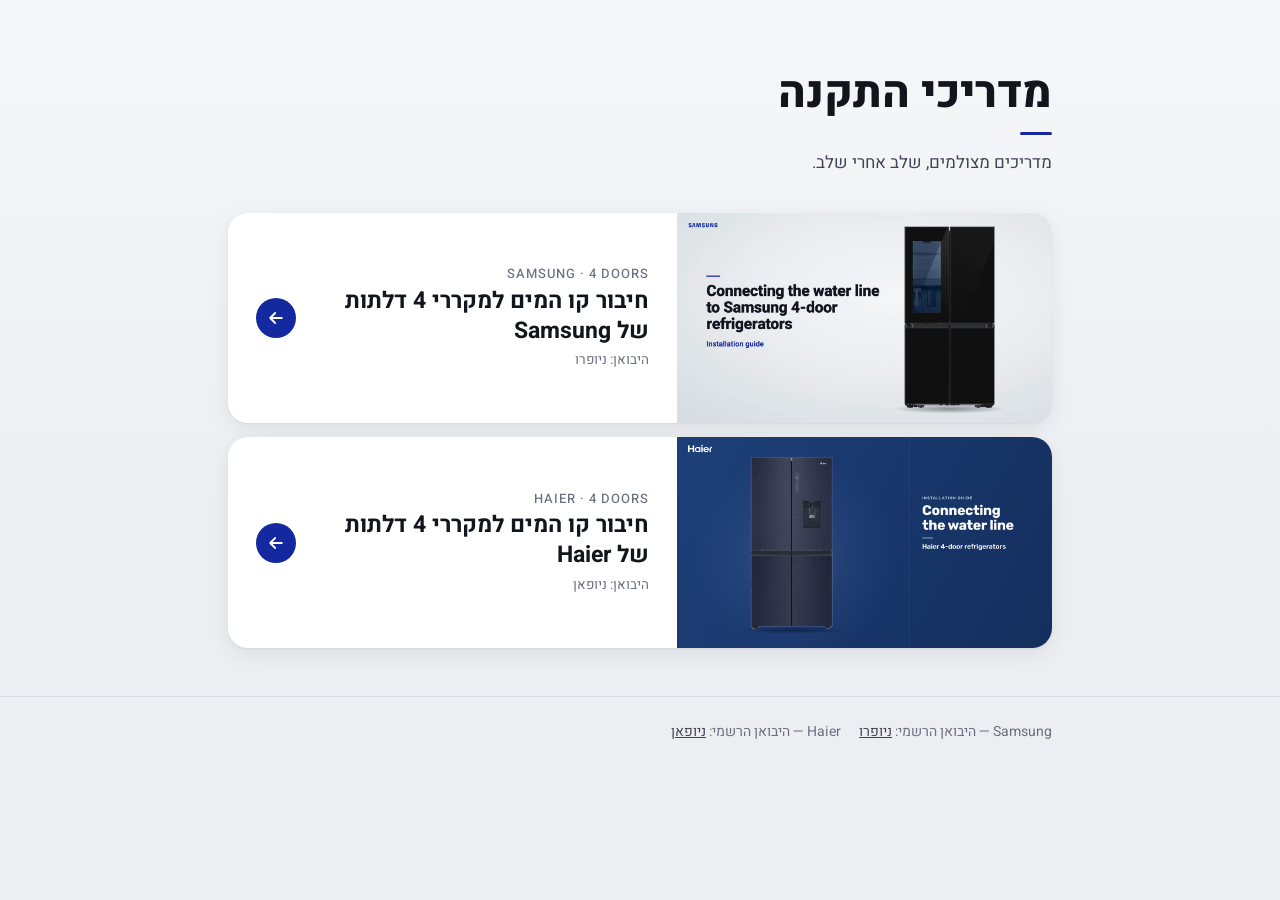
<file: index.html>
<!doctype html>
<html lang="he" dir="rtl">
<head>
<meta charset="utf-8">
<meta name="viewport" content="width=device-width, initial-scale=1, viewport-fit=cover">
<meta name="robots" content="noindex, nofollow">
<title>מדריכי התקנה</title>
<meta name="description" content="מדריכי התקנה מצולמים.">
<meta name="theme-color" content="#F5F6F9">
<link rel="icon" href="data:image/svg+xml,%3Csvg xmlns='http://www.w3.org/2000/svg' viewBox='0 0 32 32'%3E%3Crect width='32' height='32' rx='8' fill='%231428A0'/%3E%3Cpath d='M16 6s-7 7.6-7 12.6a7 7 0 0 0 14 0C23 13.6 16 6 16 6z' fill='%23fff'/%3E%3C/svg%3E">
<link rel="preconnect" href="https://fonts.googleapis.com">
<link rel="preconnect" href="https://fonts.gstatic.com" crossorigin>
<link href="https://fonts.googleapis.com/css2?family=Heebo:wght@400;500;700;800&display=swap" rel="stylesheet">
<style>
  :root {
    color-scheme: light;
    --bg: #ECEEF2; --bg-top: #F6F7F9; --surface: #FFFFFF; --ink: #12151C; --ink-2: #3F4554;
    --muted: #6A7080; --line: #DADEE6; --blue: #1428A0; --blue-50: #EEF1FB;
    --shadow: 0 1px 2px rgba(18, 21, 28, .05), 0 6px 22px rgba(18, 21, 28, .07);
  }
  *, *::before, *::after { box-sizing: border-box; }
  html { -webkit-text-size-adjust: 100%; text-size-adjust: 100%; }
  body {
    margin: 0; min-height: 100vh; background: linear-gradient(180deg, var(--bg-top) 0, var(--bg) 520px) var(--bg);
    color: var(--ink); font-family: "Heebo", system-ui, -apple-system, "Segoe UI", Arial, sans-serif; font-size: 17px; line-height: 1.6;
  }
  .wrap { width: 100%; max-width: 880px; margin-inline: auto; padding-inline: 16px; }
  header { padding: 40px 0 8px; }
  .eyebrow { margin: 0; color: var(--blue); font-weight: 700; font-size: 14px; }
  h1 { margin: 6px 0 0; font-size: clamp(30px, 8vw, 44px); line-height: 1.1; font-weight: 800; }
  .rule { width: 32px; height: 3px; border-radius: 2px; background: var(--blue); margin: 14px 0 14px; }
  header p.lead { margin: 0; color: var(--ink-2); }
  .list { list-style: none; margin: 28px 0 0; padding: 0; display: grid; gap: 14px; }
  .guide {
    display: grid; grid-template-columns: 1fr; text-decoration: none; color: inherit;
    background: var(--surface); border-radius: 20px; box-shadow: var(--shadow); overflow: hidden;
    transition: box-shadow .2s, transform .2s;
  }
  .guide:hover { box-shadow: 0 2px 4px rgba(18,21,28,.06), 0 14px 36px rgba(18,21,28,.12); transform: translateY(-1px); }
  .guide:focus-visible { outline: 3px solid #6F87FF; outline-offset: 3px; }
  .guide img { width: 100%; height: auto; display: block; aspect-ratio: 16 / 9; object-fit: cover; }
  .guide .txt { padding: 16px 18px 18px; display: flex; align-items: center; gap: 12px; }
  .guide .txt > div { flex: 1 1 auto; min-width: 0; }
  .guide .brand { display: block; font-size: 13px; color: var(--muted); font-weight: 500; direction: ltr; text-align: right; letter-spacing: .08em; }
  .guide h2 { margin: 2px 0 0; font-size: 20px; line-height: 1.3; font-weight: 700; }
  .guide .imp { display: block; margin-top: 4px; font-size: 13.5px; color: var(--muted); }
  footer .imps { display: flex; flex-wrap: wrap; gap: 6px 18px; margin: 0; padding: 0; list-style: none; }
  footer a { color: var(--ink-2); }
  .guide .go { flex: 0 0 40px; height: 40px; border-radius: 50%; background: var(--blue); color: #fff; display: grid; place-items: center; }
  .guide .go svg { width: 20px; height: 20px; }
  footer { margin: 48px 0 0; padding: 24px 0 36px; color: var(--muted); font-size: 14px; border-top: 1px solid var(--line); }
  @media (min-width: 720px) {
    .wrap { padding-inline: 28px; }
    header { padding-top: 64px; }
    .guide { grid-template-columns: minmax(0, 5fr) minmax(0, 6fr); align-items: center; }
    .guide .txt { padding: 24px 28px; }
    .guide h2 { font-size: 23px; }
  }
</style>
</head>
<body>
  <main class="wrap">
    <header>
      <h1>מדריכי התקנה</h1>
      <div class="rule"></div>
      <p class="lead">מדריכים מצולמים, שלב אחרי שלב.</p>
    </header>
    <ul class="list">
      <li>
        <a class="guide" href="samsung-rf65db970e22eu/">
          <img src="samsung-rf65db970e22eu/img/poster.jpg" width="1280" height="720" alt="">
          <div class="txt">
            <div>
              <span class="brand">SAMSUNG · 4 DOORS</span>
              <h2>חיבור קו המים למקררי 4 דלתות של Samsung</h2>
              <span class="imp">היבואן: ניופרו</span>
            </div>
            <span class="go" aria-hidden="true">
              <svg viewBox="0 0 24 24" fill="none" stroke="currentColor" stroke-width="2.2" stroke-linecap="round" stroke-linejoin="round"><path d="M19 12H5M11 6l-6 6 6 6"/></svg>
            </span>
          </div>
        </a>
      </li>
      <li>
        <a class="guide" href="haier-hrf-5800bs/">
          <img src="haier-hrf-5800bs/img/poster.jpg" width="1280" height="720" alt="">
          <div class="txt">
            <div>
              <span class="brand">HAIER · 4 DOORS</span>
              <h2>חיבור קו המים למקררי 4 דלתות של Haier</h2>
              <span class="imp">היבואן: ניופאן</span>
            </div>
            <span class="go" aria-hidden="true">
              <svg viewBox="0 0 24 24" fill="none" stroke="currentColor" stroke-width="2.2" stroke-linecap="round" stroke-linejoin="round"><path d="M19 12H5M11 6l-6 6 6 6"/></svg>
            </span>
          </div>
        </a>
      </li>
    </ul>
  </main>
  <footer>
    <div class="wrap"><ul class="imps"><li>Samsung — היבואן הרשמי: <a href="https://www.newpro.co.il/" target="_blank" rel="noopener">ניופרו</a></li><li>Haier — היבואן הרשמי: <a href="https://www.newpan.co.il/" target="_blank" rel="noopener">ניופאן</a></li></ul></div>
  </footer>
</body>
</html>
</file>
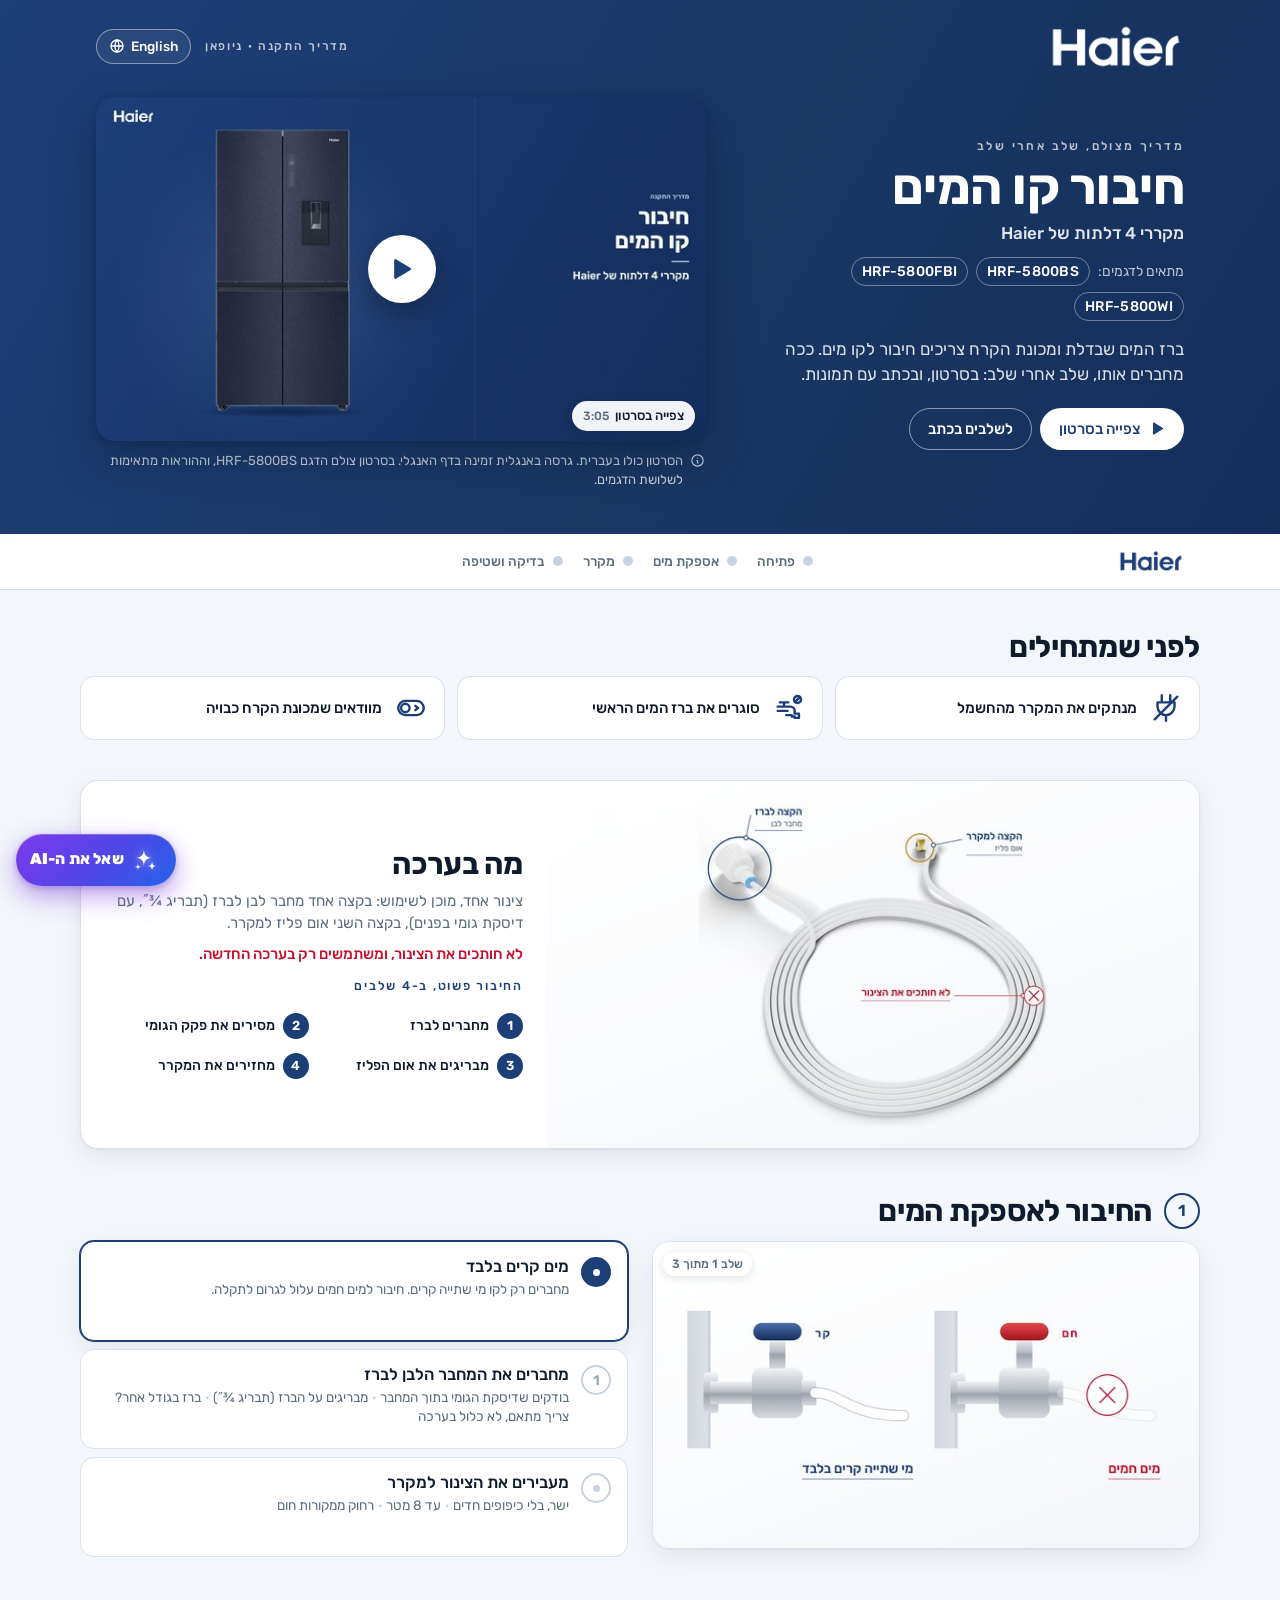
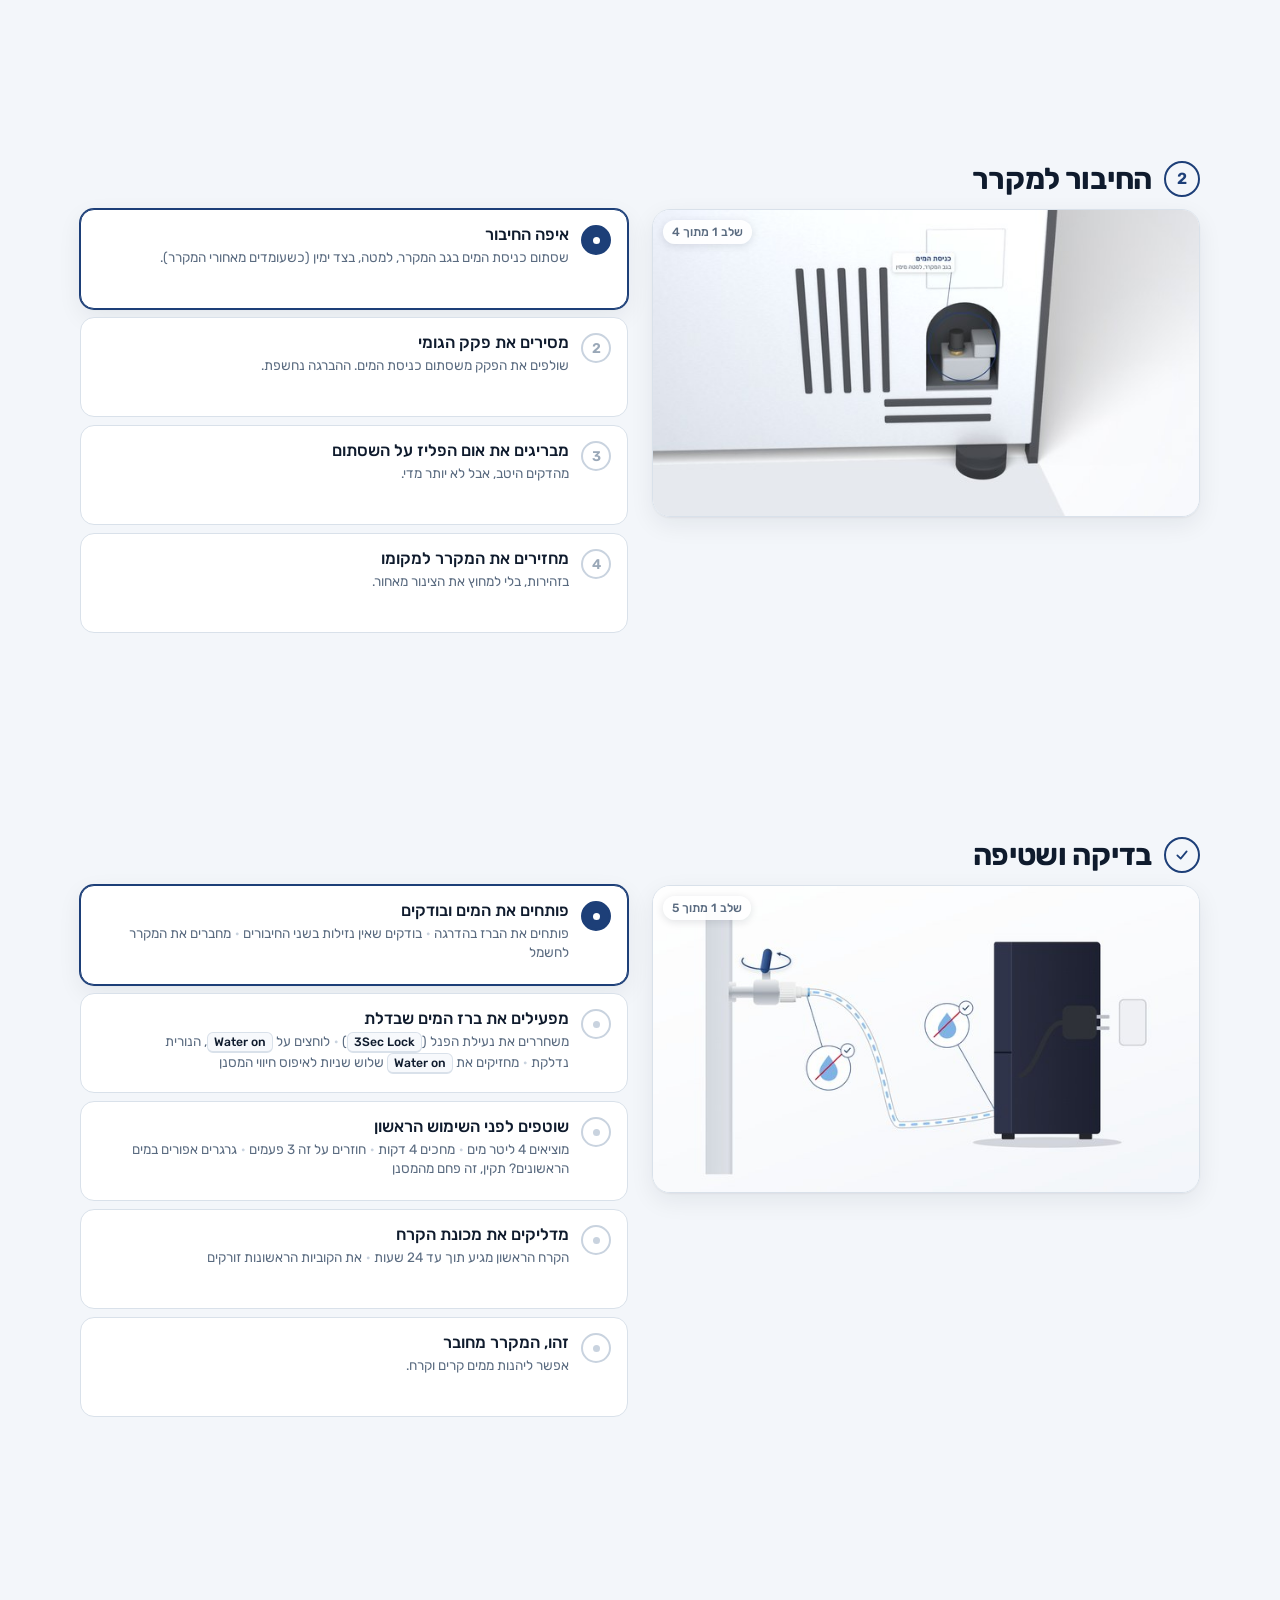
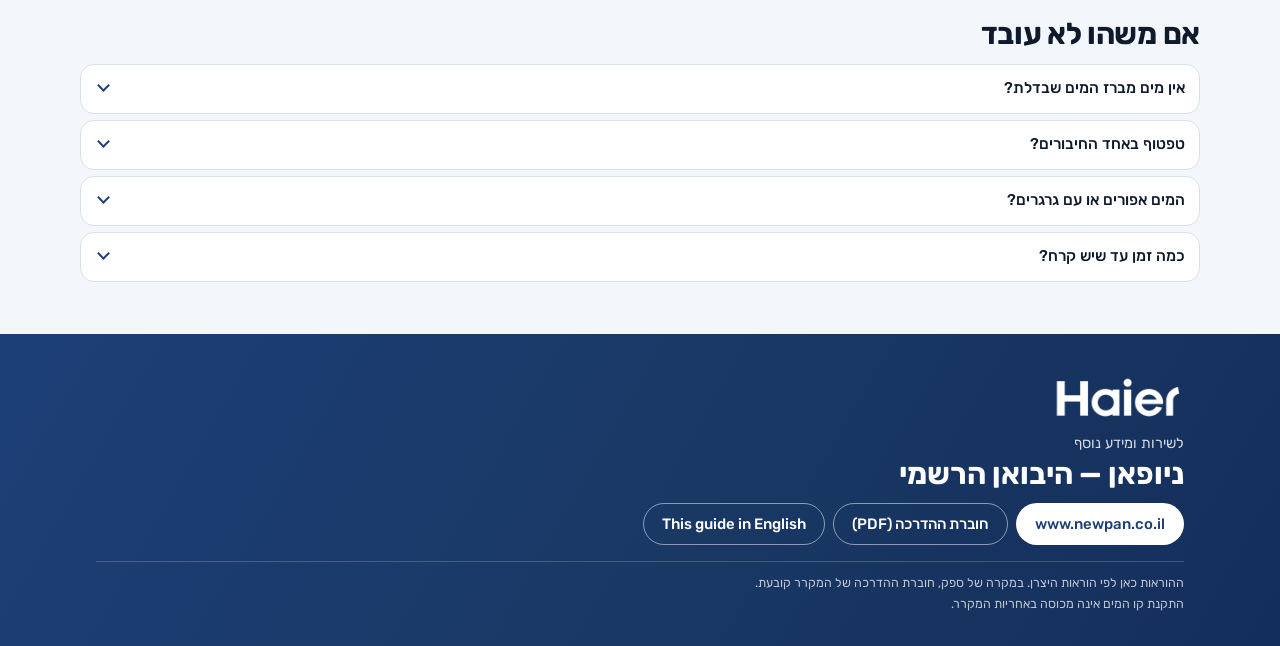
<file: haier-hrf-5800bs/index.html>
<!doctype html>
<html lang="he" dir="rtl">
<head>
<script>
/* Always open at the top (mobile + desktop): no browser scroll restoration,
   no jump to a #section left in the URL by an in-page link. */
(function () {
  try { if ("scrollRestoration" in history) history.scrollRestoration = "manual"; } catch (e) {}
  var moved = false;
  ["touchstart", "pointerdown", "wheel", "keydown"].forEach(function (t) {
    try { window.addEventListener(t, function () { moved = true; }, { capture: true, passive: true, once: true }); } catch (e) {}
  });
  function busy() { return !!(document.fullscreenElement || document.webkitFullscreenElement || window.__nlHold); }
  function top(force) {
    if (busy() || (moved && force !== true)) return;
    var h = document.documentElement, prev = h.style.scrollBehavior;
    h.style.scrollBehavior = "auto";
    window.scrollTo(0, 0);
    h.style.scrollBehavior = prev;
  }
  if (location.hash) { try { history.replaceState(null, "", location.pathname + location.search); } catch (e) {} }
  top();
  document.addEventListener("DOMContentLoaded", top);
  window.addEventListener("load", function () { top(); setTimeout(top, 0); });
  window.addEventListener("pageshow", function (e) { if (e.persisted) top(true); });
})();
</script>
<meta charset="utf-8">
<script>
  /* ================================================================
     הגדרות הדף — זה המקום היחיד שצריך לשנות
     VIDEO_URL: ריק = פוסטר בלבד. קישור YouTube = נגן YouTube מוטמע. כל קישור אחר (‎.mp4) = נגן <video>.
     VIDEO_URL_VERTICAL: אותו סרטון לאורך (9:16). כשהוא קיים, "הפעלה" שואלת "איך לצפות?". ריק או חסר = מנגנים לרוחב ישר.
     הסרטון כרגע (v2.2) בקריינות אנגלית עם כתוביות בעברית; כשתהיה גרסה עברית מחליפים כאן את שני הקישורים.
     MANUAL_URL: קישור ל-PDF של חוברת ההדרכה (ריק = הכפתור לא מוצג).
     SERVICE_PHONE: טלפון שירות (ריק = השורה לא מוצגת; בפוטר יש קישור לאתר ניופאן).
     ASSET_BASE: הנתיב לתיקיית הדף (img/, video/). כאן ריק; בדף האנגלי "../".
     ================================================================ */
  var VIDEO_URL = "video/water-line-he.mp4?v=2.6";
  var VIDEO_URL_VERTICAL = "video/water-line-he-vertical.mp4?v=2.6";
  var MANUAL_URL = "";
  var SERVICE_PHONE = "";
  var ASSET_BASE = "";
  var VIDEO_POSTER = "img/he/poster.jpg";
  var GUIDE_TEXT = {
    videoSoon: "הסרטון יעלה בקרוב",
    videoSoonShort: "הסרטון בקרוב",
    videoTitle: "סרטון: חיבור קו המים למקררי 4 דלתות של Haier",
    videoVertical: " (לאורך)",
    stepOf: "שלב {i} מתוך {n}"
  };
  document.documentElement.className += " js";
</script>
<meta name="viewport" content="width=device-width, initial-scale=1, viewport-fit=cover">
<meta name="robots" content="noindex, nofollow">
<title>חיבור קו המים · מקררי 4 דלתות של Haier</title>
<meta name="description" content="מדריך מצולם, שלב אחרי שלב: חיבור קו המים למקררי 4 דלתות של Haier (HRF-5800BS, HRF-5800FBI, HRF-5800WI) — מה בערכה, חיבור לברז ולמקרר, בדיקה ושטיפה. ניופאן, היבואן הרשמי.">
<link rel="canonical" href="https://mlb-code.github.io/newpan-guides/haier-hrf-5800bs/">
<link rel="alternate" hreflang="he" href="https://mlb-code.github.io/newpan-guides/haier-hrf-5800bs/">
<link rel="alternate" hreflang="en" href="https://mlb-code.github.io/newpan-guides/haier-hrf-5800bs/en/">
<link rel="alternate" hreflang="x-default" href="https://mlb-code.github.io/newpan-guides/haier-hrf-5800bs/">
<meta name="theme-color" content="#1D3F78">
<meta property="og:type" content="website">
<meta property="og:locale" content="he_IL">
<meta property="og:locale:alternate" content="en_US">
<meta property="og:title" content="חיבור קו המים · מקררי 4 דלתות של Haier">
<meta property="og:description" content="מדריך מצולם, שלב אחרי שלב. ניופאן — היבואן הרשמי.">
<meta property="og:image" content="https://mlb-code.github.io/newpan-guides/haier-hrf-5800bs/img/he/poster.jpg?v=2.6">
<meta property="og:image:width" content="1280">
<meta property="og:image:height" content="720">
<link rel="icon" href="data:image/svg+xml,%3Csvg xmlns='http://www.w3.org/2000/svg' viewBox='0 0 32 32'%3E%3Crect width='32' height='32' rx='8' fill='%231D3F78'/%3E%3Cpath d='M16 6s-7 7.6-7 12.6a7 7 0 0 0 14 0C23 13.6 16 6 16 6z' fill='%23fff'/%3E%3C/svg%3E">
<link rel="preconnect" href="https://fonts.googleapis.com">
<link rel="preconnect" href="https://fonts.gstatic.com" crossorigin>
<link href="https://fonts.googleapis.com/css2?family=Rubik:wght@400;500;600;700&display=swap" rel="stylesheet">
<link rel="stylesheet" href="haier.css">
</head>
<body>
<div class="page" id="page">

  <!-- ===== hero: the opening card ===== -->
  <header class="hero" id="top">
    <div class="wrap">
      <div class="hero-top">
        <img class="logo" src="img/logo-haier-white.png" srcset="img/logo-haier-white-300.png 300w, img/logo-haier-white.png 600w" sizes="140px" width="600" height="216" alt="Haier">
        <div class="side">
          <span class="tag">מדריך התקנה · ניופאן</span>
          <a class="lang-switch" id="langSwitch" href="en/" hreflang="en" lang="en" dir="ltr" title="This guide in English"><svg viewBox="0 0 24 24" fill="none" stroke="currentColor" stroke-width="1.9" stroke-linecap="round" stroke-linejoin="round" aria-hidden="true"><circle cx="12" cy="12" r="9"/><path d="M3 12h18M12 3a14 14 0 0 1 0 18M12 3a14 14 0 0 0 0 18"/></svg>English</a>
        </div>
      </div>
      <div class="hero-grid">
        <div class="hero-copy">
          <p class="eyebrow">מדריך מצולם, שלב אחרי שלב</p>
          <h1>חיבור קו המים</h1>
          <p class="model">מקררי 4 דלתות של <span class="ltr">Haier</span></p>
          <p class="models" aria-label="דגמים מתאימים"><span class="ml">מתאים לדגמים:</span> <span class="chip ltr">HRF-5800BS</span> <span class="chip ltr">HRF-5800FBI</span> <span class="chip ltr">HRF-5800WI</span></p>
          <p class="lead">ברז המים שבדלת ומכונת הקרח צריכים חיבור לקו מים. ככה מחברים אותו, שלב אחרי שלב: בסרטון, ובכתב עם תמונות.</p>
          <div class="hero-cta">
            <a class="btn btn-white" id="watch" href="#player"><svg viewBox="0 0 24 24" fill="currentColor" aria-hidden="true"><path d="M7 4.5v15a1 1 0 0 0 1.5.86l12.5-7.5a1 1 0 0 0 0-1.72L8.5 3.64A1 1 0 0 0 7 4.5z"/></svg>צפייה בסרטון</a>
            <a class="btn btn-ghost" href="#intro">לשלבים בכתב</a>
          </div>
        </div>
        <div class="hero-stage">
          <figure class="player" id="player" aria-label="סרטון ההדרכה">
            <img class="poster" src="img/he/poster.jpg" srcset="img/he/poster-640.jpg 640w, img/he/poster.jpg 1280w" sizes="(min-width: 900px) 640px, 100vw" width="1280" height="720" alt="כרטיס הפתיחה של הסרטון: מקרר 4 דלתות של Haier על רקע כחול" fetchpriority="high">
            <button class="play" id="play" type="button" aria-label="הפעלת סרטון ההדרכה">
              <svg viewBox="0 0 24 24" fill="currentColor" aria-hidden="true"><path d="M7 4.5v15a1 1 0 0 0 1.5.86l12.5-7.5a1 1 0 0 0 0-1.72L8.5 3.64A1 1 0 0 0 7 4.5z"/></svg>
            </button>
            <span class="play-meta" id="play-meta">צפייה בסרטון <small class="ltr" id="play-len">3:05</small></span>
            <button class="close" id="close" type="button" hidden>
              <svg viewBox="0 0 24 24" fill="none" stroke="currentColor" stroke-width="2.4" stroke-linecap="round" aria-hidden="true"><path d="M6 6l12 12M18 6L6 18"/></svg><span class="close-t">סגירה</span>
            </button>
            <div class="chooser" id="chooser" role="dialog" aria-labelledby="chT" hidden>
              <button class="ch-x" id="chX" type="button" aria-label="ביטול"><svg viewBox="0 0 24 24" fill="none" stroke="currentColor" stroke-width="2.4" stroke-linecap="round" aria-hidden="true"><path d="M6 6l12 12M18 6L6 18"/></svg></button>
              <p class="ch-t" id="chT">איך לצפות?</p>
              <div class="ch-opts">
                <button class="ch-o" id="chV" type="button">
                  <svg viewBox="0 0 30 48" aria-hidden="true"><rect x="2.5" y="2.5" width="25" height="43" rx="5.5" fill="#fff" stroke="currentColor" stroke-width="2.6"/><path d="M11.5 18.5v11a.9.9 0 0 0 1.35.78l9.3-5.5a.9.9 0 0 0 0-1.56l-9.3-5.5a.9.9 0 0 0-1.35.78z" fill="currentColor"/></svg>
                  <b>לאורך</b><small>מותאם לטלפון</small>
                </button>
                <button class="ch-o" id="chH" type="button">
                  <svg viewBox="0 0 64 48" aria-hidden="true"><rect x="2.5" y="8.5" width="59" height="31" rx="5.5" fill="#fff" stroke="currentColor" stroke-width="2.6"/><path d="M27.5 18.5v11a.9.9 0 0 0 1.35.78l9.3-5.5a.9.9 0 0 0 0-1.56l-9.3-5.5a.9.9 0 0 0-1.35.78z" fill="currentColor"/></svg>
                  <b>לרוחב</b><small>מסך רחב</small>
                </button>
              </div>
            </div>
          </figure>
          <p class="player-note" id="player-note"><svg viewBox="0 0 24 24" fill="none" stroke="currentColor" stroke-width="1.8" stroke-linecap="round" stroke-linejoin="round" aria-hidden="true"><circle cx="12" cy="12" r="9"/><path d="M12 8h.01M11 12h1v4h1"/></svg><span>הסרטון כולו בעברית. גרסה באנגלית זמינה בדף האנגלי. בסרטון צולם הדגם <span class="ltr">HRF-5800BS</span>, וההוראות מתאימות לשלושת הדגמים.</span></p>
        </div>
      </div>
    </div>
  </header>

  <!-- ===== progress dots ===== -->
  <nav class="dots" id="dotsNav" aria-label="פרקי המדריך">
    <div class="wrap">
      <img class="mini" src="img/logo-haier-blue.png" srcset="img/logo-haier-blue-300.png 300w, img/logo-haier-blue.png 600w" sizes="70px" width="600" height="216" alt="">
      <ol>
        <li data-secs="intro,kit"><a href="#intro"><i class="d"></i><span>פתיחה</span></a></li>
        <li data-secs="supply"><a href="#supply"><i class="d"></i><span>אספקת מים</span></a></li>
        <li data-secs="fridge"><a href="#fridge"><i class="d"></i><span>מקרר</span></a></li>
        <li data-secs="check,faq"><a href="#check"><i class="d"></i><span>בדיקה ושטיפה</span></a></li>
      </ol>
      <span class="spacer" aria-hidden="true"></span>
    </div>
  </nav>

  <main>
    <!-- ===== before you start ===== -->
    <section class="sec wrap" id="intro">
      <div class="sec-head rv"><h2 class="t2">לפני שמתחילים</h2></div>
      <ul class="prep rv">
        <li><svg viewBox="0 0 24 24" fill="none" stroke="currentColor" stroke-width="1.7" stroke-linecap="round" stroke-linejoin="round" aria-hidden="true"><path d="M9 3v5M15 3v5M6 8h12v3a6 6 0 0 1-12 0V8zM12 17v4M4 20l16-16"/></svg><span>מנתקים את המקרר מהחשמל</span></li>
        <li><svg viewBox="0 0 24 24" fill="none" stroke="currentColor" stroke-width="1.7" stroke-linecap="round" stroke-linejoin="round" aria-hidden="true"><path d="M4 11h9a3 3 0 0 1 3 3v2h3v3h-3v-1h-2v-1h-4M8.5 11V8M5.5 8h6M11 14H4"/><circle cx="18" cy="6" r="2.5"/><path d="M16.2 7.8l3.6-3.6"/></svg><span>סוגרים את ברז המים הראשי</span></li>
        <li><svg viewBox="0 0 24 24" fill="none" stroke="currentColor" stroke-width="1.7" stroke-linecap="round" stroke-linejoin="round" aria-hidden="true"><rect x="3" y="7" width="18" height="10" rx="5"/><circle cx="8" cy="12" r="3"/><path d="M15 10.5l2 1.5-2 1.5"/></svg><span>מוודאים שמכונת הקרח כבויה</span></li>
      </ul>
    </section>

    <!-- ===== in the kit + the 4 steps ===== -->
    <section class="sec wrap" id="kit">
      <div class="card kit rv">
        <img src="img/he/kit.jpg" srcset="img/he/kit-640.jpg 640w, img/he/kit.jpg 1280w" sizes="(min-width: 900px) 640px, 100vw" width="1280" height="720" alt="ערכת קו המים: צינור לבן מגולגל; תווית על הקצה לברז (מחבר לבן) ועל הקצה למקרר (אום פליז); 'לא חותכים את הצינור'" loading="lazy">
        <div class="kit-txt">
          <h2 class="t2">מה בערכה</h2>
          <p>צינור אחד, מוכן לשימוש: בקצה אחד מחבר לבן לברז (תבריג ¾″, עם דיסקת גומי בפנים), בקצה השני אום פליז למקרר.</p>
          <p class="warn">לא חותכים את הצינור, ומשתמשים רק בערכה החדשה.</p>
          <div class="four-t">החיבור פשוט, ב-4 שלבים</div>
          <ol class="four">
            <li><a href="#s1"><span class="mk" aria-hidden="true">1</span>מחברים לברז</a></li>
            <li><a href="#s2"><span class="mk" aria-hidden="true">2</span>מסירים את פקק הגומי</a></li>
            <li><a href="#s3"><span class="mk" aria-hidden="true">3</span>מבריגים את אום הפליז</a></li>
            <li><a href="#s4"><span class="mk" aria-hidden="true">4</span>מחזירים את המקרר</a></li>
          </ol>
        </div>
      </div>
    </section>

    <!-- ===== part 1: water supply ===== -->
    <section class="chap wrap" id="supply" data-chap>
      <div class="sec-head rv"><span class="n" aria-hidden="true">1</span><h2 class="t2">החיבור לאספקת המים</h2></div>
      <div class="split">
        <div class="stage-wrap">
          <figure class="stage" aria-live="polite">
            <img class="shot is-on" data-shot="cold" src="img/he/cold-only.jpg" srcset="img/he/cold-only-640.jpg 640w, img/he/cold-only.jpg 1280w" sizes="(min-width: 900px) 640px, 100vw" width="1280" height="720" alt="ברז מים קרים עם סימן וי, ברז מים חמים עם סימן איקס">
            <img class="shot" data-shot="tap" src="img/he/tap.jpg" srcset="img/he/tap-640.jpg 640w, img/he/tap.jpg 1280w" sizes="(min-width: 900px) 640px, 100vw" width="1280" height="720" alt="המחבר הלבן מתברג על ברז המים; תווית: תבריג שלושה רבעי אינץ'" loading="lazy">
            <img class="shot" data-shot="route" src="img/he/route.jpg" srcset="img/he/route-640.jpg 640w, img/he/route.jpg 1280w" sizes="(min-width: 900px) 640px, 100vw" width="1280" height="720" alt="צינור ישר עם וי, צינור מכופף עם איקס, רדיאטור עם איקס, וקו מידה: עד 8 מטר" loading="lazy">
            <span class="cnt" aria-hidden="true"></span>
          </figure>
        </div>
        <ol class="steps">
          <li class="step is-on"><button class="step-btn" type="button" data-shot="cold" aria-current="true"><span class="mk dot" aria-hidden="true"></span><span class="st"><b>מים קרים בלבד</b><small>מחברים רק לקו מי שתייה קרים. חיבור למים חמים עלול לגרום לתקלה.</small></span></button></li>
          <li class="step" id="s1"><button class="step-btn" type="button" data-shot="tap"><span class="mk" aria-hidden="true">1</span><span class="st"><b>מחברים את המחבר הלבן לברז</b><small>בודקים שדיסקת הגומי בתוך המחבר<span class="sep">·</span>מבריגים על הברז (תבריג ¾″)<span class="sep">·</span>ברז בגודל אחר? צריך מתאם, לא כלול בערכה</small></span></button></li>
          <li class="step"><button class="step-btn" type="button" data-shot="route"><span class="mk dot" aria-hidden="true"></span><span class="st"><b>מעבירים את הצינור למקרר</b><small>ישר, בלי כיפופים חדים<span class="sep">·</span>עד 8 מטר<span class="sep">·</span>רחוק ממקורות חום</small></span></button></li>
        </ol>
      </div>
    </section>

    <!-- ===== part 2: refrigerator ===== -->
    <section class="chap wrap" id="fridge" data-chap>
      <div class="sec-head rv"><span class="n" aria-hidden="true">2</span><h2 class="t2">החיבור למקרר</h2></div>
      <div class="split">
        <div class="stage-wrap">
          <figure class="stage" aria-live="polite">
            <img class="shot is-on" data-shot="inlet" src="img/he/inlet.jpg" srcset="img/he/inlet-640.jpg 640w, img/he/inlet.jpg 1280w" sizes="(min-width: 900px) 640px, 100vw" width="1280" height="720" alt="גב המקרר, עיגול סביב שסתום כניסת המים בפינה התחתונה" loading="lazy">
            <img class="shot" data-shot="cap" src="img/he/cap.jpg" srcset="img/he/cap-640.jpg 640w, img/he/cap.jpg 1280w" sizes="(min-width: 900px) 640px, 100vw" width="1280" height="720" alt="תקריב על השסתום אחרי הסרת פקק הגומי: הברגת פליז חשופה" loading="lazy">
            <img class="shot" data-shot="nut" src="img/he/nut.jpg" srcset="img/he/nut-640.jpg 640w, img/he/nut.jpg 1280w" sizes="(min-width: 900px) 640px, 100vw" width="1280" height="720" alt="אום הפליז של הצינור מוברג על השסתום" loading="lazy">
            <img class="shot" data-shot="push" src="img/he/push.jpg" srcset="img/he/push-640.jpg 640w, img/he/push.jpg 1280w" sizes="(min-width: 900px) 640px, 100vw" width="1280" height="720" alt="המקרר חוזר למקומו ליד הקיר, הצינור מאחוריו לא נמחץ" loading="lazy">
            <span class="cnt" aria-hidden="true"></span>
          </figure>
        </div>
        <ol class="steps">
          <li class="step is-on"><button class="step-btn" type="button" data-shot="inlet" aria-current="true"><span class="mk dot" aria-hidden="true"></span><span class="st"><b>איפה החיבור</b><small>שסתום כניסת המים בגב המקרר, למטה, בצד ימין (כשעומדים מאחורי המקרר).</small></span></button></li>
          <li class="step" id="s2"><button class="step-btn" type="button" data-shot="cap"><span class="mk" aria-hidden="true">2</span><span class="st"><b>מסירים את פקק הגומי</b><small>שולפים את הפקק משסתום כניסת המים. ההברגה נחשפת.</small></span></button></li>
          <li class="step" id="s3"><button class="step-btn" type="button" data-shot="nut"><span class="mk" aria-hidden="true">3</span><span class="st"><b>מבריגים את אום הפליז על השסתום</b><small>מהדקים היטב, אבל לא יותר מדי.</small></span></button></li>
          <li class="step" id="s4"><button class="step-btn" type="button" data-shot="push"><span class="mk" aria-hidden="true">4</span><span class="st"><b>מחזירים את המקרר למקומו</b><small>בזהירות, בלי למחוץ את הצינור מאחור.</small></span></button></li>
        </ol>
      </div>
    </section>

    <!-- ===== check & flush ===== -->
    <section class="chap wrap" id="check" data-chap>
      <div class="sec-head rv"><span class="n" aria-hidden="true"><svg viewBox="0 0 30 30"><path d="M8,15.5 l5,5 l9,-11" fill="none" stroke="currentColor" stroke-width="2.6" stroke-linecap="round" stroke-linejoin="round"/></svg></span><h2 class="t2">בדיקה ושטיפה</h2></div>
      <div class="split">
        <div class="stage-wrap">
          <figure class="stage" aria-live="polite">
            <img class="shot is-on" data-shot="check" src="img/he/check.jpg" srcset="img/he/check-640.jpg 640w, img/he/check.jpg 1280w" sizes="(min-width: 900px) 640px, 100vw" width="1280" height="720" alt="הברז נפתח, סימני בדיקה בשני החיבורים, והמקרר מחובר לחשמל" loading="lazy">
            <img class="shot" data-shot="panel" src="img/he/panel.jpg" srcset="img/he/panel-640.jpg 640w, img/he/panel.jpg 1280w" sizes="(min-width: 900px) 640px, 100vw" width="1280" height="720" alt="פנל התצוגה של המקרר, עם תוויות על הלחצנים Water on ו-3Sec Lock" loading="lazy">
            <img class="shot" data-shot="flush" src="img/he/flush.jpg" srcset="img/he/flush-640.jpg 640w, img/he/flush.jpg 1280w" sizes="(min-width: 900px) 640px, 100vw" width="1280" height="720" alt="שטיפה: כוס מתמלאת, 4 ליטר, המתנה 4 דקות, שלוש פעמים" loading="lazy">
            <img class="shot" data-shot="ice" src="img/he/ice.jpg" srcset="img/he/ice-640.jpg 640w, img/he/ice.jpg 1280w" sizes="(min-width: 900px) 640px, 100vw" width="1280" height="720" alt="פנל התצוגה עם לחצן מכונת הקרח דולק, שעון 24 שעות וקוביות ראשונות לפח" loading="lazy">
            <img class="shot" data-shot="done" src="img/he/done.jpg" srcset="img/he/done-640.jpg 640w, img/he/done.jpg 1280w" sizes="(min-width: 900px) 640px, 100vw" width="1280" height="720" alt="חזית המקרר, ולידו כוס עם מים וקרח" loading="lazy">
            <span class="cnt" aria-hidden="true"></span>
          </figure>
        </div>
        <ol class="steps">
          <li class="step is-on"><button class="step-btn" type="button" data-shot="check" aria-current="true"><span class="mk dot" aria-hidden="true"></span><span class="st"><b>פותחים את המים ובודקים</b><small>פותחים את הברז בהדרגה<span class="sep">·</span>בודקים שאין נזילות בשני החיבורים<span class="sep">·</span>מחברים את המקרר לחשמל</small></span></button></li>
          <li class="step"><button class="step-btn" type="button" data-shot="panel"><span class="mk dot" aria-hidden="true"></span><span class="st"><b>מפעילים את ברז המים שבדלת</b><small>משחררים את נעילת הפנל (<span class="kbd">3Sec Lock</span>)<span class="sep">·</span>לוחצים על <span class="kbd">Water on</span>, הנורית נדלקת<span class="sep">·</span>מחזיקים את <span class="kbd">Water on</span> שלוש שניות לאיפוס חיווי המסנן</small></span></button></li>
          <li class="step"><button class="step-btn" type="button" data-shot="flush"><span class="mk dot" aria-hidden="true"></span><span class="st"><b>שוטפים לפני השימוש הראשון</b><small>מוציאים 4 ליטר מים<span class="sep">·</span>מחכים 4 דקות<span class="sep">·</span>חוזרים על זה 3 פעמים<span class="sep">·</span>גרגרים אפורים במים הראשונים? תקין, זה פחם מהמסנן</small></span></button></li>
          <li class="step"><button class="step-btn" type="button" data-shot="ice"><span class="mk dot" aria-hidden="true"></span><span class="st"><b>מדליקים את מכונת הקרח</b><small>הקרח הראשון מגיע תוך עד 24 שעות<span class="sep">·</span>את הקוביות הראשונות זורקים</small></span></button></li>
          <li class="step" id="done"><button class="step-btn" type="button" data-shot="done"><span class="mk dot" aria-hidden="true"></span><span class="st"><b>זהו, המקרר מחובר</b><small>אפשר ליהנות ממים קרים וקרח.</small></span></button></li>
        </ol>
      </div>
    </section>

    <!-- ===== FAQ ===== -->
    <section class="sec wrap" id="faq">
      <div class="sec-head rv"><h2 class="t2">אם משהו לא עובד</h2></div>
      <div class="faq rv">
        <details>
          <summary>אין מים מברז המים שבדלת?</summary>
          <div class="a">
            <p>בודקים לפי הסדר:</p>
            <ol>
              <li>הפנל לא נעול (לחיצה ארוכה על <span class="kbd">3Sec Lock</span> משחררת).</li>
              <li>הזרמת המים פעילה: לוחצים על <span class="kbd">Water on</span>, והנורית דולקת.</li>
              <li>ברז המים הראשי פתוח.</li>
              <li>המקרר מחובר לחשמל.</li>
              <li>הדלת הימנית של תא הקירור סגורה. כשהיא פתוחה לא יוצאים מים, גם כשההזרמה פעילה.</li>
            </ol>
          </div>
        </details>
        <details>
          <summary>טפטוף באחד החיבורים?</summary>
          <div class="a"><p>סוגרים את ברז המים הראשי. בחיבור לברז בודקים שדיסקת הגומי יושבת בתוך המחבר הלבן; בגב המקרר מהדקים שוב את אום הפליז, חזק אבל לא יותר מדי. פותחים את הברז בהדרגה ובודקים שוב.</p></div>
        </details>
        <details>
          <summary>המים אפורים או עם גרגרים?</summary>
          <div class="a"><p>במים הראשונים זה תקין: פחם מהמסנן החדש. ממשיכים בשטיפה (4 ליטר, המתנה של 4 דקות, שלוש פעמים) עד שהמים צלולים.</p></div>
        </details>
        <details>
          <summary>כמה זמן עד שיש קרח?</summary>
          <div class="a"><p>עד 24 שעות מהרגע שמדליקים את מכונת הקרח. את הקוביות הראשונות זורקים.</p></div>
        </details>
      </div>
    </section>
  </main>
</div>

<!-- ===== footer: the end card ===== -->
<footer class="site-footer" id="siteFooter">
  <div class="wrap">
    <img class="logo" src="img/logo-haier-white.png" srcset="img/logo-haier-white-300.png 300w, img/logo-haier-white.png 600w" sizes="140px" width="600" height="216" alt="Haier">
    <p class="f-lead">לשירות ומידע נוסף</p>
    <p class="f-name">ניופאן — היבואן הרשמי</p>
    <div class="f-actions">
      <a class="btn btn-white ltr" href="https://www.newpan.co.il/" target="_blank" rel="noopener">www.newpan.co.il</a>
      <a class="btn btn-ghost" id="manual-btn" href="#" target="_blank" rel="noopener" hidden>חוברת ההדרכה (PDF)</a>
      <a class="btn btn-ghost" href="en/" hreflang="en" lang="en" dir="ltr">This guide in English</a>
    </div>
    <p class="phone" id="phoneRow" hidden>שירות לקוחות: <span id="phone"></span></p>
    <div class="f-small">
      <p>ההוראות כאן לפי הוראות היצרן. במקרה של ספק, חוברת ההדרכה של המקרר קובעת.</p>
      <p>התקנת קו המים אינה מכוסה באחריות המקרר.</p>
    </div>
  </div>
</footer>

<div class="vo" id="vo" role="dialog" aria-modal="true" aria-label="סרטון ההדרכה, לאורך" hidden>
  <button class="vo-x" id="voClose" type="button"><svg viewBox="0 0 24 24" fill="none" stroke="currentColor" stroke-width="2.4" stroke-linecap="round" aria-hidden="true"><path d="M6 6l12 12M18 6L6 18"/></svg>סגירה</button>
</div>

<script src="haier.js" defer></script>
<script src="../assistant/assistant.js?v=6" data-product="haier" data-lang="he" defer></script>
</body>
</html>
</file>
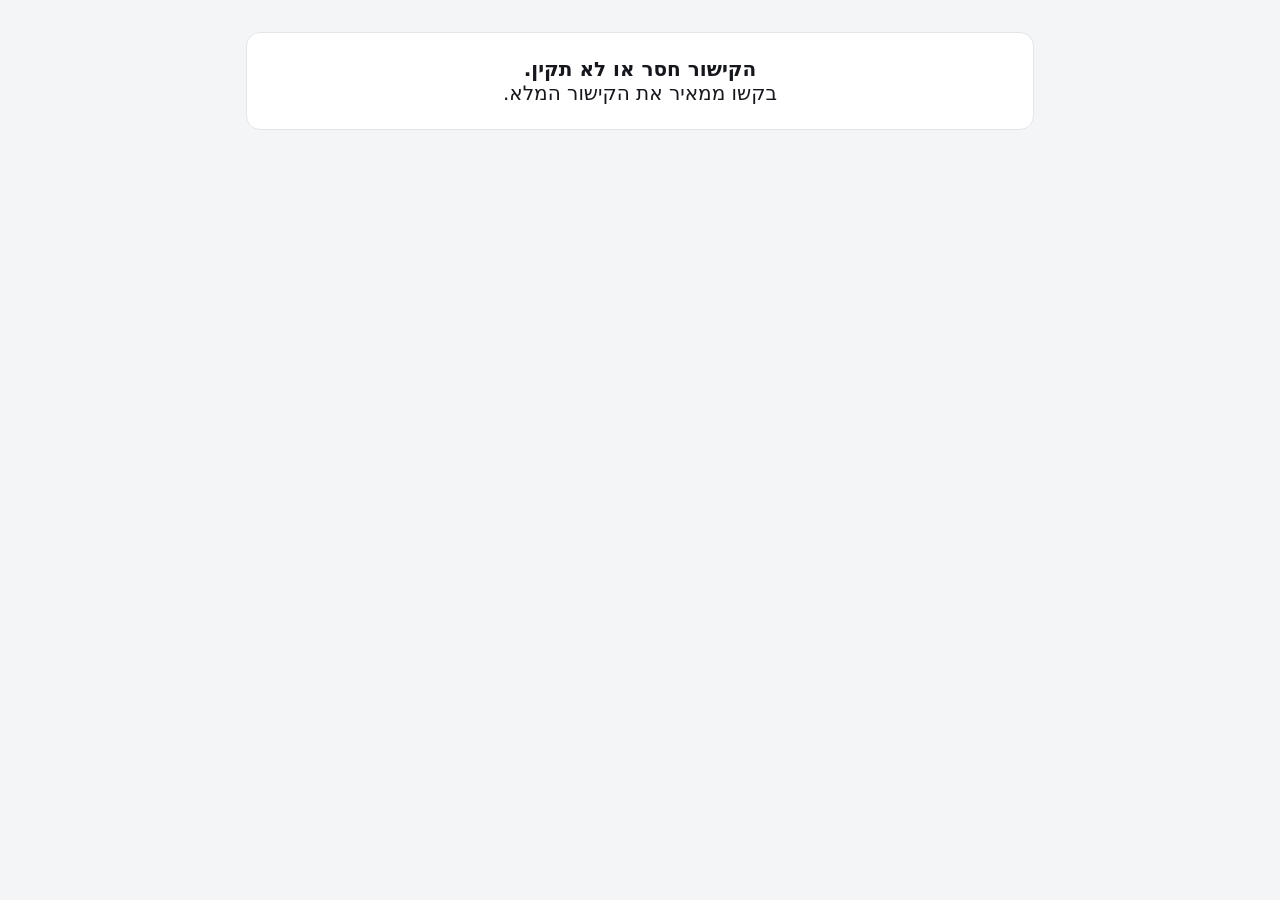
<file: rec-h7k2q9/index.html>
<!doctype html>
<html lang="he" dir="rtl">
<head>
<meta charset="utf-8">
<meta name="viewport" content="width=device-width, initial-scale=1">
<meta name="robots" content="noindex, nofollow">
<meta name="referrer" content="no-referrer">
<link rel="icon" href="data:image/svg+xml,%3Csvg xmlns=%22http://www.w3.org/2000/svg%22 viewBox=%220 0 100 100%22%3E%3Ctext y=%22.9em%22 font-size=%2290%22%3E🎙%3C/text%3E%3C/svg%3E">
<title>הקלטת קריינות · Haier</title>
<style>
:root{--bg:#f4f5f7;--card:#fff;--ink:#15171c;--muted:#5d6470;--line:#e2e5ea;--acc:#0b5cad;--rec:#d22a2a;--ok:#18804a;--soft:#eef3fa;--warn:#c98a00}
*{box-sizing:border-box}
html,body{margin:0;background:var(--bg);color:var(--ink);font-family:system-ui,-apple-system,"Segoe UI","Heebo",Arial,sans-serif;-webkit-text-size-adjust:100%}
.wrap{max-width:820px;margin:0 auto;padding:16px 16px 40px}
.ltr{direction:ltr;unicode-bidi:isolate}
.top{display:flex;align-items:baseline;justify-content:space-between;gap:12px}
.top h1{font-size:20px;margin:0}
.count{font-weight:700;color:var(--muted);white-space:nowrap}
.tip{margin:4px 0 8px;color:var(--muted);font-size:15px}
.tools{display:flex;gap:14px;margin:0 0 10px;flex-wrap:wrap;align-items:center}
.bar{height:6px;border-radius:99px;background:var(--line);overflow:hidden;margin-bottom:14px}
.bar i{display:block;height:100%;width:0;background:var(--ok);transition:width .3s}
.stage{position:relative;border-radius:12px;overflow:hidden;background:#000;aspect-ratio:16/9}
.stage video{width:100%;height:100%;display:block;object-fit:contain}
.ov{position:absolute;inset:0;display:none;place-items:center;text-align:center;color:#fff;font-weight:700;padding:16px}
.ov.show{display:grid}
#cnt{font-size:84px;background:rgba(0,0,0,.45)}
#endOv{font-size:20px;background:rgba(0,0,0,.55)}
.badge{position:absolute;top:10px;inset-inline-start:10px;display:none;align-items:center;gap:8px;background:rgba(0,0,0,.6);color:#fff;border-radius:99px;padding:6px 12px;font-weight:600;font-size:14px}
.badge.show{display:flex}
.badge b{width:10px;height:10px;border-radius:50%;background:var(--rec);animation:blink 1s infinite}
@keyframes blink{50%{opacity:.25}}
.line{font-size:26px;line-height:1.55;margin:14px 0;font-weight:500;min-height:2.4em}
.btn{appearance:none;border:0;border-radius:14px;font-family:inherit;font-weight:700;cursor:pointer;min-height:64px;font-size:22px;width:100%}
.btn.rec{background:var(--rec);color:#fff}
.btn.stop{background:#15171c;color:#fff}
.btn.ok{background:var(--ok);color:#fff}
.btn.again{background:var(--soft);color:var(--acc);font-size:18px;min-height:56px}
.btn.sm{min-height:44px;font-size:16px;width:auto;padding:0 18px;background:var(--acc);color:#fff}
.btn:disabled{opacity:.5;cursor:default}
.two{display:grid;grid-template-columns:2fr 1fr;gap:10px}
.takes{display:flex;flex-wrap:wrap;gap:8px;align-items:center;margin:0 0 12px}
.takes .lbl{color:var(--muted);font-size:15px;margin-inline-end:4px}
.take{appearance:none;border:2px solid var(--line);background:var(--card);border-radius:12px;padding:10px 14px;font-family:inherit;font-size:17px;font-weight:600;cursor:pointer;color:var(--ink);min-height:48px}
.take.pick{border-color:var(--ok);background:#e8f5ee;color:var(--ok)}
.take.playing{box-shadow:0 0 0 3px rgba(11,92,173,.35)}
.msg{margin-top:12px;font-size:16px;min-height:1.3em;text-align:center}
.msg.err{color:var(--rec);font-weight:600}
.upl{text-align:center;margin-top:10px}
.nav{display:flex;flex-wrap:wrap;gap:6px;justify-content:center;margin-top:22px}
.dot{width:30px;height:30px;border-radius:50%;border:1px solid var(--line);background:var(--card);color:var(--muted);font-weight:600;font-size:13px;font-family:inherit;cursor:pointer;padding:0}
.dot.done{background:var(--ok);border-color:var(--ok);color:#fff}
.dot.cur{outline:3px solid var(--acc);outline-offset:1px}
.hidden{display:none!important}
.box{background:var(--card);border:1px solid var(--line);border-radius:14px;padding:24px;text-align:center;font-size:20px;margin-top:16px}
.lnk{appearance:none;border:0;background:none;color:var(--acc);font-weight:600;font-size:15px;font-family:inherit;cursor:pointer;text-decoration:underline;padding:0}
/* meter */
.meter{position:relative;height:14px;border-radius:99px;background:var(--line);overflow:hidden;direction:ltr}
.meter i{position:absolute;inset-block:0;left:0;width:0;background:linear-gradient(90deg,#2fa36b 0%,#2fa36b 90%,#f2c94c 90%,#f2c94c 95%,#e05050 95%);background-size:var(--mw,100%) 100%}
.meter s{position:absolute;inset-block:0;width:2px;background:#15171c;left:0;text-decoration:none}
.meter .zone{position:absolute;inset-block:0;border-inline-start:1px dashed rgba(0,0,0,.35)}
.mini{height:6px;margin-top:8px}
.meterRow{display:flex;align-items:center;gap:10px;margin-top:8px}
.meterRow .meter{flex:1}
.db{min-width:92px;font-variant-numeric:tabular-nums;font-weight:700;font-size:15px;direction:ltr;text-align:left}
.db.clip{color:var(--rec)}
/* setup */
.setup{background:var(--card);border:1px solid var(--line);border-radius:14px;padding:16px;margin:0 0 14px}
.setup h2{font-size:18px;margin:0 0 10px}
.setup label{display:block;font-weight:600;margin-bottom:6px}
.setup select{width:100%;font:inherit;font-size:16px;padding:10px;border-radius:10px;border:1px solid var(--line);background:#fff}
.setup .hint{color:var(--muted);font-size:14px;margin:8px 0 0;line-height:1.6}
.setup .q{font-size:14px;color:var(--ok);font-weight:600;margin-top:8px}
.setup .row{display:flex;gap:10px;align-items:center;flex-wrap:wrap;margin-top:12px}
/* intro */
.intro{background:var(--card);border:1px solid var(--line);border-radius:16px;padding:22px 20px;margin-top:4px}
.intro h1{font-size:26px;margin:0 0 6px}
.intro .lead{color:var(--muted);font-size:17px;margin:0 0 18px;line-height:1.6}
.intro h2{font-size:18px;margin:20px 0 8px}
.steps{display:grid;grid-template-columns:repeat(5,1fr);gap:8px;margin:0;padding:0;list-style:none}
.steps li{background:var(--soft);border-radius:12px;padding:12px 8px;text-align:center;font-size:15px;line-height:1.35}
.steps b{display:block;font-size:22px;margin-bottom:4px}
.intro ul{margin:0;padding-inline-start:20px;line-height:1.75;font-size:16px}
.studio{background:#f6f8fb;border:1px solid var(--line);border-radius:12px;padding:6px 16px 14px;margin-top:18px}
.intro .go{margin-top:22px}
.links{display:flex;gap:16px;justify-content:center;margin-top:12px;flex-wrap:wrap}
dialog{position:fixed;inset:0;margin:auto;height:fit-content;border:0;border-radius:14px;padding:0;width:min(960px,calc(100vw - 24px));background:#000}
dialog::backdrop{background:rgba(0,0,0,.7)}
dialog video{display:block;width:100%;max-height:80vh}
dialog .x{position:absolute;top:8px;inset-inline-end:8px;z-index:2;background:rgba(255,255,255,.9);border:0;border-radius:99px;width:40px;height:40px;font-size:20px;cursor:pointer}
@media (max-width:560px){.line{font-size:22px}.top h1{font-size:18px}.btn{font-size:20px}.intro h1{font-size:22px}
  .steps{grid-template-columns:1fr}.steps li{display:flex;align-items:center;gap:12px;text-align:start;padding:10px 14px}.steps b{margin:0;min-width:44px;text-align:center}}
</style>
</head>
<body>
<div class="wrap">
  <div class="box hidden" id="badlink"><strong>הקישור חסר או לא תקין.</strong><br>בקשו ממאיר את הקישור המלא.</div>

  <!-- ===== עמוד הסבר ===== -->
  <div id="intro" class="hidden">
    <div class="intro">
      <h1>תודה שאתה מקליט את הקריינות 🎙</h1>
      <p class="lead">זה סרטון הדרכה של <span class="ltr">Haier</span>: איך מחברים קו מים למקרר. הסרטון מחולק ל-20 משפטים קצרים. כל משפט מקליטים מול הקטע שלו בסרטון. זה לוקח בערך 20–30 דקות, ואפשר לעצור ולהמשיך מתי שנוח.</p>

      <h2>איך זה עובד</h2>
      <ol class="steps">
        <li><b>●</b><span>לוחצים <strong>הקלט</strong></span></li>
        <li><b>3·2·1</b><span>הקטע מתנגן, ואתה קורא את המשפט</span></li>
        <li><b>■</b><span>לוחצים <strong>עצור</strong></span></li>
        <li><b>▶</b><span>ההקלטה מתנגנת עם התמונה</span></li>
        <li><b>★</b><span>אפשר עוד טייקים ולבחור את הטוב, ואז <strong>הבא</strong></span></li>
      </ol>

      <div class="studio">
        <h2>🎚 הקלטה עם הציוד של האולפן</h2>
        <ul>
          <li>במסך הבא בוחרים מהרשימה את <b>כרטיס הקול / המיקרופון</b> שלך.</li>
          <li>ההקלטה נשמרת כ-<b><span class="ltr">WAV 24-bit</span></b>, בלי דחיסה ובלי עיבוד של הדפדפן: בדיוק מה שיוצא מהכרטיס.</li>
          <li><b>בלי אפקטים:</b> בלי קומפרסור, <span class="ltr">EQ</span>, דה-נויז או ריוורב. את העיבוד אנחנו עושים בסוף, אחיד לכל הסרטון.</li>
          <li><b>Gain:</b> מכוונים כך שהשיא יהיה בערך <span class="ltr">-12 dB</span> עד <span class="ltr">-6 dB</span>, באזור הירוק של המד, ולא נוגע באדום.</li>
          <li>כרטיס הקול על <span class="ltr">48 kHz</span>. לשמיעה עצמית: אוזניות עם <span class="ltr">Direct Monitor</span>. הסרטון בדף מושתק, אז אין דליפה למיקרופון.</li>
          <li><b>מעדיף להקליט בתוכנה שלך (<span class="ltr">DAW</span>)?</b> אפשר. מקליטים כל משפט, מייצאים <span class="ltr">WAV 48kHz 24-bit</span>, ובכל קטע לוחצים "העלאת קובץ מהמחשב".</li>
        </ul>
      </div>

      <h2>טיפים לקריינות</h2>
      <ul>
        <li>טון רגוע וידידותי, כמו שמסבירים לחבר. לא למהר.</li>
        <li>לא חייבים להתאים בדיוק לאורך הקטע. אם המשפט קצת ארוך, ממשיכים לדבר ועוצרים בסוף. אנחנו נתאים את הסרטון.</li>
        <li>"<span class="ltr">Water on</span>" קוראים "ווטר און". "ניופאן" הוא היבואן.</li>
        <li>כל טייק נשמר אצלנו מיד. הטייק המסומן ב-★ הוא זה שייכנס לסרטון.</li>
      </ul>

      <button class="btn rec go" id="startBtn">בוא נתחיל</button>
      <div class="links"><button class="lnk fullBtn">▶ לצפייה בסרטון המלא</button></div>
    </div>
  </div>

  <dialog id="fullDlg"><button class="x" id="fullX" aria-label="סגירה">✕</button><video id="fullV" controls playsinline preload="none" src="../haier-hrf-5800bs/video/water-line-he.mp4?v=2.6"></video></dialog>

  <!-- ===== אזור העבודה ===== -->
  <div id="app" class="hidden">
    <div class="top"><h1>הקלטת קריינות</h1><span class="count" id="count"></span></div>
    <div class="tools">
      <button class="lnk" id="helpBtn">? הסבר</button>
      <button class="lnk fullBtn">▶ הסרטון המלא</button>
      <button class="lnk" id="setupBtn">🎚 הגדרות מיקרופון</button>
    </div>

    <div class="setup hidden" id="setup">
      <h2>🎚 בדיקת ציוד</h2>
      <div id="needMic">
        <p class="hint" style="margin:0 0 10px">כדי לראות את רשימת כרטיסי הקול צריך לאשר לדפדפן גישה למיקרופון.</p>
        <button class="btn sm" id="micAllow">חיבור מיקרופון</button>
      </div>
      <div id="haveMic" class="hidden">
        <label for="dev">כרטיס קול / מיקרופון</label>
        <select id="dev"></select>
        <div class="meterRow"><div class="meter" id="bigMeter"><i></i><s></s><span class="zone" style="left:80%"></span><span class="zone" style="left:90%"></span></div><span class="db" id="dbTxt">— dB</span></div>
        <p class="hint">דבר בעוצמה של הקריינות. השיא צריך להיות באזור הירוק, בערך <span class="ltr">-12</span> עד <span class="ltr">-6 dB</span>. אם הוא מגיע לאדום, מנמיכים את ה-<span class="ltr">Gain</span> בכרטיס הקול.</p>
        <div class="q" id="qTxt"></div>
        <div class="row"><button class="btn sm" id="setupDone">הציוד מוכן, ממשיכים</button></div>
      </div>
    </div>

    <div class="bar"><i id="bar"></i></div>

    <div id="work">
      <div class="stage">
        <video id="v" playsinline muted preload="auto"></video>
        <div class="ov" id="cnt"></div>
        <div class="ov" id="endOv">סיימו את המשפט ולחצו עצור</div>
        <div class="badge" id="badge"><b></b><span>מקליט</span></div>
      </div>
      <div class="meter mini" id="miniMeter"><i></i><s></s></div>
      <p class="line" id="line"></p>

      <button class="btn rec" id="recBtn">● הקלט</button>
      <button class="btn stop hidden" id="stopBtn">■ עצור</button>
      <div class="hidden" id="after">
        <div class="takes" id="takes"></div>
        <div class="two">
          <button class="btn ok" id="okBtn">✓ הבא</button>
          <button class="btn again" id="againBtn">● טייק נוסף</button>
        </div>
      </div>
      <div class="upl"><button class="lnk" id="fileBtn">⬆ העלאת קובץ מהמחשב (מהתוכנה שלך)</button><input type="file" id="fileIn" accept=".wav,.wave,.aif,.aiff,.flac,.mp3,.m4a,audio/*" hidden></div>
      <div class="msg" id="msg"></div>
    </div>

    <div class="box hidden" id="finish">✓ כל הקטעים הוקלטו ונשמרו.<br><b>תודה רבה!</b></div>

    <div class="nav" id="nav" aria-label="מעבר בין קטעים"></div>
  </div>
</div>

<script>
(() => {
  const HASH = new URLSearchParams(location.hash.slice(1));
  const LOCAL = /^(localhost|127\.0\.0\.1)$/.test(location.hostname);
  const API = (LOCAL && HASH.get("api")) || "https://newpan-guide-assistant-production.up.railway.app";
  const PROJECT = "haier-he";
  const key = HASH.get("k") || "";
  const $ = s => document.querySelector(s);
  const show = (el, on) => el.classList.toggle("hidden", !on);
  const store = { get(k) { try { return localStorage.getItem(k); } catch (e) { return null; } }, set(k, v) { try { localStorage.setItem(k, v); } catch (e) {} } };
  if (!key) { show($("#badlink"), true); return; }

  const v = $("#v"), msg = $("#msg");
  let SEG = [], done = {}, cur = 0, state = "idle", playingTake = 0, audio = null, safety = null, t0 = 0;
  const blobs = {};
  const api = (p, o = {}) => fetch(API + p, { ...o, headers: { "X-Rec-Key": key, ...(o.headers || {}) } });
  const say = (t, c = "") => { msg.textContent = t; msg.className = "msg " + c; };

  /* ---------- מנוע הקלטה: WAV 24-bit דרך AudioWorklet ---------- */
  const WORKLET = `class Cap extends AudioWorkletProcessor{constructor(){super();this.on=false;this.buf=[];this.n=0;this.pk=[];this.port.onmessage=e=>{this.on=e.data==="start";if(!this.on)this.flush();}}
    flush(){if(this.n){this.port.postMessage({chunk:this.buf});}this.buf=[];this.n=0;}
    process(ins){const inp=ins[0];if(!inp||!inp.length)return true;
      for(let c=0;c<inp.length;c++){let p=this.pk[c]||0;const d=inp[c];for(let i=0;i<d.length;i++){const a=d[i]<0?-d[i]:d[i];if(a>p)p=a;}this.pk[c]=p;}
      if(this.on){this.buf.push(inp.map(d=>d.slice(0)));this.n+=inp[0].length;if(this.n>=8192)this.flush();}
      if(!this.t||currentTime-this.t>0.05){this.port.postMessage({peak:this.pk});this.pk=[];this.t=currentTime;}
      return true;}}
    registerProcessor("cap",Cap);`;
  const workletURL = URL.createObjectURL(new Blob([WORKLET], { type: "application/javascript" }));
  let stream = null, ctx = null, node = null, chunks = [], recPeak = [], live = { peak: 0, hold: 0, holdAt: 0, clip: false }, inputInfo = "";

  async function openInput(deviceId) {
    if (stream) stream.getTracks().forEach(t => t.stop());
    if (ctx) { try { await ctx.close(); } catch (e) {} }
    stream = await navigator.mediaDevices.getUserMedia({ audio: {
      deviceId: deviceId ? { exact: deviceId } : undefined,
      echoCancellation: false, noiseSuppression: false, autoGainControl: false,
      channelCount: { ideal: 2 }, sampleRate: { ideal: 48000 }, sampleSize: { ideal: 24 } } });
    const tr = stream.getAudioTracks()[0], st = tr.getSettings ? tr.getSettings() : {};
    try { ctx = new AudioContext({ sampleRate: st.sampleRate || 48000 }); } catch (e) { ctx = new AudioContext(); }
    await ctx.audioWorklet.addModule(workletURL);
    const src = ctx.createMediaStreamSource(stream);
    const ch = Math.max(1, Math.min(2, st.channelCount || 1));
    node = new AudioWorkletNode(ctx, "cap", { numberOfInputs: 1, numberOfOutputs: 1, channelCount: ch, channelCountMode: "explicit", channelInterpretation: "discrete" });
    const mute = ctx.createGain(); mute.gain.value = 0;
    src.connect(node); node.connect(mute); mute.connect(ctx.destination);
    node.port.onmessage = e => {
      if (e.data.chunk) { chunks.push(...e.data.chunk); return; }
      const pk = e.data.peak || [];
      const p = Math.max(0, ...pk);
      if (state === "rec") pk.forEach((x, c) => recPeak[c] = Math.max(recPeak[c] || 0, x));
      live.peak = p;
      const now = performance.now();
      if (p >= live.hold || now - live.holdAt > 1500) { live.hold = p; live.holdAt = now; }
      if (p >= 0.995) { live.clip = true; live.clipAt = now; }
      if (live.clip && now - live.clipAt > 2500) live.clip = false;
    };
    if (ctx.state === "suspended") await ctx.resume();
    if (deviceId) store.set("rec-dev", deviceId);
    inputInfo = `${tr.label || "מיקרופון"} · ${ctx.sampleRate / 1000} kHz · ${ch === 2 ? "2 ערוצים" : "ערוץ 1"}`;
    $("#qTxt").textContent = "✓ איכות: WAV 24-bit · " + ctx.sampleRate / 1000 + " kHz · בלי דחיסה ובלי עיבוד";
    if (ctx.sampleRate !== 48000 && ctx.sampleRate !== 44100) $("#qTxt").textContent += ` (שים לב: ${ctx.sampleRate / 1000} kHz)`;
    await listDevices(tr.getSettings ? tr.getSettings().deviceId : "");
    show($("#needMic"), false); show($("#haveMic"), true);
  }

  async function listDevices(curId) {
    const devs = (await navigator.mediaDevices.enumerateDevices()).filter(d => d.kind === "audioinput");
    const sel = $("#dev"); sel.innerHTML = "";
    devs.forEach(d => { const o = document.createElement("option"); o.value = d.deviceId; o.textContent = d.label || "מיקרופון"; if (d.deviceId === curId) o.selected = true; sel.appendChild(o); });
  }
  $("#dev").onchange = async e => { try { await openInput(e.target.value); } catch (err) { say("לא הצלחתי לפתוח את המכשיר הזה. נסה אחר.", "err"); } };
  navigator.mediaDevices && navigator.mediaDevices.addEventListener && navigator.mediaDevices.addEventListener("devicechange", () => stream && listDevices(stream.getAudioTracks()[0].getSettings().deviceId));

  async function micOn() {
    if (stream && ctx && ctx.state !== "closed") { if (ctx.state === "suspended") await ctx.resume(); return true; }
    try { await openInput(store.get("rec-dev") || undefined); return true; }
    catch (e) {
      try { await openInput(undefined); return true; } catch (e2) {}
      say("אין גישה למיקרופון. צריך לאשר את המיקרופון בדפדפן (בסמל המנעול ליד הכתובת) ולנסות שוב.", "err");
      return false;
    }
  }

  const dbOf = x => x > 0 ? 20 * Math.log10(x) : -Infinity;
  const pct = x => { const d = dbOf(x); return d === -Infinity ? 0 : Math.max(0, Math.min(100, (d + 60) / 60 * 100)); };
  (function drawMeters() {
    for (const m of [$("#bigMeter"), $("#miniMeter")]) {
      const w = pct(live.peak);
      m.querySelector("i").style.width = w + "%";
      m.querySelector("i").style.setProperty("--mw", (w ? 100 / w * 100 : 100) + "%");
      m.querySelector("s").style.left = pct(live.hold) + "%";
    }
    const d = dbOf(live.hold);
    $("#dbTxt").textContent = live.clip ? "⚠ CLIP" : (d === -Infinity ? "— dB" : d.toFixed(1) + " dB");
    $("#dbTxt").classList.toggle("clip", live.clip);
    requestAnimationFrame(drawMeters);
  })();

  function wav24(chs, sr) {
    const n = chs[0].length, c = chs.length, ba = c * 3, buf = new ArrayBuffer(44 + n * ba), dv = new DataView(buf);
    const w = (o, s) => { for (let i = 0; i < s.length; i++) dv.setUint8(o + i, s.charCodeAt(i)); };
    w(0, "RIFF"); dv.setUint32(4, 36 + n * ba, true); w(8, "WAVE"); w(12, "fmt "); dv.setUint32(16, 16, true);
    dv.setUint16(20, 1, true); dv.setUint16(22, c, true); dv.setUint32(24, sr, true); dv.setUint32(28, sr * ba, true);
    dv.setUint16(32, ba, true); dv.setUint16(34, 24, true); w(36, "data"); dv.setUint32(40, n * ba, true);
    let o = 44;
    for (let i = 0; i < n; i++) for (let k = 0; k < c; k++) {
      let x = chs[k][i]; x = x > 1 ? 1 : x < -1 ? -1 : x;
      const s = Math.round(x < 0 ? x * 8388608 : x * 8388607);
      dv.setUint8(o, s & 255); dv.setUint8(o + 1, (s >> 8) & 255); dv.setUint8(o + 2, (s >> 16) & 255); o += 3;
    }
    return new Blob([buf], { type: "audio/wav" });
  }

  function buildTake() {
    // chunks = [[ch0Float32, ch1Float32?], ...]
    const nch = chunks.length ? chunks[0].length : 0;
    if (!nch) return null;
    const total = chunks.reduce((a, b) => a + b[0].length, 0);
    const chs = Array.from({ length: nch }, () => new Float32Array(total));
    let off = 0;
    for (const b of chunks) { for (let c = 0; c < nch; c++) chs[c].set(b[c], off); off += b[0].length; }
    // ערוץ שקט (כרטיס קול עם מיקרופון בכניסה 1 בלבד) → מונו מהערוץ הפעיל
    const active = chs.map((_, c) => (recPeak[c] || 0) > 0.003);
    let use = chs;
    if (nch === 2 && active[0] !== active[1]) use = [chs[active[0] ? 0 : 1]];
    else if (nch === 2) {
      let diff = 0; for (let i = 0; i < total; i += 64) diff = Math.max(diff, Math.abs(chs[0][i] - chs[1][i]));
      if (diff < 1e-4) use = [chs[0]];
    }
    return wav24(use, ctx.sampleRate);
  }

  /* ---------- ממשק ---------- */
  function setState(s) {
    state = s;
    show($("#recBtn"), s === "idle" || s === "count");
    show($("#stopBtn"), s === "rec");
    show($("#after"), s === "review");
    $("#recBtn").disabled = s === "count" || s === "saving";
    $("#okBtn").disabled = s !== "review";
    $("#againBtn").disabled = s !== "review";
    $("#fileBtn").disabled = !(s === "idle" || s === "review");
  }

  function render() {
    const n = Object.keys(done).length;
    $("#bar").style.width = (100 * n / SEG.length) + "%";
    $("#nav").innerHTML = "";
    SEG.forEach((s, i) => {
      const b = document.createElement("button");
      b.className = "dot" + (done[s.n] ? " done" : "") + (i === cur ? " cur" : "");
      b.textContent = s.n; b.title = done[s.n] ? "הוקלט" : "עוד לא הוקלט";
      b.onclick = () => { if (["idle", "review", "finished"].includes(state)) go(i); };
      $("#nav").appendChild(b);
    });
  }

  function renderTakes() {
    const s = SEG[cur], d = done[s.n], box = $("#takes");
    box.innerHTML = "";
    if (!d) return;
    const l = document.createElement("span"); l.className = "lbl"; l.textContent = "הטייקים שלך:"; box.appendChild(l);
    for (let k = 1; k <= d.takes; k++) {
      const b = document.createElement("button");
      b.className = "take" + (k === d.pick ? " pick" : "") + (k === playingTake ? " playing" : "");
      b.textContent = (k === d.pick ? "★ " : "▶ ") + "טייק " + k;
      b.title = "לשמוע עם התמונה ולבחור";
      b.onclick = () => choose(k);
      box.appendChild(b);
    }
  }

  function go(i) {
    stopPlayback();
    cur = i; playingTake = 0;
    const s = SEG[i];
    show($("#work"), true); show($("#finish"), false);
    $("#count").textContent = `קטע ${s.n} מתוך ${SEG.length}`;
    $("#line").textContent = s.text;
    v.src = s.clip + "#t=0.1";
    if (done[s.n]) { setState("review"); say("★ = הטייק שנבחר. לחיצה על טייק משמיעה אותו ובוחרת בו."); }
    else { setState("idle"); say(""); }
    renderTakes(); render();
  }

  function stopPlayback() {
    if (audio) { audio.pause(); URL.revokeObjectURL(audio.src); audio = null; }
    v.pause();
  }

  async function getTake(n, k) {
    const id = n + "-" + k;
    if (!blobs[id]) {
      const r = await api(`/rec/${PROJECT}/${n}/take/${k}`);
      if (!r.ok) throw new Error("load");
      blobs[id] = await r.blob();
    }
    return blobs[id];
  }

  async function play(n, k) {
    stopPlayback();
    playingTake = k; renderTakes();
    let b;
    try { b = await getTake(n, k); } catch (e) { say("לא הצלחתי לטעון את הטייק. נסו שוב.", "err"); return; }
    if (SEG[cur].n !== n) return;
    audio = new Audio(URL.createObjectURL(b));
    audio.onended = () => { playingTake = 0; renderTakes(); };
    v.currentTime = 0; v.play().catch(() => {}); audio.play().catch(() => {});
  }

  async function choose(k) {
    const n = SEG[cur].n;
    play(n, k);
    if (done[n].pick === k) return;
    done[n].pick = k; renderTakes();
    say(`טייק ${k} נבחר.`);
    try { const r = await api(`/rec/${PROJECT}/${n}/pick/${k}`, { method: "POST" }); if (!r.ok) throw 0; }
    catch (e) { say("הבחירה לא נשמרה. לחצו שוב על הטייק.", "err"); }
  }

  async function upload(n, blob, sec, src) {
    const h = { "Content-Type": blob.type, "X-Rec-Src": src };
    if (sec) h["X-Rec-Sec"] = sec.toFixed(2);
    let lastErr;
    for (let tries = 0; tries < 3; tries++) {
      try {
        const r = await api(`/rec/${PROJECT}/${n}`, { method: "POST", headers: h, body: blob });
        const j = await r.json().catch(() => ({}));
        if (r.ok) return j.take;
        lastErr = new Error(j.message || "השמירה נכשלה");
        if (r.status < 500) break;
      } catch (e) { lastErr = e; }
      await new Promise(r => setTimeout(r, 1500));
    }
    throw lastErr || new Error("השמירה נכשלה");
  }

  async function saved(n, k, blob, note) {
    blobs[n + "-" + k] = blob;
    done[n] = { takes: k, pick: k };
    setState("review"); render();
    say(note || `טייק ${k} נשמר ומתנגן עכשיו. ★ = הטייק שנבחר. אפשר להקליט עוד ולבחור את הטוב.`);
    play(n, k);
  }

  async function record() {
    setState("count");
    if (!(await micOn())) { setState(done[SEG[cur].n] ? "review" : "idle"); return; }
    stopPlayback(); say(""); v.currentTime = 0;
    for (const c of [3, 2, 1]) { $("#cnt").textContent = c; $("#cnt").classList.add("show"); await new Promise(r => setTimeout(r, 800)); }
    $("#cnt").classList.remove("show");
    const n = SEG[cur].n;
    chunks = []; recPeak = [];
    node.port.postMessage("start"); t0 = performance.now(); setState("rec");
    v.play().catch(() => {});
    $("#badge").classList.add("show");
    safety = setTimeout(() => state === "rec" && stopRec(), (SEG[cur].dur + 15) * 1000);
  }

  async function stopRec() {
    if (state !== "rec") return;
    clearTimeout(safety);
    node.port.postMessage("stop");
    const n = SEG[cur].n, sec = (performance.now() - t0) / 1000;
    $("#badge").classList.remove("show"); $("#endOv").classList.remove("show");
    setState("saving"); say("שומר את הטייק…");
    await new Promise(r => setTimeout(r, 250));   // האחרון מה-worklet
    const pk = Math.max(0, ...recPeak);
    const blob = buildTake();
    if (!blob || pk < 0.01) {
      setState(done[n] ? "review" : "idle"); renderTakes();
      say("לא נקלט קול, הטייק לא נשמר. בדוק ב'הגדרות מיקרופון' שנבחר הכרטיס הנכון ושה-Gain פתוח.", "err");
      return;
    }
    let k;
    try { k = await upload(n, blob, sec, "browser-wav24"); }
    catch (e) { setState(done[n] ? "review" : "idle"); renderTakes(); say("השמירה נכשלה (בעיית אינטרנט?). הקלט את הטייק שוב.", "err"); return; }
    const clip = pk >= 0.995, low = pk < 0.1;
    saved(n, k, blob, clip ? `טייק ${k} נשמר, אבל הקול הגיע לאדום (CLIP). כדאי להנמיך Gain ולהקליט טייק נוסף.`
                     : low ? `טייק ${k} נשמר, אבל העוצמה נמוכה (שיא ${dbOf(pk).toFixed(0)} dB). כדאי להגביר Gain לאזור ‎-12 עד ‎-6 ולהקליט שוב.`
                     : undefined);
  }

  $("#recBtn").onclick = record;
  $("#againBtn").onclick = record;
  $("#stopBtn").onclick = stopRec;
  v.addEventListener("ended", () => { if (state === "rec") $("#endOv").classList.add("show"); });

  // העלאת קובץ מוכן (DAW)
  const TYPES = { wav: "audio/wav", wave: "audio/wav", aif: "audio/aiff", aiff: "audio/aiff", flac: "audio/flac", mp3: "audio/mpeg", m4a: "audio/mp4" };
  $("#fileBtn").onclick = () => $("#fileIn").click();
  $("#fileIn").onchange = async e => {
    const f = e.target.files[0]; e.target.value = "";
    if (!f) return;
    const ext = (f.name.split(".").pop() || "").toLowerCase();
    const type = TYPES[ext];
    if (!type) { say("סוג קובץ לא נתמך. עדיף WAV.", "err"); return; }
    if (f.size > 80 * 1024 * 1024) { say("הקובץ גדול מדי (מעל 80MB).", "err"); return; }
    const n = SEG[cur].n;
    stopPlayback(); setState("saving"); say(`מעלה את ${f.name}…`);
    const blob = new Blob([f], { type });
    try { const k = await upload(n, blob, 0, "file:" + f.name.slice(0, 30)); saved(n, k, blob, `הקובץ נשמר כטייק ${k} ומתנגן עכשיו עם התמונה.`); }
    catch (err) { setState(done[n] ? "review" : "idle"); renderTakes(); say("ההעלאה נכשלה. נסה שוב.", "err"); }
  };

  $("#okBtn").onclick = () => {
    stopPlayback();
    const next = SEG.findIndex((x, i) => i > cur && !done[x.n]);
    const any = SEG.findIndex(x => !done[x.n]);
    if (next >= 0) go(next);
    else if (any >= 0) go(any);
    else if (cur < SEG.length - 1) go(cur + 1);
    else finish();
  };

  function finish() {
    state = "finished"; render();
    show($("#work"), false); show($("#finish"), true);
    $("#count").textContent = "סיימנו";
  }

  /* ---------- הגדרות, הסבר, סרטון מלא ---------- */
  const toggleSetup = on => { show($("#setup"), on); if (on) window.scrollTo(0, 0); };
  $("#setupBtn").onclick = () => toggleSetup($("#setup").classList.contains("hidden"));
  $("#micAllow").onclick = async () => { if (!(await micOn())) $("#setup .hint").textContent = "אין גישה למיקרופון. אשר גישה בדפדפן (סמל המנעול ליד הכתובת) ונסה שוב."; };
  $("#setupDone").onclick = () => { store.set("rec-setup-done", "1"); toggleSetup(false); };

  const openApp = () => {
    show($("#intro"), false); show($("#app"), true); window.scrollTo(0, 0);
    if (store.get("rec-setup-done") !== "1") toggleSetup(true);
  };
  $("#startBtn").onclick = () => { store.set("rec-intro-seen", "1"); openApp(); };
  $("#helpBtn").onclick = () => { if (["idle", "review", "finished"].includes(state)) { stopPlayback(); show($("#app"), false); show($("#intro"), true); window.scrollTo(0, 0); } };

  const dlg = $("#fullDlg"), fv = $("#fullV");
  document.querySelectorAll(".fullBtn").forEach(b => b.onclick = () => {
    if (["rec", "count", "saving"].includes(state)) return;
    stopPlayback();
    if (dlg.showModal) dlg.showModal(); else window.open(fv.src, "_blank");
    fv.play().catch(() => {});
  });
  const closeFull = () => { fv.pause(); dlg.close(); };
  $("#fullX").onclick = closeFull;
  dlg.addEventListener("close", () => fv.pause());
  dlg.addEventListener("click", e => { if (e.target === dlg) closeFull(); });

  document.addEventListener("keydown", e => {
    if ($("#app").classList.contains("hidden") || dlg.open || e.target.tagName === "SELECT") return;
    if (e.key === " " || e.key === "Enter") e.preventDefault();
    if (e.key === " ") { if (state === "idle" || state === "review") record(); else if (state === "rec") stopRec(); }
    if (e.key === "Enter" && state === "review") $("#okBtn").click();
  });

  if (store.get("rec-intro-seen") === "1") openApp(); else show($("#intro"), true);

  (async () => {
    SEG = (await (await fetch("segments.json", { cache: "no-store" })).json()).segments;
    try {
      const r = await api(`/rec/${PROJECT}/status`);
      if (r.status === 403) { show($("#app"), false); show($("#intro"), false); show($("#badlink"), true); return; }
      const j = await r.json();
      for (const [k, d] of Object.entries(j.done || {})) done[+k] = { takes: d.takes, pick: d.pick };
    } catch (e) {}
    const first = SEG.findIndex(x => !done[x.n]);
    if (first < 0) { cur = 0; finish(); } else go(first);
  })();
})();
</script>
</body>
</html>
</file>
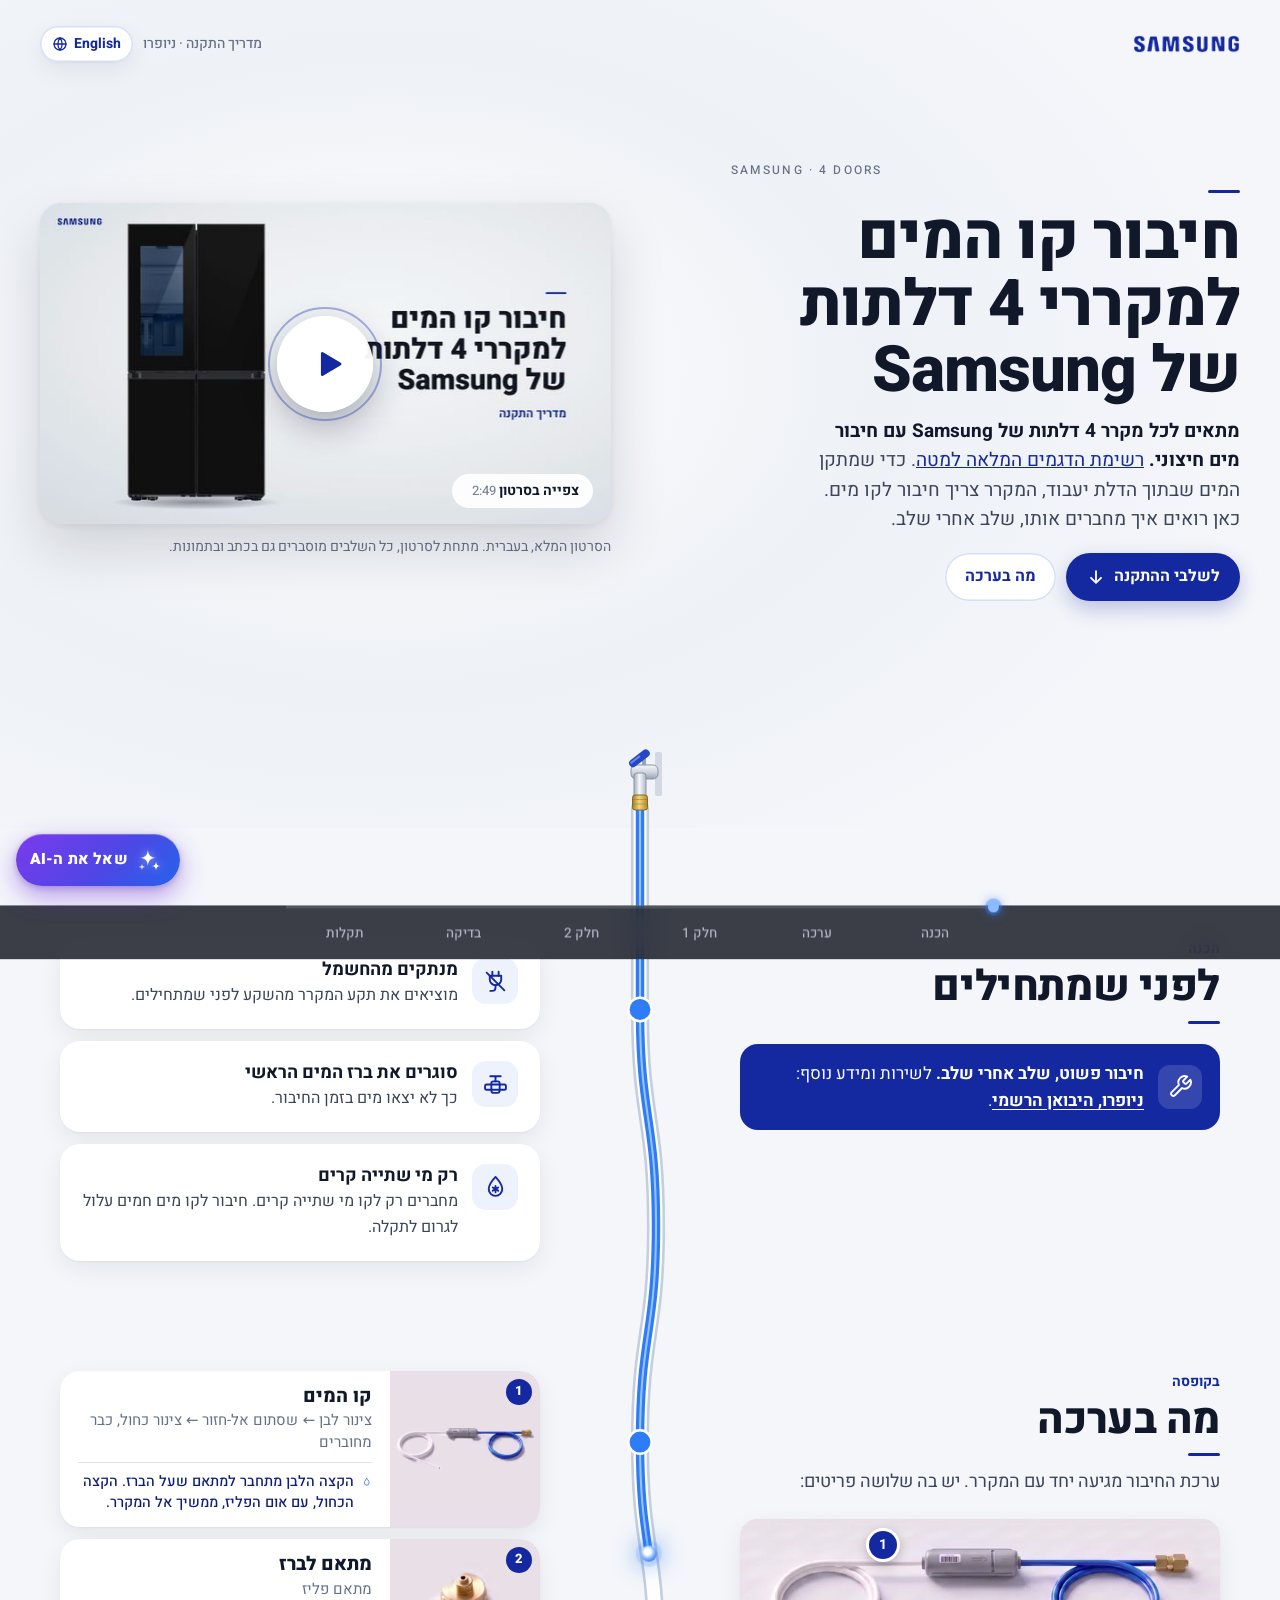
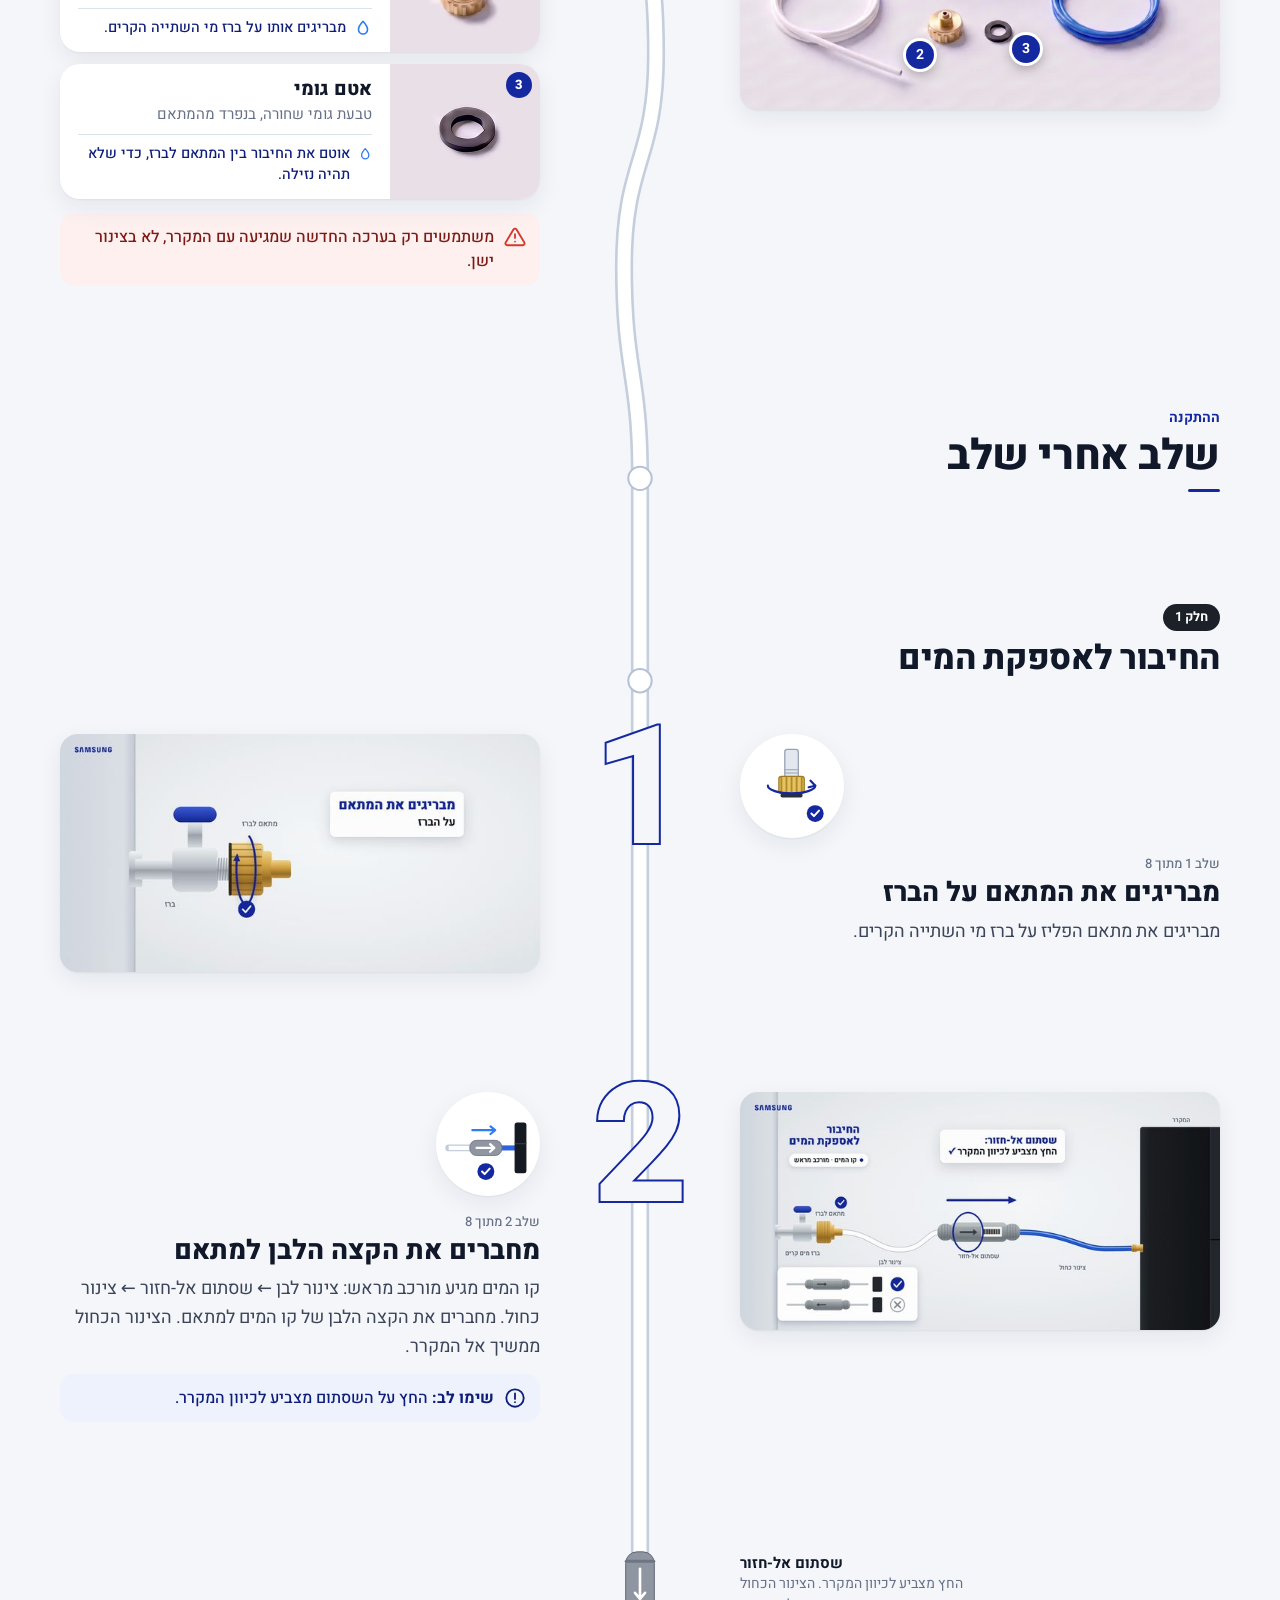
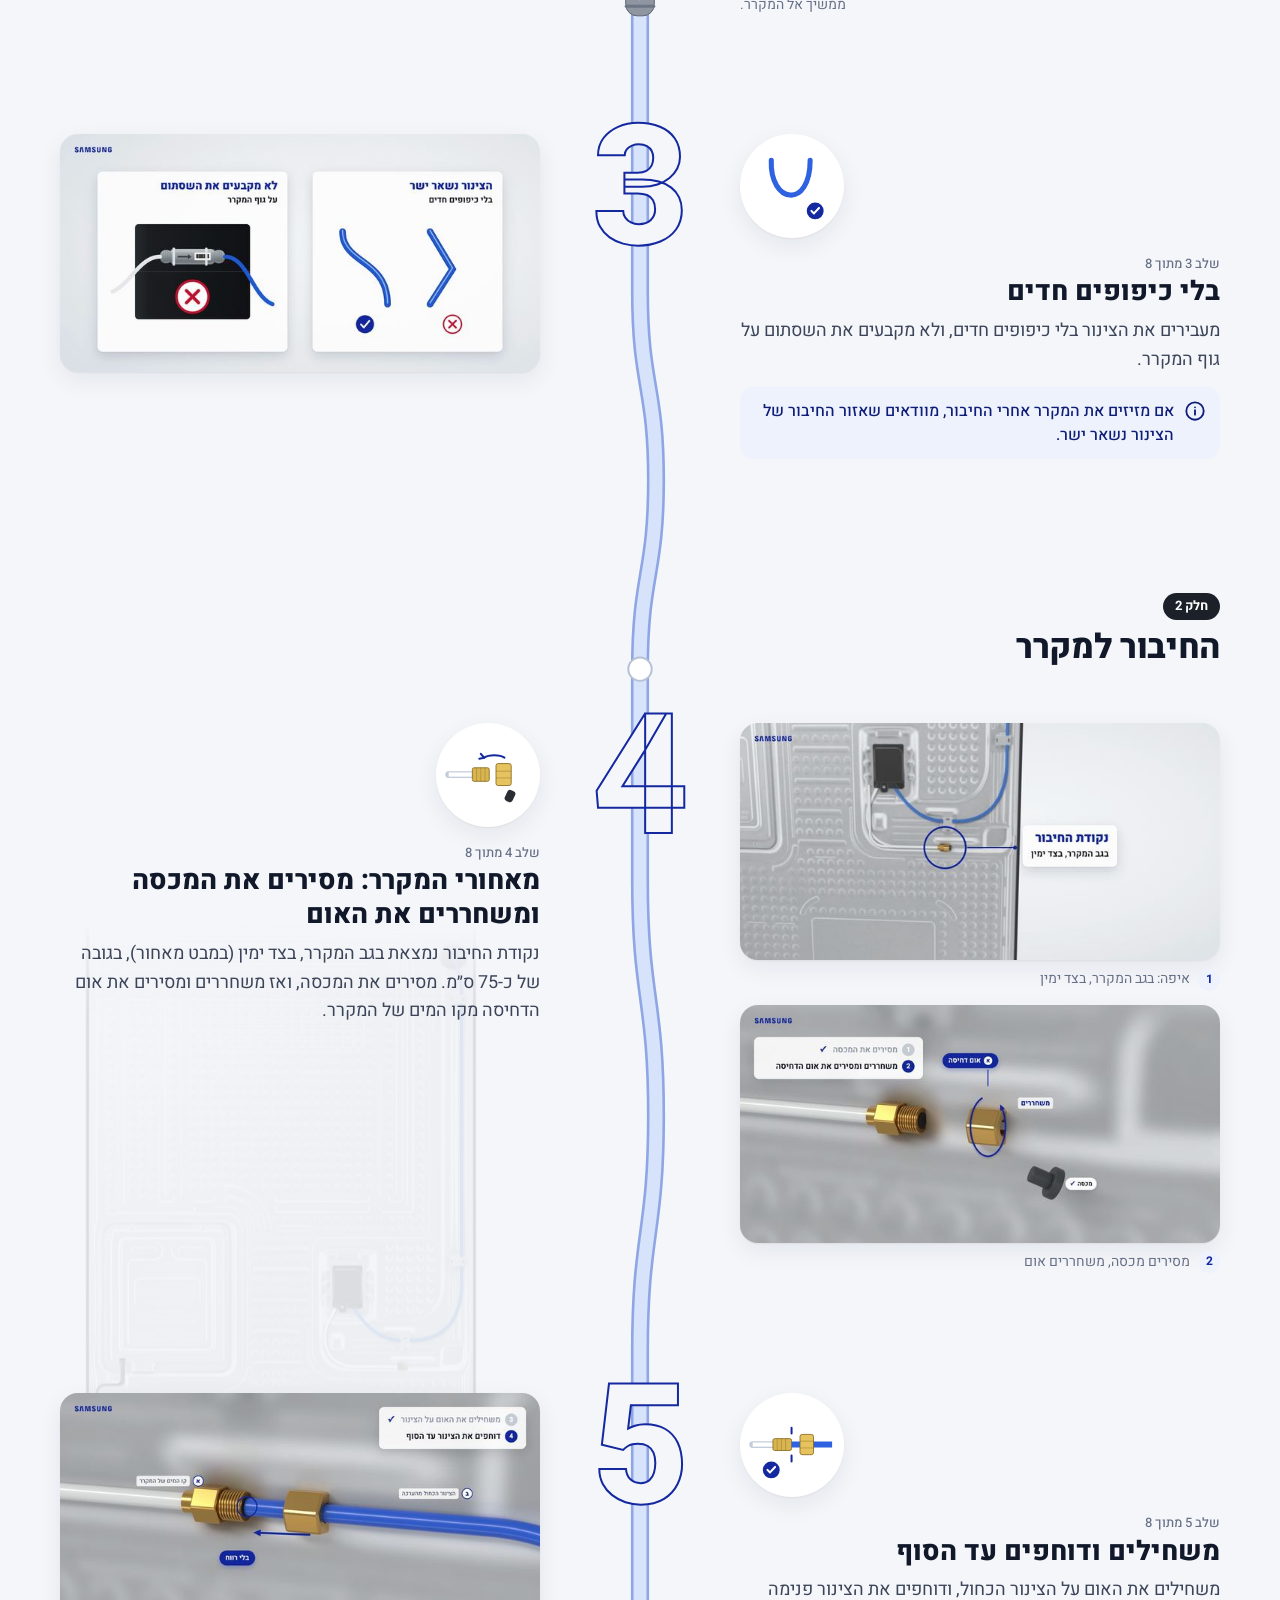
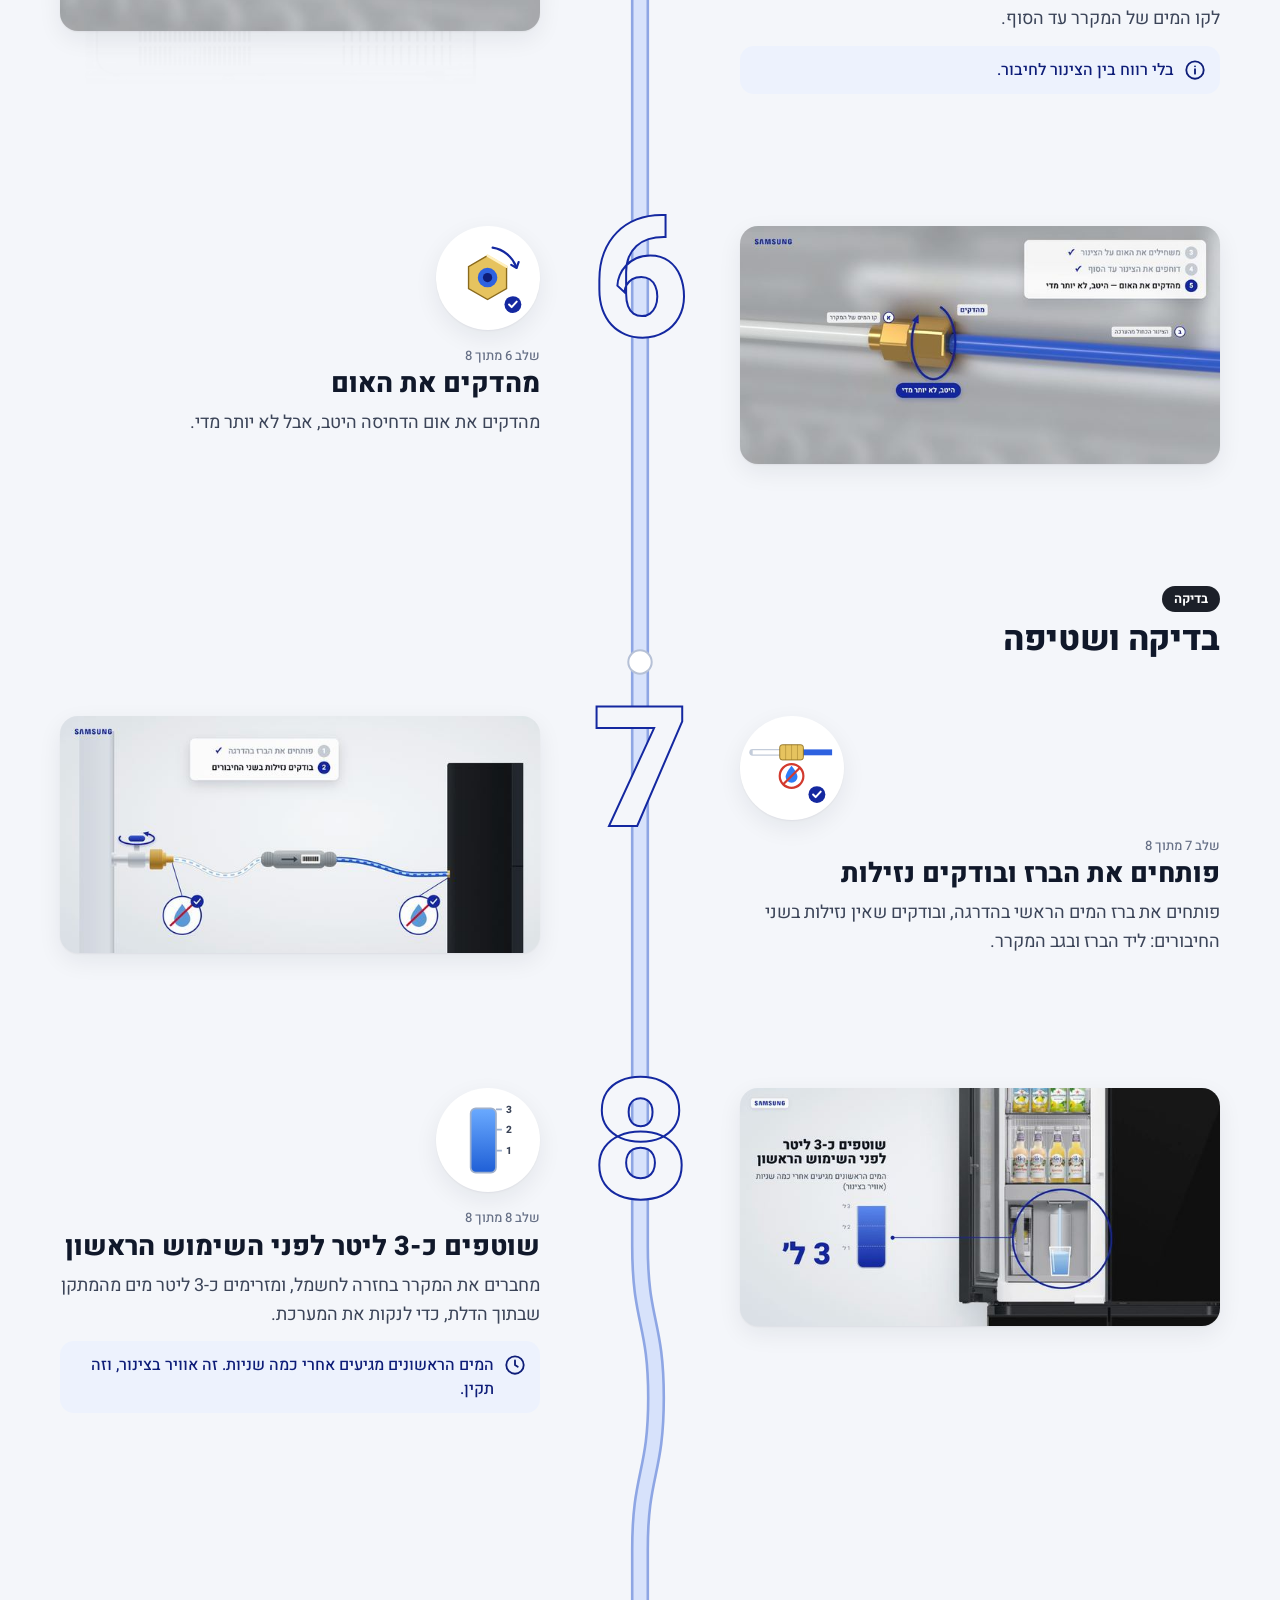
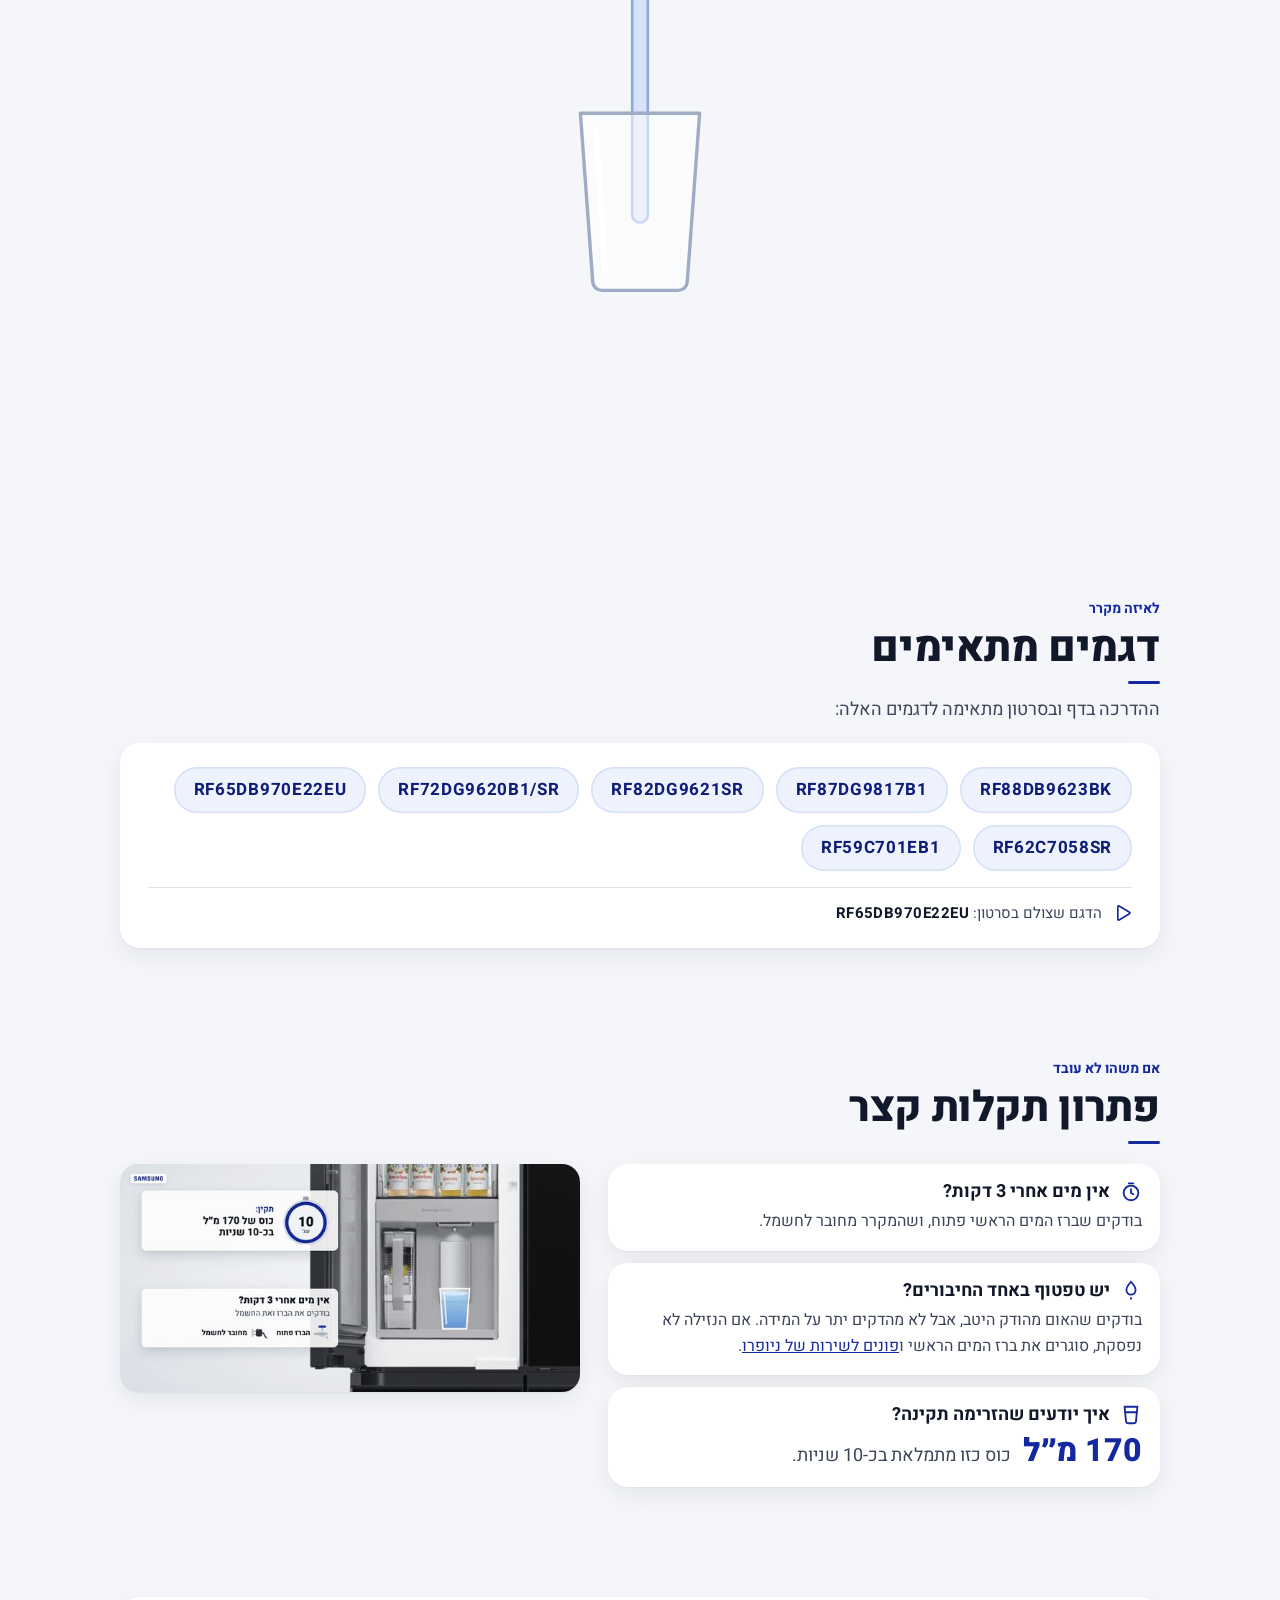
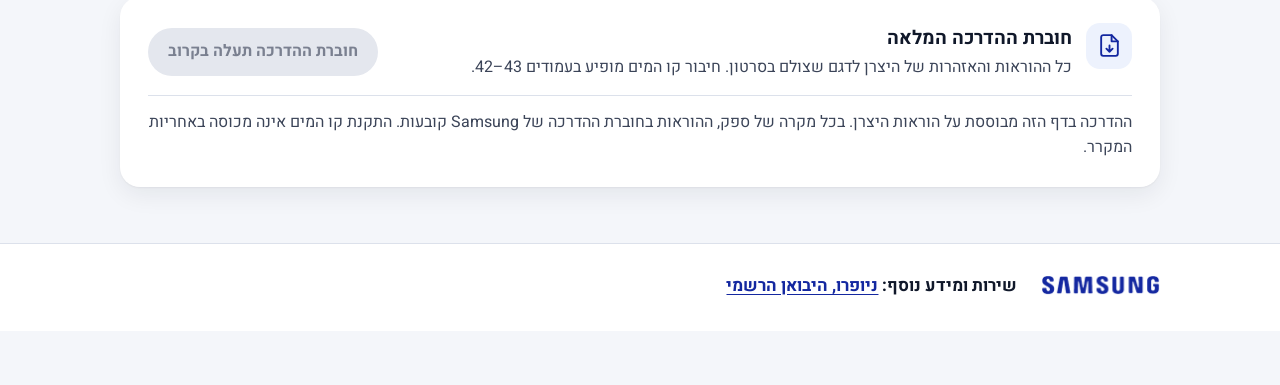
<file: samsung-rf65db970e22eu/index.html>
<!doctype html>
<html lang="he" dir="rtl">
<head>
<script>
/* Always open at the top (mobile + desktop): no browser scroll restoration,
   no jump to a #section left in the URL by an in-page link. */
(function () {
  try { if ("scrollRestoration" in history) history.scrollRestoration = "manual"; } catch (e) {}
  /* never yank the page back once the visitor has started using it (slow 'load' on mobile),
     while a video is fullscreen, or while the vertical-video overlay holds the scroll */
  var moved = false;
  ["touchstart", "pointerdown", "wheel", "keydown"].forEach(function (t) {
    try { window.addEventListener(t, function () { moved = true; }, { capture: true, passive: true, once: true }); } catch (e) {}
  });
  function busy() { return !!(document.fullscreenElement || document.webkitFullscreenElement || window.__nlHold); }
  function top(force) {
    if (busy() || (moved && force !== true)) return;
    var h = document.documentElement, prev = h.style.scrollBehavior;
    h.style.scrollBehavior = "auto";
    window.scrollTo(0, 0);
    h.style.scrollBehavior = prev;
  }
  if (location.hash) { try { history.replaceState(null, "", location.pathname + location.search); } catch (e) {} }
  top();
  document.addEventListener("DOMContentLoaded", top);
  window.addEventListener("load", function () { top(); setTimeout(top, 0); });
  window.addEventListener("pageshow", function (e) { if (e.persisted) top(true); });
})();
</script>
<meta charset="utf-8">
<script>
  /* ================================================================
     הגדרות הדף — זה המקום היחיד שצריך לשנות
     VIDEO_URL: ריק = פוסטר + "הסרטון בקרוב".
                קישור YouTube (watch / youtu.be / shorts / embed) = נגן YouTube מוטמע.
                כל קישור אחר (למשל ‎.mp4) = נגן <video>.
     VIDEO_URL_VERTICAL: אותו סרטון בגרסה לאורך (9:16). כשהוא קיים, לחיצה על "הפעלה" שואלת
                "איך לצפות?" (לאורך / לרוחב). ריק, או שהקובץ לא נמצא = מנגנים לרוחב ישר, בלי לשאול.
     הדף הזה כולו בעברית, והסרטון בעברית (v1.5). הגרסה האנגלית, עם הסרטון באנגלית, בתיקייה en/.
     MANUAL_URL: קישור ל-PDF של חוברת ההדרכה (ריק = "בקרוב").
     SERVICE_PHONE: טלפון שירות להצגה, למשל "*1234" או "03-0000000" (ריק = שורת הטלפון לא מוצגת; בפוטר יש קישור לאתר ניופרו).
     ASSET_BASE: הנתיב לתיקיית הדף (img/, video/). כאן ריק; בדף האנגלי "../".
     VIDEO_POSTER: תמונת הפתיחה של הנגן. כאן הפוסטר העברי (img/he/); בדף האנגלי אין, והסקריפט לוקח img/poster.jpg.
     תמונות השלבים עם טקסט על המסך נמצאות ב-img/he/ (מהסרטון העברי); תמונות בלי טקסט (ערכה, מקרר) משותפות ב-img/.
     GUIDE_TEXT: הטקסטים שהסקריפט המשותף (guide.js) מציג.
     ================================================================ */
  var VIDEO_URL = "video/water-line-he.mp4?v=1.6";
  var VIDEO_URL_VERTICAL = "video/water-line-he-vertical.mp4?v=1.6";
  var MANUAL_URL = "";
  var SERVICE_PHONE = "";
  var ASSET_BASE = "";
  var VIDEO_POSTER = "img/he/poster.jpg";
  var GUIDE_TEXT = {
    videoSoon: "הסרטון יעלה בקרוב",
    videoSoonShort: "הסרטון בקרוב",
    videoSoonNote: "הסרטון המלא יעלה כאן בקרוב. בינתיים, כל השלבים מצולמים ומוסברים למטה.",
    videoTitle: "סרטון: איך מחברים את קו המים למקרר",
    videoVertical: " (לאורך)",
    manualDownload: "הורדת חוברת ההדרכה (PDF)",
    kitItem: "פריט"
  };
  document.documentElement.className += " js";
</script>
<meta name="viewport" content="width=device-width, initial-scale=1, viewport-fit=cover">
<meta name="robots" content="noindex, nofollow">
<title>חיבור קו המים למקררי 4 דלתות של Samsung</title>
<meta name="description" content="מדריך מצולם, שלב אחרי שלב: חיבור קו המים למקררי 4 דלתות של Samsung — מה בערכה, איך מחברים לברז ולמקרר, בדיקת נזילות ושטיפה. ניופרו, היבואן הרשמי.">
<link rel="canonical" href="https://mlb-code.github.io/newpan-guides/samsung-rf65db970e22eu/">
<link rel="alternate" hreflang="he" href="https://mlb-code.github.io/newpan-guides/samsung-rf65db970e22eu/">
<link rel="alternate" hreflang="en" href="https://mlb-code.github.io/newpan-guides/samsung-rf65db970e22eu/en/">
<link rel="alternate" hreflang="x-default" href="https://mlb-code.github.io/newpan-guides/samsung-rf65db970e22eu/">
<meta name="theme-color" content="#F4F6FA">
<meta property="og:type" content="website">
<meta property="og:locale" content="he_IL">
<meta property="og:locale:alternate" content="en_US">
<meta property="og:title" content="חיבור קו המים למקררי 4 דלתות של Samsung">
<meta property="og:description" content="מדריך מצולם, שלב אחרי שלב. ניופרו — היבואן הרשמי.">
<meta property="og:image" content="https://mlb-code.github.io/newpan-guides/samsung-rf65db970e22eu/img/he/poster.jpg">
<meta property="og:image:width" content="1280">
<meta property="og:image:height" content="720">
<link rel="icon" href="data:image/svg+xml,%3Csvg xmlns='http://www.w3.org/2000/svg' viewBox='0 0 32 32'%3E%3Crect width='32' height='32' rx='8' fill='%231428A0'/%3E%3Cpath d='M16 6s-7 7.6-7 12.6a7 7 0 0 0 14 0C23 13.6 16 6 16 6z' fill='%23fff'/%3E%3C/svg%3E">
<link rel="preconnect" href="https://fonts.googleapis.com">
<link rel="preconnect" href="https://fonts.gstatic.com" crossorigin>
<link href="https://fonts.googleapis.com/css2?family=Heebo:wght@400;500;700;800&display=swap" rel="stylesheet">
<link rel="stylesheet" href="guide.css?v=3">
</head>
<body>
<div class="page" id="page">

  <!-- the water line: drawn by the script from the stations below -->
  <div class="line" id="line" aria-hidden="true">
    <svg id="tube" width="0" height="0"></svg>
    <div class="wclip" id="wclip"><div class="winner" id="winner"><svg id="water" width="0" height="0"></svg></div></div>
    <div class="head" id="head"></div>
  </div>

  <!-- ===== 1. hero ===== -->
  <header class="hero" id="top">
    <div class="hero-top">
      <img class="logo" src="img/logo-samsung-blue.png" width="480" height="81" alt="Samsung">
      <div class="side">
        <span class="tag">מדריך התקנה · ניופרו</span>
        <a class="lang-switch" id="langSwitch" href="en/" hreflang="en" lang="en" dir="ltr" title="This guide in English"><svg viewBox="0 0 24 24" fill="none" stroke="currentColor" stroke-width="1.9" stroke-linecap="round" stroke-linejoin="round" aria-hidden="true"><circle cx="12" cy="12" r="9"/><path d="M3 12h18M12 3a14 14 0 0 1 0 18M12 3a14 14 0 0 0 0 18"/></svg>English</a>
      </div>
    </div>

    <div class="hero-stage">
      <figure class="player" id="player" aria-label="סרטון ההדרכה">
        <picture class="poster">
          <source media="(max-width: 959.98px)" type="image/webp" srcset="img/hero-fridge-400.webp 400w, img/hero-fridge.webp 622w" sizes="62vw">
          <img src="img/he/poster.jpg" srcset="img/he/poster-640.jpg 640w, img/he/poster.jpg 1280w" sizes="(min-width: 960px) 620px, 100vw" width="1280" height="720" alt="מקרר Samsung ארבע דלתות, בחזית שחורה" fetchpriority="high">
        </picture>
        <span class="floor" aria-hidden="true"></span>
        <button class="play" id="play" type="button" aria-label="הפעלת סרטון ההדרכה">
          <svg viewBox="0 0 24 24" fill="currentColor" aria-hidden="true"><path d="M7 4.5v15a1 1 0 0 0 1.5.86l12.5-7.5a1 1 0 0 0 0-1.72L8.5 3.64A1 1 0 0 0 7 4.5z"/></svg>
        </button>
        <span class="play-meta" id="play-meta">צפייה בסרטון <small class="ltr" id="play-len">2:49</small></span>
        <button class="close" id="close" type="button" hidden>
          <svg viewBox="0 0 24 24" fill="none" stroke="currentColor" stroke-width="2.4" stroke-linecap="round" aria-hidden="true"><path d="M6 6l12 12M18 6L6 18"/></svg><span class="close-t">סגירה</span>
        </button>
        <div class="chooser" id="chooser" role="dialog" aria-labelledby="chT" hidden>
          <button class="ch-x" id="chX" type="button" aria-label="ביטול"><svg viewBox="0 0 24 24" fill="none" stroke="currentColor" stroke-width="2.4" stroke-linecap="round" aria-hidden="true"><path d="M6 6l12 12M18 6L6 18"/></svg></button>
          <p class="ch-t" id="chT">איך לצפות?</p>
          <div class="ch-opts">
            <button class="ch-o" id="chV" type="button">
              <svg viewBox="0 0 30 48" aria-hidden="true"><rect x="2.5" y="2.5" width="25" height="43" rx="5.5" fill="#fff" stroke="currentColor" stroke-width="2.6"/><path d="M11.5 18.5v11a.9.9 0 0 0 1.35.78l9.3-5.5a.9.9 0 0 0 0-1.56l-9.3-5.5a.9.9 0 0 0-1.35.78z" fill="currentColor"/></svg>
              <b>לאורך</b><small>מותאם לטלפון</small>
            </button>
            <button class="ch-o" id="chH" type="button">
              <svg viewBox="0 0 64 48" aria-hidden="true"><rect x="2.5" y="8.5" width="59" height="31" rx="5.5" fill="#fff" stroke="currentColor" stroke-width="2.6"/><path d="M27.5 18.5v11a.9.9 0 0 0 1.35.78l9.3-5.5a.9.9 0 0 0 0-1.56l-9.3-5.5a.9.9 0 0 0-1.35.78z" fill="currentColor"/></svg>
              <b>לרוחב</b><small>מסך רחב</small>
            </button>
          </div>
        </div>
      </figure>
      <p class="player-note" id="player-note">הסרטון המלא, בעברית. מתחת לסרטון, כל השלבים מוסברים גם בכתב ובתמונות.</p>
    </div>

    <div class="hero-copy">
      <div class="model ltr">SAMSUNG · 4 DOORS</div>
      <div class="rule"></div>
      <h1 id="title">חיבור קו&nbsp;המים למקררי 4&nbsp;דלתות של&nbsp;Samsung</h1>
      <p class="lead"><strong>מתאים לכל מקרר 4 דלתות של Samsung עם חיבור מים חיצוני.</strong> <a href="#models">רשימת הדגמים המלאה למטה</a>. כדי שמתקן המים שבתוך הדלת יעבוד, המקרר צריך חיבור לקו מים. כאן רואים איך מחברים אותו, שלב אחרי שלב.</p>
      <div class="cta">
        <a class="btn btn-primary" href="#steps">לשלבי ההתקנה
          <svg viewBox="0 0 24 24" fill="none" stroke="currentColor" stroke-width="2.2" stroke-linecap="round" stroke-linejoin="round" aria-hidden="true"><path d="M12 5v14M6 13l6 6 6-6"/></svg>
        </a>
        <a class="btn btn-ghost" href="#kit">מה בערכה</a>
      </div>
    </div>

    <!-- the tap: start of the line (white tube on the brass adapter) -->
    <div class="tap" id="tap" aria-hidden="true">
      <svg viewBox="0 0 64 84">
        <defs>
          <linearGradient id="tc" x1="0" y1="0" x2="0" y2="1"><stop offset="0" stop-color="#F6F8FB"/><stop offset=".55" stop-color="#CBD2DD"/><stop offset="1" stop-color="#97A1B2"/></linearGradient>
          <linearGradient id="tcv" x1="0" y1="0" x2="1" y2="0"><stop offset="0" stop-color="#A3ADBC"/><stop offset=".45" stop-color="#F6F8FB"/><stop offset="1" stop-color="#AFB8C6"/></linearGradient>
          <linearGradient id="tb" x1="0" y1="0" x2="1" y2="0"><stop offset="0" stop-color="#A47F24"/><stop offset=".45" stop-color="#F2D57E"/><stop offset="1" stop-color="#B08A2E"/></linearGradient>
        </defs>
        <rect x="57" y="8" width="7" height="44" rx="2" fill="#D3D9E3"/>
        <rect x="44" y="13" width="4" height="10" fill="#9AA4B4"/>
        <rect x="33" y="21" width="27" height="14" rx="5" fill="url(#tc)" stroke="#8C96A6"/>
        <rect x="36" y="29" width="12" height="25" rx="3" fill="url(#tcv)" stroke="#8C96A6"/>
        <rect x="34.5" y="51" width="15" height="15" rx="2.5" fill="url(#tb)" stroke="#8A6A1C"/>
        <path d="M34.5 55.5h15M34.5 60h15" stroke="#8A6A1C" stroke-width=".8" opacity=".55"/>
        <g class="tap-h"><rect x="29" y="7" width="24" height="8" rx="4" fill="#2448C8"/><rect x="31" y="8.5" width="12" height="2" rx="1" fill="#fff" opacity=".35"/></g>
      </svg>
      <i class="tap-out" id="tapOut"></i>
    </div>
  </header>

  <main>
    <!-- ===== 2. before you start ===== -->
    <section class="sec" id="prep" aria-labelledby="prep-title">
      <div class="col split prep-split">
        <div class="a">
          <div class="sec-head rv">
            <p class="eyebrow">הכנה</p>
            <h2 id="prep-title" data-wp="ring">לפני שמתחילים</h2>
            <div class="rule"></div>
          </div>
          <div class="band rv">
            <span class="badge-ic" aria-hidden="true">
              <svg viewBox="0 0 24 24" fill="none" stroke="currentColor" stroke-width="1.8" stroke-linecap="round" stroke-linejoin="round"><path d="M14.7 6.3a1 1 0 0 0 0 1.4l1.6 1.6a1 1 0 0 0 1.4 0l3.77-3.77a6 6 0 0 1-7.94 7.94l-6.91 6.91a2.12 2.12 0 0 1-3-3l6.91-6.91a6 6 0 0 1 7.94-7.94l-3.76 3.76z"/></svg>
            </span>
            <p><strong>חיבור פשוט, שלב אחרי שלב.</strong> לשירות ומידע נוסף: <a href="https://newpro.co.il/" target="_blank" rel="noopener">ניופרו, היבואן הרשמי</a>.</p>
          </div>
        </div>
        <div class="b prep">
          <div class="card rv">
            <span class="badge-ic" aria-hidden="true">
              <svg viewBox="0 0 24 24" fill="none" stroke="currentColor" stroke-width="1.8" stroke-linecap="round" stroke-linejoin="round"><path d="M9 2.5v4M15 2.5v4"/><path d="M6.5 6.5h11v3.5a5.5 5.5 0 0 1-11 0z"/><path d="M12 15.5V18a3 3 0 0 1-3 3H7"/><path d="M3.5 3.5l17 17"/></svg>
            </span>
            <div><h3>מנתקים מהחשמל</h3><p>מוציאים את תקע המקרר מהשקע לפני שמתחילים.</p></div>
          </div>
          <div class="card rv">
            <span class="badge-ic" aria-hidden="true">
              <svg viewBox="0 0 24 24" fill="none" stroke="currentColor" stroke-width="1.8" stroke-linecap="round" stroke-linejoin="round"><rect x="2" y="13" width="20" height="5" rx="1.5"/><rect x="8" y="10" width="8" height="11" rx="2"/><path d="M12 10V6"/><path d="M7 5h10"/></svg>
            </span>
            <div><h3>סוגרים את ברז המים הראשי</h3><p>כך לא יצאו מים בזמן החיבור.</p></div>
          </div>
          <div class="card rv">
            <span class="badge-ic" aria-hidden="true">
              <svg viewBox="0 0 24 24" fill="none" stroke="currentColor" stroke-width="1.8" stroke-linecap="round" stroke-linejoin="round"><path d="M12 2.8s-6.5 7-6.5 11.7a6.5 6.5 0 0 0 13 0C18.5 9.8 12 2.8 12 2.8z"/><path d="M12 11.5v6M9.4 13l5.2 3M14.6 13l-5.2 3"/></svg>
            </span>
            <div><h3>רק מי שתייה קרים</h3><p>מחברים רק לקו מי שתייה קרים. חיבור לקו מים חמים עלול לגרום לתקלה.</p></div>
          </div>
        </div>
      </div>
    </section>

    <!-- ===== 3. kit ===== -->
    <section class="sec kit" id="kit" aria-labelledby="kit-title">
      <div class="col split">
        <div class="a">
          <div class="sec-head rv">
            <p class="eyebrow">בקופסה</p>
            <h2 id="kit-title" data-wp="ring">מה בערכה</h2>
            <div class="rule"></div>
            <p class="intro">ערכת החיבור מגיעה יחד עם המקרר. יש בה שלושה פריטים:</p>
          </div>
          <figure class="kit-figure rv">
            <img src="img/kit-assembled-1280.webp" srcset="img/kit-assembled-640.webp 640w, img/kit-assembled-1280.webp 1280w" sizes="(min-width: 960px) 520px, calc(100vw - 60px)" width="1280" height="510" loading="lazy" decoding="async" alt="ערכת החיבור: קו המים מורכב מראש (צינור לבן, שסתום אל-חזור אפור וצינור כחול עם אום פליז בקצה), ובנפרד מתאם פליז לברז ואטם גומי שחור">
            <span class="pin" style="--x:29.7%;--y:13.8%" aria-hidden="true">1</span>
            <span class="pin" style="--x:37.5%;--y:71%" aria-hidden="true">2</span>
            <span class="pin" style="--x:59.5%;--y:68%" aria-hidden="true">3</span>
          </figure>
        </div>
        <div class="b">
          <ol class="kit-cards" id="kitTrack" aria-label="פריטי הערכה">
            <li class="part-card">
              <div class="pc-img" style="background:#E9DFE8"><img style="object-fit:contain" src="img/kit-card-line-360.webp" srcset="img/kit-card-line-360.webp 360w, img/kit-card-line-720.webp 720w" sizes="(min-width: 960px) 150px, 72vw" width="360" height="270" loading="lazy" decoding="async" alt="קו המים מהערכה: צינור לבן, שסתום אל-חזור אפור וצינור כחול עם אום פליז, מחוברים זה לזה"><span class="pc-n" aria-hidden="true">1</span></div>
              <div class="pc-txt"><h3>קו המים</h3><p class="pc-d">צינור לבן ← שסתום אל-חזור ← צינור כחול, כבר מחוברים</p>
                <p class="pc-tip"><svg viewBox="0 0 24 24" fill="none" stroke="currentColor" stroke-width="2.2" stroke-linecap="round" stroke-linejoin="round" aria-hidden="true"><path d="M12 3s-6 6.5-6 11a6 6 0 0 0 12 0c0-4.5-6-11-6-11z"/></svg>הקצה הלבן מתחבר למתאם שעל הברז. הקצה הכחול, עם אום הפליז, ממשיך אל המקרר.</p></div>
            </li>
            <li class="part-card">
              <div class="pc-img"><img src="img/kit-card-adapter-360.webp" srcset="img/kit-card-adapter-360.webp 360w, img/kit-card-adapter-720.webp 720w" sizes="(min-width: 960px) 150px, 72vw" width="360" height="270" loading="lazy" decoding="async" alt="מתאם הפליז לברז"><span class="pc-n" aria-hidden="true">2</span></div>
              <div class="pc-txt"><h3>מתאם לברז</h3><p class="pc-d">מתאם פליז</p>
                <p class="pc-tip"><svg viewBox="0 0 24 24" fill="none" stroke="currentColor" stroke-width="2.2" stroke-linecap="round" stroke-linejoin="round" aria-hidden="true"><path d="M12 3s-6 6.5-6 11a6 6 0 0 0 12 0c0-4.5-6-11-6-11z"/></svg>מבריגים אותו על ברז מי השתייה הקרים.</p></div>
            </li>
            <li class="part-card">
              <div class="pc-img"><img src="img/kit-card-washer-360.webp" srcset="img/kit-card-washer-360.webp 360w, img/kit-card-washer-720.webp 720w" sizes="(min-width: 960px) 150px, 72vw" width="360" height="270" loading="lazy" decoding="async" alt="אטם הגומי השחור מהערכה"><span class="pc-n" aria-hidden="true">3</span></div>
              <div class="pc-txt"><h3>אטם גומי</h3><p class="pc-d">טבעת גומי שחורה, בנפרד מהמתאם</p>
                <p class="pc-tip"><svg viewBox="0 0 24 24" fill="none" stroke="currentColor" stroke-width="2.2" stroke-linecap="round" stroke-linejoin="round" aria-hidden="true"><path d="M12 3s-6 6.5-6 11a6 6 0 0 0 12 0c0-4.5-6-11-6-11z"/></svg>אוטם את החיבור בין המתאם לברז, כדי שלא תהיה נזילה.</p></div>
            </li>
          </ol>
          <div class="kit-dots" id="kitDots" role="group" aria-label="מעבר בין פריטי הערכה"></div>
          <p class="callout warn kit-warn">
            <svg viewBox="0 0 24 24" fill="none" stroke="currentColor" stroke-width="2" stroke-linecap="round" stroke-linejoin="round" aria-hidden="true"><path d="M10.29 3.86 1.82 18a2 2 0 0 0 1.71 3h16.94a2 2 0 0 0 1.71-3L13.71 3.86a2 2 0 0 0-3.42 0z"/><path d="M12 9v4M12 17h.01"/></svg>
            <span>משתמשים רק בערכה החדשה שמגיעה עם המקרר, לא בצינור ישן.</span>
          </p>
        </div>
      </div>
    </section>

    <!-- ===== 4. step by step ===== -->
    <section class="sec" id="steps" aria-labelledby="steps-title">
      <div class="col">
        <div class="split">
          <div class="a sec-head rv">
            <p class="eyebrow">ההתקנה</p>
            <h2 id="steps-title" data-wp="ring">שלב אחרי שלב</h2>
            <div class="rule"></div>
          </div>
        </div>

        <!-- part 1 -->
        <div class="part">
          <div class="part-head" id="part1"><div class="rv"><span class="chip">חלק 1</span><h3 data-wp="ring">החיבור לאספקת המים</h3></div></div>
          <ol class="steps" start="1">
            <li class="step">
              <div class="num" data-wp="num" aria-hidden="true"><span class="num-o">1</span><span class="num-w"><span class="num-f">1</span></span></div>
              <div class="micro m1" aria-hidden="true">
                <svg viewBox="0 0 96 96"><defs><clipPath id="m1c"><rect x="33" y="36" width="30" height="20" rx="3"/></clipPath></defs>
                  <rect x="40" y="4" width="16" height="36" rx="3" fill="#E3E7EE" stroke="#97A1B1" stroke-width="1.5"/>
                  <path d="M40 28h16M40 32h16M40 36h16" stroke="#97A1B1" stroke-width="1.2"/>
                  <g class="m1-a"><rect x="33" y="36" width="30" height="20" rx="3" fill="#E6C35F" stroke="#9C7A22" stroke-width="1.5"/>
                    <g clip-path="url(#m1c)"><g class="m1-k" stroke="#B08A2C" stroke-width="2.2"><path d="M30 36v20M36 36v20M42 36v20M48 36v20M54 36v20M60 36v20M66 36v20M72 36v20M78 36v20M84 36v20M90 36v20"/></g></g>
                    <rect x="35" y="56" width="26" height="5" rx="2" fill="#2B2E35"/></g>
                  <path class="m1-r" d="M20 47a28 9 0 0 0 56 0" fill="none" stroke="#1428A0" stroke-width="2.6" stroke-linecap="round"/>
                  <path class="m1-r" d="M70.5 41l5.6 6-7.8 1.8" fill="none" stroke="#1428A0" stroke-width="2.6" stroke-linecap="round" stroke-linejoin="round"/>
                  <g class="m-ok"><circle cx="76" cy="80" r="10" fill="#1428A0"/><path d="M71.5 80l3 3 6-6.5" fill="none" stroke="#fff" stroke-width="2.4" stroke-linecap="round" stroke-linejoin="round"/></g>
                </svg>
              </div>
              <div class="step-body rv">
                <span class="kicker">שלב 1 מתוך 8</span>
                <h4>מבריגים את המתאם על הברז</h4>
                <p>מבריגים את מתאם הפליז על ברז מי השתייה הקרים.</p>
              </div>
              <figure class="shot rv"><img src="img/he/step-1-adapter.jpg" srcset="img/he/step-1-adapter-640.jpg 640w, img/he/step-1-adapter.jpg 1280w" sizes="(min-width: 960px) 520px, calc(100vw - 60px)" width="1280" height="634" loading="lazy" decoding="async" alt="איור: מתאם הפליז מתברג על ברז המים"></figure>
            </li>

            <li class="step alt">
              <div class="num" data-wp="num" aria-hidden="true"><span class="num-o">2</span><span class="num-w"><span class="num-f">2</span></span></div>
              <div class="micro m2" aria-hidden="true">
                <svg viewBox="0 0 96 96">
                  <path d="M2 52h28" stroke="#C3CCDA" stroke-width="8" stroke-linecap="round"/><path d="M2 52h28" stroke="#fff" stroke-width="5"/>
                  <path d="M62 52h20" stroke="#2E62E0" stroke-width="6"/>
                  <rect x="80" y="22" width="14" height="60" rx="3" fill="#151922"/><path d="M80 47h14" stroke="#3A404C" stroke-width="1.2"/>
                  <rect x="27" y="43" width="38" height="18" rx="8" fill="#8F96A2" stroke="#6D7480"/>
                  <g class="m2-a"><path d="M35 52h20" stroke="#fff" stroke-width="2.6" stroke-linecap="round"/><path d="M51 47.5l5 4.5-5 4.5" fill="none" stroke="#fff" stroke-width="2.6" stroke-linecap="round" stroke-linejoin="round"/></g>
                  <g class="m2-f"><path d="M30 31h26" stroke="#2E7CF6" stroke-width="2.6" stroke-linecap="round"/><path d="M51.5 26.5l5.5 4.5-5.5 4.5" fill="none" stroke="#2E7CF6" stroke-width="2.6" stroke-linecap="round" stroke-linejoin="round"/></g>
                  <g class="m-ok"><circle cx="46" cy="80" r="10" fill="#1428A0"/><path d="M41.5 80l3 3 6-6.5" fill="none" stroke="#fff" stroke-width="2.4" stroke-linecap="round" stroke-linejoin="round"/></g>
                </svg>
              </div>
              <div class="step-body rv">
                <span class="kicker">שלב 2 מתוך 8</span>
                <h4>מחברים את הקצה הלבן למתאם</h4>
                <p>קו המים מגיע מורכב מראש: צינור לבן ← שסתום אל-חזור ← צינור כחול. מחברים את הקצה הלבן של קו המים למתאם. הצינור הכחול ממשיך אל המקרר.</p>
                <p class="callout tip">
                  <svg viewBox="0 0 24 24" fill="none" stroke="currentColor" stroke-width="2" stroke-linecap="round" stroke-linejoin="round" aria-hidden="true"><circle cx="12" cy="12" r="9.5"/><path d="M12 7v6M12 16.5h.01"/></svg>
                  <span><strong>שימו לב:</strong> החץ על השסתום מצביע לכיוון המקרר.</span>
                </p>
              </div>
              <figure class="shot rv"><img src="img/he/step-2-valve.jpg" srcset="img/he/step-2-valve-640.jpg 640w, img/he/step-2-valve.jpg 1280w" sizes="(min-width: 960px) 520px, calc(100vw - 60px)" width="1280" height="634" loading="lazy" decoding="async" alt="איור: קו המים המורכב מראש. הקצה הלבן מחובר למתאם שעל הברז, השסתום עם חץ לכיוון המקרר, והצינור הכחול ממשיך עד המקרר"></figure>
            </li>

            <li class="valve-slot" data-wp="valve" aria-hidden="true">
              <p><b>שסתום אל-חזור</b>החץ מצביע לכיוון המקרר. הצינור הכחול ממשיך אל המקרר.</p>
            </li>

            <li class="step">
              <div class="num" data-wp="num" aria-hidden="true"><span class="num-o">3</span><span class="num-w"><span class="num-f">3</span></span></div>
              <div class="micro m3" aria-hidden="true">
                <svg viewBox="0 0 96 96">
                  <g class="m3-bad"><path d="M24 18L46 64 70 18" fill="none" stroke="#2E62E0" stroke-width="6" stroke-linecap="round" stroke-linejoin="miter"/>
                    <g class="m-x"><circle cx="76" cy="78" r="10" fill="#D23A2E"/><path d="M72 74l8 8M80 74l-8 8" stroke="#fff" stroke-width="2.4" stroke-linecap="round"/></g></g>
                  <g class="m3-ok"><path d="M24 18C22 70 70 76 70 18" fill="none" stroke="#2E62E0" stroke-width="6" stroke-linecap="round"/>
                    <circle cx="76" cy="78" r="10" fill="#1428A0"/><path d="M71.5 78l3 3 6-6.5" fill="none" stroke="#fff" stroke-width="2.4" stroke-linecap="round" stroke-linejoin="round"/></g>
                </svg>
              </div>
              <div class="step-body rv">
                <span class="kicker">שלב 3 מתוך 8</span>
                <h4>בלי כיפופים חדים</h4>
                <p>מעבירים את הצינור בלי כיפופים חדים, ולא מקבעים את השסתום על גוף המקרר.</p>
                <p class="callout tip">
                  <svg viewBox="0 0 24 24" fill="none" stroke="currentColor" stroke-width="2" stroke-linecap="round" stroke-linejoin="round" aria-hidden="true"><circle cx="12" cy="12" r="9.5"/><path d="M12 11v5M12 8h.01"/></svg>
                  <span>אם מזיזים את המקרר אחרי החיבור, מוודאים שאזור החיבור של הצינור נשאר ישר.</span>
                </p>
              </div>
              <figure class="shot rv"><img src="img/he/step-3-no-bends.jpg" srcset="img/he/step-3-no-bends-640.jpg 640w, img/he/step-3-no-bends.jpg 1280w" sizes="(min-width: 960px) 520px, calc(100vw - 60px)" width="1280" height="634" loading="lazy" decoding="async" alt="איור: צינור בקשת רכה מסומן כנכון, צינור בכיפוף חד מסומן כשגוי, ושסתום שמקובע על המקרר מסומן כשגוי"></figure>
            </li>
          </ol>
        </div>

        <!-- part 2: the line reaches the back of the fridge -->
        <div class="part p2">
          <div class="p2-bg" aria-hidden="true"><img id="p2img" src="img/fridge-back.webp" width="560" height="1093" loading="lazy" decoding="async" alt=""></div>
          <div class="part-head" id="part2"><div class="rv"><span class="chip">חלק 2</span><h3 data-wp="ring">החיבור למקרר</h3></div></div>
          <ol class="steps" start="4">
            <li class="step alt">
              <div class="num" data-wp="num" aria-hidden="true"><span class="num-o">4</span><span class="num-w"><span class="num-f">4</span></span></div>
              <div class="micro m4" aria-hidden="true">
                <svg viewBox="0 0 96 96">
                  <path d="M2 48h30" stroke="#C3CCDA" stroke-width="8" stroke-linecap="round"/><path d="M2 48h30" stroke="#fff" stroke-width="5"/>
                  <rect x="30" y="40" width="20" height="16" rx="2" fill="#D9B552" stroke="#8A6A1C"/><path d="M35 40v16M40 40v16M45 40v16" stroke="#8A6A1C" opacity=".5"/>
                  <g class="m4-n"><rect x="46" y="35" width="18" height="26" rx="2.5" fill="#E6C35F" stroke="#8A6A1C"/><path d="M46 44h18M46 52h18" stroke="#8A6A1C" opacity=".5"/></g>
                  <g class="m4-c"><rect x="63" y="41" width="10" height="14" rx="3.5" fill="#2A2D33"/></g>
                  <g class="m4-r"><path d="M44 28a14 6 0 0 1 24 0" fill="none" stroke="#1428A0" stroke-width="2.4" stroke-linecap="round"/><path d="M40 23.5l4 4.6-5.8 1.1" fill="none" stroke="#1428A0" stroke-width="2.4" stroke-linecap="round" stroke-linejoin="round"/></g>
                </svg>
              </div>
              <div class="step-body rv">
                <span class="kicker">שלב 4 מתוך 8</span>
                <h4>מאחורי המקרר: מסירים את המכסה ומשחררים את האום</h4>
                <p>נקודת החיבור נמצאת בגב המקרר, בצד ימין (במבט מאחור), בגובה של כ-75 ס״מ. מסירים את המכסה, ואז משחררים ומסירים את אום הדחיסה מקו המים של המקרר.</p>
              </div>
              <div class="shot two rv">
                <figure><img src="img/he/step-4-location.jpg" srcset="img/he/step-4-location-640.jpg 640w, img/he/step-4-location.jpg 1280w" sizes="(min-width: 960px) 520px, (min-width: 640px) 45vw, calc(100vw - 60px)" width="1280" height="634" loading="lazy" decoding="async" alt="איור: גב המקרר, עיגול מסמן את נקודת חיבור קו המים בצד ימין"><figcaption><b>1</b>איפה: בגב המקרר, בצד ימין</figcaption></figure>
                <figure><img src="img/he/step-4-cap-nut.jpg" srcset="img/he/step-4-cap-nut-640.jpg 640w, img/he/step-4-cap-nut.jpg 1280w" sizes="(min-width: 960px) 520px, (min-width: 640px) 45vw, calc(100vw - 60px)" width="1280" height="634" loading="lazy" decoding="async" alt="איור: המכסה הוסר, ואום הדחיסה משתחרר מקו המים של המקרר"><figcaption><b>2</b>מסירים מכסה, משחררים אום</figcaption></figure>
              </div>
            </li>

            <li class="step">
              <div class="num" data-wp="num" aria-hidden="true"><span class="num-o">5</span><span class="num-w"><span class="num-f">5</span></span></div>
              <div class="micro m5" aria-hidden="true">
                <svg viewBox="0 0 96 96">
                  <path d="M2 48h26" stroke="#C3CCDA" stroke-width="8" stroke-linecap="round"/><path d="M2 48h26" stroke="#fff" stroke-width="5"/>
                  <rect x="26" y="41" width="22" height="14" rx="2" fill="#D9B552" stroke="#8A6A1C"/><path d="M31 41v14M36 41v14M41 41v14" stroke="#8A6A1C" opacity=".5"/>
                  <g class="m5-t"><path d="M48 48h48" stroke="#2E62E0" stroke-width="7"/><rect x="58" y="36" width="16" height="24" rx="2.5" fill="#E6C35F" stroke="#8A6A1C"/><path d="M58 44h16M58 52h16" stroke="#8A6A1C" opacity=".5"/></g>
                  <path d="M48 28v7M48 61v7" stroke="#1428A0" stroke-width="2.4" stroke-linecap="round"/>
                  <g class="m-ok"><circle cx="24" cy="78" r="10" fill="#1428A0"/><path d="M19.5 78l3 3 6-6.5" fill="none" stroke="#fff" stroke-width="2.4" stroke-linecap="round" stroke-linejoin="round"/></g>
                </svg>
              </div>
              <div class="step-body rv">
                <span class="kicker">שלב 5 מתוך 8</span>
                <h4>משחילים ודוחפים עד הסוף</h4>
                <p>משחילים את האום על הצינור הכחול, ודוחפים את הצינור פנימה לקו המים של המקרר עד הסוף.</p>
                <p class="callout tip">
                  <svg viewBox="0 0 24 24" fill="none" stroke="currentColor" stroke-width="2" stroke-linecap="round" stroke-linejoin="round" aria-hidden="true"><circle cx="12" cy="12" r="9.5"/><path d="M12 11v5M12 8h.01"/></svg>
                  <span>בלי רווח בין הצינור לחיבור.</span>
                </p>
              </div>
              <figure class="shot rv"><img src="img/he/step-5-push.jpg" srcset="img/he/step-5-push-640.jpg 640w, img/he/step-5-push.jpg 1280w" sizes="(min-width: 960px) 520px, calc(100vw - 60px)" width="1280" height="634" loading="lazy" decoding="async" alt="איור: האום מושחל על הצינור הכחול, והצינור נדחף עד הסוף לקו המים של המקרר, בלי רווח"></figure>
            </li>

            <li class="step alt">
              <div class="num" data-wp="num" aria-hidden="true"><span class="num-o">6</span><span class="num-w"><span class="num-f">6</span></span></div>
              <div class="micro m6" aria-hidden="true">
                <svg viewBox="0 0 96 96">
                  <path d="M54 12.5a36 36 0 0 1 28 23" fill="none" stroke="#1428A0" stroke-width="2.6" stroke-linecap="round"/><path d="M76 33l6.4 3.6 2.4-7" fill="none" stroke="#1428A0" stroke-width="2.6" stroke-linecap="round" stroke-linejoin="round"/>
                  <g class="m6-n"><polygon points="48,22 70.5,35 70.5,61 48,74 25.5,61 25.5,35" fill="#E6C35F" stroke="#8A6A1C" stroke-width="1.6"/><path d="M48 22l22.5 13" stroke="#FFF1C2" stroke-width="3" stroke-linecap="round"/><circle cx="48" cy="48" r="11.5" fill="#2E62E0"/><circle cx="48" cy="48" r="5.5" fill="#0E1D78"/></g>
                  <g class="m-ok"><circle cx="78" cy="80" r="10" fill="#1428A0"/><path d="M73.5 80l3 3 6-6.5" fill="none" stroke="#fff" stroke-width="2.4" stroke-linecap="round" stroke-linejoin="round"/></g>
                </svg>
              </div>
              <div class="step-body rv">
                <span class="kicker">שלב 6 מתוך 8</span>
                <h4>מהדקים את האום</h4>
                <p>מהדקים את אום הדחיסה היטב, אבל לא יותר מדי.</p>
              </div>
              <figure class="shot rv"><img src="img/he/step-6-tighten.jpg" srcset="img/he/step-6-tighten-640.jpg 640w, img/he/step-6-tighten.jpg 1280w" sizes="(min-width: 960px) 520px, calc(100vw - 60px)" width="1280" height="634" loading="lazy" decoding="async" alt="איור: אום הדחיסה מתהדק על החיבור, עם חץ סיבוב"></figure>
            </li>
          </ol>
        </div>

        <!-- part 3 -->
        <div class="part">
          <div class="part-head" id="part3"><div class="rv"><span class="chip">בדיקה</span><h3 data-wp="ring">בדיקה ושטיפה</h3></div></div>
          <ol class="steps" start="7">
            <li class="step">
              <div class="num" data-wp="num" aria-hidden="true"><span class="num-o">7</span><span class="num-w"><span class="num-f">7</span></span></div>
              <div class="micro m7" aria-hidden="true">
                <svg viewBox="0 0 96 96">
                  <path d="M2 30h34" stroke="#C3CCDA" stroke-width="8" stroke-linecap="round"/><path d="M2 30h34" stroke="#fff" stroke-width="5"/>
                  <path d="M60 30h36" stroke="#2E62E0" stroke-width="7"/>
                  <rect x="34" y="21" width="28" height="18" rx="3" fill="#E6C35F" stroke="#8A6A1C"/><path d="M41 21v18M48 21v18M55 21v18" stroke="#8A6A1C" opacity=".45"/>
                  <g class="m7-d"><path d="M48 46s-7 8.5-7 13a7 7 0 0 0 14 0c0-4.5-7-13-7-13z" fill="#2E7CF6"/></g>
                  <g class="m7-x"><circle cx="48" cy="58" r="14" fill="none" stroke="#D23A2E" stroke-width="2.6"/><path d="M38.5 67.5l19-19" stroke="#D23A2E" stroke-width="2.6" stroke-linecap="round"/></g>
                  <g class="m-ok"><circle cx="78" cy="80" r="10" fill="#1428A0"/><path d="M73.5 80l3 3 6-6.5" fill="none" stroke="#fff" stroke-width="2.4" stroke-linecap="round" stroke-linejoin="round"/></g>
                </svg>
              </div>
              <div class="step-body rv">
                <span class="kicker">שלב 7 מתוך 8</span>
                <h4>פותחים את הברז ובודקים נזילות</h4>
                <p>פותחים את ברז המים הראשי בהדרגה, ובודקים שאין נזילות בשני החיבורים: ליד הברז ובגב המקרר.</p>
              </div>
              <figure class="shot rv"><img src="img/he/step-7-leaks.jpg" srcset="img/he/step-7-leaks-640.jpg 640w, img/he/step-7-leaks.jpg 1280w" sizes="(min-width: 960px) 520px, calc(100vw - 60px)" width="1280" height="634" loading="lazy" decoding="async" alt="איור: הברז נפתח לאט, ושני סימני בדיקה ליד שני החיבורים מראים שאין נזילה"></figure>
            </li>

            <li class="step alt">
              <div class="num" data-wp="num" aria-hidden="true"><span class="num-o">8</span><span class="num-w"><span class="num-f">8</span></span></div>
              <div class="micro m8" aria-hidden="true">
                <svg viewBox="0 0 96 96"><defs><clipPath id="m8c"><rect x="28" y="10" width="30" height="76" rx="6"/></clipPath><linearGradient id="m8g" x1="0" y1="0" x2="0" y2="1"><stop offset="0" stop-color="#6AAAFF"/><stop offset="1" stop-color="#1F5FD6"/></linearGradient></defs>
                  <rect x="28" y="10" width="30" height="76" rx="6" fill="#fff"/>
                  <g clip-path="url(#m8c)"><rect class="m8-f" x="28" y="10" width="30" height="76" fill="url(#m8g)"/></g>
                  <rect x="28" y="10" width="30" height="76" rx="6" fill="none" stroke="#9FB0CC" stroke-width="2"/>
                  <path d="M58 11h7M58 35h7M58 60h7" stroke="#9FB0CC" stroke-width="2"/>
                  <g fill="#3B4458" font-family="Heebo, Arial, sans-serif" font-size="12" font-weight="800" text-anchor="middle"><text x="73" y="15.5">3</text><text x="73" y="39.5">2</text><text x="73" y="64.5">1</text></g>
                </svg>
              </div>
              <div class="step-body rv">
                <span class="kicker">שלב 8 מתוך 8</span>
                <h4>שוטפים כ-3 ליטר לפני השימוש הראשון</h4>
                <p>מחברים את המקרר בחזרה לחשמל, ומזרימים כ-3 ליטר מים מהמתקן שבתוך הדלת, כדי לנקות את המערכת.</p>
                <p class="callout tip">
                  <svg viewBox="0 0 24 24" fill="none" stroke="currentColor" stroke-width="2" stroke-linecap="round" stroke-linejoin="round" aria-hidden="true"><circle cx="12" cy="12" r="9.5"/><path d="M12 7v5l3 2"/></svg>
                  <span>המים הראשונים מגיעים אחרי כמה שניות. זה אוויר בצינור, וזה תקין.</span>
                </p>
              </div>
              <figure class="shot rv"><img src="img/he/step-8-flush.jpg" srcset="img/he/step-8-flush-640.jpg 640w, img/he/step-8-flush.jpg 1280w" sizes="(min-width: 960px) 520px, calc(100vw - 60px)" width="1280" height="634" loading="lazy" decoding="async" alt="איור: מתקן המים שבתוך הדלת ממלא כוס, ומד מראה 3 ליטר"></figure>
            </li>
          </ol>
        </div>
      </div>

      <!-- the end of the line -->
      <div class="done" id="done">
        <div class="glass-wrap" data-wp="glass" aria-hidden="true">
          <svg viewBox="0 0 160 200">
            <defs>
              <clipPath id="gc"><path d="M27 34h106l-11 150a8 8 0 0 1-8 7.4H46a8 8 0 0 1-8-7.4z"/></clipPath>
              <linearGradient id="gw" x1="0" y1="0" x2="0" y2="1"><stop offset="0" stop-color="#7DB4FF"/><stop offset=".5" stop-color="#3D87F7"/><stop offset="1" stop-color="#1F58D0"/></linearGradient>
            </defs>
            <path d="M27 34h106l-11 150a8 8 0 0 1-8 7.4H46a8 8 0 0 1-8-7.4z" fill="#fff" fill-opacity=".55"/>
            <g clip-path="url(#gc)"><g class="g-w">
              <g class="g-wave"><path d="M-40 76q10-7 20 0t20 0 20 0 20 0 20 0 20 0 20 0 20 0 20 0 20 0 20 0 20 0 20 0 20 0V200H-40z" fill="url(#gw)" fill-opacity=".93"/></g>
              <circle class="g-b" cx="64" cy="176" r="3" fill="#fff"/><circle class="g-b b2" cx="94" cy="180" r="2.4" fill="#fff"/><circle class="g-b b3" cx="78" cy="172" r="2" fill="#fff"/>
            </g></g>
            <path d="M27 34h106l-11 150a8 8 0 0 1-8 7.4H46a8 8 0 0 1-8-7.4z" fill="none" stroke="#9EACC4" stroke-width="3" stroke-linejoin="round"/>
            <path d="M41 50l8 124" stroke="#fff" stroke-width="5" stroke-linecap="round" opacity=".85"/>
          </svg>
          <i class="glass-in" id="glassIn"></i>
        </div>
        <p class="done-t">זהו.</p>
        <p class="done-p">המקרר מחובר, ואפשר ליהנות ממים וקרח.</p>
      </div>
    </section>

    <!-- ===== 5. compatible models ===== -->
    <section class="sec models" id="models" aria-labelledby="models-title">
      <div class="wrap">
        <div class="sec-head rv">
          <p class="eyebrow">לאיזה מקרר</p>
          <h2 id="models-title">דגמים מתאימים</h2>
          <div class="rule"></div>
          <p class="intro">ההדרכה בדף ובסרטון מתאימה לדגמים האלה:</p>
        </div>
        <div class="models-card card rv">
          <ul class="models-list" aria-label="רשימת הדגמים">
            <li>RF88DB9623BK</li>
            <li>RF87DG9817B1</li>
            <li>RF82DG9621SR</li>
            <li>RF72DG9620B1/SR</li>
            <li>RF65DB970E22EU</li>
            <li>RF62C7058SR</li>
            <li>RF59C701EB1</li>
          </ul>
          <p class="models-note">
            <svg viewBox="0 0 24 24" fill="none" stroke="currentColor" stroke-width="2" stroke-linecap="round" stroke-linejoin="round" aria-hidden="true"><path d="M7 4.5v15a1 1 0 0 0 1.5.86l12.5-7.5a1 1 0 0 0 0-1.72L8.5 3.64A1 1 0 0 0 7 4.5z"/></svg>
            <span>הדגם שצולם בסרטון: <b class="ltr">RF65DB970E22EU</b></span>
          </p>
        </div>
      </div>
    </section>

    <!-- ===== 6. troubleshooting ===== -->
    <section class="sec" id="help" aria-labelledby="help-title">
      <div class="wrap">
        <div class="sec-head rv">
          <p class="eyebrow">אם משהו לא עובד</p>
          <h2 id="help-title">פתרון תקלות קצר</h2>
          <div class="rule"></div>
        </div>
        <div class="trouble">
          <div class="qa-list">
            <div class="qa card rv">
              <h3><svg class="i" viewBox="0 0 24 24" fill="none" stroke="currentColor" stroke-width="2" stroke-linecap="round" stroke-linejoin="round" aria-hidden="true"><circle cx="12" cy="13" r="8"/><path d="M12 9v4l2.5 1.5M9.5 2.5h5"/></svg>אין מים אחרי 3 דקות?</h3>
              <p>בודקים שברז המים הראשי פתוח, ושהמקרר מחובר לחשמל.</p>
            </div>
            <div class="qa card rv">
              <h3><svg class="i" viewBox="0 0 24 24" fill="none" stroke="currentColor" stroke-width="2" stroke-linecap="round" stroke-linejoin="round" aria-hidden="true"><path d="M12 3s-5 5.4-5 9a5 5 0 0 0 10 0c0-3.6-5-9-5-9z"/><path d="M12 20.5v1"/></svg>יש טפטוף באחד החיבורים?</h3>
              <p>בודקים שהאום מהודק היטב, אבל לא מהדקים יתר על המידה. אם הנזילה לא נפסקת, סוגרים את ברז המים הראשי ו<a href="https://newpro.co.il/" target="_blank" rel="noopener">פונים לשירות של ניופרו</a>.</p>
            </div>
            <div class="qa card rv">
              <h3><svg class="i" viewBox="0 0 24 24" fill="none" stroke="currentColor" stroke-width="2" stroke-linecap="round" stroke-linejoin="round" aria-hidden="true"><path d="M5 3h14l-1.6 16.2a2 2 0 0 1-2 1.8H8.6a2 2 0 0 1-2-1.8z"/><path d="M5.8 9h12.4"/></svg>איך יודעים שהזרימה תקינה?</h3>
              <div class="stat"><b>170 מ״ל</b><span>כוס כזו מתמלאת בכ-10 שניות.</span></div>
            </div>
          </div>
          <figure class="trouble-media rv"><img src="img/he/check-cup.jpg" srcset="img/he/check-cup-640.jpg 640w, img/he/check-cup.jpg 1280w" sizes="(min-width: 960px) 480px, calc(100vw - 32px)" width="1280" height="634" loading="lazy" decoding="async" alt="איור: כוס מתמלאת במתקן שבתוך הדלת, ושעון עצר מראה 10 שניות"></figure>
        </div>
      </div>
    </section>

    <!-- ===== 7. manual + disclaimer ===== -->
    <section class="sec" id="manual" aria-labelledby="manual-title">
      <div class="wrap">
        <div class="manual card">
          <div class="row">
            <span class="badge-ic" aria-hidden="true">
              <svg viewBox="0 0 24 24" fill="none" stroke="currentColor" stroke-width="1.8" stroke-linecap="round" stroke-linejoin="round"><path d="M14 2H6a2 2 0 0 0-2 2v16a2 2 0 0 0 2 2h12a2 2 0 0 0 2-2V8z"/><path d="M14 2v6h6M12 18v-6M9 15l3 3 3-3"/></svg>
            </span>
            <div>
              <h3 id="manual-title">חוברת ההדרכה המלאה</h3>
              <p>כל ההוראות והאזהרות של היצרן לדגם שצולם בסרטון. חיבור קו המים מופיע בעמודים <span class="ltr">42–43</span>.</p>
            </div>
          </div>
          <a class="btn btn-primary" id="manual-btn" href="#manual" aria-disabled="true">חוברת ההדרכה תעלה בקרוב</a>
          <p class="disclaimer">ההדרכה בדף הזה מבוססת על הוראות היצרן. בכל מקרה של ספק, ההוראות בחוברת ההדרכה של Samsung קובעות. התקנת קו המים אינה מכוסה באחריות המקרר.</p>
        </div>
      </div>
    </section>
  </main>
</div>

<!-- ===== 8. footer ===== -->
<footer class="site-footer">
  <div class="wrap">
    <img class="logo" src="img/logo-samsung-blue.png" width="480" height="81" loading="lazy" alt="Samsung">
    <p class="who svc">שירות ומידע נוסף: <a href="https://newpro.co.il/" target="_blank" rel="noopener">ניופרו, היבואן הרשמי</a></p>
    <p class="phone" id="phoneRow" hidden>
      <svg viewBox="0 0 24 24" fill="none" stroke="currentColor" stroke-width="2" stroke-linecap="round" stroke-linejoin="round" aria-hidden="true"><path d="M22 16.92v3a2 2 0 0 1-2.18 2 19.79 19.79 0 0 1-8.63-3.07 19.5 19.5 0 0 1-6-6 19.79 19.79 0 0 1-3.07-8.67A2 2 0 0 1 4.11 2h3a2 2 0 0 1 2 1.72c.13.96.36 1.9.7 2.81a2 2 0 0 1-.45 2.11L8.09 9.91a16 16 0 0 0 6 6l1.27-1.27a2 2 0 0 1 2.11-.45c.91.34 1.85.57 2.81.7A2 2 0 0 1 22 16.92z"/></svg>
      <span>שירות לקוחות: <span id="phone" class="ph"></span></span>
    </p>
  </div>
</footer>

<!-- chapter bar, like the strip at the bottom of the video -->
<nav class="chapbar" id="chapbar" aria-label="פרקי המדריך">
  <div class="cb-in">
    <div class="cb-track" id="cbTrack" aria-hidden="true"><span class="cb-dot" id="cbDot"></span></div>
    <div class="cb-links"><span class="cb-pill" id="cbPill" aria-hidden="true"></span>
      <a href="#prep">הכנה</a><a href="#kit">ערכה</a><a href="#part1">חלק 1</a><a href="#part2">חלק 2</a><a href="#part3">בדיקה</a><a href="#help">תקלות</a>
    </div>
  </div>
</nav>
<a class="to-video" id="toVideo" href="#top">
  <svg viewBox="0 0 24 24" fill="currentColor" aria-hidden="true"><path d="M7 4.5v15a1 1 0 0 0 1.5.86l12.5-7.5a1 1 0 0 0 0-1.72L8.5 3.64A1 1 0 0 0 7 4.5z"/></svg>לסרטון
</a>
<div class="vo" id="vo" role="dialog" aria-modal="true" aria-label="סרטון ההדרכה, לאורך" hidden>
  <button class="vo-x" id="voClose" type="button"><svg viewBox="0 0 24 24" fill="none" stroke="currentColor" stroke-width="2.4" stroke-linecap="round" aria-hidden="true"><path d="M6 6l12 12M18 6L6 18"/></svg>סגירה</button>
  <p class="vo-t">חיבור קו המים למקררי 4 דלתות של Samsung</p>
</div>

<script src="guide.js?v=3"></script>
<script src="assistant/assistant.js?v=4" defer></script>
</body>
</html>
</file>
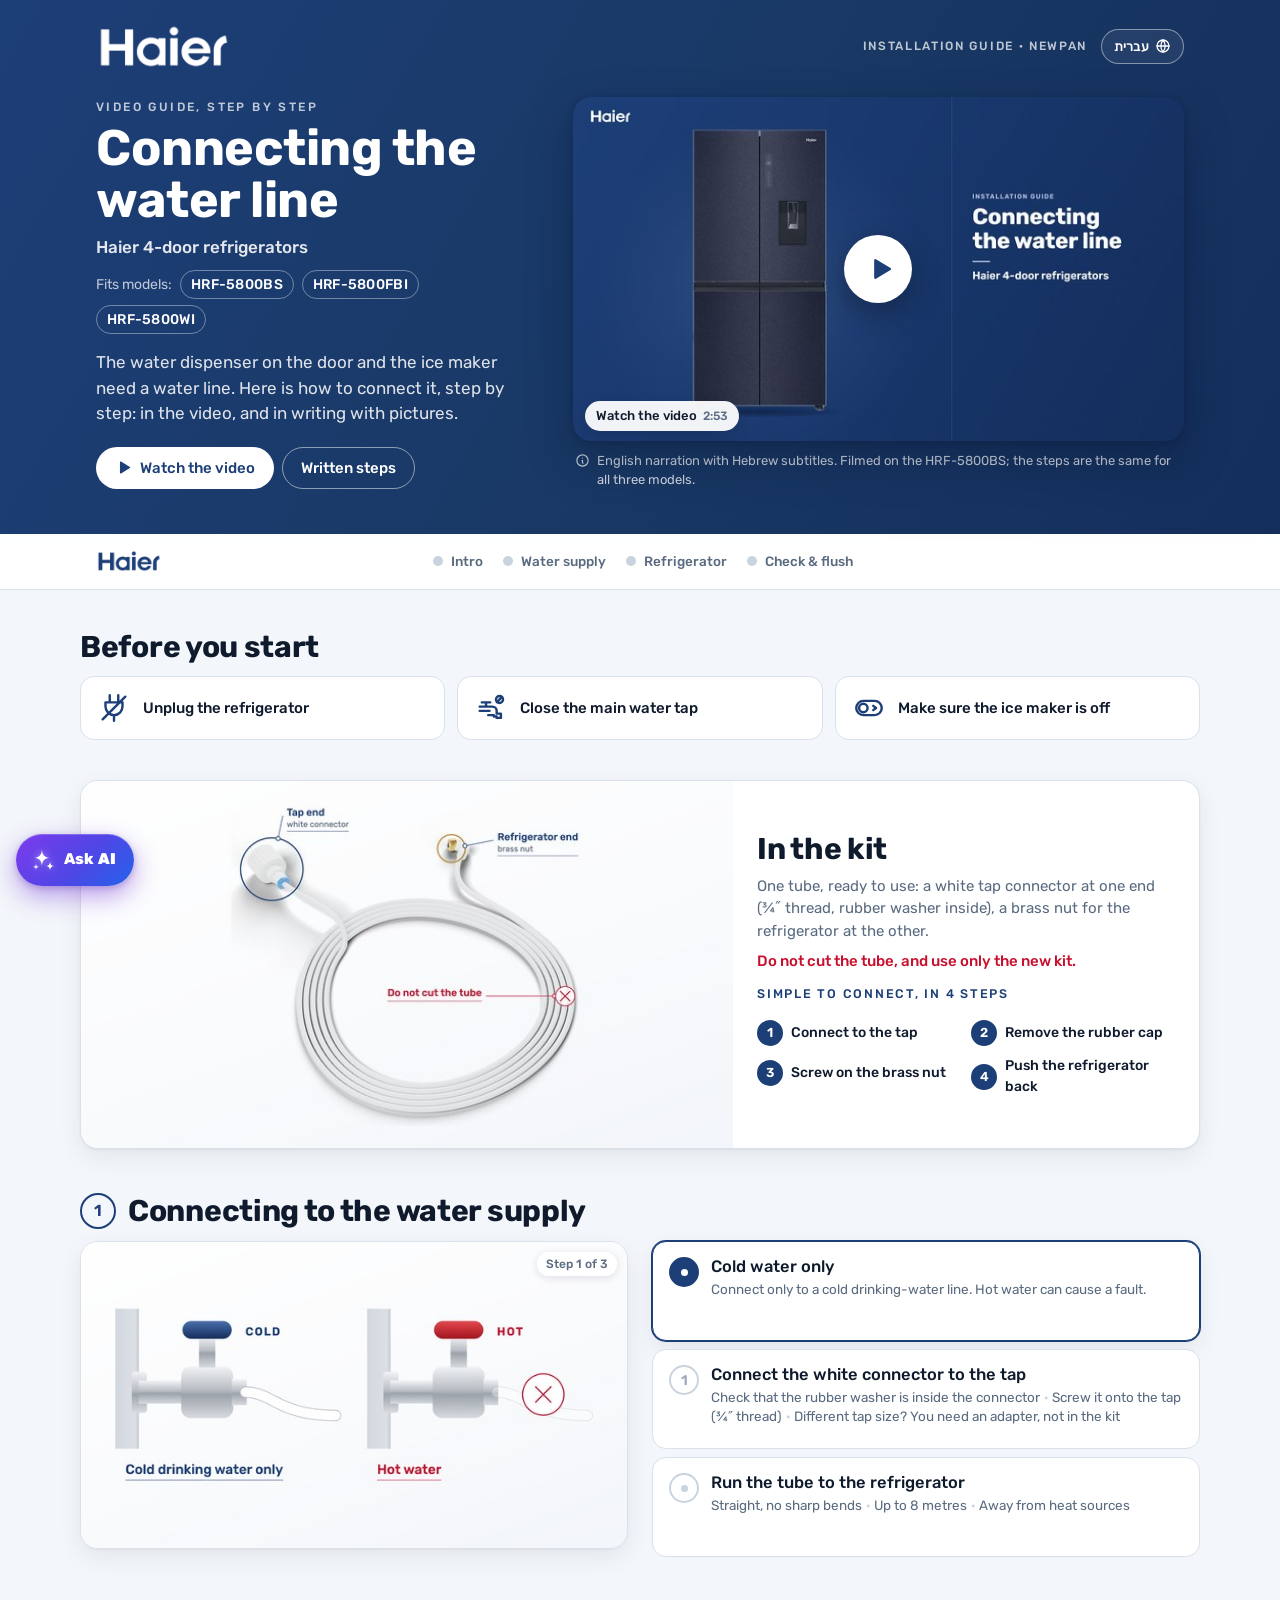
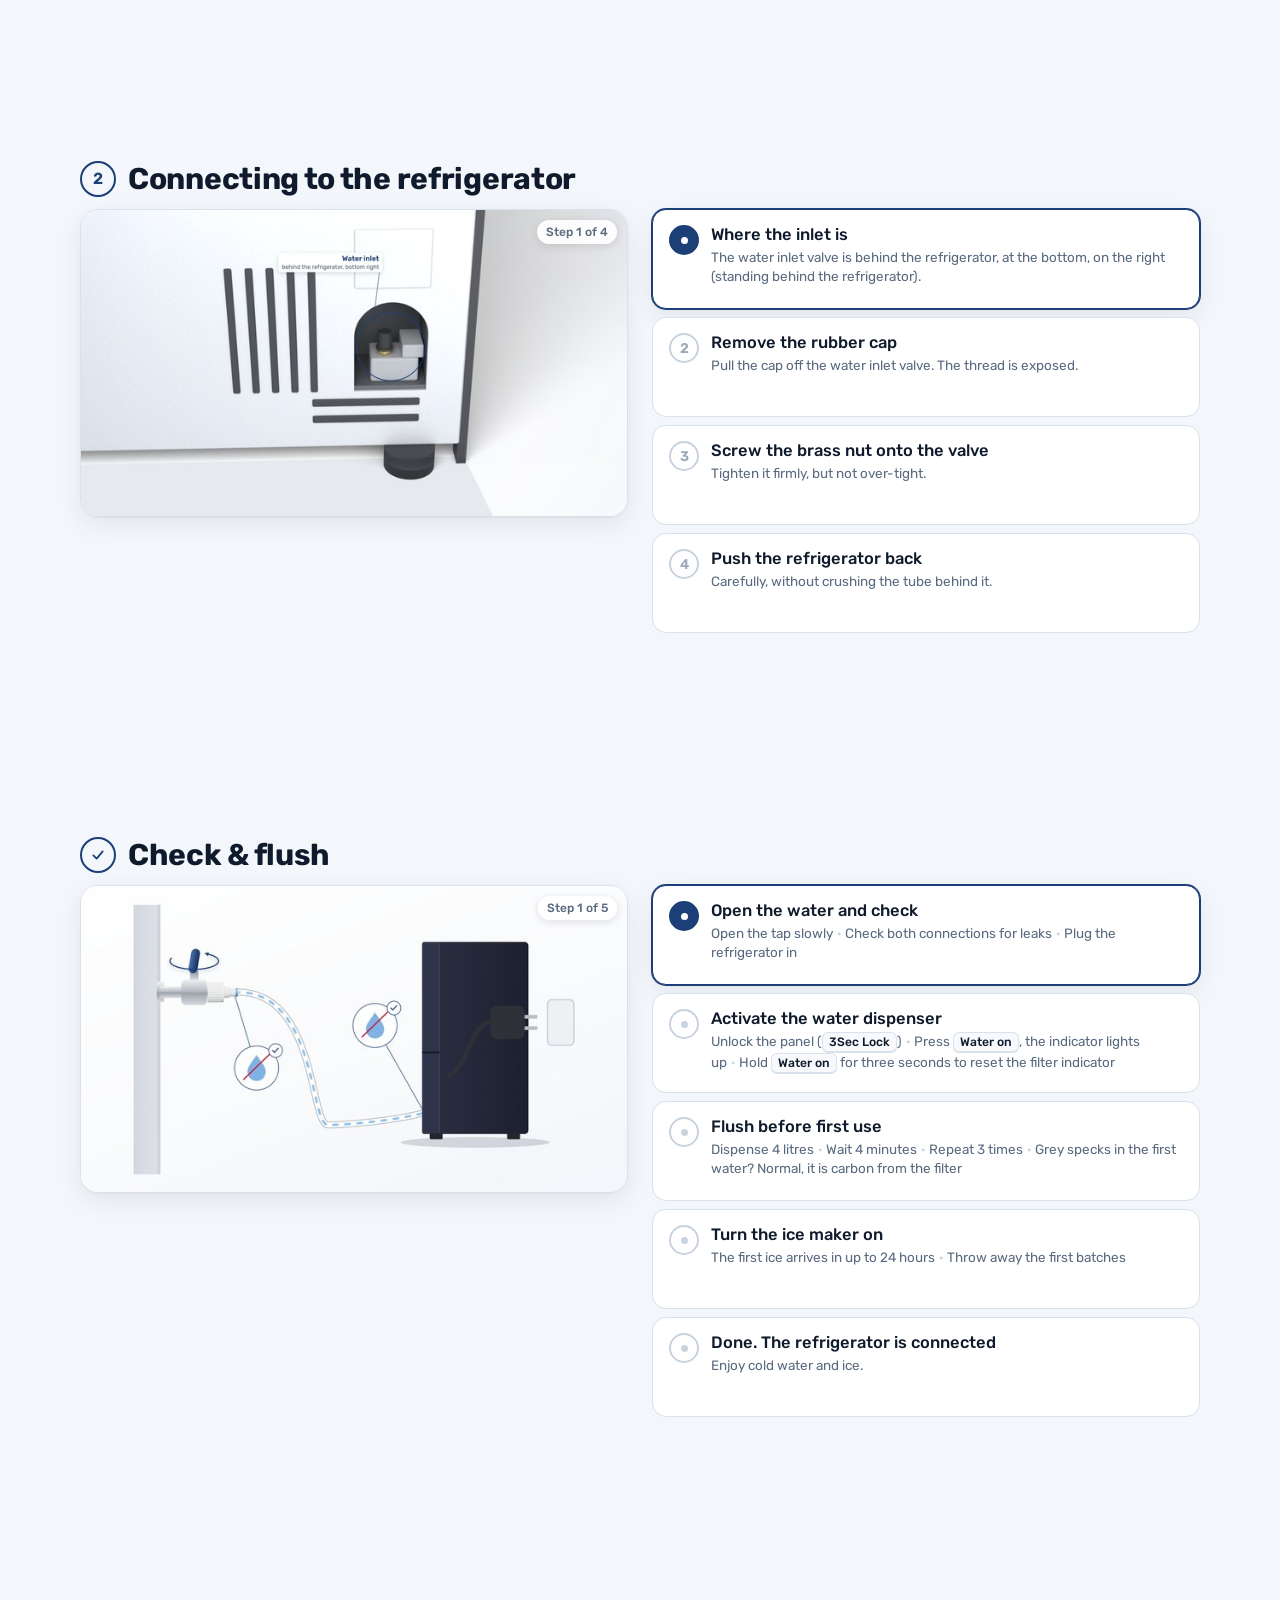
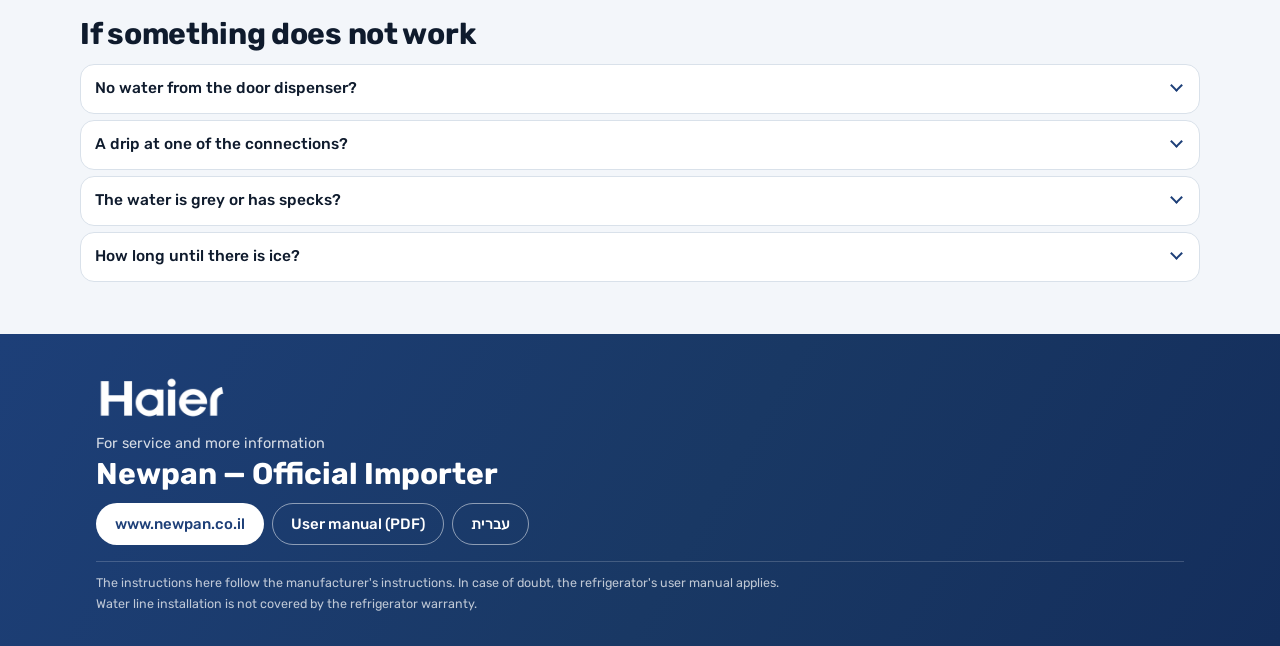
<file: haier-hrf-5800bs/en/index.html>
<!doctype html>
<html lang="en" dir="ltr">
<head>
<script>
/* Always open at the top (mobile + desktop): no browser scroll restoration,
   no jump to a #section left in the URL by an in-page link. */
(function () {
  try { if ("scrollRestoration" in history) history.scrollRestoration = "manual"; } catch (e) {}
  var moved = false;
  ["touchstart", "pointerdown", "wheel", "keydown"].forEach(function (t) {
    try { window.addEventListener(t, function () { moved = true; }, { capture: true, passive: true, once: true }); } catch (e) {}
  });
  function busy() { return !!(document.fullscreenElement || document.webkitFullscreenElement || window.__nlHold); }
  function top(force) {
    if (busy() || (moved && force !== true)) return;
    var h = document.documentElement, prev = h.style.scrollBehavior;
    h.style.scrollBehavior = "auto";
    window.scrollTo(0, 0);
    h.style.scrollBehavior = prev;
  }
  if (location.hash) { try { history.replaceState(null, "", location.pathname + location.search); } catch (e) {} }
  top();
  document.addEventListener("DOMContentLoaded", top);
  window.addEventListener("load", function () { top(); setTimeout(top, 0); });
  window.addEventListener("pageshow", function (e) { if (e.persisted) top(true); });
})();
</script>
<meta charset="utf-8">
<script>
  /* ================================================================
     Page settings: the only place to change
     VIDEO_URL: empty = poster only. A YouTube link = embedded YouTube player. Any other link (.mp4) = <video> player.
     VIDEO_URL_VERTICAL: the same video in portrait (9:16). When present, "Play" asks "How do you want to watch?". Empty or missing = play landscape directly.
     English page: English narration with Hebrew subtitles (v2.5). The Hebrew page plays the full Hebrew version.
     MANUAL_URL: link to the user manual PDF (empty = button not shown).
     SERVICE_PHONE: service phone (empty = line not shown; the footer links to Newpan).
     ASSET_BASE: path to the guide folder (img/, video/). "../" here, "" on the Hebrew page.
     ================================================================ */
  var VIDEO_URL = "../video/water-line-en.mp4?v=2.6";
  var VIDEO_URL_VERTICAL = "../video/water-line-en-vertical.mp4?v=2.6";
  var MANUAL_URL = "";
  var SERVICE_PHONE = "";
  var ASSET_BASE = "../";
  var VIDEO_POSTER = "../img/poster.jpg";
  var GUIDE_TEXT = {
    videoSoon: "The video is coming soon",
    videoSoonShort: "Video coming soon",
    videoTitle: "Video: connecting the water line to Haier 4-door refrigerators",
    videoVertical: " (portrait)",
    stepOf: "Step {i} of {n}"
  };
  document.documentElement.className += " js";
</script>
<meta name="viewport" content="width=device-width, initial-scale=1, viewport-fit=cover">
<meta name="robots" content="noindex, nofollow">
<title>Connecting the water line · Haier 4-door refrigerators</title>
<meta name="description" content="Step-by-step video guide: connecting the water line to Haier 4-door refrigerators (HRF-5800BS, HRF-5800FBI, HRF-5800WI) — what is in the kit, connecting to the tap and to the refrigerator, check and flush. Newpan, official importer.">
<link rel="canonical" href="https://mlb-code.github.io/newpan-guides/haier-hrf-5800bs/en/">
<link rel="alternate" hreflang="he" href="https://mlb-code.github.io/newpan-guides/haier-hrf-5800bs/">
<link rel="alternate" hreflang="en" href="https://mlb-code.github.io/newpan-guides/haier-hrf-5800bs/en/">
<link rel="alternate" hreflang="x-default" href="https://mlb-code.github.io/newpan-guides/haier-hrf-5800bs/">
<meta name="theme-color" content="#1D3F78">
<meta property="og:type" content="website">
<meta property="og:locale" content="en_US">
<meta property="og:locale:alternate" content="he_IL">
<meta property="og:title" content="Connecting the water line · Haier 4-door refrigerators">
<meta property="og:description" content="Step-by-step video guide. Newpan — official importer.">
<meta property="og:image" content="https://mlb-code.github.io/newpan-guides/haier-hrf-5800bs/img/poster.jpg?v=2.6">
<meta property="og:image:width" content="1280">
<meta property="og:image:height" content="720">
<link rel="icon" href="data:image/svg+xml,%3Csvg xmlns='http://www.w3.org/2000/svg' viewBox='0 0 32 32'%3E%3Crect width='32' height='32' rx='8' fill='%231D3F78'/%3E%3Cpath d='M16 6s-7 7.6-7 12.6a7 7 0 0 0 14 0C23 13.6 16 6 16 6z' fill='%23fff'/%3E%3C/svg%3E">
<link rel="preconnect" href="https://fonts.googleapis.com">
<link rel="preconnect" href="https://fonts.gstatic.com" crossorigin>
<link href="https://fonts.googleapis.com/css2?family=Rubik:wght@400;500;600;700&display=swap" rel="stylesheet">
<link rel="stylesheet" href="../haier.css">
</head>
<body>
<div class="page" id="page">

  <!-- ===== hero: the opening card ===== -->
  <header class="hero" id="top">
    <div class="wrap">
      <div class="hero-top">
        <img class="logo" src="../img/logo-haier-white.png" srcset="../img/logo-haier-white-300.png 300w, ../img/logo-haier-white.png 600w" sizes="140px" width="600" height="216" alt="Haier">
        <div class="side">
          <span class="tag">Installation guide · Newpan</span>
          <a class="lang-switch" id="langSwitch" href="../" hreflang="he" lang="he" dir="rtl" title="המדריך הזה בעברית"><svg viewBox="0 0 24 24" fill="none" stroke="currentColor" stroke-width="1.9" stroke-linecap="round" stroke-linejoin="round" aria-hidden="true"><circle cx="12" cy="12" r="9"/><path d="M3 12h18M12 3a14 14 0 0 1 0 18M12 3a14 14 0 0 0 0 18"/></svg>עברית</a>
        </div>
      </div>
      <div class="hero-grid">
        <div class="hero-copy">
          <p class="eyebrow">Video guide, step by step</p>
          <h1>Connecting the water line</h1>
          <p class="model">Haier 4-door refrigerators</p>
          <p class="models" aria-label="Compatible models"><span class="ml">Fits models:</span> <span class="chip ltr">HRF-5800BS</span> <span class="chip ltr">HRF-5800FBI</span> <span class="chip ltr">HRF-5800WI</span></p>
          <p class="lead">The water dispenser on the door and the ice maker need a water line. Here is how to connect it, step by step: in the video, and in writing with pictures.</p>
          <div class="hero-cta">
            <a class="btn btn-white" id="watch" href="#player"><svg viewBox="0 0 24 24" fill="currentColor" aria-hidden="true"><path d="M7 4.5v15a1 1 0 0 0 1.5.86l12.5-7.5a1 1 0 0 0 0-1.72L8.5 3.64A1 1 0 0 0 7 4.5z"/></svg>Watch the video</a>
            <a class="btn btn-ghost" href="#intro">Written steps</a>
          </div>
        </div>
        <div class="hero-stage">
          <figure class="player" id="player" aria-label="The guide video">
            <img class="poster" src="../img/poster.jpg" srcset="../img/poster-640.jpg 640w, ../img/poster.jpg 1280w" sizes="(min-width: 900px) 640px, 100vw" width="1280" height="720" alt="Opening card of the video: a Haier 4-door refrigerator on a blue background" fetchpriority="high">
            <button class="play" id="play" type="button" aria-label="Play the guide video">
              <svg viewBox="0 0 24 24" fill="currentColor" aria-hidden="true"><path d="M7 4.5v15a1 1 0 0 0 1.5.86l12.5-7.5a1 1 0 0 0 0-1.72L8.5 3.64A1 1 0 0 0 7 4.5z"/></svg>
            </button>
            <span class="play-meta" id="play-meta">Watch the video <small id="play-len">2:53</small></span>
            <button class="close" id="close" type="button" hidden>
              <svg viewBox="0 0 24 24" fill="none" stroke="currentColor" stroke-width="2.4" stroke-linecap="round" aria-hidden="true"><path d="M6 6l12 12M18 6L6 18"/></svg><span class="close-t">Close</span>
            </button>
            <div class="chooser" id="chooser" role="dialog" aria-labelledby="chT" hidden>
              <button class="ch-x" id="chX" type="button" aria-label="Cancel"><svg viewBox="0 0 24 24" fill="none" stroke="currentColor" stroke-width="2.4" stroke-linecap="round" aria-hidden="true"><path d="M6 6l12 12M18 6L6 18"/></svg></button>
              <p class="ch-t" id="chT">How do you want to watch?</p>
              <div class="ch-opts">
                <button class="ch-o" id="chV" type="button">
                  <svg viewBox="0 0 30 48" aria-hidden="true"><rect x="2.5" y="2.5" width="25" height="43" rx="5.5" fill="#fff" stroke="currentColor" stroke-width="2.6"/><path d="M11.5 18.5v11a.9.9 0 0 0 1.35.78l9.3-5.5a.9.9 0 0 0 0-1.56l-9.3-5.5a.9.9 0 0 0-1.35.78z" fill="currentColor"/></svg>
                  <b>Portrait</b><small>made for phones</small>
                </button>
                <button class="ch-o" id="chH" type="button">
                  <svg viewBox="0 0 64 48" aria-hidden="true"><rect x="2.5" y="8.5" width="59" height="31" rx="5.5" fill="#fff" stroke="currentColor" stroke-width="2.6"/><path d="M27.5 18.5v11a.9.9 0 0 0 1.35.78l9.3-5.5a.9.9 0 0 0 0-1.56l-9.3-5.5a.9.9 0 0 0-1.35.78z" fill="currentColor"/></svg>
                  <b>Landscape</b><small>wide screen</small>
                </button>
              </div>
            </div>
          </figure>
          <p class="player-note" id="player-note"><svg viewBox="0 0 24 24" fill="none" stroke="currentColor" stroke-width="1.8" stroke-linecap="round" stroke-linejoin="round" aria-hidden="true"><circle cx="12" cy="12" r="9"/><path d="M12 8h.01M11 12h1v4h1"/></svg><span>English narration with Hebrew subtitles. Filmed on the <span class="ltr">HRF-5800BS</span>; the steps are the same for all three models.</span></p>
        </div>
      </div>
    </div>
  </header>

  <!-- ===== progress dots ===== -->
  <nav class="dots" id="dotsNav" aria-label="Guide chapters">
    <div class="wrap">
      <img class="mini" src="../img/logo-haier-blue.png" srcset="../img/logo-haier-blue-300.png 300w, ../img/logo-haier-blue.png 600w" sizes="70px" width="600" height="216" alt="">
      <ol>
        <li data-secs="intro,kit"><a href="#intro"><i class="d"></i><span>Intro</span></a></li>
        <li data-secs="supply"><a href="#supply"><i class="d"></i><span>Water supply</span></a></li>
        <li data-secs="fridge"><a href="#fridge"><i class="d"></i><span>Refrigerator</span></a></li>
        <li data-secs="check,faq"><a href="#check"><i class="d"></i><span>Check &amp; flush</span></a></li>
      </ol>
      <span class="spacer" aria-hidden="true"></span>
    </div>
  </nav>

  <main>
    <!-- ===== before you start ===== -->
    <section class="sec wrap" id="intro">
      <div class="sec-head rv"><h2 class="t2">Before you start</h2></div>
      <ul class="prep rv">
        <li><svg viewBox="0 0 24 24" fill="none" stroke="currentColor" stroke-width="1.7" stroke-linecap="round" stroke-linejoin="round" aria-hidden="true"><path d="M9 3v5M15 3v5M6 8h12v3a6 6 0 0 1-12 0V8zM12 17v4M4 20l16-16"/></svg><span>Unplug the refrigerator</span></li>
        <li><svg viewBox="0 0 24 24" fill="none" stroke="currentColor" stroke-width="1.7" stroke-linecap="round" stroke-linejoin="round" aria-hidden="true"><path d="M4 11h9a3 3 0 0 1 3 3v2h3v3h-3v-1h-2v-1h-4M8.5 11V8M5.5 8h6M11 14H4"/><circle cx="18" cy="6" r="2.5"/><path d="M16.2 7.8l3.6-3.6"/></svg><span>Close the main water tap</span></li>
        <li><svg viewBox="0 0 24 24" fill="none" stroke="currentColor" stroke-width="1.7" stroke-linecap="round" stroke-linejoin="round" aria-hidden="true"><rect x="3" y="7" width="18" height="10" rx="5"/><circle cx="8" cy="12" r="3"/><path d="M15 10.5l2 1.5-2 1.5"/></svg><span>Make sure the ice maker is off</span></li>
      </ul>
    </section>

    <!-- ===== in the kit + the 4 steps ===== -->
    <section class="sec wrap" id="kit">
      <div class="card kit rv">
        <img src="../img/kit.jpg" srcset="../img/kit-640.jpg 640w, ../img/kit.jpg 1280w" sizes="(min-width: 900px) 640px, 100vw" width="1280" height="720" alt="The water-line kit: a coiled white tube; labels on the tap end (white connector) and the refrigerator end (brass nut); 'Do not cut the tube'" loading="lazy">
        <div class="kit-txt">
          <h2 class="t2">In the kit</h2>
          <p>One tube, ready to use: a white tap connector at one end (¾″ thread, rubber washer inside), a brass nut for the refrigerator at the other.</p>
          <p class="warn">Do not cut the tube, and use only the new kit.</p>
          <div class="four-t">Simple to connect, in 4 steps</div>
          <ol class="four">
            <li><a href="#s1"><span class="mk" aria-hidden="true">1</span>Connect to the tap</a></li>
            <li><a href="#s2"><span class="mk" aria-hidden="true">2</span>Remove the rubber cap</a></li>
            <li><a href="#s3"><span class="mk" aria-hidden="true">3</span>Screw on the brass nut</a></li>
            <li><a href="#s4"><span class="mk" aria-hidden="true">4</span>Push the refrigerator back</a></li>
          </ol>
        </div>
      </div>
    </section>

    <!-- ===== part 1: water supply ===== -->
    <section class="chap wrap" id="supply" data-chap>
      <div class="sec-head rv"><span class="n" aria-hidden="true">1</span><h2 class="t2">Connecting to the water supply</h2></div>
      <div class="split">
        <div class="stage-wrap">
          <figure class="stage" aria-live="polite">
            <img class="shot is-on" data-shot="cold" src="../img/cold-only.jpg" srcset="../img/cold-only-640.jpg 640w, ../img/cold-only.jpg 1280w" sizes="(min-width: 900px) 640px, 100vw" width="1280" height="720" alt="A cold-water tap with a check mark, a hot-water tap with a cross">
            <img class="shot" data-shot="tap" src="../img/tap.jpg" srcset="../img/tap-640.jpg 640w, ../img/tap.jpg 1280w" sizes="(min-width: 900px) 640px, 100vw" width="1280" height="720" alt="The white connector screwed onto the water tap; label: tap thread three-quarter inch" loading="lazy">
            <img class="shot" data-shot="route" src="../img/route.jpg" srcset="../img/route-640.jpg 640w, ../img/route.jpg 1280w" sizes="(min-width: 900px) 640px, 100vw" width="1280" height="720" alt="A straight tube with a check mark, a kinked tube with a cross, a radiator with a cross, and a measure: max 8 m" loading="lazy">
            <span class="cnt" aria-hidden="true"></span>
          </figure>
        </div>
        <ol class="steps">
          <li class="step is-on"><button class="step-btn" type="button" data-shot="cold" aria-current="true"><span class="mk dot" aria-hidden="true"></span><span class="st"><b>Cold water only</b><small>Connect only to a cold drinking-water line. Hot water can cause a fault.</small></span></button></li>
          <li class="step" id="s1"><button class="step-btn" type="button" data-shot="tap"><span class="mk" aria-hidden="true">1</span><span class="st"><b>Connect the white connector to the tap</b><small>Check that the rubber washer is inside the connector<span class="sep">·</span>Screw it onto the tap (¾″ thread)<span class="sep">·</span>Different tap size? You need an adapter, not in the kit</small></span></button></li>
          <li class="step"><button class="step-btn" type="button" data-shot="route"><span class="mk dot" aria-hidden="true"></span><span class="st"><b>Run the tube to the refrigerator</b><small>Straight, no sharp bends<span class="sep">·</span>Up to 8 metres<span class="sep">·</span>Away from heat sources</small></span></button></li>
        </ol>
      </div>
    </section>

    <!-- ===== part 2: refrigerator ===== -->
    <section class="chap wrap" id="fridge" data-chap>
      <div class="sec-head rv"><span class="n" aria-hidden="true">2</span><h2 class="t2">Connecting to the refrigerator</h2></div>
      <div class="split">
        <div class="stage-wrap">
          <figure class="stage" aria-live="polite">
            <img class="shot is-on" data-shot="inlet" src="../img/inlet.jpg" srcset="../img/inlet-640.jpg 640w, ../img/inlet.jpg 1280w" sizes="(min-width: 900px) 640px, 100vw" width="1280" height="720" alt="The back of the refrigerator, a ring around the water inlet valve in the bottom corner" loading="lazy">
            <img class="shot" data-shot="cap" src="../img/cap.jpg" srcset="../img/cap-640.jpg 640w, ../img/cap.jpg 1280w" sizes="(min-width: 900px) 640px, 100vw" width="1280" height="720" alt="Close-up of the valve after the rubber cap is removed: the brass thread is exposed" loading="lazy">
            <img class="shot" data-shot="nut" src="../img/nut.jpg" srcset="../img/nut-640.jpg 640w, ../img/nut.jpg 1280w" sizes="(min-width: 900px) 640px, 100vw" width="1280" height="720" alt="The tube's brass nut screwed onto the valve" loading="lazy">
            <img class="shot" data-shot="push" src="../img/push.jpg" srcset="../img/push-640.jpg 640w, ../img/push.jpg 1280w" sizes="(min-width: 900px) 640px, 100vw" width="1280" height="720" alt="The refrigerator goes back to its place by the wall; the tube behind it is not crushed" loading="lazy">
            <span class="cnt" aria-hidden="true"></span>
          </figure>
        </div>
        <ol class="steps">
          <li class="step is-on"><button class="step-btn" type="button" data-shot="inlet" aria-current="true"><span class="mk dot" aria-hidden="true"></span><span class="st"><b>Where the inlet is</b><small>The water inlet valve is behind the refrigerator, at the bottom, on the right (standing behind the refrigerator).</small></span></button></li>
          <li class="step" id="s2"><button class="step-btn" type="button" data-shot="cap"><span class="mk" aria-hidden="true">2</span><span class="st"><b>Remove the rubber cap</b><small>Pull the cap off the water inlet valve. The thread is exposed.</small></span></button></li>
          <li class="step" id="s3"><button class="step-btn" type="button" data-shot="nut"><span class="mk" aria-hidden="true">3</span><span class="st"><b>Screw the brass nut onto the valve</b><small>Tighten it firmly, but not over-tight.</small></span></button></li>
          <li class="step" id="s4"><button class="step-btn" type="button" data-shot="push"><span class="mk" aria-hidden="true">4</span><span class="st"><b>Push the refrigerator back</b><small>Carefully, without crushing the tube behind it.</small></span></button></li>
        </ol>
      </div>
    </section>

    <!-- ===== check & flush ===== -->
    <section class="chap wrap" id="check" data-chap>
      <div class="sec-head rv"><span class="n" aria-hidden="true"><svg viewBox="0 0 30 30"><path d="M8,15.5 l5,5 l9,-11" fill="none" stroke="currentColor" stroke-width="2.6" stroke-linecap="round" stroke-linejoin="round"/></svg></span><h2 class="t2">Check &amp; flush</h2></div>
      <div class="split">
        <div class="stage-wrap">
          <figure class="stage" aria-live="polite">
            <img class="shot is-on" data-shot="check" src="../img/check.jpg" srcset="../img/check-640.jpg 640w, ../img/check.jpg 1280w" sizes="(min-width: 900px) 640px, 100vw" width="1280" height="720" alt="The tap opens, check marks at both connections, and the refrigerator is plugged in" loading="lazy">
            <img class="shot" data-shot="panel" src="../img/panel.jpg" srcset="../img/panel-640.jpg 640w, ../img/panel.jpg 1280w" sizes="(min-width: 900px) 640px, 100vw" width="1280" height="720" alt="The refrigerator's display panel, with labels on the Water on and 3Sec Lock buttons" loading="lazy">
            <img class="shot" data-shot="flush" src="../img/flush.jpg" srcset="../img/flush-640.jpg 640w, ../img/flush.jpg 1280w" sizes="(min-width: 900px) 640px, 100vw" width="1280" height="720" alt="Flushing: a glass filling, 4 litres, wait 4 minutes, three times" loading="lazy">
            <img class="shot" data-shot="ice" src="../img/ice.jpg" srcset="../img/ice-640.jpg 640w, ../img/ice.jpg 1280w" sizes="(min-width: 900px) 640px, 100vw" width="1280" height="720" alt="The display panel with the ice maker button lit, a 24-hour clock and the first cubes going to the bin" loading="lazy">
            <img class="shot" data-shot="done" src="../img/done.jpg" srcset="../img/done-640.jpg 640w, ../img/done.jpg 1280w" sizes="(min-width: 900px) 640px, 100vw" width="1280" height="720" alt="The front of the refrigerator, with a glass of water and ice beside it" loading="lazy">
            <span class="cnt" aria-hidden="true"></span>
          </figure>
        </div>
        <ol class="steps">
          <li class="step is-on"><button class="step-btn" type="button" data-shot="check" aria-current="true"><span class="mk dot" aria-hidden="true"></span><span class="st"><b>Open the water and check</b><small>Open the tap slowly<span class="sep">·</span>Check both connections for leaks<span class="sep">·</span>Plug the refrigerator in</small></span></button></li>
          <li class="step"><button class="step-btn" type="button" data-shot="panel"><span class="mk dot" aria-hidden="true"></span><span class="st"><b>Activate the water dispenser</b><small>Unlock the panel (<span class="kbd">3Sec Lock</span>)<span class="sep">·</span>Press <span class="kbd">Water on</span>, the indicator lights up<span class="sep">·</span>Hold <span class="kbd">Water on</span> for three seconds to reset the filter indicator</small></span></button></li>
          <li class="step"><button class="step-btn" type="button" data-shot="flush"><span class="mk dot" aria-hidden="true"></span><span class="st"><b>Flush before first use</b><small>Dispense 4 litres<span class="sep">·</span>Wait 4 minutes<span class="sep">·</span>Repeat 3 times<span class="sep">·</span>Grey specks in the first water? Normal, it is carbon from the filter</small></span></button></li>
          <li class="step"><button class="step-btn" type="button" data-shot="ice"><span class="mk dot" aria-hidden="true"></span><span class="st"><b>Turn the ice maker on</b><small>The first ice arrives in up to 24 hours<span class="sep">·</span>Throw away the first batches</small></span></button></li>
          <li class="step" id="done"><button class="step-btn" type="button" data-shot="done"><span class="mk dot" aria-hidden="true"></span><span class="st"><b>Done. The refrigerator is connected</b><small>Enjoy cold water and ice.</small></span></button></li>
        </ol>
      </div>
    </section>

    <!-- ===== FAQ ===== -->
    <section class="sec wrap" id="faq">
      <div class="sec-head rv"><h2 class="t2">If something does not work</h2></div>
      <div class="faq rv">
        <details>
          <summary>No water from the door dispenser?</summary>
          <div class="a">
            <p>Check in this order:</p>
            <ol>
              <li>The panel is unlocked (holding <span class="kbd">3Sec Lock</span> unlocks it).</li>
              <li>Water dispensing is on: press <span class="kbd">Water on</span>, and the indicator is lit.</li>
              <li>The main water tap is open.</li>
              <li>The refrigerator is plugged in.</li>
              <li>The right fridge door is closed. While it is open, no water comes out, even when dispensing is on.</li>
            </ol>
          </div>
        </details>
        <details>
          <summary>A drip at one of the connections?</summary>
          <div class="a"><p>Close the main water tap. At the tap, check that the rubber washer sits inside the white connector; at the back of the refrigerator, tighten the brass nut again, firmly but not over-tight. Open the tap slowly and check again.</p></div>
        </details>
        <details>
          <summary>The water is grey or has specks?</summary>
          <div class="a"><p>In the first water this is normal: carbon from the new filter. Keep flushing (4 litres, a 4-minute wait, three times) until the water is clear.</p></div>
        </details>
        <details>
          <summary>How long until there is ice?</summary>
          <div class="a"><p>Up to 24 hours from the moment you turn the ice maker on. Throw away the first batches.</p></div>
        </details>
      </div>
    </section>
  </main>
</div>

<!-- ===== footer: the end card ===== -->
<footer class="site-footer" id="siteFooter">
  <div class="wrap">
    <img class="logo" src="../img/logo-haier-white.png" srcset="../img/logo-haier-white-300.png 300w, ../img/logo-haier-white.png 600w" sizes="140px" width="600" height="216" alt="Haier">
    <p class="f-lead">For service and more information</p>
    <p class="f-name">Newpan — Official Importer</p>
    <div class="f-actions">
      <a class="btn btn-white" href="https://www.newpan.co.il/" target="_blank" rel="noopener">www.newpan.co.il</a>
      <a class="btn btn-ghost" id="manual-btn" href="#" target="_blank" rel="noopener" hidden>User manual (PDF)</a>
      <a class="btn btn-ghost" href="../" hreflang="he" lang="he" dir="rtl" title="This guide in Hebrew">עברית</a>
    </div>
    <p class="phone" id="phoneRow" hidden>Customer service: <span id="phone"></span></p>
    <div class="f-small">
      <p>The instructions here follow the manufacturer's instructions. In case of doubt, the refrigerator's user manual applies.</p>
      <p>Water line installation is not covered by the refrigerator warranty.</p>
    </div>
  </div>
</footer>

<div class="vo" id="vo" role="dialog" aria-modal="true" aria-label="The guide video, portrait" hidden>
  <button class="vo-x" id="voClose" type="button"><svg viewBox="0 0 24 24" fill="none" stroke="currentColor" stroke-width="2.4" stroke-linecap="round" aria-hidden="true"><path d="M6 6l12 12M18 6L6 18"/></svg>Close</button>
</div>

<script src="../haier.js" defer></script>
<script src="../../assistant/assistant.js?v=6" data-product="haier" data-lang="en" defer></script>
</body>
</html>
</file>
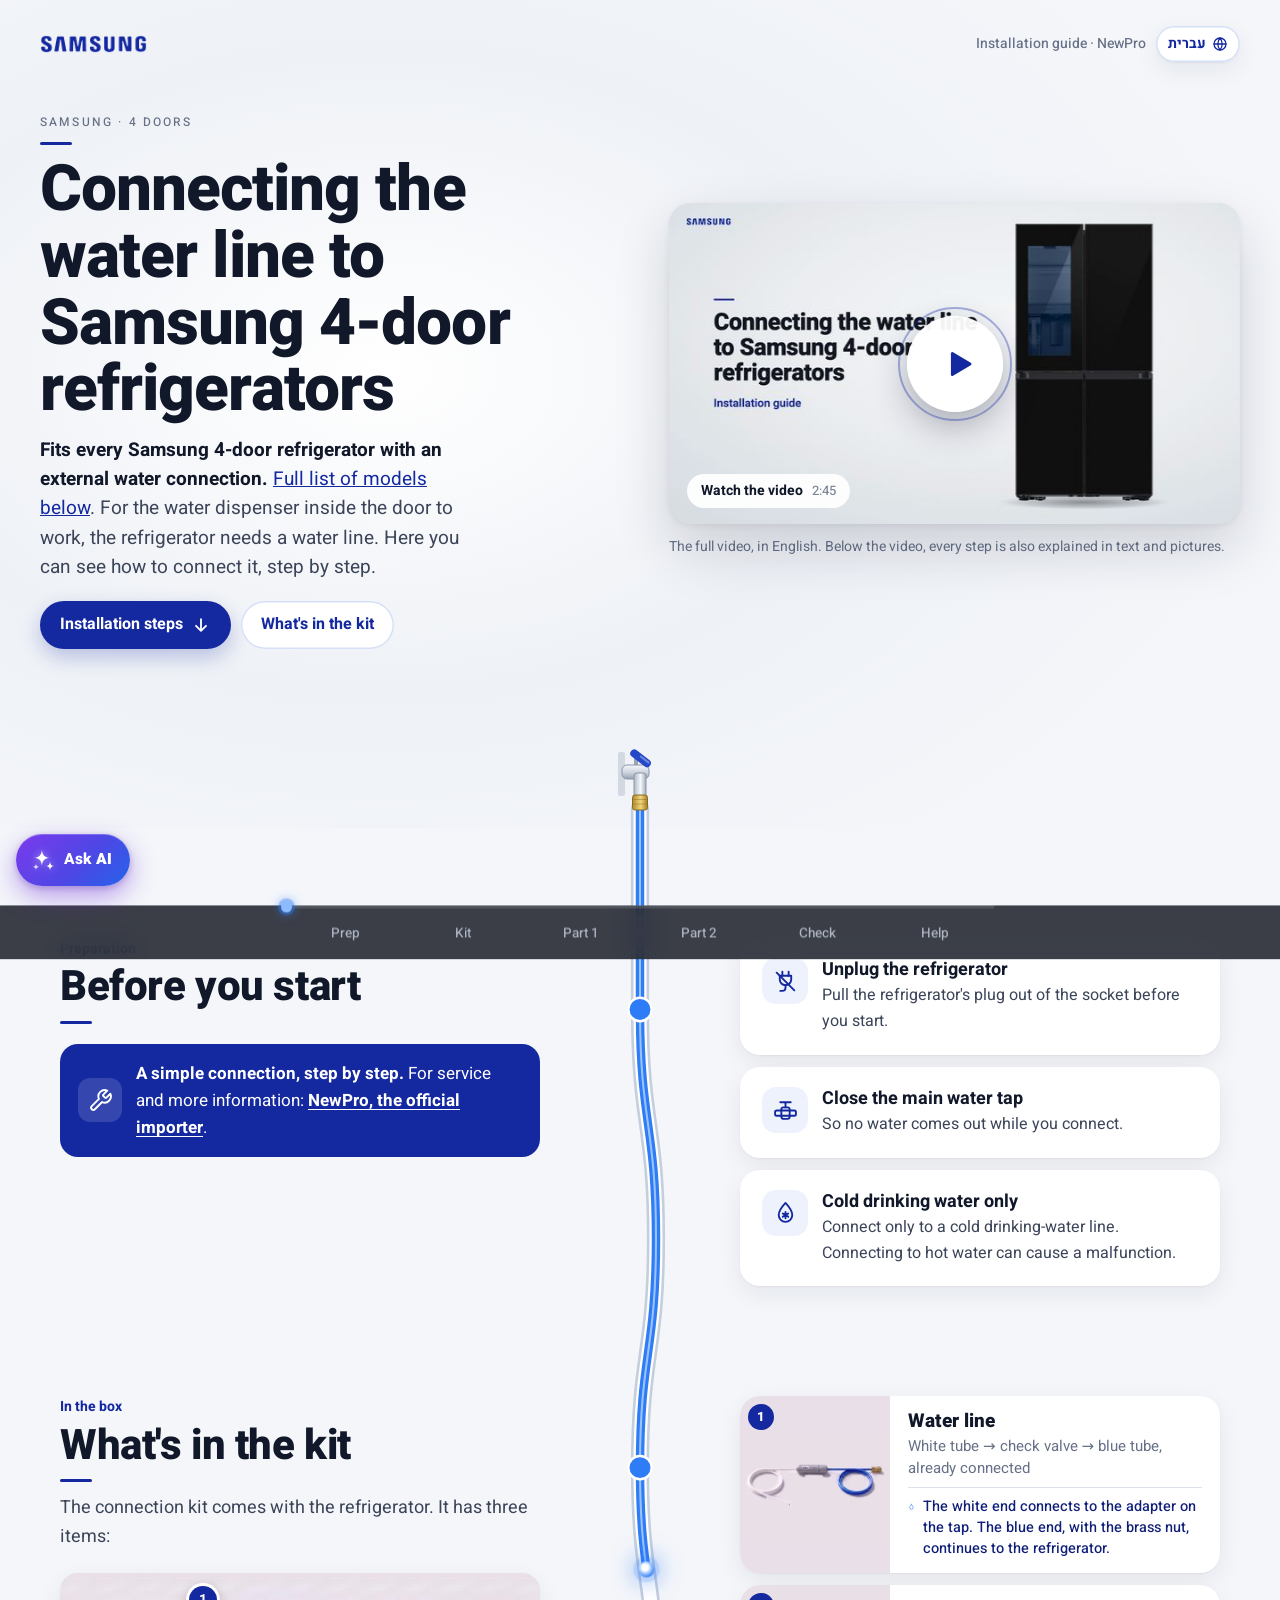
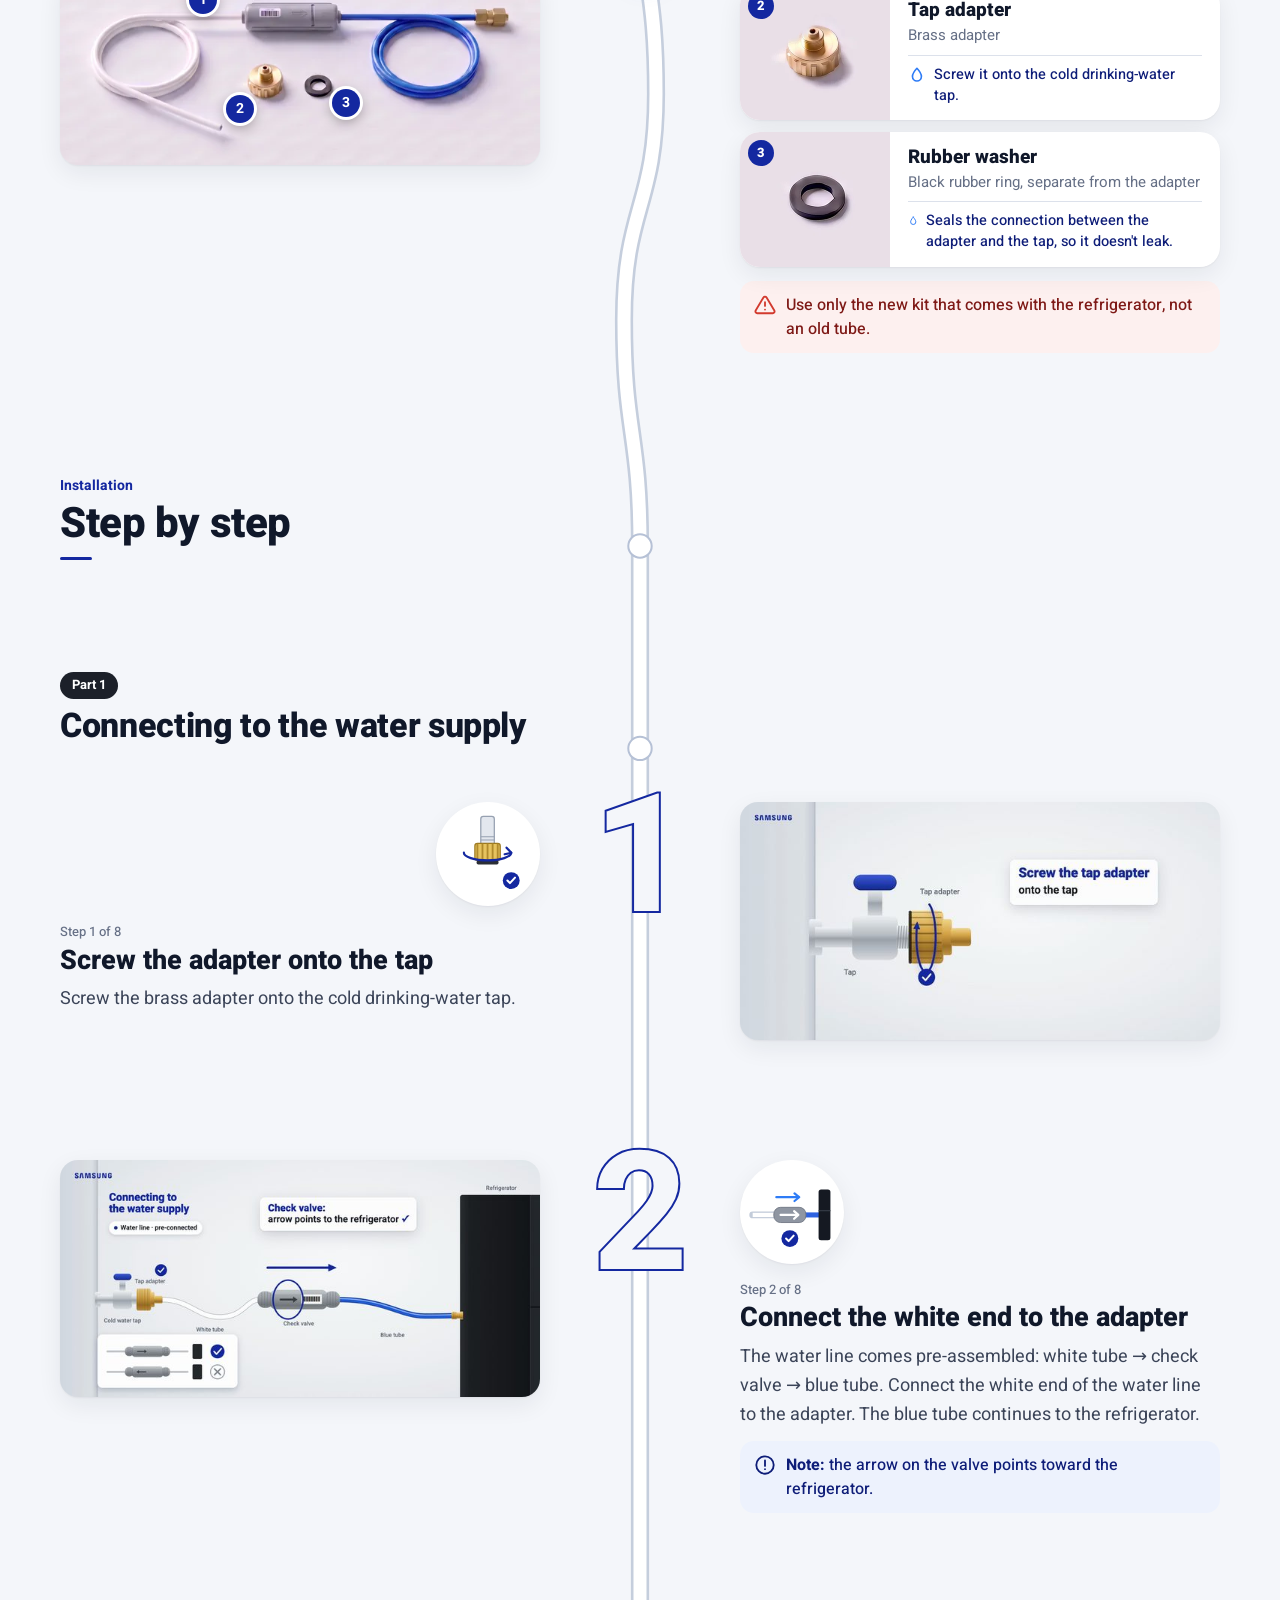
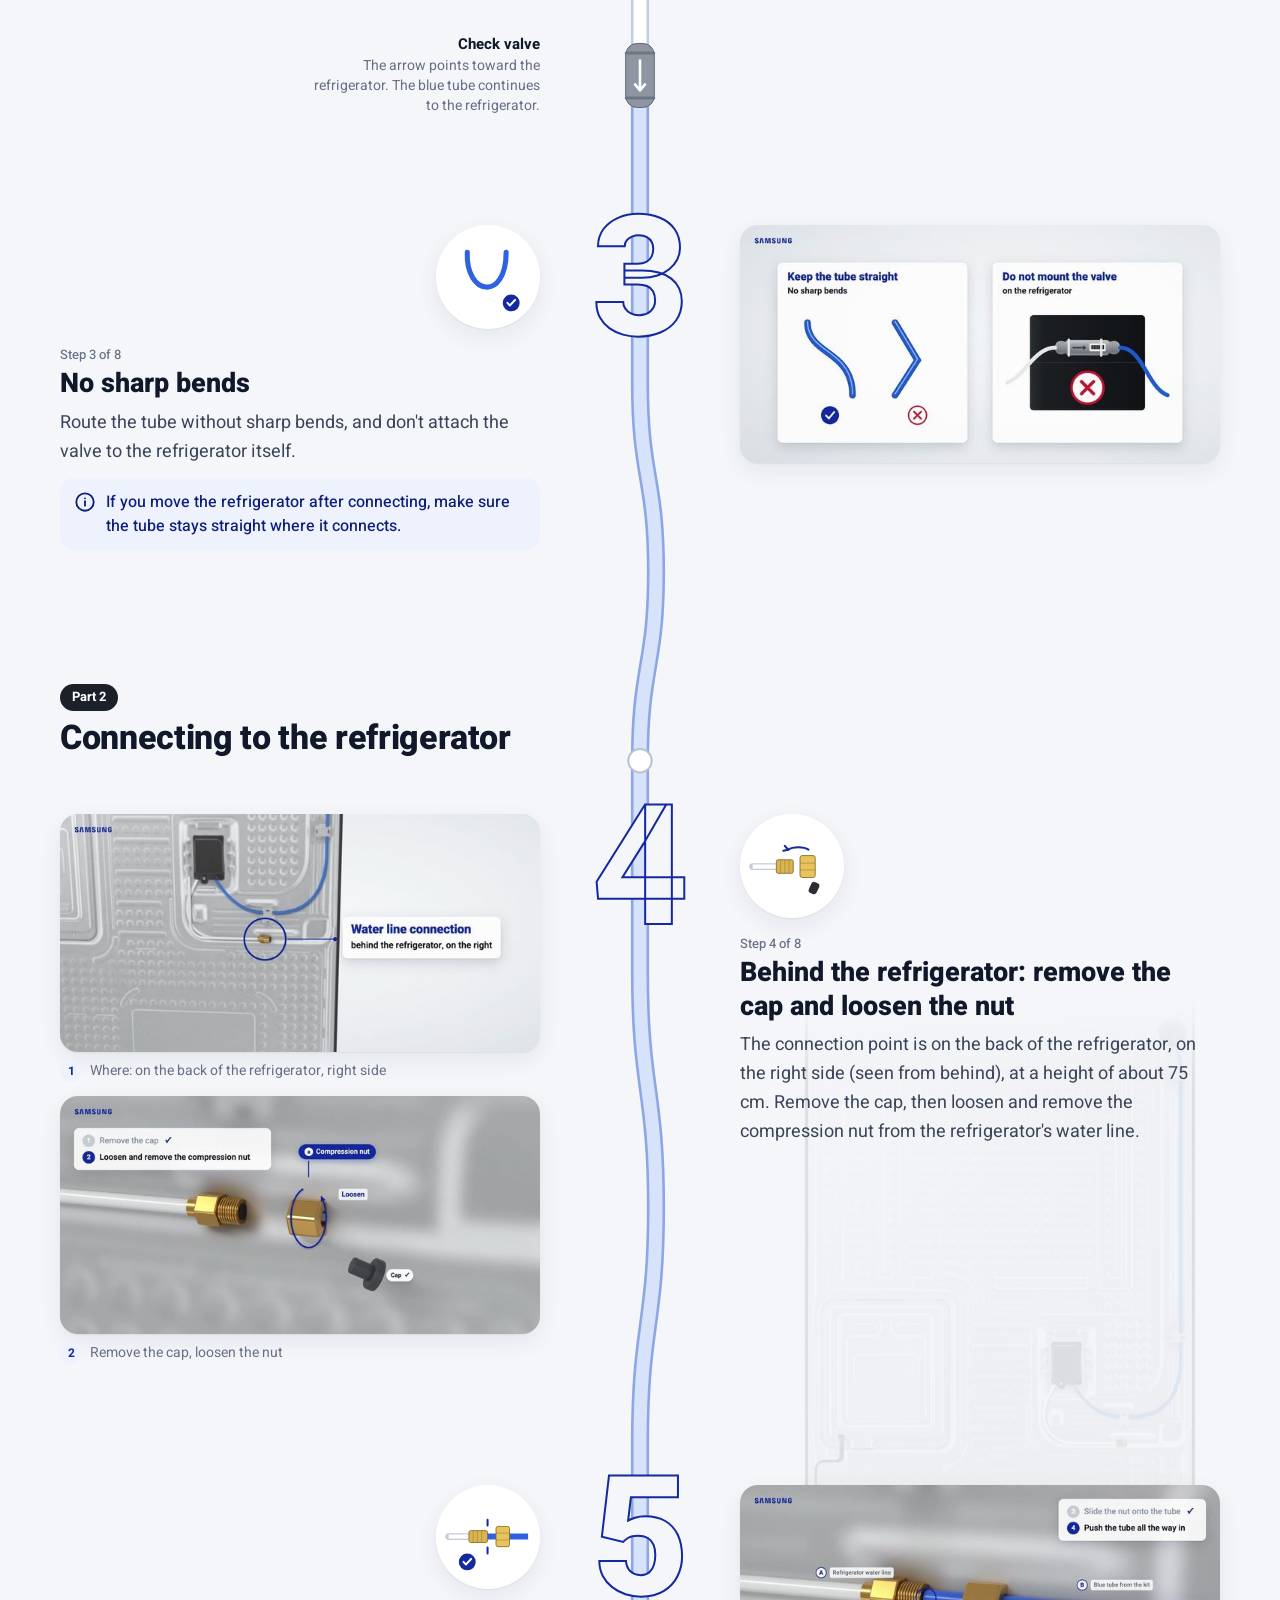
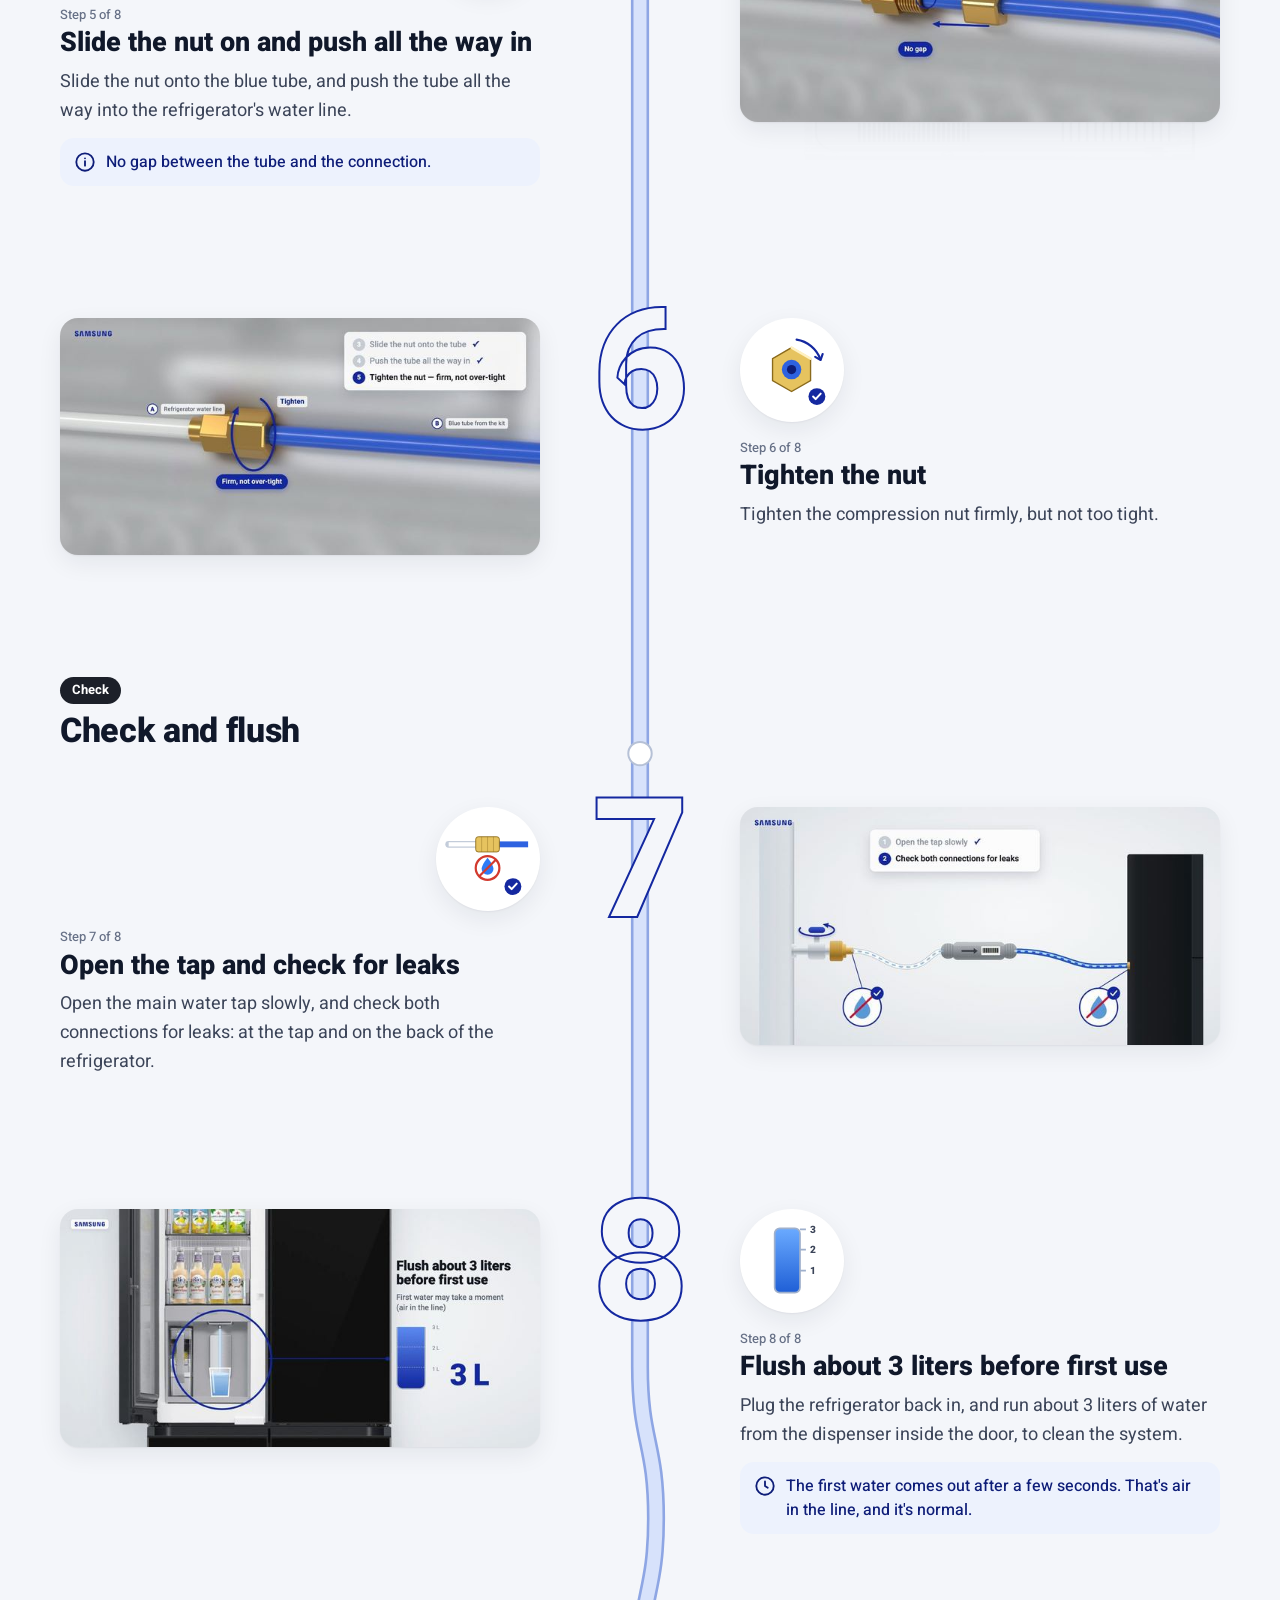
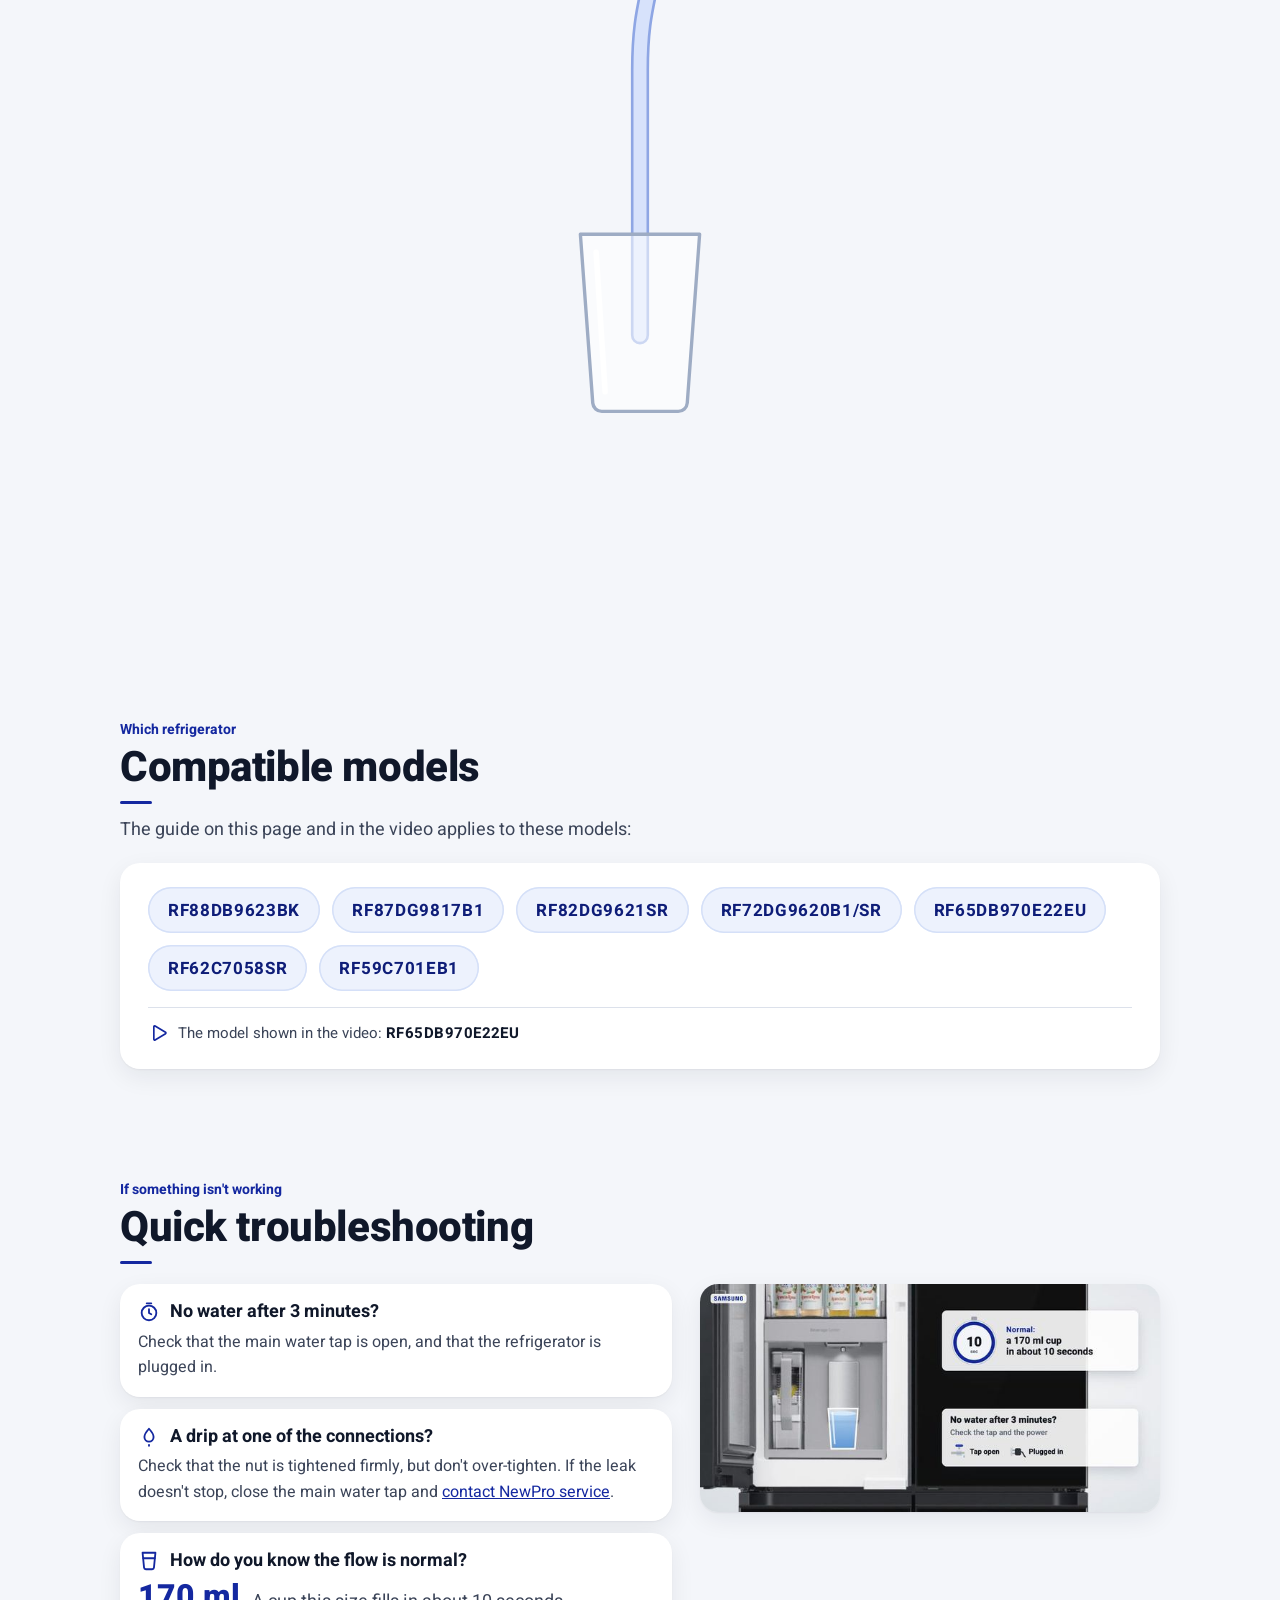
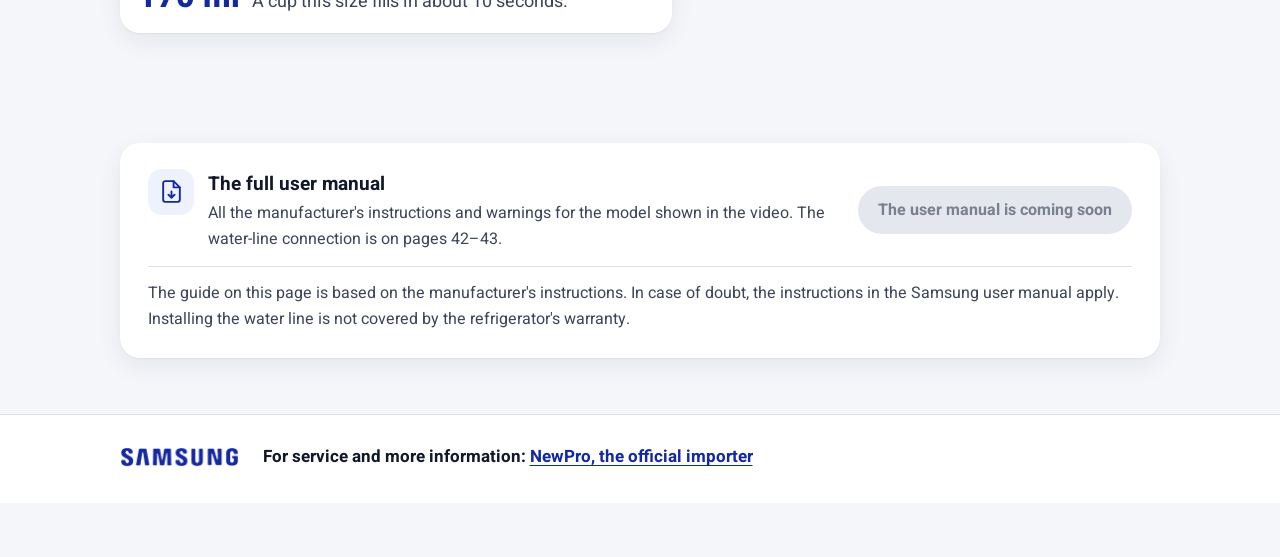
<file: samsung-rf65db970e22eu/en/index.html>
<!doctype html>
<html lang="en" dir="ltr">
<head>
<script>
/* Always open at the top (mobile + desktop): no browser scroll restoration,
   no jump to a #section left in the URL by an in-page link. */
(function () {
  try { if ("scrollRestoration" in history) history.scrollRestoration = "manual"; } catch (e) {}
  /* never yank the page back once the visitor has started using it (slow 'load' on mobile),
     while a video is fullscreen, or while the vertical-video overlay holds the scroll */
  var moved = false;
  ["touchstart", "pointerdown", "wheel", "keydown"].forEach(function (t) {
    try { window.addEventListener(t, function () { moved = true; }, { capture: true, passive: true, once: true }); } catch (e) {}
  });
  function busy() { return !!(document.fullscreenElement || document.webkitFullscreenElement || window.__nlHold); }
  function top(force) {
    if (busy() || (moved && force !== true)) return;
    var h = document.documentElement, prev = h.style.scrollBehavior;
    h.style.scrollBehavior = "auto";
    window.scrollTo(0, 0);
    h.style.scrollBehavior = prev;
  }
  if (location.hash) { try { history.replaceState(null, "", location.pathname + location.search); } catch (e) {} }
  top();
  document.addEventListener("DOMContentLoaded", top);
  window.addEventListener("load", function () { top(); setTimeout(top, 0); });
  window.addEventListener("pageshow", function (e) { if (e.persisted) top(true); });
})();
</script>
<meta charset="utf-8">
<script>
  /* ================================================================
     Page settings: the only place to change
     VIDEO_URL: empty = poster + "video coming soon".
                A YouTube link (watch / youtu.be / shorts / embed) = embedded YouTube player.
                Any other link (e.g. .mp4) = <video> player.
     VIDEO_URL_VERTICAL: the same video in portrait (9:16). When present, "Play" asks
                "How do you want to watch?" (portrait / landscape). Empty, or file missing = play landscape directly.
     This page is all English, with the English video (v1.4). The Hebrew version, with the Hebrew video, is one folder up (../).
     MANUAL_URL: link to the user manual PDF (empty = "coming soon").
     SERVICE_PHONE: service phone to show, e.g. "*1234" or "03-0000000" (empty = the phone row is hidden; the footer links to NewPro's site).
     ASSET_BASE: path to the guide folder (img/, video/). "../" here; empty on the Hebrew page.
     GUIDE_TEXT: the strings shown by the shared script (guide.js).
     ================================================================ */
  var VIDEO_URL = "../video/water-line-en.mp4?v=1.6";
  var VIDEO_URL_VERTICAL = "../video/water-line-en-vertical.mp4?v=1.6";
  var MANUAL_URL = "";
  var SERVICE_PHONE = "";
  var ASSET_BASE = "../";
  var GUIDE_TEXT = {
    videoSoon: "The video is coming soon",
    videoSoonShort: "Video coming soon",
    videoSoonNote: "The full video will be here soon. Meanwhile, every step is illustrated and explained below.",
    videoTitle: "Video: how to connect the water line to the refrigerator",
    videoVertical: " (portrait)",
    manualDownload: "Download the user manual (PDF)",
    kitItem: "Item"
  };
  document.documentElement.className += " js";
</script>
<meta name="viewport" content="width=device-width, initial-scale=1, viewport-fit=cover">
<meta name="robots" content="noindex, nofollow">
<title>Connecting the water line to Samsung 4-door refrigerators</title>
<meta name="description" content="Illustrated step-by-step guide: connecting the water line to Samsung 4-door refrigerators. What is in the kit, how to connect it to the tap and to the refrigerator, checking for leaks and flushing. NewPro, the official importer.">
<link rel="canonical" href="https://mlb-code.github.io/newpan-guides/samsung-rf65db970e22eu/en/">
<link rel="alternate" hreflang="he" href="https://mlb-code.github.io/newpan-guides/samsung-rf65db970e22eu/">
<link rel="alternate" hreflang="en" href="https://mlb-code.github.io/newpan-guides/samsung-rf65db970e22eu/en/">
<link rel="alternate" hreflang="x-default" href="https://mlb-code.github.io/newpan-guides/samsung-rf65db970e22eu/">
<meta name="theme-color" content="#F4F6FA">
<meta property="og:type" content="website">
<meta property="og:locale" content="en_US">
<meta property="og:locale:alternate" content="he_IL">
<meta property="og:title" content="Connecting the water line to Samsung 4-door refrigerators">
<meta property="og:description" content="An illustrated guide, step by step. NewPro, the official importer.">
<meta property="og:image" content="https://mlb-code.github.io/newpan-guides/samsung-rf65db970e22eu/img/poster.jpg">
<meta property="og:image:width" content="1280">
<meta property="og:image:height" content="720">
<link rel="icon" href="data:image/svg+xml,%3Csvg xmlns='http://www.w3.org/2000/svg' viewBox='0 0 32 32'%3E%3Crect width='32' height='32' rx='8' fill='%231428A0'/%3E%3Cpath d='M16 6s-7 7.6-7 12.6a7 7 0 0 0 14 0C23 13.6 16 6 16 6z' fill='%23fff'/%3E%3C/svg%3E">
<link rel="preconnect" href="https://fonts.googleapis.com">
<link rel="preconnect" href="https://fonts.gstatic.com" crossorigin>
<link href="https://fonts.googleapis.com/css2?family=Heebo:wght@400;500;700;800&display=swap" rel="stylesheet">
<link rel="stylesheet" href="../guide.css?v=3">
</head>
<body>
<div class="page" id="page">

  <!-- the water line: drawn by the script from the stations below -->
  <div class="line" id="line" aria-hidden="true">
    <svg id="tube" width="0" height="0"></svg>
    <div class="wclip" id="wclip"><div class="winner" id="winner"><svg id="water" width="0" height="0"></svg></div></div>
    <div class="head" id="head"></div>
  </div>

  <!-- ===== 1. hero ===== -->
  <header class="hero" id="top">
    <div class="hero-top">
      <img class="logo" src="../img/logo-samsung-blue.png" width="480" height="81" alt="Samsung">
      <div class="side">
        <span class="tag">Installation guide · NewPro</span>
        <a class="lang-switch" id="langSwitch" href="../" hreflang="he" lang="he" dir="rtl" title="המדריך בעברית"><svg viewBox="0 0 24 24" fill="none" stroke="currentColor" stroke-width="1.9" stroke-linecap="round" stroke-linejoin="round" aria-hidden="true"><circle cx="12" cy="12" r="9"/><path d="M3 12h18M12 3a14 14 0 0 1 0 18M12 3a14 14 0 0 0 0 18"/></svg>עברית</a>
      </div>
    </div>

    <div class="hero-stage">
      <figure class="player" id="player" aria-label="Guide video">
        <picture class="poster">
          <source media="(max-width: 959.98px)" type="image/webp" srcset="../img/hero-fridge-400.webp 400w, ../img/hero-fridge.webp 622w" sizes="62vw">
          <img src="../img/poster.jpg" srcset="../img/poster-640.jpg 640w, ../img/poster.jpg 1280w" sizes="(min-width: 960px) 620px, 100vw" width="1280" height="720" alt="Samsung four-door refrigerator, black front" fetchpriority="high">
        </picture>
        <span class="floor" aria-hidden="true"></span>
        <button class="play" id="play" type="button" aria-label="Play the guide video">
          <svg viewBox="0 0 24 24" fill="currentColor" aria-hidden="true"><path d="M7 4.5v15a1 1 0 0 0 1.5.86l12.5-7.5a1 1 0 0 0 0-1.72L8.5 3.64A1 1 0 0 0 7 4.5z"/></svg>
        </button>
        <span class="play-meta" id="play-meta">Watch the video <small class="ltr" id="play-len">2:45</small></span>
        <button class="close" id="close" type="button" hidden>
          <svg viewBox="0 0 24 24" fill="none" stroke="currentColor" stroke-width="2.4" stroke-linecap="round" aria-hidden="true"><path d="M6 6l12 12M18 6L6 18"/></svg><span class="close-t">Close</span>
        </button>
        <div class="chooser" id="chooser" role="dialog" aria-labelledby="chT" hidden>
          <button class="ch-x" id="chX" type="button" aria-label="Cancel"><svg viewBox="0 0 24 24" fill="none" stroke="currentColor" stroke-width="2.4" stroke-linecap="round" aria-hidden="true"><path d="M6 6l12 12M18 6L6 18"/></svg></button>
          <p class="ch-t" id="chT">How do you want to watch?</p>
          <div class="ch-opts">
            <button class="ch-o" id="chV" type="button">
              <svg viewBox="0 0 30 48" aria-hidden="true"><rect x="2.5" y="2.5" width="25" height="43" rx="5.5" fill="#fff" stroke="currentColor" stroke-width="2.6"/><path d="M11.5 18.5v11a.9.9 0 0 0 1.35.78l9.3-5.5a.9.9 0 0 0 0-1.56l-9.3-5.5a.9.9 0 0 0-1.35.78z" fill="currentColor"/></svg>
              <b>Portrait</b><small>Fits your phone</small>
            </button>
            <button class="ch-o" id="chH" type="button">
              <svg viewBox="0 0 64 48" aria-hidden="true"><rect x="2.5" y="8.5" width="59" height="31" rx="5.5" fill="#fff" stroke="currentColor" stroke-width="2.6"/><path d="M27.5 18.5v11a.9.9 0 0 0 1.35.78l9.3-5.5a.9.9 0 0 0 0-1.56l-9.3-5.5a.9.9 0 0 0-1.35.78z" fill="currentColor"/></svg>
              <b>Landscape</b><small>Wide screen</small>
            </button>
          </div>
        </div>
      </figure>
      <p class="player-note" id="player-note">The full video, in English. Below the video, every step is also explained in text and pictures.</p>
    </div>

    <div class="hero-copy">
      <div class="model ltr">SAMSUNG · 4 DOORS</div>
      <div class="rule"></div>
      <h1 id="title">Connecting the water&nbsp;line to Samsung 4-door refrigerators</h1>
      <p class="lead"><strong>Fits every Samsung 4-door refrigerator with an external water connection.</strong> <a href="#models">Full list of models below</a>. For the water dispenser inside the door to work, the refrigerator needs a water line. Here you can see how to connect it, step by step.</p>
      <div class="cta">
        <a class="btn btn-primary" href="#steps">Installation steps
          <svg viewBox="0 0 24 24" fill="none" stroke="currentColor" stroke-width="2.2" stroke-linecap="round" stroke-linejoin="round" aria-hidden="true"><path d="M12 5v14M6 13l6 6 6-6"/></svg>
        </a>
        <a class="btn btn-ghost" href="#kit">What&#39;s in the kit</a>
      </div>
    </div>

    <!-- the tap: start of the line (white tube on the brass adapter) -->
    <div class="tap" id="tap" aria-hidden="true">
      <svg viewBox="0 0 64 84">
        <defs>
          <linearGradient id="tc" x1="0" y1="0" x2="0" y2="1"><stop offset="0" stop-color="#F6F8FB"/><stop offset=".55" stop-color="#CBD2DD"/><stop offset="1" stop-color="#97A1B2"/></linearGradient>
          <linearGradient id="tcv" x1="0" y1="0" x2="1" y2="0"><stop offset="0" stop-color="#A3ADBC"/><stop offset=".45" stop-color="#F6F8FB"/><stop offset="1" stop-color="#AFB8C6"/></linearGradient>
          <linearGradient id="tb" x1="0" y1="0" x2="1" y2="0"><stop offset="0" stop-color="#A47F24"/><stop offset=".45" stop-color="#F2D57E"/><stop offset="1" stop-color="#B08A2E"/></linearGradient>
        </defs>
        <rect x="57" y="8" width="7" height="44" rx="2" fill="#D3D9E3"/>
        <rect x="44" y="13" width="4" height="10" fill="#9AA4B4"/>
        <rect x="33" y="21" width="27" height="14" rx="5" fill="url(#tc)" stroke="#8C96A6"/>
        <rect x="36" y="29" width="12" height="25" rx="3" fill="url(#tcv)" stroke="#8C96A6"/>
        <rect x="34.5" y="51" width="15" height="15" rx="2.5" fill="url(#tb)" stroke="#8A6A1C"/>
        <path d="M34.5 55.5h15M34.5 60h15" stroke="#8A6A1C" stroke-width=".8" opacity=".55"/>
        <g class="tap-h"><rect x="29" y="7" width="24" height="8" rx="4" fill="#2448C8"/><rect x="31" y="8.5" width="12" height="2" rx="1" fill="#fff" opacity=".35"/></g>
      </svg>
      <i class="tap-out" id="tapOut"></i>
    </div>
  </header>

  <main>
    <!-- ===== 2. before you start ===== -->
    <section class="sec" id="prep" aria-labelledby="prep-title">
      <div class="col split prep-split">
        <div class="a">
          <div class="sec-head rv">
            <p class="eyebrow">Preparation</p>
            <h2 id="prep-title" data-wp="ring">Before you start</h2>
            <div class="rule"></div>
          </div>
          <div class="band rv">
            <span class="badge-ic" aria-hidden="true">
              <svg viewBox="0 0 24 24" fill="none" stroke="currentColor" stroke-width="1.8" stroke-linecap="round" stroke-linejoin="round"><path d="M14.7 6.3a1 1 0 0 0 0 1.4l1.6 1.6a1 1 0 0 0 1.4 0l3.77-3.77a6 6 0 0 1-7.94 7.94l-6.91 6.91a2.12 2.12 0 0 1-3-3l6.91-6.91a6 6 0 0 1 7.94-7.94l-3.76 3.76z"/></svg>
            </span>
            <p><strong>A simple connection, step by step.</strong> For service and more information: <a href="https://newpro.co.il/" target="_blank" rel="noopener">NewPro, the official importer</a>.</p>
          </div>
        </div>
        <div class="b prep">
          <div class="card rv">
            <span class="badge-ic" aria-hidden="true">
              <svg viewBox="0 0 24 24" fill="none" stroke="currentColor" stroke-width="1.8" stroke-linecap="round" stroke-linejoin="round"><path d="M9 2.5v4M15 2.5v4"/><path d="M6.5 6.5h11v3.5a5.5 5.5 0 0 1-11 0z"/><path d="M12 15.5V18a3 3 0 0 1-3 3H7"/><path d="M3.5 3.5l17 17"/></svg>
            </span>
            <div><h3>Unplug the refrigerator</h3><p>Pull the refrigerator&#39;s plug out of the socket before you start.</p></div>
          </div>
          <div class="card rv">
            <span class="badge-ic" aria-hidden="true">
              <svg viewBox="0 0 24 24" fill="none" stroke="currentColor" stroke-width="1.8" stroke-linecap="round" stroke-linejoin="round"><rect x="2" y="13" width="20" height="5" rx="1.5"/><rect x="8" y="10" width="8" height="11" rx="2"/><path d="M12 10V6"/><path d="M7 5h10"/></svg>
            </span>
            <div><h3>Close the main water tap</h3><p>So no water comes out while you connect.</p></div>
          </div>
          <div class="card rv">
            <span class="badge-ic" aria-hidden="true">
              <svg viewBox="0 0 24 24" fill="none" stroke="currentColor" stroke-width="1.8" stroke-linecap="round" stroke-linejoin="round"><path d="M12 2.8s-6.5 7-6.5 11.7a6.5 6.5 0 0 0 13 0C18.5 9.8 12 2.8 12 2.8z"/><path d="M12 11.5v6M9.4 13l5.2 3M14.6 13l-5.2 3"/></svg>
            </span>
            <div><h3>Cold drinking water only</h3><p>Connect only to a cold drinking-water line. Connecting to hot water can cause a malfunction.</p></div>
          </div>
        </div>
      </div>
    </section>

    <!-- ===== 3. kit ===== -->
    <section class="sec kit" id="kit" aria-labelledby="kit-title">
      <div class="col split">
        <div class="a">
          <div class="sec-head rv">
            <p class="eyebrow">In the box</p>
            <h2 id="kit-title" data-wp="ring">What&#39;s in the kit</h2>
            <div class="rule"></div>
            <p class="intro">The connection kit comes with the refrigerator. It has three items:</p>
          </div>
          <figure class="kit-figure rv">
            <img src="../img/kit-assembled-1280.webp" srcset="../img/kit-assembled-640.webp 640w, ../img/kit-assembled-1280.webp 1280w" sizes="(min-width: 960px) 520px, calc(100vw - 60px)" width="1280" height="510" loading="lazy" decoding="async" alt="The connection kit: the pre-assembled water line (white tube, grey check valve and blue tube with a brass nut at the end), and separately a brass tap adapter and a black rubber washer">
            <span class="pin" style="--x:29.7%;--y:13.8%" aria-hidden="true">1</span>
            <span class="pin" style="--x:37.5%;--y:71%" aria-hidden="true">2</span>
            <span class="pin" style="--x:59.5%;--y:68%" aria-hidden="true">3</span>
          </figure>
        </div>
        <div class="b">
          <ol class="kit-cards" id="kitTrack" aria-label="Kit items">
            <li class="part-card">
              <div class="pc-img" style="background:#E9DFE8"><img style="object-fit:contain" src="../img/kit-card-line-360.webp" srcset="../img/kit-card-line-360.webp 360w, ../img/kit-card-line-720.webp 720w" sizes="(min-width: 960px) 150px, 72vw" width="360" height="270" loading="lazy" decoding="async" alt="The water line from the kit: white tube, grey check valve and blue tube with a brass nut, connected together"><span class="pc-n" aria-hidden="true">1</span></div>
              <div class="pc-txt"><h3>Water line</h3><p class="pc-d">White tube → check valve → blue tube, already connected</p>
                <p class="pc-tip"><svg viewBox="0 0 24 24" fill="none" stroke="currentColor" stroke-width="2.2" stroke-linecap="round" stroke-linejoin="round" aria-hidden="true"><path d="M12 3s-6 6.5-6 11a6 6 0 0 0 12 0c0-4.5-6-11-6-11z"/></svg>The white end connects to the adapter on the tap. The blue end, with the brass nut, continues to the refrigerator.</p></div>
            </li>
            <li class="part-card">
              <div class="pc-img"><img src="../img/kit-card-adapter-360.webp" srcset="../img/kit-card-adapter-360.webp 360w, ../img/kit-card-adapter-720.webp 720w" sizes="(min-width: 960px) 150px, 72vw" width="360" height="270" loading="lazy" decoding="async" alt="The brass tap adapter"><span class="pc-n" aria-hidden="true">2</span></div>
              <div class="pc-txt"><h3>Tap adapter</h3><p class="pc-d">Brass adapter</p>
                <p class="pc-tip"><svg viewBox="0 0 24 24" fill="none" stroke="currentColor" stroke-width="2.2" stroke-linecap="round" stroke-linejoin="round" aria-hidden="true"><path d="M12 3s-6 6.5-6 11a6 6 0 0 0 12 0c0-4.5-6-11-6-11z"/></svg>Screw it onto the cold drinking-water tap.</p></div>
            </li>
            <li class="part-card">
              <div class="pc-img"><img src="../img/kit-card-washer-360.webp" srcset="../img/kit-card-washer-360.webp 360w, ../img/kit-card-washer-720.webp 720w" sizes="(min-width: 960px) 150px, 72vw" width="360" height="270" loading="lazy" decoding="async" alt="The black rubber washer from the kit"><span class="pc-n" aria-hidden="true">3</span></div>
              <div class="pc-txt"><h3>Rubber washer</h3><p class="pc-d">Black rubber ring, separate from the adapter</p>
                <p class="pc-tip"><svg viewBox="0 0 24 24" fill="none" stroke="currentColor" stroke-width="2.2" stroke-linecap="round" stroke-linejoin="round" aria-hidden="true"><path d="M12 3s-6 6.5-6 11a6 6 0 0 0 12 0c0-4.5-6-11-6-11z"/></svg>Seals the connection between the adapter and the tap, so it doesn&#39;t leak.</p></div>
            </li>
          </ol>
          <div class="kit-dots" id="kitDots" role="group" aria-label="Go to a kit item"></div>
          <p class="callout warn kit-warn">
            <svg viewBox="0 0 24 24" fill="none" stroke="currentColor" stroke-width="2" stroke-linecap="round" stroke-linejoin="round" aria-hidden="true"><path d="M10.29 3.86 1.82 18a2 2 0 0 0 1.71 3h16.94a2 2 0 0 0 1.71-3L13.71 3.86a2 2 0 0 0-3.42 0z"/><path d="M12 9v4M12 17h.01"/></svg>
            <span>Use only the new kit that comes with the refrigerator, not an old tube.</span>
          </p>
        </div>
      </div>
    </section>

    <!-- ===== 4. step by step ===== -->
    <section class="sec" id="steps" aria-labelledby="steps-title">
      <div class="col">
        <div class="split">
          <div class="a sec-head rv">
            <p class="eyebrow">Installation</p>
            <h2 id="steps-title" data-wp="ring">Step by step</h2>
            <div class="rule"></div>
          </div>
        </div>

        <!-- part 1 -->
        <div class="part">
          <div class="part-head" id="part1"><div class="rv"><span class="chip">Part 1</span><h3 data-wp="ring">Connecting to the water supply</h3></div></div>
          <ol class="steps" start="1">
            <li class="step">
              <div class="num" data-wp="num" aria-hidden="true"><span class="num-o">1</span><span class="num-w"><span class="num-f">1</span></span></div>
              <div class="micro m1" aria-hidden="true">
                <svg viewBox="0 0 96 96"><defs><clipPath id="m1c"><rect x="33" y="36" width="30" height="20" rx="3"/></clipPath></defs>
                  <rect x="40" y="4" width="16" height="36" rx="3" fill="#E3E7EE" stroke="#97A1B1" stroke-width="1.5"/>
                  <path d="M40 28h16M40 32h16M40 36h16" stroke="#97A1B1" stroke-width="1.2"/>
                  <g class="m1-a"><rect x="33" y="36" width="30" height="20" rx="3" fill="#E6C35F" stroke="#9C7A22" stroke-width="1.5"/>
                    <g clip-path="url(#m1c)"><g class="m1-k" stroke="#B08A2C" stroke-width="2.2"><path d="M30 36v20M36 36v20M42 36v20M48 36v20M54 36v20M60 36v20M66 36v20M72 36v20M78 36v20M84 36v20M90 36v20"/></g></g>
                    <rect x="35" y="56" width="26" height="5" rx="2" fill="#2B2E35"/></g>
                  <path class="m1-r" d="M20 47a28 9 0 0 0 56 0" fill="none" stroke="#1428A0" stroke-width="2.6" stroke-linecap="round"/>
                  <path class="m1-r" d="M70.5 41l5.6 6-7.8 1.8" fill="none" stroke="#1428A0" stroke-width="2.6" stroke-linecap="round" stroke-linejoin="round"/>
                  <g class="m-ok"><circle cx="76" cy="80" r="10" fill="#1428A0"/><path d="M71.5 80l3 3 6-6.5" fill="none" stroke="#fff" stroke-width="2.4" stroke-linecap="round" stroke-linejoin="round"/></g>
                </svg>
              </div>
              <div class="step-body rv">
                <span class="kicker">Step 1 of 8</span>
                <h4>Screw the adapter onto the tap</h4>
                <p>Screw the brass adapter onto the cold drinking-water tap.</p>
              </div>
              <figure class="shot rv"><img src="../img/step-1-adapter.jpg" srcset="../img/step-1-adapter-640.jpg 640w, ../img/step-1-adapter.jpg 1280w" sizes="(min-width: 960px) 520px, calc(100vw - 60px)" width="1280" height="634" loading="lazy" decoding="async" alt="Illustration: the brass adapter being screwed onto the water tap"></figure>
            </li>

            <li class="step alt">
              <div class="num" data-wp="num" aria-hidden="true"><span class="num-o">2</span><span class="num-w"><span class="num-f">2</span></span></div>
              <div class="micro m2" aria-hidden="true">
                <svg viewBox="0 0 96 96">
                  <path d="M2 52h28" stroke="#C3CCDA" stroke-width="8" stroke-linecap="round"/><path d="M2 52h28" stroke="#fff" stroke-width="5"/>
                  <path d="M62 52h20" stroke="#2E62E0" stroke-width="6"/>
                  <rect x="80" y="22" width="14" height="60" rx="3" fill="#151922"/><path d="M80 47h14" stroke="#3A404C" stroke-width="1.2"/>
                  <rect x="27" y="43" width="38" height="18" rx="8" fill="#8F96A2" stroke="#6D7480"/>
                  <g class="m2-a"><path d="M35 52h20" stroke="#fff" stroke-width="2.6" stroke-linecap="round"/><path d="M51 47.5l5 4.5-5 4.5" fill="none" stroke="#fff" stroke-width="2.6" stroke-linecap="round" stroke-linejoin="round"/></g>
                  <g class="m2-f"><path d="M30 31h26" stroke="#2E7CF6" stroke-width="2.6" stroke-linecap="round"/><path d="M51.5 26.5l5.5 4.5-5.5 4.5" fill="none" stroke="#2E7CF6" stroke-width="2.6" stroke-linecap="round" stroke-linejoin="round"/></g>
                  <g class="m-ok"><circle cx="46" cy="80" r="10" fill="#1428A0"/><path d="M41.5 80l3 3 6-6.5" fill="none" stroke="#fff" stroke-width="2.4" stroke-linecap="round" stroke-linejoin="round"/></g>
                </svg>
              </div>
              <div class="step-body rv">
                <span class="kicker">Step 2 of 8</span>
                <h4>Connect the white end to the adapter</h4>
                <p>The water line comes pre-assembled: white tube → check valve → blue tube. Connect the white end of the water line to the adapter. The blue tube continues to the refrigerator.</p>
                <p class="callout tip">
                  <svg viewBox="0 0 24 24" fill="none" stroke="currentColor" stroke-width="2" stroke-linecap="round" stroke-linejoin="round" aria-hidden="true"><circle cx="12" cy="12" r="9.5"/><path d="M12 7v6M12 16.5h.01"/></svg>
                  <span><strong>Note:</strong> the arrow on the valve points toward the refrigerator.</span>
                </p>
              </div>
              <figure class="shot rv"><img src="../img/step-2-valve.jpg" srcset="../img/step-2-valve-640.jpg 640w, ../img/step-2-valve.jpg 1280w" sizes="(min-width: 960px) 520px, calc(100vw - 60px)" width="1280" height="634" loading="lazy" decoding="async" alt="Illustration: the pre-assembled water line. The white end is connected to the adapter on the tap, the valve&#39;s arrow points toward the refrigerator, and the blue tube continues to the refrigerator"></figure>
            </li>

            <li class="valve-slot" data-wp="valve" aria-hidden="true">
              <p><b>Check valve</b>The arrow points toward the refrigerator. The blue tube continues to the refrigerator.</p>
            </li>

            <li class="step">
              <div class="num" data-wp="num" aria-hidden="true"><span class="num-o">3</span><span class="num-w"><span class="num-f">3</span></span></div>
              <div class="micro m3" aria-hidden="true">
                <svg viewBox="0 0 96 96">
                  <g class="m3-bad"><path d="M24 18L46 64 70 18" fill="none" stroke="#2E62E0" stroke-width="6" stroke-linecap="round" stroke-linejoin="miter"/>
                    <g class="m-x"><circle cx="76" cy="78" r="10" fill="#D23A2E"/><path d="M72 74l8 8M80 74l-8 8" stroke="#fff" stroke-width="2.4" stroke-linecap="round"/></g></g>
                  <g class="m3-ok"><path d="M24 18C22 70 70 76 70 18" fill="none" stroke="#2E62E0" stroke-width="6" stroke-linecap="round"/>
                    <circle cx="76" cy="78" r="10" fill="#1428A0"/><path d="M71.5 78l3 3 6-6.5" fill="none" stroke="#fff" stroke-width="2.4" stroke-linecap="round" stroke-linejoin="round"/></g>
                </svg>
              </div>
              <div class="step-body rv">
                <span class="kicker">Step 3 of 8</span>
                <h4>No sharp bends</h4>
                <p>Route the tube without sharp bends, and don&#39;t attach the valve to the refrigerator itself.</p>
                <p class="callout tip">
                  <svg viewBox="0 0 24 24" fill="none" stroke="currentColor" stroke-width="2" stroke-linecap="round" stroke-linejoin="round" aria-hidden="true"><circle cx="12" cy="12" r="9.5"/><path d="M12 11v5M12 8h.01"/></svg>
                  <span>If you move the refrigerator after connecting, make sure the tube stays straight where it connects.</span>
                </p>
              </div>
              <figure class="shot rv"><img src="../img/step-3-no-bends.jpg" srcset="../img/step-3-no-bends-640.jpg 640w, ../img/step-3-no-bends.jpg 1280w" sizes="(min-width: 960px) 520px, calc(100vw - 60px)" width="1280" height="634" loading="lazy" decoding="async" alt="Illustration: a tube in a gentle curve marked correct, a tube with a sharp bend marked wrong, and a valve attached to the refrigerator marked wrong"></figure>
            </li>
          </ol>
        </div>

        <!-- part 2: the line reaches the back of the fridge -->
        <div class="part p2">
          <div class="p2-bg" aria-hidden="true"><img id="p2img" src="../img/fridge-back.webp" width="560" height="1093" loading="lazy" decoding="async" alt=""></div>
          <div class="part-head" id="part2"><div class="rv"><span class="chip">Part 2</span><h3 data-wp="ring">Connecting to the refrigerator</h3></div></div>
          <ol class="steps" start="4">
            <li class="step alt">
              <div class="num" data-wp="num" aria-hidden="true"><span class="num-o">4</span><span class="num-w"><span class="num-f">4</span></span></div>
              <div class="micro m4" aria-hidden="true">
                <svg viewBox="0 0 96 96">
                  <path d="M2 48h30" stroke="#C3CCDA" stroke-width="8" stroke-linecap="round"/><path d="M2 48h30" stroke="#fff" stroke-width="5"/>
                  <rect x="30" y="40" width="20" height="16" rx="2" fill="#D9B552" stroke="#8A6A1C"/><path d="M35 40v16M40 40v16M45 40v16" stroke="#8A6A1C" opacity=".5"/>
                  <g class="m4-n"><rect x="46" y="35" width="18" height="26" rx="2.5" fill="#E6C35F" stroke="#8A6A1C"/><path d="M46 44h18M46 52h18" stroke="#8A6A1C" opacity=".5"/></g>
                  <g class="m4-c"><rect x="63" y="41" width="10" height="14" rx="3.5" fill="#2A2D33"/></g>
                  <g class="m4-r"><path d="M44 28a14 6 0 0 1 24 0" fill="none" stroke="#1428A0" stroke-width="2.4" stroke-linecap="round"/><path d="M40 23.5l4 4.6-5.8 1.1" fill="none" stroke="#1428A0" stroke-width="2.4" stroke-linecap="round" stroke-linejoin="round"/></g>
                </svg>
              </div>
              <div class="step-body rv">
                <span class="kicker">Step 4 of 8</span>
                <h4>Behind the refrigerator: remove the cap and loosen the nut</h4>
                <p>The connection point is on the back of the refrigerator, on the right side (seen from behind), at a height of about 75 cm. Remove the cap, then loosen and remove the compression nut from the refrigerator&#39;s water line.</p>
              </div>
              <div class="shot two rv">
                <figure><img src="../img/step-4-location.jpg" srcset="../img/step-4-location-640.jpg 640w, ../img/step-4-location.jpg 1280w" sizes="(min-width: 960px) 520px, (min-width: 640px) 45vw, calc(100vw - 60px)" width="1280" height="634" loading="lazy" decoding="async" alt="Illustration: the back of the refrigerator, a circle marks the water-line connection point on the right side"><figcaption><b>1</b>Where: on the back of the refrigerator, right side</figcaption></figure>
                <figure><img src="../img/step-4-cap-nut.jpg" srcset="../img/step-4-cap-nut-640.jpg 640w, ../img/step-4-cap-nut.jpg 1280w" sizes="(min-width: 960px) 520px, (min-width: 640px) 45vw, calc(100vw - 60px)" width="1280" height="634" loading="lazy" decoding="async" alt="Illustration: the cap removed, and the compression nut being loosened from the refrigerator&#39;s water line"><figcaption><b>2</b>Remove the cap, loosen the nut</figcaption></figure>
              </div>
            </li>

            <li class="step">
              <div class="num" data-wp="num" aria-hidden="true"><span class="num-o">5</span><span class="num-w"><span class="num-f">5</span></span></div>
              <div class="micro m5" aria-hidden="true">
                <svg viewBox="0 0 96 96">
                  <path d="M2 48h26" stroke="#C3CCDA" stroke-width="8" stroke-linecap="round"/><path d="M2 48h26" stroke="#fff" stroke-width="5"/>
                  <rect x="26" y="41" width="22" height="14" rx="2" fill="#D9B552" stroke="#8A6A1C"/><path d="M31 41v14M36 41v14M41 41v14" stroke="#8A6A1C" opacity=".5"/>
                  <g class="m5-t"><path d="M48 48h48" stroke="#2E62E0" stroke-width="7"/><rect x="58" y="36" width="16" height="24" rx="2.5" fill="#E6C35F" stroke="#8A6A1C"/><path d="M58 44h16M58 52h16" stroke="#8A6A1C" opacity=".5"/></g>
                  <path d="M48 28v7M48 61v7" stroke="#1428A0" stroke-width="2.4" stroke-linecap="round"/>
                  <g class="m-ok"><circle cx="24" cy="78" r="10" fill="#1428A0"/><path d="M19.5 78l3 3 6-6.5" fill="none" stroke="#fff" stroke-width="2.4" stroke-linecap="round" stroke-linejoin="round"/></g>
                </svg>
              </div>
              <div class="step-body rv">
                <span class="kicker">Step 5 of 8</span>
                <h4>Slide the nut on and push all the way in</h4>
                <p>Slide the nut onto the blue tube, and push the tube all the way into the refrigerator&#39;s water line.</p>
                <p class="callout tip">
                  <svg viewBox="0 0 24 24" fill="none" stroke="currentColor" stroke-width="2" stroke-linecap="round" stroke-linejoin="round" aria-hidden="true"><circle cx="12" cy="12" r="9.5"/><path d="M12 11v5M12 8h.01"/></svg>
                  <span>No gap between the tube and the connection.</span>
                </p>
              </div>
              <figure class="shot rv"><img src="../img/step-5-push.jpg" srcset="../img/step-5-push-640.jpg 640w, ../img/step-5-push.jpg 1280w" sizes="(min-width: 960px) 520px, calc(100vw - 60px)" width="1280" height="634" loading="lazy" decoding="async" alt="Illustration: the nut slid onto the blue tube, and the tube pushed all the way into the refrigerator&#39;s water line, with no gap"></figure>
            </li>

            <li class="step alt">
              <div class="num" data-wp="num" aria-hidden="true"><span class="num-o">6</span><span class="num-w"><span class="num-f">6</span></span></div>
              <div class="micro m6" aria-hidden="true">
                <svg viewBox="0 0 96 96">
                  <path d="M54 12.5a36 36 0 0 1 28 23" fill="none" stroke="#1428A0" stroke-width="2.6" stroke-linecap="round"/><path d="M76 33l6.4 3.6 2.4-7" fill="none" stroke="#1428A0" stroke-width="2.6" stroke-linecap="round" stroke-linejoin="round"/>
                  <g class="m6-n"><polygon points="48,22 70.5,35 70.5,61 48,74 25.5,61 25.5,35" fill="#E6C35F" stroke="#8A6A1C" stroke-width="1.6"/><path d="M48 22l22.5 13" stroke="#FFF1C2" stroke-width="3" stroke-linecap="round"/><circle cx="48" cy="48" r="11.5" fill="#2E62E0"/><circle cx="48" cy="48" r="5.5" fill="#0E1D78"/></g>
                  <g class="m-ok"><circle cx="78" cy="80" r="10" fill="#1428A0"/><path d="M73.5 80l3 3 6-6.5" fill="none" stroke="#fff" stroke-width="2.4" stroke-linecap="round" stroke-linejoin="round"/></g>
                </svg>
              </div>
              <div class="step-body rv">
                <span class="kicker">Step 6 of 8</span>
                <h4>Tighten the nut</h4>
                <p>Tighten the compression nut firmly, but not too tight.</p>
              </div>
              <figure class="shot rv"><img src="../img/step-6-tighten.jpg" srcset="../img/step-6-tighten-640.jpg 640w, ../img/step-6-tighten.jpg 1280w" sizes="(min-width: 960px) 520px, calc(100vw - 60px)" width="1280" height="634" loading="lazy" decoding="async" alt="Illustration: the compression nut being tightened on the connection, with a turning arrow"></figure>
            </li>
          </ol>
        </div>

        <!-- part 3 -->
        <div class="part">
          <div class="part-head" id="part3"><div class="rv"><span class="chip">Check</span><h3 data-wp="ring">Check and flush</h3></div></div>
          <ol class="steps" start="7">
            <li class="step">
              <div class="num" data-wp="num" aria-hidden="true"><span class="num-o">7</span><span class="num-w"><span class="num-f">7</span></span></div>
              <div class="micro m7" aria-hidden="true">
                <svg viewBox="0 0 96 96">
                  <path d="M2 30h34" stroke="#C3CCDA" stroke-width="8" stroke-linecap="round"/><path d="M2 30h34" stroke="#fff" stroke-width="5"/>
                  <path d="M60 30h36" stroke="#2E62E0" stroke-width="7"/>
                  <rect x="34" y="21" width="28" height="18" rx="3" fill="#E6C35F" stroke="#8A6A1C"/><path d="M41 21v18M48 21v18M55 21v18" stroke="#8A6A1C" opacity=".45"/>
                  <g class="m7-d"><path d="M48 46s-7 8.5-7 13a7 7 0 0 0 14 0c0-4.5-7-13-7-13z" fill="#2E7CF6"/></g>
                  <g class="m7-x"><circle cx="48" cy="58" r="14" fill="none" stroke="#D23A2E" stroke-width="2.6"/><path d="M38.5 67.5l19-19" stroke="#D23A2E" stroke-width="2.6" stroke-linecap="round"/></g>
                  <g class="m-ok"><circle cx="78" cy="80" r="10" fill="#1428A0"/><path d="M73.5 80l3 3 6-6.5" fill="none" stroke="#fff" stroke-width="2.4" stroke-linecap="round" stroke-linejoin="round"/></g>
                </svg>
              </div>
              <div class="step-body rv">
                <span class="kicker">Step 7 of 8</span>
                <h4>Open the tap and check for leaks</h4>
                <p>Open the main water tap slowly, and check both connections for leaks: at the tap and on the back of the refrigerator.</p>
              </div>
              <figure class="shot rv"><img src="../img/step-7-leaks.jpg" srcset="../img/step-7-leaks-640.jpg 640w, ../img/step-7-leaks.jpg 1280w" sizes="(min-width: 960px) 520px, calc(100vw - 60px)" width="1280" height="634" loading="lazy" decoding="async" alt="Illustration: the tap opened slowly, and two check marks next to the two connections show there is no leak"></figure>
            </li>

            <li class="step alt">
              <div class="num" data-wp="num" aria-hidden="true"><span class="num-o">8</span><span class="num-w"><span class="num-f">8</span></span></div>
              <div class="micro m8" aria-hidden="true">
                <svg viewBox="0 0 96 96"><defs><clipPath id="m8c"><rect x="28" y="10" width="30" height="76" rx="6"/></clipPath><linearGradient id="m8g" x1="0" y1="0" x2="0" y2="1"><stop offset="0" stop-color="#6AAAFF"/><stop offset="1" stop-color="#1F5FD6"/></linearGradient></defs>
                  <rect x="28" y="10" width="30" height="76" rx="6" fill="#fff"/>
                  <g clip-path="url(#m8c)"><rect class="m8-f" x="28" y="10" width="30" height="76" fill="url(#m8g)"/></g>
                  <rect x="28" y="10" width="30" height="76" rx="6" fill="none" stroke="#9FB0CC" stroke-width="2"/>
                  <path d="M58 11h7M58 35h7M58 60h7" stroke="#9FB0CC" stroke-width="2"/>
                  <g fill="#3B4458" font-family="Heebo, Arial, sans-serif" font-size="12" font-weight="800" text-anchor="middle"><text x="73" y="15.5">3</text><text x="73" y="39.5">2</text><text x="73" y="64.5">1</text></g>
                </svg>
              </div>
              <div class="step-body rv">
                <span class="kicker">Step 8 of 8</span>
                <h4>Flush about 3 liters before first use</h4>
                <p>Plug the refrigerator back in, and run about 3 liters of water from the dispenser inside the door, to clean the system.</p>
                <p class="callout tip">
                  <svg viewBox="0 0 24 24" fill="none" stroke="currentColor" stroke-width="2" stroke-linecap="round" stroke-linejoin="round" aria-hidden="true"><circle cx="12" cy="12" r="9.5"/><path d="M12 7v5l3 2"/></svg>
                  <span>The first water comes out after a few seconds. That&#39;s air in the line, and it&#39;s normal.</span>
                </p>
              </div>
              <figure class="shot rv"><img src="../img/step-8-flush.jpg" srcset="../img/step-8-flush-640.jpg 640w, ../img/step-8-flush.jpg 1280w" sizes="(min-width: 960px) 520px, calc(100vw - 60px)" width="1280" height="634" loading="lazy" decoding="async" alt="Illustration: the dispenser inside the door filling a cup, and a gauge showing 3 liters"></figure>
            </li>
          </ol>
        </div>
      </div>

      <!-- the end of the line -->
      <div class="done" id="done">
        <div class="glass-wrap" data-wp="glass" aria-hidden="true">
          <svg viewBox="0 0 160 200">
            <defs>
              <clipPath id="gc"><path d="M27 34h106l-11 150a8 8 0 0 1-8 7.4H46a8 8 0 0 1-8-7.4z"/></clipPath>
              <linearGradient id="gw" x1="0" y1="0" x2="0" y2="1"><stop offset="0" stop-color="#7DB4FF"/><stop offset=".5" stop-color="#3D87F7"/><stop offset="1" stop-color="#1F58D0"/></linearGradient>
            </defs>
            <path d="M27 34h106l-11 150a8 8 0 0 1-8 7.4H46a8 8 0 0 1-8-7.4z" fill="#fff" fill-opacity=".55"/>
            <g clip-path="url(#gc)"><g class="g-w">
              <g class="g-wave"><path d="M-40 76q10-7 20 0t20 0 20 0 20 0 20 0 20 0 20 0 20 0 20 0 20 0 20 0 20 0 20 0 20 0V200H-40z" fill="url(#gw)" fill-opacity=".93"/></g>
              <circle class="g-b" cx="64" cy="176" r="3" fill="#fff"/><circle class="g-b b2" cx="94" cy="180" r="2.4" fill="#fff"/><circle class="g-b b3" cx="78" cy="172" r="2" fill="#fff"/>
            </g></g>
            <path d="M27 34h106l-11 150a8 8 0 0 1-8 7.4H46a8 8 0 0 1-8-7.4z" fill="none" stroke="#9EACC4" stroke-width="3" stroke-linejoin="round"/>
            <path d="M41 50l8 124" stroke="#fff" stroke-width="5" stroke-linecap="round" opacity=".85"/>
          </svg>
          <i class="glass-in" id="glassIn"></i>
        </div>
        <p class="done-t">That&#39;s it.</p>
        <p class="done-p">Your refrigerator is connected. Enjoy fresh water and ice.</p>
      </div>
    </section>

    <!-- ===== 5. compatible models ===== -->
    <section class="sec models" id="models" aria-labelledby="models-title">
      <div class="wrap">
        <div class="sec-head rv">
          <p class="eyebrow">Which refrigerator</p>
          <h2 id="models-title">Compatible models</h2>
          <div class="rule"></div>
          <p class="intro">The guide on this page and in the video applies to these models:</p>
        </div>
        <div class="models-card card rv">
          <ul class="models-list" aria-label="List of models">
            <li>RF88DB9623BK</li>
            <li>RF87DG9817B1</li>
            <li>RF82DG9621SR</li>
            <li>RF72DG9620B1/SR</li>
            <li>RF65DB970E22EU</li>
            <li>RF62C7058SR</li>
            <li>RF59C701EB1</li>
          </ul>
          <p class="models-note">
            <svg viewBox="0 0 24 24" fill="none" stroke="currentColor" stroke-width="2" stroke-linecap="round" stroke-linejoin="round" aria-hidden="true"><path d="M7 4.5v15a1 1 0 0 0 1.5.86l12.5-7.5a1 1 0 0 0 0-1.72L8.5 3.64A1 1 0 0 0 7 4.5z"/></svg>
            <span>The model shown in the video: <b class="ltr">RF65DB970E22EU</b></span>
          </p>
        </div>
      </div>
    </section>

    <!-- ===== 6. troubleshooting ===== -->
    <section class="sec" id="help" aria-labelledby="help-title">
      <div class="wrap">
        <div class="sec-head rv">
          <p class="eyebrow">If something isn&#39;t working</p>
          <h2 id="help-title">Quick troubleshooting</h2>
          <div class="rule"></div>
        </div>
        <div class="trouble">
          <div class="qa-list">
            <div class="qa card rv">
              <h3><svg class="i" viewBox="0 0 24 24" fill="none" stroke="currentColor" stroke-width="2" stroke-linecap="round" stroke-linejoin="round" aria-hidden="true"><circle cx="12" cy="13" r="8"/><path d="M12 9v4l2.5 1.5M9.5 2.5h5"/></svg>No water after 3 minutes?</h3>
              <p>Check that the main water tap is open, and that the refrigerator is plugged in.</p>
            </div>
            <div class="qa card rv">
              <h3><svg class="i" viewBox="0 0 24 24" fill="none" stroke="currentColor" stroke-width="2" stroke-linecap="round" stroke-linejoin="round" aria-hidden="true"><path d="M12 3s-5 5.4-5 9a5 5 0 0 0 10 0c0-3.6-5-9-5-9z"/><path d="M12 20.5v1"/></svg>A drip at one of the connections?</h3>
              <p>Check that the nut is tightened firmly, but don&#39;t over-tighten. If the leak doesn&#39;t stop, close the main water tap and <a href="https://newpro.co.il/" target="_blank" rel="noopener">contact NewPro service</a>.</p>
            </div>
            <div class="qa card rv">
              <h3><svg class="i" viewBox="0 0 24 24" fill="none" stroke="currentColor" stroke-width="2" stroke-linecap="round" stroke-linejoin="round" aria-hidden="true"><path d="M5 3h14l-1.6 16.2a2 2 0 0 1-2 1.8H8.6a2 2 0 0 1-2-1.8z"/><path d="M5.8 9h12.4"/></svg>How do you know the flow is normal?</h3>
              <div class="stat"><b>170 ml</b><span>A cup this size fills in about 10 seconds.</span></div>
            </div>
          </div>
          <figure class="trouble-media rv"><img src="../img/check-cup.jpg" srcset="../img/check-cup-640.jpg 640w, ../img/check-cup.jpg 1280w" sizes="(min-width: 960px) 480px, calc(100vw - 32px)" width="1280" height="634" loading="lazy" decoding="async" alt="Illustration: a cup filling at the dispenser inside the door, and a stopwatch showing 10 seconds"></figure>
        </div>
      </div>
    </section>

    <!-- ===== 7. manual + disclaimer ===== -->
    <section class="sec" id="manual" aria-labelledby="manual-title">
      <div class="wrap">
        <div class="manual card">
          <div class="row">
            <span class="badge-ic" aria-hidden="true">
              <svg viewBox="0 0 24 24" fill="none" stroke="currentColor" stroke-width="1.8" stroke-linecap="round" stroke-linejoin="round"><path d="M14 2H6a2 2 0 0 0-2 2v16a2 2 0 0 0 2 2h12a2 2 0 0 0 2-2V8z"/><path d="M14 2v6h6M12 18v-6M9 15l3 3 3-3"/></svg>
            </span>
            <div>
              <h3 id="manual-title">The full user manual</h3>
              <p>All the manufacturer&#39;s instructions and warnings for the model shown in the video. The water-line connection is on pages <span class="ltr">42–43</span>.</p>
            </div>
          </div>
          <a class="btn btn-primary" id="manual-btn" href="#manual" aria-disabled="true">The user manual is coming soon</a>
          <p class="disclaimer">The guide on this page is based on the manufacturer&#39;s instructions. In case of doubt, the instructions in the Samsung user manual apply. Installing the water line is not covered by the refrigerator&#39;s warranty.</p>
        </div>
      </div>
    </section>
  </main>
</div>

<!-- ===== 8. footer ===== -->
<footer class="site-footer">
  <div class="wrap">
    <img class="logo" src="../img/logo-samsung-blue.png" width="480" height="81" loading="lazy" alt="Samsung">
    <p class="who svc">For service and more information: <a href="https://newpro.co.il/" target="_blank" rel="noopener">NewPro, the official importer</a></p>
    <p class="phone" id="phoneRow" hidden>
      <svg viewBox="0 0 24 24" fill="none" stroke="currentColor" stroke-width="2" stroke-linecap="round" stroke-linejoin="round" aria-hidden="true"><path d="M22 16.92v3a2 2 0 0 1-2.18 2 19.79 19.79 0 0 1-8.63-3.07 19.5 19.5 0 0 1-6-6 19.79 19.79 0 0 1-3.07-8.67A2 2 0 0 1 4.11 2h3a2 2 0 0 1 2 1.72c.13.96.36 1.9.7 2.81a2 2 0 0 1-.45 2.11L8.09 9.91a16 16 0 0 0 6 6l1.27-1.27a2 2 0 0 1 2.11-.45c.91.34 1.85.57 2.81.7A2 2 0 0 1 22 16.92z"/></svg>
      <span>Customer service: <span id="phone" class="ph"></span></span>
    </p>
  </div>
</footer>

<!-- chapter bar, like the strip at the bottom of the video -->
<nav class="chapbar" id="chapbar" aria-label="Guide chapters">
  <div class="cb-in">
    <div class="cb-track" id="cbTrack" aria-hidden="true"><span class="cb-dot" id="cbDot"></span></div>
    <div class="cb-links"><span class="cb-pill" id="cbPill" aria-hidden="true"></span>
      <a href="#prep">Prep</a><a href="#kit">Kit</a><a href="#part1">Part 1</a><a href="#part2">Part 2</a><a href="#part3">Check</a><a href="#help">Help</a>
    </div>
  </div>
</nav>
<a class="to-video" id="toVideo" href="#top">
  <svg viewBox="0 0 24 24" fill="currentColor" aria-hidden="true"><path d="M7 4.5v15a1 1 0 0 0 1.5.86l12.5-7.5a1 1 0 0 0 0-1.72L8.5 3.64A1 1 0 0 0 7 4.5z"/></svg>Video
</a>
<div class="vo" id="vo" role="dialog" aria-modal="true" aria-label="Guide video, portrait" hidden>
  <button class="vo-x" id="voClose" type="button"><svg viewBox="0 0 24 24" fill="none" stroke="currentColor" stroke-width="2.4" stroke-linecap="round" aria-hidden="true"><path d="M6 6l12 12M18 6L6 18"/></svg>Close</button>
  <p class="vo-t">Connecting the water line to Samsung 4-door refrigerators</p>
</div>

<script src="../guide.js?v=2"></script>
<script src="../assistant/assistant.js?v=4" data-lang="en" defer></script>
</body>
</html>
</file>
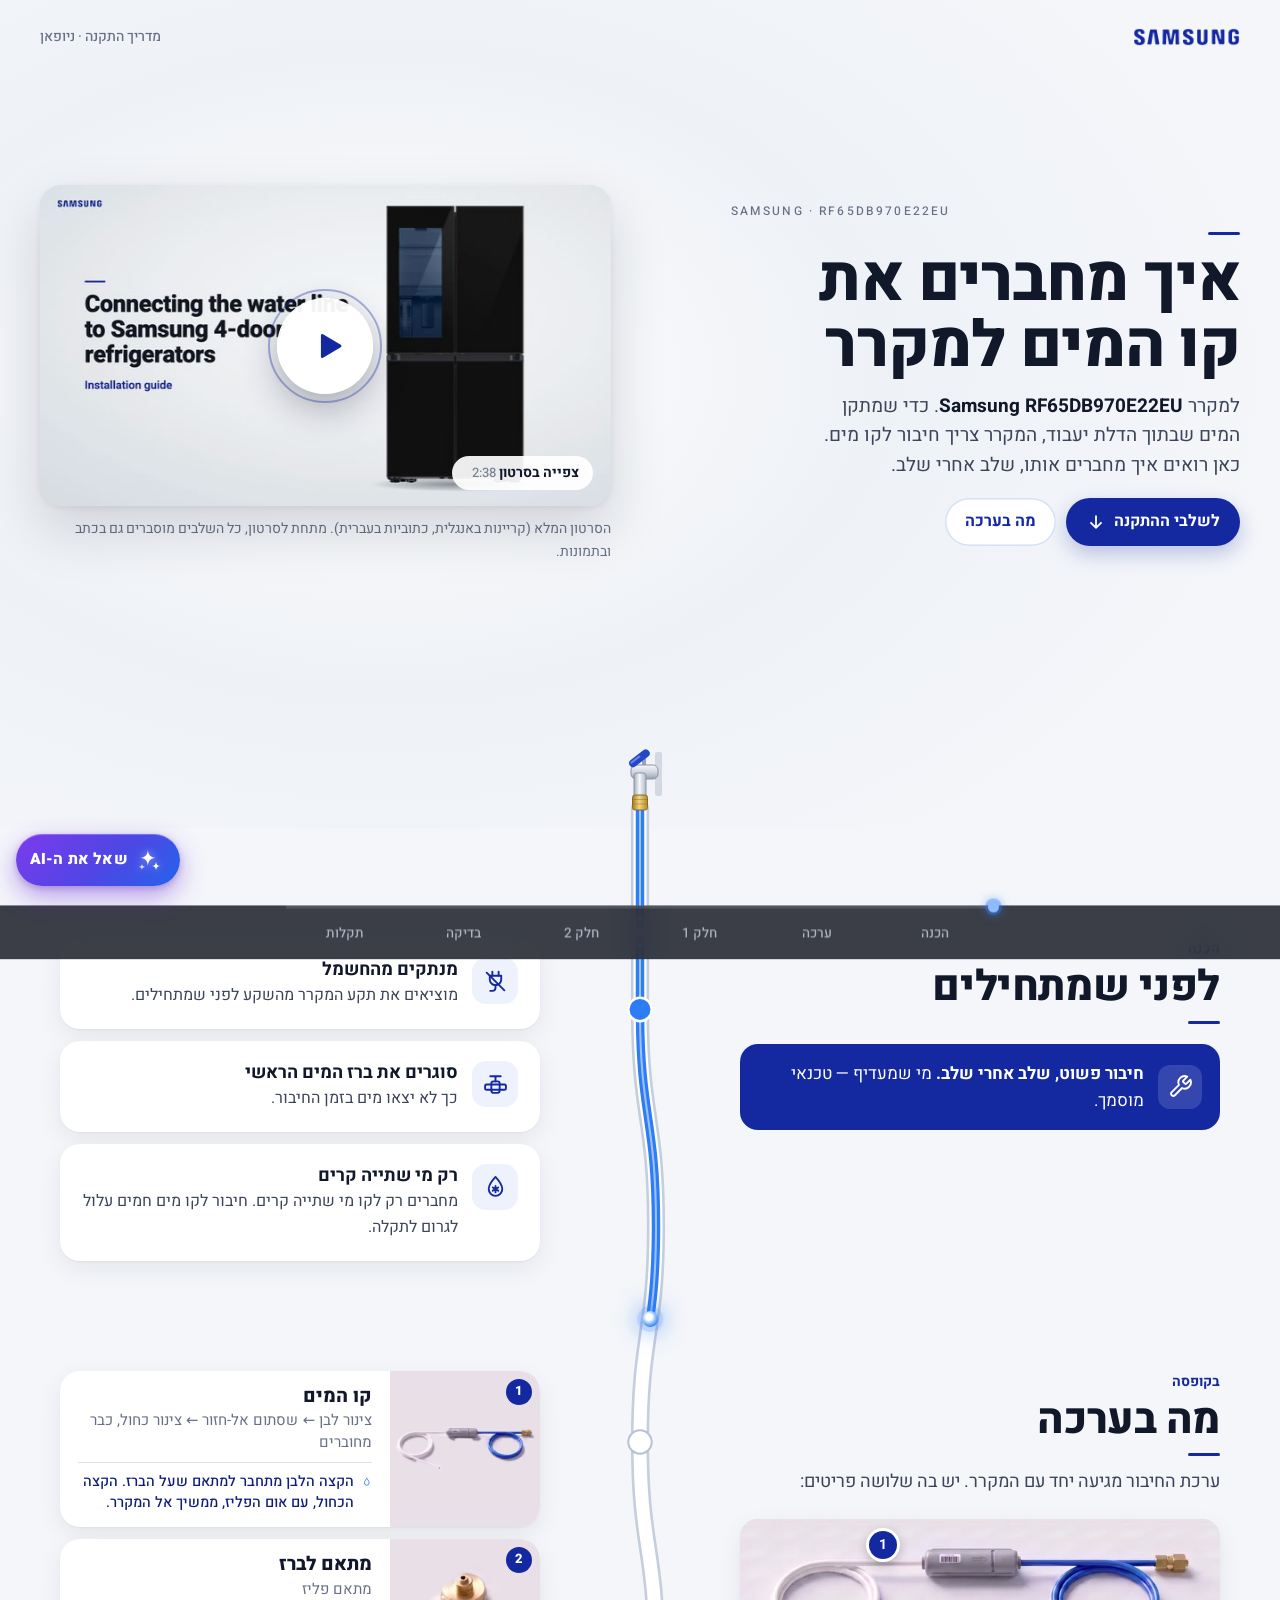
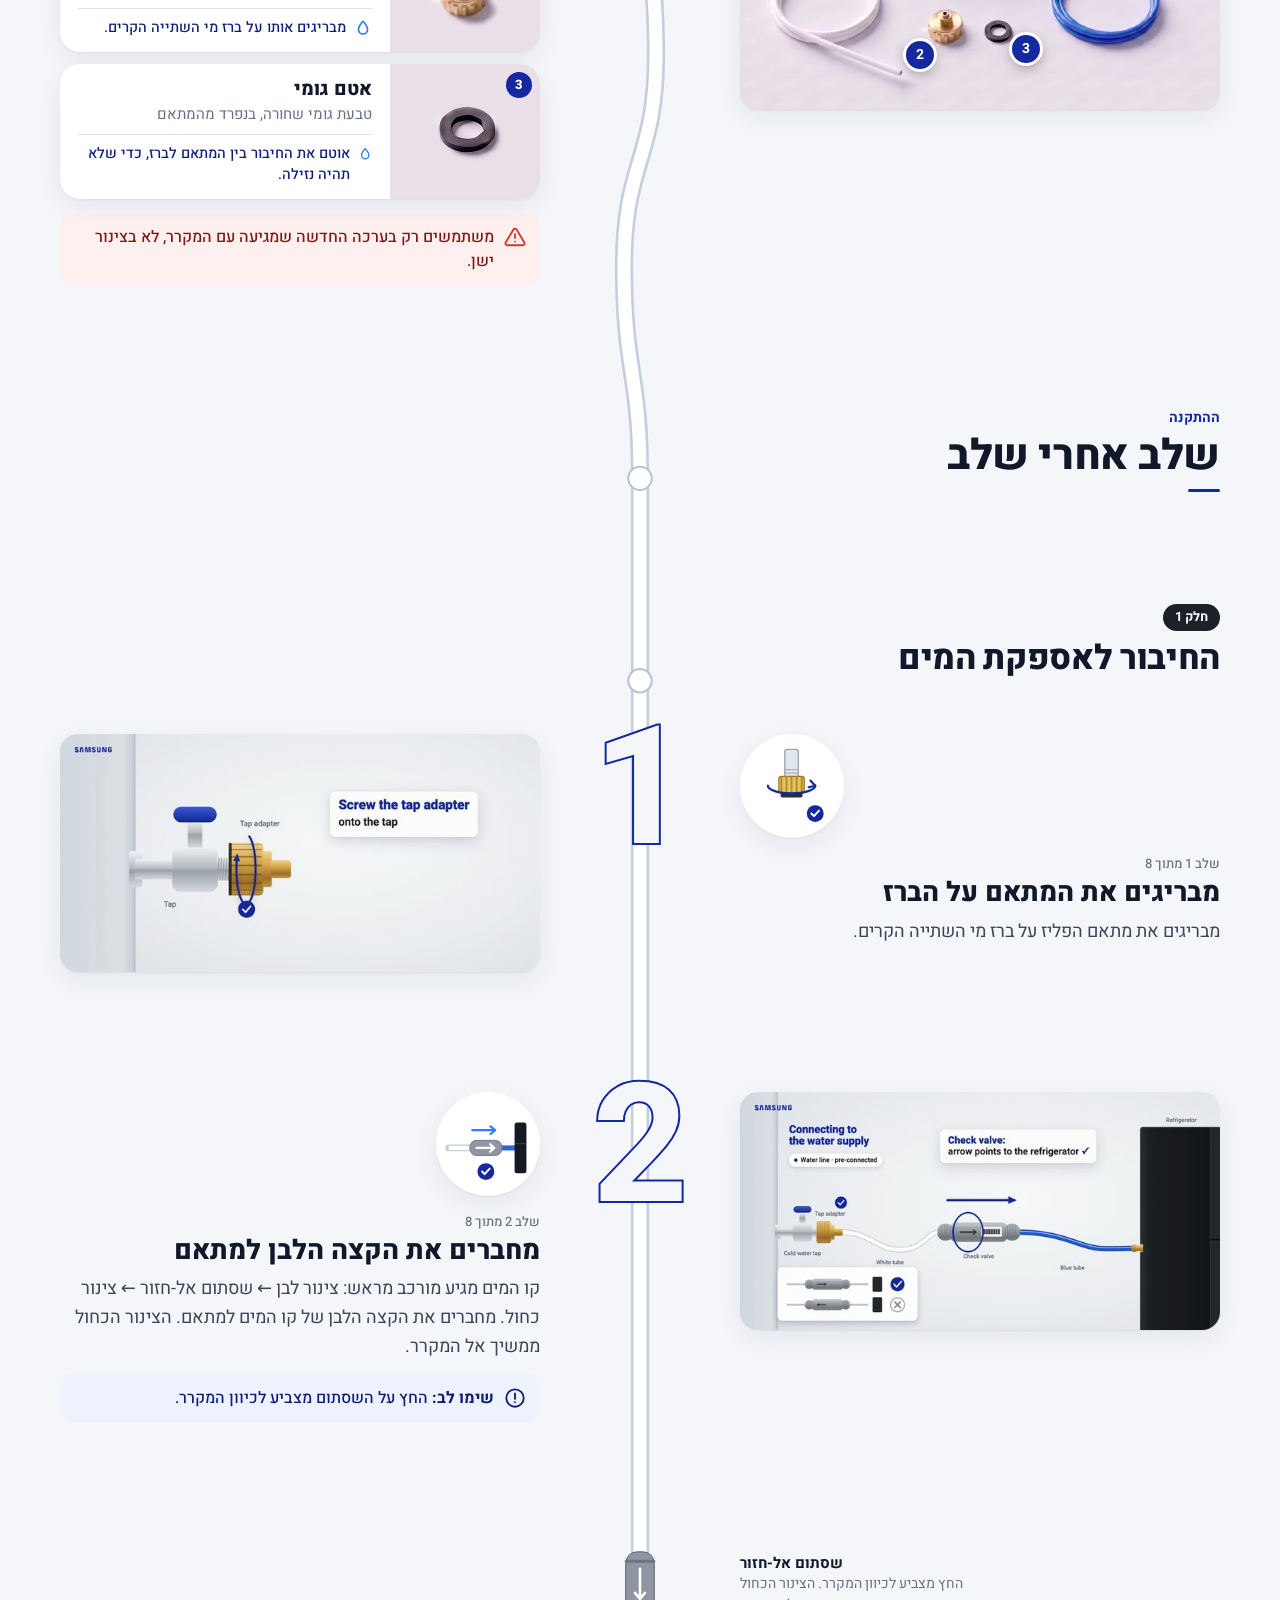
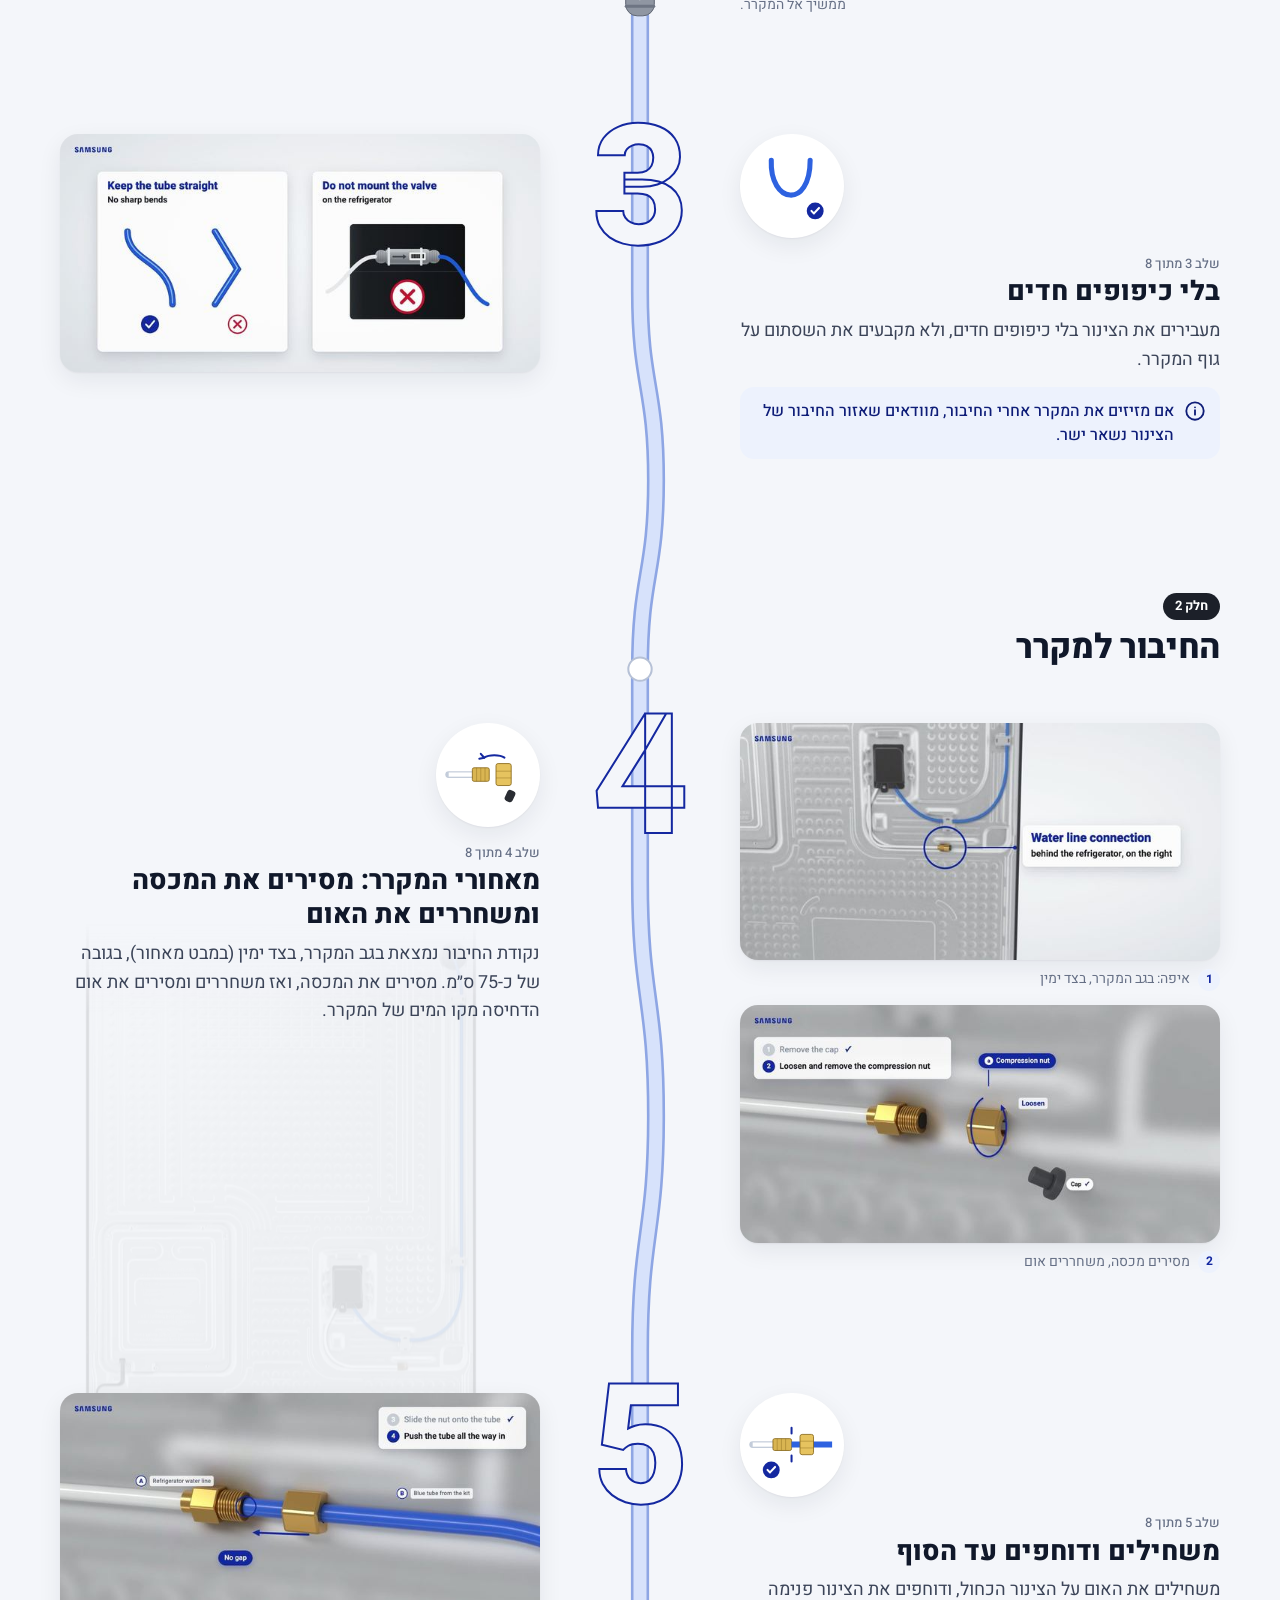
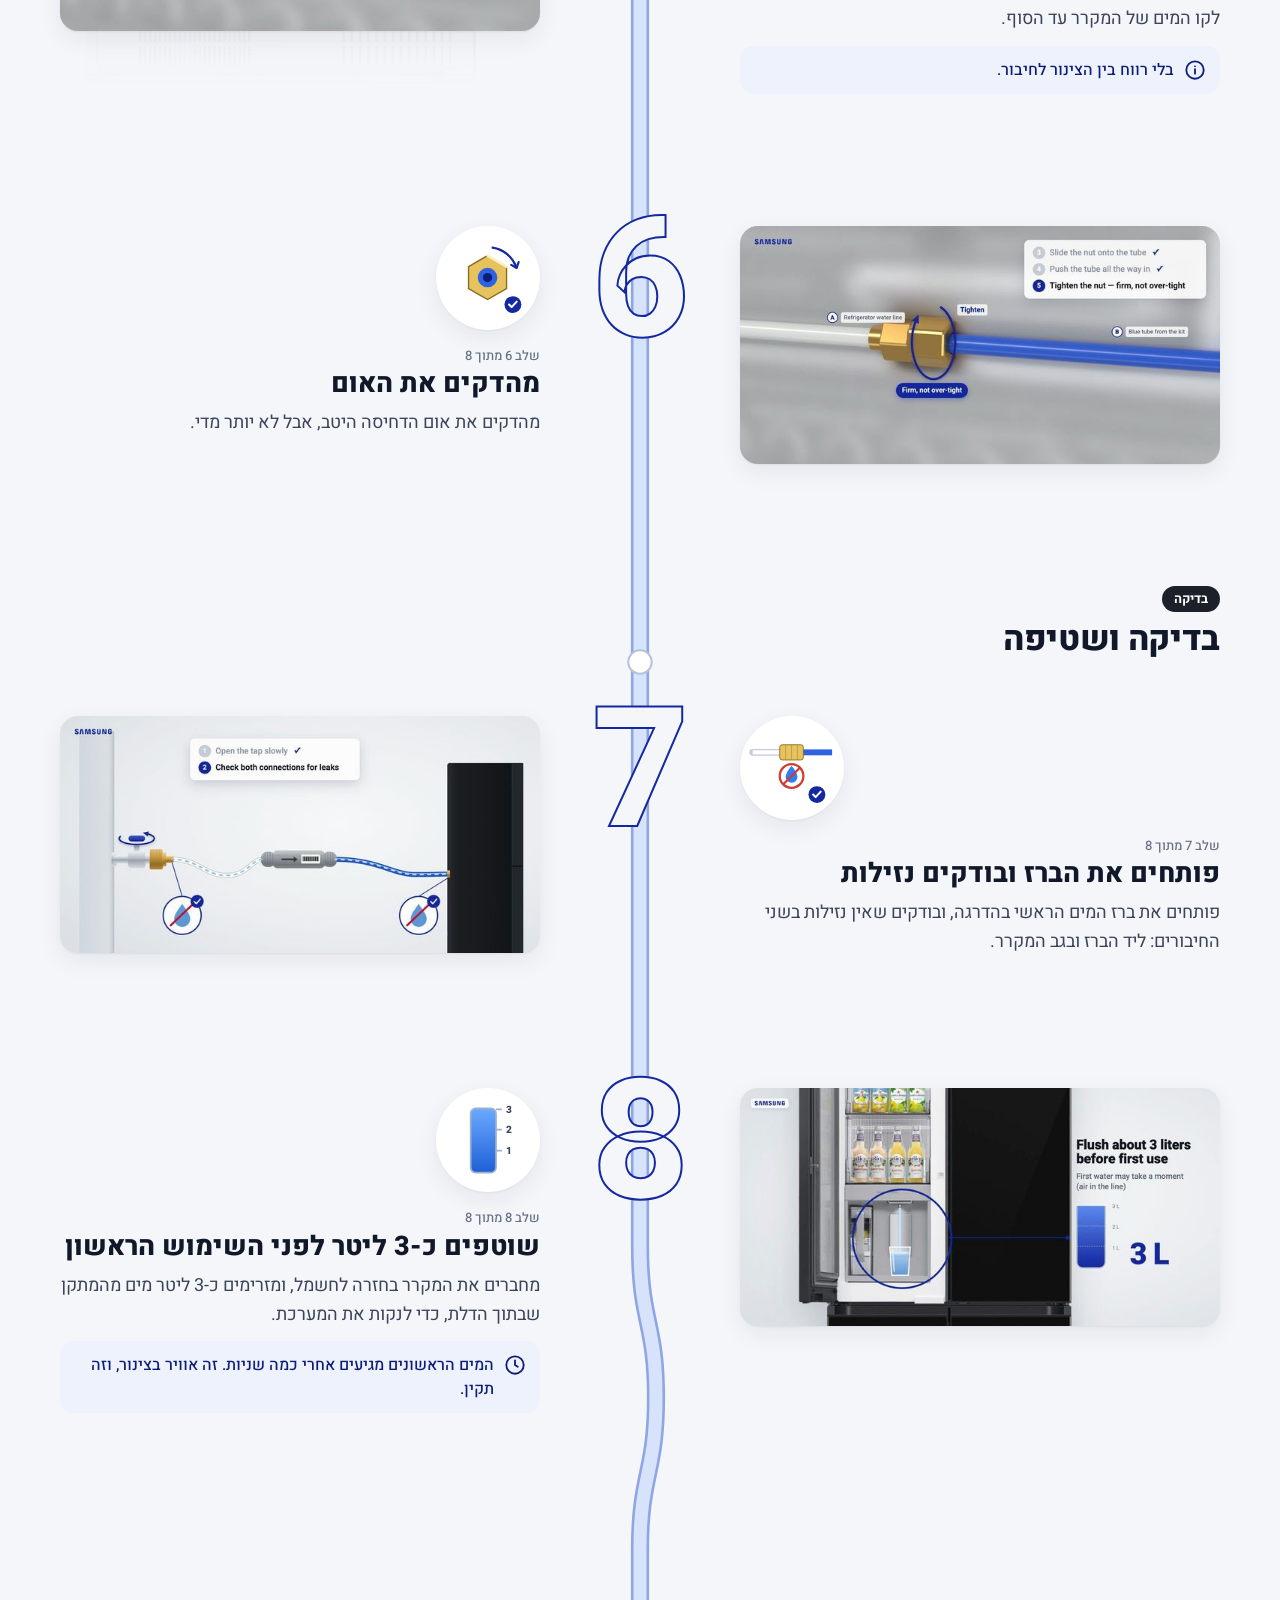
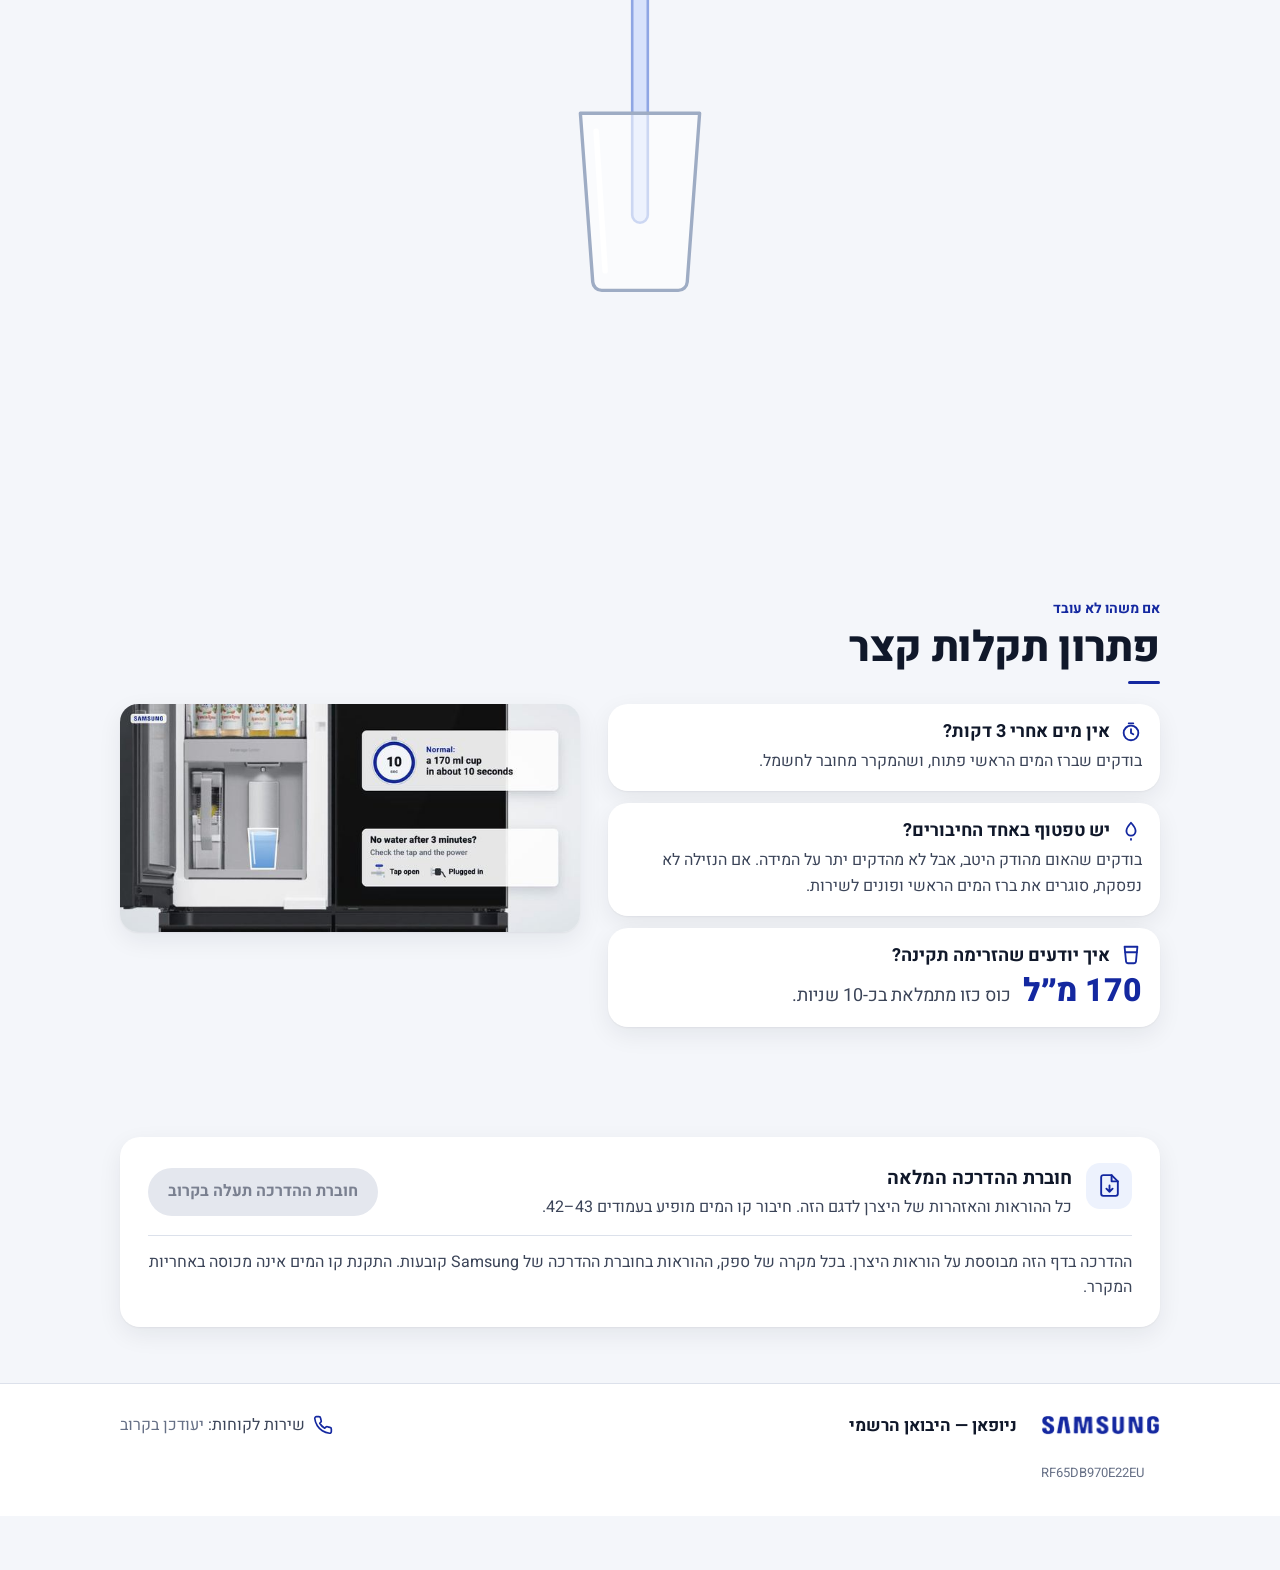
<file: samsung-rf65db970e22eu/assistant/test.html>
<!doctype html>
<html lang="he" dir="rtl">
<head>
<script>
/* Always open at the top (mobile + desktop): no browser scroll restoration,
   no jump to a #section left in the URL by an in-page link. */
(function () {
  try { if ("scrollRestoration" in history) history.scrollRestoration = "manual"; } catch (e) {}
  /* never yank the page back once the visitor has started using it (slow 'load' on mobile),
     while a video is fullscreen, or while the vertical-video overlay holds the scroll */
  var moved = false;
  ["touchstart", "pointerdown", "wheel", "keydown"].forEach(function (t) {
    try { window.addEventListener(t, function () { moved = true; }, { capture: true, passive: true, once: true }); } catch (e) {}
  });
  function busy() { return !!(document.fullscreenElement || document.webkitFullscreenElement || window.__nlHold); }
  function top(force) {
    if (busy() || (moved && force !== true)) return;
    var h = document.documentElement, prev = h.style.scrollBehavior;
    h.style.scrollBehavior = "auto";
    window.scrollTo(0, 0);
    h.style.scrollBehavior = prev;
  }
  if (location.hash) { try { history.replaceState(null, "", location.pathname + location.search); } catch (e) {} }
  top();
  document.addEventListener("DOMContentLoaded", top);
  window.addEventListener("load", function () { top(); setTimeout(top, 0); });
  window.addEventListener("pageshow", function (e) { if (e.persisted) top(true); });
})();
</script>
<meta charset="utf-8">
<script>
  /* ================================================================
     הגדרות הדף — זה המקום היחיד שצריך לשנות
     VIDEO_URL: ריק = פוסטר + "הסרטון בקרוב".
                קישור YouTube (watch / youtu.be / shorts / embed) = נגן YouTube מוטמע.
                כל קישור אחר (למשל ‎.mp4) = נגן <video>.
     VIDEO_URL_VERTICAL: אותו סרטון בגרסה לאורך (9:16). כשהוא קיים, לחיצה על "הפעלה" שואלת
                "איך לצפות?" (לאורך / לרוחב). ריק, או שהקובץ לא נמצא = מנגנים לרוחב ישר, בלי לשאול.
     MANUAL_URL: קישור ל-PDF של חוברת ההדרכה (ריק = "בקרוב").
     SERVICE_PHONE: טלפון שירות להצגה, למשל "*1234" או "03-0000000" (ריק = "יעודכן בקרוב").
     ================================================================ */
  var VIDEO_URL = "../video/water-line-en.mp4?v=1.3";
  var VIDEO_URL_VERTICAL = "../video/water-line-en-vertical.mp4?v=1.3";
  var MANUAL_URL = "";
  var SERVICE_PHONE = "";
  document.documentElement.className += " js";
</script>
<meta name="viewport" content="width=device-width, initial-scale=1, viewport-fit=cover">
<meta name="robots" content="noindex, nofollow">
<title>[בדיקת עוזר] איך מחברים את קו המים למקרר · Samsung RF65DB970E22EU</title>
<meta name="description" content="מדריך מצולם, שלב אחרי שלב: חיבור קו המים למקרר Samsung RF65DB970E22EU — מה בערכה, איך מחברים לברז ולמקרר, בדיקת נזילות ושטיפה.">
<meta name="theme-color" content="#F4F6FA">
<meta property="og:type" content="website">
<meta property="og:locale" content="he_IL">
<meta property="og:title" content="איך מחברים את קו המים למקרר — Samsung RF65DB970E22EU">
<meta property="og:description" content="מדריך מצולם, שלב אחרי שלב. ניופאן — היבואן הרשמי.">
<meta property="og:image" content="https://mlb-code.github.io/newpan-guides/samsung-rf65db970e22eu/img/poster.jpg">
<meta property="og:image:width" content="1280">
<meta property="og:image:height" content="720">
<link rel="icon" href="data:image/svg+xml,%3Csvg xmlns='http://www.w3.org/2000/svg' viewBox='0 0 32 32'%3E%3Crect width='32' height='32' rx='8' fill='%231428A0'/%3E%3Cpath d='M16 6s-7 7.6-7 12.6a7 7 0 0 0 14 0C23 13.6 16 6 16 6z' fill='%23fff'/%3E%3C/svg%3E">
<link rel="preconnect" href="https://fonts.googleapis.com">
<link rel="preconnect" href="https://fonts.gstatic.com" crossorigin>
<link href="https://fonts.googleapis.com/css2?family=Heebo:wght@400;500;700;800&display=swap" rel="stylesheet">
<style>
  :root {
    color-scheme: light;
    --bg: #F4F6FA;
    --surface: #FFFFFF;
    --ink: #10182A;
    --ink-2: #3B4458;
    --muted: #667086;
    --line: #DCE1EB;
    --blue: #1428A0;
    --blue-ink: #0E1D78;
    --water: #2E7CF6;
    --blue-50: #EDF2FD;
    --blue-100: #D5E0F8;
    --red: #D23A2E;
    --red-50: #FDF0EF;
    --bar: #1C2029;
    --lane: 44px;          /* the water line's lane (right edge on mobile) */
    --gx: 16px;            /* outer gutter */
    --gut: 0px;            /* center gutter (desktop) */
    --cb-h: 54px;          /* chapter bar */
    --r: 20px;
    --shadow: 0 1px 2px rgba(16, 24, 42, .05), 0 8px 24px rgba(16, 24, 42, .07);
    --shadow-lg: 0 2px 6px rgba(16, 24, 42, .06), 0 24px 56px rgba(16, 24, 42, .16);
    --ease: cubic-bezier(.2, .7, .2, 1);
  }
  @media (max-width: 359px) { :root { --lane: 40px; --gx: 12px; } }

  *, *::before, *::after { box-sizing: border-box; }
  html { -webkit-text-size-adjust: 100%; text-size-adjust: 100%; scroll-padding-top: 12px; }
  @media (prefers-reduced-motion: no-preference) { html { scroll-behavior: smooth; } }
  body {
    margin: 0; background: var(--bg); color: var(--ink);
    font-family: "Heebo", system-ui, -apple-system, "Segoe UI", Arial, sans-serif;
    font-size: 17px; line-height: 1.6;
    padding-bottom: calc(var(--cb-h) + env(safe-area-inset-bottom));
  }
  img { max-width: 100%; height: auto; display: block; }
  a { color: var(--blue); }
  button { font: inherit; }
  :focus-visible { outline: 3px solid #6F87FF; outline-offset: 3px; border-radius: 8px; }
  .ltr { direction: ltr; unicode-bidi: isolate; }
  .sr { position: absolute; width: 1px; height: 1px; overflow: hidden; clip-path: inset(50%); white-space: nowrap; }
  svg.i { width: 22px; height: 22px; flex: 0 0 auto; }

  /* ---------- page + the water line layer ---------- */
  .page { position: relative; }
  .line { position: absolute; top: 0; left: 0; width: 100%; height: 0; overflow: hidden; pointer-events: none; z-index: 1; }
  .line svg { position: absolute; top: 0; left: 0; display: block; overflow: visible; }
  .wclip, .winner { position: absolute; top: 0; left: 0; width: 100%; height: 100%; will-change: transform; }
  .wclip { overflow: hidden; transform: translate3d(0, -100%, 0); }
  .head {
    position: absolute; top: -8px; left: -8px; width: 16px; height: 16px; border-radius: 50%;
    background: radial-gradient(circle at 42% 38%, #fff 0 24%, #A9CCFF 42%, var(--water) 74%);
    box-shadow: 0 0 0 5px rgba(46, 124, 246, .16), 0 0 22px 5px rgba(46, 124, 246, .5);
    opacity: 0; transition: opacity .35s; will-change: transform;
  }
  .head.on { opacity: 1; }

  /* the content column leaves the lane free (lane = inline-start = right) */
  .col { padding-inline-start: var(--lane); padding-inline-end: var(--gx); }
  .wrap { width: 100%; max-width: 1120px; margin-inline: auto; padding-inline: var(--gx); }

  /* ---------- hero ---------- */
  .hero {
    position: relative; overflow: hidden; display: flex; flex-direction: column; justify-content: flex-end;
    min-height: max(640px, 100vh); min-height: max(640px, 100svh);
    background: radial-gradient(120% 75% at 50% 26%, #FFFFFF 0%, #EEF1F6 52%, #E1E6EE 100%);
  }
  .hero-top {
    position: absolute; top: 0; inset-inline: 0; z-index: 2; display: flex; align-items: center; justify-content: space-between;
    gap: 12px; padding: calc(16px + env(safe-area-inset-top)) var(--gx) 0;
  }
  .hero-top .logo { height: 16px; width: auto; }
  .hero-top .tag { font-size: 14px; color: var(--muted); font-weight: 500; white-space: nowrap; }
  .hero-stage { position: absolute; inset: 0; }
  .player { position: absolute; inset: 0; margin: 0; overflow: hidden; }
  .player::before { content: ""; position: absolute; inset: 0; background: #0B111E; opacity: 0; transition: opacity .4s; }
  .poster { position: absolute; inset: 0; display: block; transform-origin: 50% 32%; will-change: transform; translate: 0 var(--py, 0px); }
  .poster img {
    position: absolute; left: 0; top: 58px; width: 100%; height: calc(66% - 58px);
    object-fit: contain; object-position: 50% 0;
  }
  .floor { position: absolute; left: 50%; top: 66%; width: 260px; height: 26px; margin: -13px 0 0 -130px; border-radius: 50%; background: radial-gradient(closest-side, rgba(16, 24, 42, .22), rgba(16, 24, 42, 0)); }
  .play {
    position: absolute; z-index: 3; left: 50%; top: 31%; width: 92px; height: 92px; margin: -46px 0 0 -46px;
    border-radius: 50%; border: 0; padding: 0; cursor: pointer; background: #fff; color: var(--blue);
    display: grid; place-items: center; box-shadow: 0 14px 36px rgba(16, 24, 42, .32);
  }
  .play::before {
    content: ""; position: absolute; inset: -9px; border-radius: 50%; border: 2px solid rgba(255, 255, 255, .85);
    animation: ring 2.6s ease-out infinite;
  }
  .play svg { width: 34px; height: 34px; margin-left: 6px; }
  .play[disabled] { cursor: default; color: #9AA3B5; }
  .play[disabled]::before { animation: none; opacity: 0; }
  @keyframes ring { from { transform: scale(.86); opacity: .9; } to { transform: scale(1.38); opacity: 0; } }
  .play-meta {
    position: absolute; z-index: 3; left: 0; right: 0; top: calc(31% + 58px); text-align: center;
    color: #fff; font-size: 15px; font-weight: 700; text-shadow: 0 1px 8px rgba(0, 0, 0, .55); pointer-events: none;
  }
  .play-meta small { display: block; font-size: 13px; font-weight: 500; opacity: .85; }
  .player-note { margin: 0; font-size: 14px; color: var(--muted); }
  .hero .player-note { position: absolute; z-index: 3; left: var(--gx); right: 64px; bottom: 26px; color: #C9CFDB; text-align: center; opacity: 0; visibility: hidden; transition: opacity .3s; }
  .player video, .player iframe {
    position: absolute; z-index: 2; left: 0; top: 50%; width: 100%; height: auto; aspect-ratio: 16 / 9;
    transform: translateY(-50%); border: 0; display: block; background: #000;
  }
  .close {
    position: absolute; z-index: 4; top: calc(14px + env(safe-area-inset-top)); left: 14px; display: inline-flex; align-items: center; gap: 6px;
    min-height: 40px; padding: 0 14px; border: 0; border-radius: 999px; background: rgba(255, 255, 255, .14); color: #fff; font-weight: 700; font-size: 15px; cursor: pointer;
  }
  .close svg { width: 18px; height: 18px; }
  .close[hidden] { display: none; }
  /* the inline video is only shown while playing: after Close it must not sit over the poster and the title */
  .hero:not(.is-playing) .player video, .hero:not(.is-playing) .player iframe { visibility: hidden; opacity: 0; pointer-events: none; }

  /* "how do you want to watch?" chooser, in place of the play button */
  .chooser {
    position: absolute; z-index: 6; left: 50%; top: 34%; width: min(calc(100% - 32px), 340px); transform: translate(-50%, -50%);
    padding: 18px 14px 14px; border-radius: 24px; background: #fff; text-align: center;
    box-shadow: 0 2px 6px rgba(16, 24, 42, .08), 0 24px 60px rgba(16, 24, 42, .3); animation: chIn .35s var(--ease) both;
  }
  .chooser[hidden] { display: none; }
  @keyframes chIn { from { opacity: 0; transform: translate(-50%, -46%) scale(.96); } }
  .ch-t { margin: 0 0 12px; font-size: 19px; font-weight: 800; line-height: 1.3; color: var(--ink); }
  .ch-opts { display: grid; grid-template-columns: 1fr 1fr; gap: 10px; }
  .ch-o {
    display: flex; flex-direction: column; align-items: center; justify-content: center; gap: 6px; min-height: 132px; padding: 14px 8px 12px;
    border: 0; border-radius: 18px; background: var(--blue-50); color: var(--blue); cursor: pointer; -webkit-tap-highlight-color: transparent;
    box-shadow: inset 0 0 0 1.5px var(--blue-100); transition: background .2s, box-shadow .2s, transform .15s;
  }
  .ch-o:active { transform: scale(.97); background: var(--blue-100); }
  @media (hover: hover) { .ch-o:hover { box-shadow: inset 0 0 0 2px var(--blue); } }
  .ch-o svg { display: block; height: 46px; width: auto; margin-bottom: 4px; }
  .ch-o b { font-size: 17px; font-weight: 800; line-height: 1.2; color: var(--ink); }
  .ch-o small { font-size: 13px; font-weight: 500; line-height: 1.3; color: var(--muted); }
  .ch-x {
    position: absolute; top: 8px; left: 8px; width: 40px; height: 40px; padding: 0; border: 0; border-radius: 50%;
    background: transparent; color: var(--muted); cursor: pointer; display: grid; place-items: center;
  }
  .ch-x svg { width: 18px; height: 18px; }
  .hero.is-choosing .play, .hero.is-choosing .play-meta { opacity: 0; visibility: hidden; }
  .hero.is-choosing .player::before { opacity: .45; }

  /* vertical (9:16) player: full-screen overlay */
  .vo {
    position: fixed; inset: 0; z-index: 100; display: flex; align-items: center; justify-content: center;
    padding: calc(64px + env(safe-area-inset-top)) calc(12px + env(safe-area-inset-right)) calc(16px + env(safe-area-inset-bottom)) calc(12px + env(safe-area-inset-left));
    background: #070B14; overscroll-behavior: contain; opacity: 0; transition: opacity .3s;
  }
  .vo[hidden] { display: none; }
  .vo.open { opacity: 1; }
  .vo video, .vo iframe {
    display: block; flex: 0 0 auto; aspect-ratio: 9 / 16; height: auto; border: 0; border-radius: 16px; background: #000;
    width: min(100%, calc((100vh - 80px - env(safe-area-inset-top) - env(safe-area-inset-bottom)) * 9 / 16));
  }
  @supports (height: 100dvh) {
    .vo video, .vo iframe { width: min(100%, calc((100dvh - 80px - env(safe-area-inset-top) - env(safe-area-inset-bottom)) * 9 / 16)); }
  }
  .vo-x {
    position: absolute; z-index: 2; top: calc(12px + env(safe-area-inset-top)); left: calc(12px + env(safe-area-inset-left));
    display: inline-flex; align-items: center; gap: 6px; min-height: 44px; padding: 0 16px; border: 0; border-radius: 999px;
    background: rgba(255, 255, 255, .16); color: #fff; font-weight: 700; font-size: 15px; cursor: pointer;
  }
  .vo-x svg { width: 18px; height: 18px; }
  .vo-t { position: absolute; top: calc(12px + env(safe-area-inset-top)); right: calc(16px + env(safe-area-inset-right)); left: 130px; margin: 0; min-height: 44px; display: flex; align-items: center; justify-content: flex-start; color: #C9CFDB; font-size: 14px; font-weight: 500; line-height: 1.3; text-align: end; }
  @media (max-height: 500px) and (orientation: landscape) {
    .vo { padding-top: calc(12px + env(safe-area-inset-top)); padding-bottom: calc(12px + env(safe-area-inset-bottom)); }
    .vo video, .vo iframe { width: min(100%, calc((100vh - 24px - env(safe-area-inset-top) - env(safe-area-inset-bottom)) * 9 / 16)); }
    @supports (height: 100dvh) { .vo video, .vo iframe { width: min(100%, calc((100dvh - 24px - env(safe-area-inset-top) - env(safe-area-inset-bottom)) * 9 / 16)); } }
    .vo-t { display: none; }
  }
  .hero.is-playing .player::before { opacity: 1; }
  .hero.is-playing .poster, .hero.is-playing .floor, .hero.is-playing .play, .hero.is-playing .play-meta,
  .hero.is-playing .hero-copy, .hero.is-playing .hero-top { opacity: 0; visibility: hidden; transition: opacity .3s, visibility 0s .3s; }
  .hero.is-playing .player-note { opacity: 1; visibility: visible; }

  .hero-copy { position: relative; z-index: 0; padding-bottom: 30px; padding-inline: var(--lane) var(--gx); }
  .hero-copy::before {
    content: ""; position: absolute; left: 0; right: 0; top: -130px; bottom: 0; pointer-events: none; z-index: -1;
    background: linear-gradient(to bottom, rgba(244, 246, 250, 0), rgba(244, 246, 250, .94) 110px, var(--bg) 150px);
  }
  .model { font-size: 12px; letter-spacing: .18em; color: var(--muted); font-weight: 500; }
  .rule { width: 32px; height: 3px; border-radius: 2px; background: var(--blue); margin: 10px 0 12px; }
  .hero h1 { font-size: clamp(34px, 10.4vw, 64px); line-height: 1.04; font-weight: 800; margin: 0; letter-spacing: -.015em; }
  .hero .lead { margin: 12px 0 0; font-size: 16.5px; line-height: 1.55; color: var(--ink-2); max-width: 40ch; }
  .hero .lead strong { color: var(--ink); font-weight: 700; }
  .cta { display: flex; flex-wrap: wrap; gap: 10px; margin-top: 18px; }
  .btn {
    display: inline-flex; align-items: center; justify-content: center; gap: 8px; min-height: 48px; padding: 0 20px;
    border-radius: 999px; font-size: 16px; font-weight: 700; text-decoration: none; border: 0; cursor: pointer;
  }
  .btn-primary { background: var(--blue); color: #fff; box-shadow: 0 8px 20px rgba(20, 40, 160, .25); }
  .btn-ghost { background: var(--surface); color: var(--blue); box-shadow: inset 0 0 0 1.5px var(--blue-100); }
  @media (hover: hover) { .btn-primary:hover { background: var(--blue-ink); } .btn-ghost:hover { box-shadow: inset 0 0 0 1.5px var(--blue); } }
  .btn[aria-disabled="true"] { background: #E4E7EE; color: #7A8090; box-shadow: none; cursor: default; pointer-events: none; }
  .btn svg { width: 20px; height: 20px; }

  /* the tap where the water line starts */
  .tap { position: absolute; z-index: 3; right: 0; bottom: 0; width: 64px; height: 84px; }
  .tap svg { display: block; width: 64px; height: 84px; }
  .tap-out { position: absolute; left: 42px; top: 64px; width: 0; height: 0; }
  .tap-h { transform-box: view-box; transform-origin: 46px 12px; transition: transform .7s var(--ease); }
  .tap.open .tap-h { transform: rotate(-38deg); }

  /* ---------- shared section type ---------- */
  .sec { padding-top: 64px; scroll-margin-top: 8px; }
  .eyebrow { font-size: 14px; color: var(--blue); font-weight: 700; margin: 0; }
  h2 { font-size: clamp(28px, 8vw, 42px); line-height: 1.1; font-weight: 800; margin: 4px 0 0; letter-spacing: -.01em; }
  .sec-head { margin-bottom: 20px; }
  .sec-head .rule { margin-bottom: 0; }
  .intro { margin: 12px 0 0; color: var(--ink-2); max-width: 56ch; }
  .card { background: var(--surface); border-radius: var(--r); box-shadow: var(--shadow); }
  .badge-ic { flex: 0 0 46px; width: 46px; height: 46px; border-radius: 14px; background: var(--blue-50); color: var(--blue); display: grid; place-items: center; }
  .badge-ic svg { width: 25px; height: 25px; }

  /* reveal (only transform/opacity) */
  .js .rv { opacity: 0; transform: translate3d(0, 22px, 0); transition: opacity .7s ease, transform .8s var(--ease); }
  .js .rv.in { opacity: 1; transform: none; }
  .js .shot.rv { transform: translate3d(0, 16px, 0) scale(.965); transform-origin: 100% 0; }
  .js .shot.rv.in { transform: none; }

  /* ---------- prep ---------- */
  .prep { display: grid; gap: 12px; }
  .prep .card { display: flex; gap: 14px; align-items: flex-start; padding: 18px; }
  .prep h3 { margin: 0 0 2px; font-size: 18px; line-height: 1.3; font-weight: 700; }
  .prep p { margin: 0; color: var(--ink-2); font-size: 16px; }
  .prep-split { display: flex; flex-direction: column; }
  .prep-split > .a { display: contents; }
  .prep-split > .b { order: 1; }
  .prep-split .band { order: 2; }
  .band { margin-top: 14px; display: flex; align-items: center; gap: 14px; padding: 16px 18px; border-radius: 18px; background: var(--blue); color: #fff; font-size: 17px; }
  .band p { margin: 0; }
  .band strong { font-weight: 700; }
  .band .badge-ic { background: rgba(255, 255, 255, .14); color: #fff; flex-basis: 44px; width: 44px; height: 44px; border-radius: 12px; }

  /* ---------- kit ---------- */
  .kit-figure { position: relative; margin: 18px 0 0; border-radius: 18px; overflow: hidden; box-shadow: var(--shadow); background: #E5E4EA; }
  .kit-figure img { display: block; width: 100%; height: auto; }
  .pin {
    position: absolute; left: var(--x); top: var(--y); width: 28px; height: 28px; margin: -14px 0 0 -14px; border-radius: 50%;
    background: var(--blue); color: #fff; font-size: 14px; font-weight: 700; line-height: 1; display: grid; place-items: center;
    box-shadow: 0 0 0 3px #fff, 0 4px 14px rgba(0, 0, 0, .4);
  }
  .kit-cards {
    list-style: none; margin: 18px calc(var(--gx) * -1) 0 0; margin-inline: 0 calc(var(--gx) * -1); padding: 4px 0 18px; padding-inline-end: var(--gx);
    display: flex; gap: 12px; overflow-x: auto; overscroll-behavior-x: contain; scroll-snap-type: x mandatory; scrollbar-width: none;
    -webkit-overflow-scrolling: touch;
  }
  .kit-cards::-webkit-scrollbar { display: none; }
  .part-card { flex: 0 0 78%; max-width: 300px; scroll-snap-align: start; background: #fff; border-radius: 20px; box-shadow: var(--shadow); overflow: hidden; display: flex; flex-direction: column; }
  .pc-img { position: relative; aspect-ratio: 4 / 3; background: #fff; }
  .pc-img img { width: 100%; height: 100%; object-fit: cover; }
  .pc-n { position: absolute; top: 12px; inset-inline-start: 12px; width: 30px; height: 30px; border-radius: 50%; background: var(--blue); color: #fff; font-weight: 800; font-size: 15px; display: grid; place-items: center; }
  .pc-txt { padding: 4px 18px 18px; }
  .pc-txt h3 { margin: 0; font-size: 20px; font-weight: 800; line-height: 1.25; }
  .pc-d { margin: 2px 0 0; color: var(--muted); font-size: 15px; line-height: 1.45; }
  .pc-tip { display: flex; gap: 8px; align-items: flex-start; margin: 12px 0 0; padding-top: 12px; border-top: 1px solid var(--line); font-size: 15px; font-weight: 500; color: var(--blue-ink); line-height: 1.45; }
  .pc-tip svg { width: 18px; height: 18px; margin-top: 2px; color: var(--water); }
  .kit-dots { display: flex; justify-content: center; gap: 4px; margin-top: 2px; }
  .kit-dots button { width: 28px; height: 28px; padding: 0; border: 0; background: none; cursor: pointer; display: grid; place-items: center; }
  .kit-dots button::before { content: ""; width: 8px; height: 8px; border-radius: 50%; background: var(--blue); opacity: .25; transition: opacity .25s, transform .25s; }
  .kit-dots button[aria-current="true"]::before { opacity: 1; transform: scale(1.3); }
  .callout { display: flex; gap: 10px; align-items: flex-start; padding: 12px 14px; border-radius: 14px; font-size: 16px; font-weight: 500; line-height: 1.5; margin: 0 0 12px; }
  .callout svg { width: 22px; height: 22px; margin-top: 1px; flex: 0 0 auto; }
  .callout.tip { background: var(--blue-50); color: var(--blue-ink); }
  .callout.warn { background: var(--red-50); color: #7E1916; }
  .callout.warn svg { color: var(--red); }
  .kit-warn { margin-top: 14px; }

  /* ---------- steps: stations on the line ---------- */
  .part { position: relative; }
  .part-head { margin: 56px 0 28px; scroll-margin-top: 24px; }
  .part-head .chip { display: inline-block; font-size: 13px; font-weight: 700; color: #fff; background: var(--bar); border-radius: 999px; padding: 3px 12px; }
  .part-head h3 { margin: 8px 0 0; font-size: clamp(25px, 7vw, 34px); line-height: 1.15; font-weight: 800; letter-spacing: -.01em; }
  .p2-bg { position: absolute; z-index: -1; top: -40px; bottom: 0; left: calc(var(--gx) * -1); right: calc(var(--lane) * -1); overflow: hidden; pointer-events: none; }
  .p2-bg img {
    position: absolute; top: 40px; left: -6%; width: 78%; max-width: 420px; opacity: .14; will-change: transform;
    -webkit-mask-image: linear-gradient(to bottom, transparent, #000 12%, #000 72%, transparent);
    mask-image: linear-gradient(to bottom, transparent, #000 12%, #000 72%, transparent);
  }
  .steps { list-style: none; margin: 0; padding: 0; position: relative; }
  .step {
    display: grid; grid-template-columns: auto minmax(0, 1fr); grid-template-areas: "num micro" "body body" "shot shot";
    align-items: center; margin-bottom: 76px;
  }
  .num {
    grid-area: num; position: relative; z-index: 3; margin-inline-start: calc(var(--lane) * -1 + 6px);
    font-size: 132px; line-height: .76; font-weight: 800; width: .62em; text-align: center; letter-spacing: 0;
    font-variant-numeric: tabular-nums; user-select: none; -webkit-user-select: none;
  }
  .num-o { display: block; color: var(--bg); -webkit-text-stroke: 2px var(--blue); }
  .num-w { position: absolute; inset: 0; overflow: hidden; transform: translate3d(0, 101%, 0); transition: transform 1s var(--ease); }
  .num-f { display: block; color: var(--water); -webkit-text-stroke: 2px var(--blue); transform: translate3d(0, -101%, 0); transition: transform 1s var(--ease); }
  .is-filled .num-w, .is-filled .num-f { transform: none; }
  .micro { grid-area: micro; justify-self: end; width: 88px; height: 88px; border-radius: 50%; background: #fff; box-shadow: var(--shadow); display: grid; place-items: center; }
  .micro svg { width: 78%; height: 78%; overflow: visible; }
  .step-body { grid-area: body; margin-top: 18px; }
  .kicker { display: block; font-size: 13px; color: var(--muted); font-weight: 500; line-height: 1.2; }
  .step h4 { margin: 4px 0 8px; font-size: 23px; line-height: 1.25; font-weight: 800; }
  .step-body p { margin: 0 0 12px; color: var(--ink-2); }
  .step-body .callout { margin-top: 2px; }
  .shot { grid-area: shot; margin: 6px 0 0; }
  .shot img { width: 100%; border-radius: 18px; background: #E6E9EF; box-shadow: var(--shadow); }
  .shot.two { display: grid; gap: 14px; }
  .shot figure { margin: 0; }
  .shot figcaption { display: flex; align-items: center; gap: 8px; font-size: 14px; color: var(--muted); margin-top: 8px; }
  .shot figcaption b { flex: 0 0 22px; height: 22px; border-radius: 50%; background: var(--blue-50); color: var(--blue); font-size: 12px; display: grid; place-items: center; }
  .valve-slot { height: 150px; margin: -40px 0 36px; display: flex; align-items: center; }
  .valve-slot p { margin: 0; font-size: 14px; line-height: 1.45; color: var(--muted); max-width: 30ch; }
  .valve-slot b { display: block; color: var(--ink); font-size: 15px; }

  /* micro-animations: transform / opacity only, run while the step is current */
  .micro * { transform-box: fill-box; }
  .m-ok, .m-x { transform-origin: 50% 50%; }
  .m3-bad { opacity: 0; }
  .m4-c { transform: translate(10px, 24px) rotate(25deg); }
  .m4-n { transform: translateX(12px); }
  .m6-n { transform-box: view-box; transform-origin: 48px 48px; }
  .m8-f { transform-origin: 50% 100%; }
  .m2-a { transform-origin: 0 50%; }
  .m7-d { transform-origin: 50% 0; }
  .step.is-on .micro { box-shadow: 0 0 0 4px rgba(46, 124, 246, .14), var(--shadow); }
  .is-on .m1-a { animation: m1a 3.6s var(--ease) infinite; }
  .is-on .m1-k { animation: m1k 3.6s var(--ease) infinite; }
  .is-on .m1-r { animation: blink 3.6s ease infinite; }
  .is-on .m-ok { animation: ok 3.6s ease infinite; }
  .is-on .m2-a { animation: m2a 3.2s var(--ease) infinite; }
  .is-on .m2-f { animation: m2f 3.2s ease infinite; }
  .is-on .m2 .m-ok { animation: ok 3.2s ease infinite; }
  .is-on .m3-bad { animation: m3b 4.4s ease infinite; }
  .is-on .m3-ok { animation: m3o 4.4s ease infinite; }
  .is-on .m4-c { animation: m4c 4s var(--ease) infinite; }
  .is-on .m4-n { animation: m4n 4s var(--ease) infinite; }
  .is-on .m4-r { animation: m4r 4s ease infinite; }
  .is-on .m5-t { animation: m5t 3.4s var(--ease) infinite; }
  .is-on .m5 .m-ok { animation: ok 3.4s ease infinite; }
  .is-on .m6-n { animation: m6n 3.4s cubic-bezier(.45, 0, .25, 1) infinite; }
  .is-on .m6 .m-ok { animation: ok 3.4s ease infinite; }
  .is-on .m7-d { animation: m7d 3.8s ease infinite; }
  .is-on .m7-x { animation: m7x 3.8s ease infinite; }
  .is-on .m7 .m-ok { animation: ok 3.8s ease infinite; }
  .is-on .m8-f { animation: m8f 3.8s cubic-bezier(.4, 0, .3, 1) infinite; }
  @keyframes ok { 0%, 58% { transform: scale(0); opacity: 0; } 66% { transform: scale(1.2); opacity: 1; } 72%, 92% { transform: scale(1); opacity: 1; } 100% { transform: scale(1); opacity: 0; } }
  @keyframes blink { 0%, 10% { opacity: .35; } 20%, 55% { opacity: 1; } 70%, 100% { opacity: .35; } }
  @keyframes m1a { 0%, 10% { transform: translateY(11px); } 58%, 100% { transform: translateY(0); } }
  @keyframes m1k { 0%, 10% { transform: translateX(0); } 58%, 100% { transform: translateX(-24px); } }
  @keyframes m2a { 0%, 8% { transform: scaleX(0); } 40%, 100% { transform: scaleX(1); } }
  @keyframes m2f { 0%, 38% { transform: translateX(-12px); opacity: 0; } 50% { opacity: 1; } 80% { transform: translateX(8px); opacity: 1; } 92%, 100% { transform: translateX(10px); opacity: 0; } }
  @keyframes m3b { 0%, 38% { opacity: 1; } 46%, 92% { opacity: 0; } 100% { opacity: 1; } }
  @keyframes m3o { 0%, 38% { opacity: 0; } 46%, 92% { opacity: 1; } 100% { opacity: 0; } }
  @keyframes m4c { 0%, 10% { transform: none; opacity: 1; } 30%, 88% { transform: translate(10px, 24px) rotate(25deg); opacity: 1; } 96% { opacity: 0; } 100% { transform: none; opacity: 0; } }
  @keyframes m4n { 0%, 46% { transform: none; opacity: 1; } 72%, 88% { transform: translateX(12px); opacity: 1; } 96% { opacity: 0; } 100% { transform: none; opacity: 0; } }
  @keyframes m4r { 0%, 26% { opacity: 0; } 34%, 70% { opacity: 1; } 80%, 100% { opacity: 0; } }
  @keyframes m5t { 0%, 14% { transform: translateX(16px); } 52%, 100% { transform: none; } }
  @keyframes m6n { 0%, 10% { transform: rotate(0); } 56%, 100% { transform: rotate(120deg); } }
  @keyframes m7d { 0% { transform: scale(0); opacity: 1; } 14% { transform: scale(1); opacity: 1; } 30% { transform: translateY(16px) scale(1); opacity: 0; } 31% { transform: scale(0); opacity: 0; } 44%, 100% { transform: scale(1); opacity: 1; } }
  @keyframes m7x { 0%, 44% { transform: scale(.5); opacity: 0; } 54%, 100% { transform: scale(1); opacity: 1; } }
  @keyframes m8f { 0%, 6% { transform: scaleY(0); } 70%, 94% { transform: scaleY(1); } 100% { transform: scaleY(1); opacity: .4; } }

  /* ---------- the end: the line pours into a glass ---------- */
  .done { position: relative; text-align: center; padding: 170px var(--gx) 8px; }
  .glass-wrap { position: relative; z-index: 3; width: 150px; margin: 0 auto; aspect-ratio: 160 / 200; }
  .glass-wrap svg { display: block; width: 100%; height: 100%; overflow: visible; }
  .glass-in { position: absolute; left: 50%; top: 62%; width: 0; height: 0; }
  .g-w { transform: translateY(132px); transition: transform 2s cubic-bezier(.35, .1, .25, 1); }
  .done.full .g-w { transform: none; }
  .g-wave { animation: wave 2.4s linear infinite; }
  .g-b { opacity: 0; }
  .done.full .g-b { animation: bub 2.8s ease-in infinite; }
  .done.full .b2 { animation-delay: .9s; }
  .done.full .b3 { animation-delay: 1.7s; }
  @keyframes wave { from { transform: translateX(0); } to { transform: translateX(-40px); } }
  @keyframes bub { 0% { transform: translateY(0); opacity: 0; } 20% { opacity: .8; } 100% { transform: translateY(-84px); opacity: 0; } }
  .done-t { margin: 18px 0 0; font-size: clamp(56px, 18vw, 96px); line-height: .95; font-weight: 800; color: var(--blue); letter-spacing: -.02em; }
  .done-p { margin: 10px auto 0; font-size: 19px; font-weight: 500; max-width: 26ch; }
  .js .done .done-t, .js .done .done-p { opacity: 0; transform: translate3d(0, 14px, 0); transition: opacity .6s ease .9s, transform .7s var(--ease) .9s; }
  .js .done.full .done-t, .js .done.full .done-p { opacity: 1; transform: none; }
  .js .done.full .done-p { transition-delay: 1.15s; }

  /* ---------- troubleshooting / manual / footer ---------- */
  .trouble { display: grid; gap: 16px; }
  .qa-list { display: grid; gap: 12px; }
  .qa { padding: 16px 18px; }
  .qa h3 { display: flex; align-items: center; gap: 10px; margin: 0 0 6px; font-size: 18px; line-height: 1.3; font-weight: 700; }
  .qa h3 svg { color: var(--blue); }
  .qa p { margin: 0; color: var(--ink-2); font-size: 16px; }
  .qa .stat { display: flex; align-items: baseline; flex-wrap: wrap; gap: 4px 12px; margin-top: 2px; }
  .qa .stat b { font-size: 32px; font-weight: 800; color: var(--blue); line-height: 1.1; }
  .qa .stat span { color: var(--ink-2); }
  .trouble-media { margin: 0; }
  .trouble-media img { border-radius: 18px; box-shadow: var(--shadow); }
  .manual { padding: 20px; display: grid; gap: 14px; }
  .manual .row { display: flex; gap: 14px; align-items: flex-start; }
  .manual h3 { margin: 0 0 2px; font-size: 19px; font-weight: 700; }
  .manual p { margin: 0; color: var(--ink-2); font-size: 16px; }
  .manual .btn { justify-self: start; }
  .disclaimer { font-size: 14px; color: var(--muted); line-height: 1.6; border-top: 1px solid var(--line); padding-top: 14px; margin: 0; }
  .site-footer { margin-top: 56px; background: var(--surface); border-top: 1px solid var(--line); padding: 28px 0 32px; }
  .site-footer .wrap { display: grid; gap: 14px; }
  .site-footer .logo { height: 20px; width: auto; }
  .site-footer .who { margin: 0; font-size: 17px; font-weight: 700; }
  .site-footer .phone { display: flex; align-items: center; gap: 8px; margin: 0; color: var(--ink-2); font-size: 16px; }
  .site-footer .phone svg { width: 20px; height: 20px; color: var(--blue); }
  .site-footer .phone .ph { color: var(--muted); }
  .site-footer .phone a { font-weight: 700; text-decoration: none; }
  .site-footer small { color: var(--muted); font-size: 13px; }

  /* ---------- chapter bar (like the video's) + floating video button ---------- */
  .chapbar {
    position: fixed; left: 0; right: 0; bottom: 0; z-index: 40; padding-bottom: env(safe-area-inset-bottom);
    background: rgba(28, 32, 41, .96); transform: translate3d(0, 110%, 0); transition: transform .45s var(--ease); will-change: transform;
  }
  @supports ((-webkit-backdrop-filter: blur(8px)) or (backdrop-filter: blur(8px))) {
    .chapbar { background: rgba(28, 32, 41, .86); -webkit-backdrop-filter: blur(14px); backdrop-filter: blur(14px); }
  }
  .chapbar.on { transform: none; }
  .cb-in { max-width: 720px; margin: 0 auto; padding: 0 6px; }
  .cb-track { position: relative; height: 3px; background: rgba(255, 255, 255, .12); }
  .cb-dot { position: absolute; top: -4px; right: -5px; width: 11px; height: 11px; border-radius: 50%; background: #8DBBFF; box-shadow: 0 0 0 3px rgba(46, 124, 246, .35), 0 0 12px #2E7CF6; will-change: transform; }
  .cb-links { position: relative; display: flex; height: calc(var(--cb-h) - 3px); align-items: center; }
  .cb-pill { position: absolute; top: 9px; bottom: 9px; right: 0; width: calc(100% / 6); border-radius: 999px; background: var(--blue); opacity: 0; transition: transform .4s var(--ease), opacity .3s; }
  .cb-pill.on { opacity: 1; }
  .cb-links a {
    flex: 1 1 0; min-width: 0; position: relative; z-index: 1; text-align: center; color: #AEB5C4; font-size: 13.5px; font-weight: 500;
    text-decoration: none; line-height: 1; padding: 13px 0; white-space: nowrap;
  }
  .cb-links a[aria-current="true"] { color: #fff; font-weight: 700; }
  .to-video {
    position: fixed; z-index: 41; left: 14px; bottom: calc(var(--cb-h) + 14px + env(safe-area-inset-bottom));
    display: inline-flex; align-items: center; gap: 7px; min-height: 42px; padding: 0 15px 0 13px; border-radius: 999px;
    background: var(--blue); color: #fff; font-weight: 700; font-size: 14px; text-decoration: none; box-shadow: 0 12px 28px rgba(20, 40, 160, .34);
    opacity: 0; transform: translate3d(0, 14px, 0); pointer-events: none; transition: opacity .3s, transform .4s var(--ease);
  }
  .to-video svg { width: 16px; height: 16px; }
  .to-video.on { opacity: 1; transform: none; pointer-events: auto; }
  .no-video .to-video, .to-video[hidden] { display: none; }

  /* ---------- tablet ---------- */
  @media (min-width: 640px) {
    .prep { grid-template-columns: repeat(3, minmax(0, 1fr)); }
    .prep .card { flex-direction: column; }
    .part-card { flex-basis: 46%; }
    .shot.two { grid-template-columns: 1fr 1fr; }
    .site-footer .wrap { grid-template-columns: auto 1fr auto; align-items: center; gap: 24px; }
  }

  /* ---------- desktop: the line runs down the middle, steps alternate around it ---------- */
  @media (min-width: 960px) {
    :root { --gut: 200px; --gx: 40px; }
    body { font-size: 18px; }
    .col { max-width: 1240px; margin-inline: auto; padding-inline: var(--gx); }
    .split { display: grid; grid-template-columns: minmax(0, 1fr) var(--gut) minmax(0, 1fr); align-items: start; }
    .prep-split { display: grid; }
    .prep-split > .a { display: block; }
    .split > .a { grid-column: 1; }
    .split > .b { grid-column: 3; }
    .sec { padding-top: 110px; }

    .hero {
      display: grid; grid-template-columns: minmax(0, 1fr) 120px minmax(0, 1.12fr); grid-template-rows: auto 1fr;
      align-items: center; min-height: min(92vh, 860px); min-height: max(660px, min(92vh, 860px));
      padding: 0 max(40px, calc((100vw - 1240px) / 2)) 128px;
      background: radial-gradient(70% 70% at 30% 45%, #FFFFFF 0%, #EEF1F6 55%, var(--bg) 100%);
    }
    .hero-top { position: relative; grid-column: 1 / -1; padding: 26px 0 0; inset: auto; }
    .hero-top .logo { height: 18px; }
    .hero-copy { grid-column: 1; grid-row: 2; padding: 0; }
    .hero-copy::before { display: none; }
    .hero .lead { font-size: 19px; }
    .hero-stage { position: relative; inset: auto; grid-column: 3; grid-row: 2; }
    .player { position: relative; inset: auto; aspect-ratio: 16 / 9; border-radius: 22px; box-shadow: var(--shadow-lg); background: #DCE1E8; }
    .player::before { display: none; }
    .poster { transform: none !important; animation: none !important; }
    .poster img { inset: 0; top: 0; width: 100%; height: 100%; object-fit: cover; }
    .floor { display: none; }
    .play { top: 50%; left: 50%; width: 96px; height: 96px; margin: -48px 0 0 -48px; background: rgba(255, 255, 255, .95); }
    .play::before { border-color: rgba(20, 40, 160, .35); }
    .play-meta { top: auto; bottom: 16px; left: auto; right: 18px; text-align: start; color: var(--ink); text-shadow: none; background: rgba(255, 255, 255, .92); border-radius: 999px; padding: 6px 14px; font-size: 14px; }
    .play-meta small { display: inline; margin-inline-start: 6px; color: var(--muted); }
    .hero .player-note { position: static; opacity: 1; visibility: visible; margin-top: 12px; color: var(--muted); text-align: start; }
    .player video, .player iframe { top: 0; height: 100%; transform: none; }
    .close { display: none; }
    .chooser { top: 50%; }
    .hero.is-playing .hero-copy, .hero.is-playing .hero-top { opacity: 1; visibility: visible; }
    .tap { right: auto; left: calc(50% - 42px); }

    .prep { grid-template-columns: 1fr; }
    .prep .card { flex-direction: row; padding: 20px 22px; }
    .kit-cards { display: grid; gap: 12px; margin: 0; padding: 0; overflow: visible; }
    .part-card { flex: none; max-width: none; display: grid; grid-template-columns: 150px minmax(0, 1fr); align-items: center; }
    .pc-img { height: 100%; aspect-ratio: auto; min-height: 112px; }
    .pc-txt { padding: 14px 18px; }
    .pc-n { width: 26px; height: 26px; font-size: 13px; top: 8px; inset-inline-start: 8px; }
    .pc-txt h3 { font-size: 19px; }
    .pc-tip { margin-top: 8px; padding-top: 8px; font-size: 14.5px; }
    .kit-dots { display: none; }
    .kit .sec-head, .kit-figure { margin-bottom: 0; }
    .kit-figure { margin-top: 22px; }

    .part-head { display: grid; grid-template-columns: minmax(0, 1fr) var(--gut) minmax(0, 1fr); margin: 90px 0 56px; }
    .part-head > div { grid-column: 1; }
    .p2-bg { left: 0; right: 0; }
    .p2-bg img { left: 2%; width: 34%; max-width: 440px; opacity: .12; }
    .step {
      grid-template-columns: minmax(0, 1fr) var(--gut) minmax(0, 1fr); grid-template-rows: auto 1fr;
      grid-template-areas: "micro num shot" "body num shot"; align-items: start; margin-bottom: 120px;
    }
    .step.alt { grid-template-areas: "shot num micro" "shot num body"; }
    .num { margin: -6px 0 0; justify-self: center; font-size: 168px; }
    .micro { justify-self: end; width: 104px; height: 104px; }
    .step.alt .micro { justify-self: start; }
    .step-body { margin-top: 18px; }
    .step h4 { font-size: 27px; }
    .shot { margin: 0; }
    .shot.two { grid-template-columns: 1fr; }
    .valve-slot { display: grid; grid-template-columns: minmax(0, 1fr) var(--gut) minmax(0, 1fr); height: 180px; margin: -60px 0 60px; align-items: center; }
    .valve-slot p { grid-column: 1; justify-self: end; text-align: end; }
    .done { padding-top: 130px; }
    .glass-wrap { width: 180px; }

    .trouble { grid-template-columns: minmax(0, 6fr) minmax(0, 5fr); gap: 28px; align-items: start; }
    .trouble-media { position: sticky; top: 24px; }
    .manual { grid-template-columns: minmax(0, 1fr) auto; align-items: center; padding: 26px 28px; column-gap: 28px; }
    .manual .disclaimer { grid-column: 1 / -1; }
    .to-video { left: 24px; }
  }

  /* ---------- mobile: inline ("cinema") playback fits the screen in landscape too ---------- */
  @media (max-width: 959px) {
    .player video, .player iframe { left: 50%; width: min(100%, calc(100vh * 16 / 9)); width: min(100%, calc(100svh * 16 / 9)); transform: translate(-50%, -50%); }
  }
  @media (max-width: 959px) and (max-height: 500px) and (orientation: landscape) {
    .close { top: calc(50% - 50vh + 10px); top: calc(50% - 50svh + 10px); left: max(10px, env(safe-area-inset-left)); width: 44px; height: 44px; padding: 0; justify-content: center; background: rgba(0, 0, 0, .45); }
    .close .close-t { position: absolute; width: 1px; height: 1px; overflow: hidden; clip-path: inset(50%); white-space: nowrap; }
    .hero .player-note { display: none; }
  }

  /* ---------- mobile-only motion ---------- */
  @media (max-width: 959px) and (prefers-reduced-motion: no-preference) {
    .poster { animation: kb 24s ease-in-out infinite alternate; }
    @keyframes kb { from { transform: scale(1); } to { transform: scale(1.07) translateY(-1.2%); } }
  }
  @media (prefers-reduced-motion: reduce) {
    *, *::before, *::after { animation: none !important; transition: none !important; }
    .js .rv, .js .done .done-t, .js .done .done-p { opacity: 1; transform: none; }
  }
</style>
</head>
<body>
<div class="page" id="page">

  <!-- the water line: drawn by the script from the stations below -->
  <div class="line" id="line" aria-hidden="true">
    <svg id="tube" width="0" height="0"></svg>
    <div class="wclip" id="wclip"><div class="winner" id="winner"><svg id="water" width="0" height="0"></svg></div></div>
    <div class="head" id="head"></div>
  </div>

  <!-- ===== 1. hero ===== -->
  <header class="hero" id="top">
    <div class="hero-top">
      <img class="logo" src="../img/logo-samsung-blue.png" width="480" height="81" alt="Samsung">
      <span class="tag">מדריך התקנה · ניופאן</span>
    </div>

    <div class="hero-stage">
      <figure class="player" id="player" aria-label="סרטון ההדרכה">
        <picture class="poster">
          <source media="(max-width: 959.98px)" type="image/webp" srcset="../img/hero-fridge-400.webp 400w, ../img/hero-fridge.webp 622w" sizes="62vw">
          <img src="../img/poster.jpg" srcset="../img/poster-640.jpg 640w, ../img/poster.jpg 1280w" sizes="(min-width: 960px) 620px, 100vw" width="1280" height="720" alt="מקרר Samsung RF65DB970E22EU, ארבע דלתות, בחזית שחורה" fetchpriority="high">
        </picture>
        <span class="floor" aria-hidden="true"></span>
        <button class="play" id="play" type="button" aria-label="הפעלת סרטון ההדרכה">
          <svg viewBox="0 0 24 24" fill="currentColor" aria-hidden="true"><path d="M7 4.5v15a1 1 0 0 0 1.5.86l12.5-7.5a1 1 0 0 0 0-1.72L8.5 3.64A1 1 0 0 0 7 4.5z"/></svg>
        </button>
        <span class="play-meta" id="play-meta">צפייה בסרטון <small class="ltr">2:38</small></span>
        <button class="close" id="close" type="button" hidden>
          <svg viewBox="0 0 24 24" fill="none" stroke="currentColor" stroke-width="2.4" stroke-linecap="round" aria-hidden="true"><path d="M6 6l12 12M18 6L6 18"/></svg><span class="close-t">סגירה</span>
        </button>
        <div class="chooser" id="chooser" role="dialog" aria-labelledby="chT" hidden>
          <button class="ch-x" id="chX" type="button" aria-label="ביטול"><svg viewBox="0 0 24 24" fill="none" stroke="currentColor" stroke-width="2.4" stroke-linecap="round" aria-hidden="true"><path d="M6 6l12 12M18 6L6 18"/></svg></button>
          <p class="ch-t" id="chT">איך לצפות?</p>
          <div class="ch-opts">
            <button class="ch-o" id="chV" type="button">
              <svg viewBox="0 0 30 48" aria-hidden="true"><rect x="2.5" y="2.5" width="25" height="43" rx="5.5" fill="#fff" stroke="currentColor" stroke-width="2.6"/><path d="M11.5 18.5v11a.9.9 0 0 0 1.35.78l9.3-5.5a.9.9 0 0 0 0-1.56l-9.3-5.5a.9.9 0 0 0-1.35.78z" fill="currentColor"/></svg>
              <b>לאורך</b><small>מותאם לטלפון</small>
            </button>
            <button class="ch-o" id="chH" type="button">
              <svg viewBox="0 0 64 48" aria-hidden="true"><rect x="2.5" y="8.5" width="59" height="31" rx="5.5" fill="#fff" stroke="currentColor" stroke-width="2.6"/><path d="M27.5 18.5v11a.9.9 0 0 0 1.35.78l9.3-5.5a.9.9 0 0 0 0-1.56l-9.3-5.5a.9.9 0 0 0-1.35.78z" fill="currentColor"/></svg>
              <b>לרוחב</b><small>מסך רחב</small>
            </button>
          </div>
        </div>
      </figure>
      <p class="player-note" id="player-note">הסרטון המלא (קריינות באנגלית, כתוביות בעברית). מתחת לסרטון, כל השלבים מוסברים גם בכתב ובתמונות.</p>
    </div>

    <div class="hero-copy">
      <div class="model ltr">SAMSUNG · RF65DB970E22EU</div>
      <div class="rule"></div>
      <h1 id="title">איך מחברים את קו&nbsp;המים למקרר</h1>
      <p class="lead">למקרר <strong class="ltr">Samsung RF65DB970E22EU</strong>. כדי שמתקן המים שבתוך הדלת יעבוד, המקרר צריך חיבור לקו מים. כאן רואים איך מחברים אותו, שלב אחרי שלב.</p>
      <div class="cta">
        <a class="btn btn-primary" href="#steps">לשלבי ההתקנה
          <svg viewBox="0 0 24 24" fill="none" stroke="currentColor" stroke-width="2.2" stroke-linecap="round" stroke-linejoin="round" aria-hidden="true"><path d="M12 5v14M6 13l6 6 6-6"/></svg>
        </a>
        <a class="btn btn-ghost" href="#kit">מה בערכה</a>
      </div>
    </div>

    <!-- the tap: start of the line (white tube on the brass adapter) -->
    <div class="tap" id="tap" aria-hidden="true">
      <svg viewBox="0 0 64 84">
        <defs>
          <linearGradient id="tc" x1="0" y1="0" x2="0" y2="1"><stop offset="0" stop-color="#F6F8FB"/><stop offset=".55" stop-color="#CBD2DD"/><stop offset="1" stop-color="#97A1B2"/></linearGradient>
          <linearGradient id="tcv" x1="0" y1="0" x2="1" y2="0"><stop offset="0" stop-color="#A3ADBC"/><stop offset=".45" stop-color="#F6F8FB"/><stop offset="1" stop-color="#AFB8C6"/></linearGradient>
          <linearGradient id="tb" x1="0" y1="0" x2="1" y2="0"><stop offset="0" stop-color="#A47F24"/><stop offset=".45" stop-color="#F2D57E"/><stop offset="1" stop-color="#B08A2E"/></linearGradient>
        </defs>
        <rect x="57" y="8" width="7" height="44" rx="2" fill="#D3D9E3"/>
        <rect x="44" y="13" width="4" height="10" fill="#9AA4B4"/>
        <rect x="33" y="21" width="27" height="14" rx="5" fill="url(#tc)" stroke="#8C96A6"/>
        <rect x="36" y="29" width="12" height="25" rx="3" fill="url(#tcv)" stroke="#8C96A6"/>
        <rect x="34.5" y="51" width="15" height="15" rx="2.5" fill="url(#tb)" stroke="#8A6A1C"/>
        <path d="M34.5 55.5h15M34.5 60h15" stroke="#8A6A1C" stroke-width=".8" opacity=".55"/>
        <g class="tap-h"><rect x="29" y="7" width="24" height="8" rx="4" fill="#2448C8"/><rect x="31" y="8.5" width="12" height="2" rx="1" fill="#fff" opacity=".35"/></g>
      </svg>
      <i class="tap-out" id="tapOut"></i>
    </div>
  </header>

  <main>
    <!-- ===== 2. before you start ===== -->
    <section class="sec" id="prep" aria-labelledby="prep-title">
      <div class="col split prep-split">
        <div class="a">
          <div class="sec-head rv">
            <p class="eyebrow">הכנה</p>
            <h2 id="prep-title" data-wp="ring">לפני שמתחילים</h2>
            <div class="rule"></div>
          </div>
          <div class="band rv">
            <span class="badge-ic" aria-hidden="true">
              <svg viewBox="0 0 24 24" fill="none" stroke="currentColor" stroke-width="1.8" stroke-linecap="round" stroke-linejoin="round"><path d="M14.7 6.3a1 1 0 0 0 0 1.4l1.6 1.6a1 1 0 0 0 1.4 0l3.77-3.77a6 6 0 0 1-7.94 7.94l-6.91 6.91a2.12 2.12 0 0 1-3-3l6.91-6.91a6 6 0 0 1 7.94-7.94l-3.76 3.76z"/></svg>
            </span>
            <p><strong>חיבור פשוט, שלב אחרי שלב.</strong> מי שמעדיף — טכנאי מוסמך.</p>
          </div>
        </div>
        <div class="b prep">
          <div class="card rv">
            <span class="badge-ic" aria-hidden="true">
              <svg viewBox="0 0 24 24" fill="none" stroke="currentColor" stroke-width="1.8" stroke-linecap="round" stroke-linejoin="round"><path d="M9 2.5v4M15 2.5v4"/><path d="M6.5 6.5h11v3.5a5.5 5.5 0 0 1-11 0z"/><path d="M12 15.5V18a3 3 0 0 1-3 3H7"/><path d="M3.5 3.5l17 17"/></svg>
            </span>
            <div><h3>מנתקים מהחשמל</h3><p>מוציאים את תקע המקרר מהשקע לפני שמתחילים.</p></div>
          </div>
          <div class="card rv">
            <span class="badge-ic" aria-hidden="true">
              <svg viewBox="0 0 24 24" fill="none" stroke="currentColor" stroke-width="1.8" stroke-linecap="round" stroke-linejoin="round"><rect x="2" y="13" width="20" height="5" rx="1.5"/><rect x="8" y="10" width="8" height="11" rx="2"/><path d="M12 10V6"/><path d="M7 5h10"/></svg>
            </span>
            <div><h3>סוגרים את ברז המים הראשי</h3><p>כך לא יצאו מים בזמן החיבור.</p></div>
          </div>
          <div class="card rv">
            <span class="badge-ic" aria-hidden="true">
              <svg viewBox="0 0 24 24" fill="none" stroke="currentColor" stroke-width="1.8" stroke-linecap="round" stroke-linejoin="round"><path d="M12 2.8s-6.5 7-6.5 11.7a6.5 6.5 0 0 0 13 0C18.5 9.8 12 2.8 12 2.8z"/><path d="M12 11.5v6M9.4 13l5.2 3M14.6 13l-5.2 3"/></svg>
            </span>
            <div><h3>רק מי שתייה קרים</h3><p>מחברים רק לקו מי שתייה קרים. חיבור לקו מים חמים עלול לגרום לתקלה.</p></div>
          </div>
        </div>
      </div>
    </section>

    <!-- ===== 3. kit ===== -->
    <section class="sec kit" id="kit" aria-labelledby="kit-title">
      <div class="col split">
        <div class="a">
          <div class="sec-head rv">
            <p class="eyebrow">בקופסה</p>
            <h2 id="kit-title" data-wp="ring">מה בערכה</h2>
            <div class="rule"></div>
            <p class="intro">ערכת החיבור מגיעה יחד עם המקרר. יש בה שלושה פריטים:</p>
          </div>
          <figure class="kit-figure rv">
            <img src="../img/kit-assembled-1280.webp" srcset="../img/kit-assembled-640.webp 640w, ../img/kit-assembled-1280.webp 1280w" sizes="(min-width: 960px) 520px, calc(100vw - 60px)" width="1280" height="510" loading="lazy" decoding="async" alt="ערכת החיבור: קו המים מורכב מראש (צינור לבן, שסתום אל-חזור אפור וצינור כחול עם אום פליז בקצה), ובנפרד מתאם פליז לברז ואטם גומי שחור">
            <span class="pin" style="--x:29.7%;--y:13.8%" aria-hidden="true">1</span>
            <span class="pin" style="--x:37.5%;--y:71%" aria-hidden="true">2</span>
            <span class="pin" style="--x:59.5%;--y:68%" aria-hidden="true">3</span>
          </figure>
        </div>
        <div class="b">
          <ol class="kit-cards" id="kitTrack" aria-label="פריטי הערכה">
            <li class="part-card">
              <div class="pc-img" style="background:#E9DFE8"><img style="object-fit:contain" src="../img/kit-card-line-360.webp" srcset="../img/kit-card-line-360.webp 360w, ../img/kit-card-line-720.webp 720w" sizes="(min-width: 960px) 150px, 72vw" width="360" height="270" loading="lazy" decoding="async" alt="קו המים מהערכה: צינור לבן, שסתום אל-חזור אפור וצינור כחול עם אום פליז, מחוברים זה לזה"><span class="pc-n" aria-hidden="true">1</span></div>
              <div class="pc-txt"><h3>קו המים</h3><p class="pc-d">צינור לבן ← שסתום אל-חזור ← צינור כחול, כבר מחוברים</p>
                <p class="pc-tip"><svg viewBox="0 0 24 24" fill="none" stroke="currentColor" stroke-width="2.2" stroke-linecap="round" stroke-linejoin="round" aria-hidden="true"><path d="M12 3s-6 6.5-6 11a6 6 0 0 0 12 0c0-4.5-6-11-6-11z"/></svg>הקצה הלבן מתחבר למתאם שעל הברז. הקצה הכחול, עם אום הפליז, ממשיך אל המקרר.</p></div>
            </li>
            <li class="part-card">
              <div class="pc-img"><img src="../img/kit-card-adapter-360.webp" srcset="../img/kit-card-adapter-360.webp 360w, ../img/kit-card-adapter-720.webp 720w" sizes="(min-width: 960px) 150px, 72vw" width="360" height="270" loading="lazy" decoding="async" alt="מתאם הפליז לברז"><span class="pc-n" aria-hidden="true">2</span></div>
              <div class="pc-txt"><h3>מתאם לברז</h3><p class="pc-d">מתאם פליז</p>
                <p class="pc-tip"><svg viewBox="0 0 24 24" fill="none" stroke="currentColor" stroke-width="2.2" stroke-linecap="round" stroke-linejoin="round" aria-hidden="true"><path d="M12 3s-6 6.5-6 11a6 6 0 0 0 12 0c0-4.5-6-11-6-11z"/></svg>מבריגים אותו על ברז מי השתייה הקרים.</p></div>
            </li>
            <li class="part-card">
              <div class="pc-img"><img src="../img/kit-card-washer-360.webp" srcset="../img/kit-card-washer-360.webp 360w, ../img/kit-card-washer-720.webp 720w" sizes="(min-width: 960px) 150px, 72vw" width="360" height="270" loading="lazy" decoding="async" alt="אטם הגומי השחור מהערכה"><span class="pc-n" aria-hidden="true">3</span></div>
              <div class="pc-txt"><h3>אטם גומי</h3><p class="pc-d">טבעת גומי שחורה, בנפרד מהמתאם</p>
                <p class="pc-tip"><svg viewBox="0 0 24 24" fill="none" stroke="currentColor" stroke-width="2.2" stroke-linecap="round" stroke-linejoin="round" aria-hidden="true"><path d="M12 3s-6 6.5-6 11a6 6 0 0 0 12 0c0-4.5-6-11-6-11z"/></svg>אוטם את החיבור בין המתאם לברז, כדי שלא תהיה נזילה.</p></div>
            </li>
          </ol>
          <div class="kit-dots" id="kitDots" role="group" aria-label="מעבר בין פריטי הערכה"></div>
          <p class="callout warn kit-warn">
            <svg viewBox="0 0 24 24" fill="none" stroke="currentColor" stroke-width="2" stroke-linecap="round" stroke-linejoin="round" aria-hidden="true"><path d="M10.29 3.86 1.82 18a2 2 0 0 0 1.71 3h16.94a2 2 0 0 0 1.71-3L13.71 3.86a2 2 0 0 0-3.42 0z"/><path d="M12 9v4M12 17h.01"/></svg>
            <span>משתמשים רק בערכה החדשה שמגיעה עם המקרר, לא בצינור ישן.</span>
          </p>
        </div>
      </div>
    </section>

    <!-- ===== 4. step by step ===== -->
    <section class="sec" id="steps" aria-labelledby="steps-title">
      <div class="col">
        <div class="split">
          <div class="a sec-head rv">
            <p class="eyebrow">ההתקנה</p>
            <h2 id="steps-title" data-wp="ring">שלב אחרי שלב</h2>
            <div class="rule"></div>
          </div>
        </div>

        <!-- part 1 -->
        <div class="part">
          <div class="part-head" id="part1"><div class="rv"><span class="chip">חלק 1</span><h3 data-wp="ring">החיבור לאספקת המים</h3></div></div>
          <ol class="steps" start="1">
            <li class="step">
              <div class="num" data-wp="num" aria-hidden="true"><span class="num-o">1</span><span class="num-w"><span class="num-f">1</span></span></div>
              <div class="micro m1" aria-hidden="true">
                <svg viewBox="0 0 96 96"><defs><clipPath id="m1c"><rect x="33" y="36" width="30" height="20" rx="3"/></clipPath></defs>
                  <rect x="40" y="4" width="16" height="36" rx="3" fill="#E3E7EE" stroke="#97A1B1" stroke-width="1.5"/>
                  <path d="M40 28h16M40 32h16M40 36h16" stroke="#97A1B1" stroke-width="1.2"/>
                  <g class="m1-a"><rect x="33" y="36" width="30" height="20" rx="3" fill="#E6C35F" stroke="#9C7A22" stroke-width="1.5"/>
                    <g clip-path="url(#m1c)"><g class="m1-k" stroke="#B08A2C" stroke-width="2.2"><path d="M30 36v20M36 36v20M42 36v20M48 36v20M54 36v20M60 36v20M66 36v20M72 36v20M78 36v20M84 36v20M90 36v20"/></g></g>
                    <rect x="35" y="56" width="26" height="5" rx="2" fill="#2B2E35"/></g>
                  <path class="m1-r" d="M20 47a28 9 0 0 0 56 0" fill="none" stroke="#1428A0" stroke-width="2.6" stroke-linecap="round"/>
                  <path class="m1-r" d="M70.5 41l5.6 6-7.8 1.8" fill="none" stroke="#1428A0" stroke-width="2.6" stroke-linecap="round" stroke-linejoin="round"/>
                  <g class="m-ok"><circle cx="76" cy="80" r="10" fill="#1428A0"/><path d="M71.5 80l3 3 6-6.5" fill="none" stroke="#fff" stroke-width="2.4" stroke-linecap="round" stroke-linejoin="round"/></g>
                </svg>
              </div>
              <div class="step-body rv">
                <span class="kicker">שלב 1 מתוך 8</span>
                <h4>מבריגים את המתאם על הברז</h4>
                <p>מבריגים את מתאם הפליז על ברז מי השתייה הקרים.</p>
              </div>
              <figure class="shot rv"><img src="../img/step-1-adapter.jpg" srcset="../img/step-1-adapter-640.jpg 640w, ../img/step-1-adapter.jpg 1280w" sizes="(min-width: 960px) 520px, calc(100vw - 60px)" width="1280" height="634" loading="lazy" decoding="async" alt="איור: מתאם הפליז מתברג על ברז המים"></figure>
            </li>

            <li class="step alt">
              <div class="num" data-wp="num" aria-hidden="true"><span class="num-o">2</span><span class="num-w"><span class="num-f">2</span></span></div>
              <div class="micro m2" aria-hidden="true">
                <svg viewBox="0 0 96 96">
                  <path d="M2 52h28" stroke="#C3CCDA" stroke-width="8" stroke-linecap="round"/><path d="M2 52h28" stroke="#fff" stroke-width="5"/>
                  <path d="M62 52h20" stroke="#2E62E0" stroke-width="6"/>
                  <rect x="80" y="22" width="14" height="60" rx="3" fill="#151922"/><path d="M80 47h14" stroke="#3A404C" stroke-width="1.2"/>
                  <rect x="27" y="43" width="38" height="18" rx="8" fill="#8F96A2" stroke="#6D7480"/>
                  <g class="m2-a"><path d="M35 52h20" stroke="#fff" stroke-width="2.6" stroke-linecap="round"/><path d="M51 47.5l5 4.5-5 4.5" fill="none" stroke="#fff" stroke-width="2.6" stroke-linecap="round" stroke-linejoin="round"/></g>
                  <g class="m2-f"><path d="M30 31h26" stroke="#2E7CF6" stroke-width="2.6" stroke-linecap="round"/><path d="M51.5 26.5l5.5 4.5-5.5 4.5" fill="none" stroke="#2E7CF6" stroke-width="2.6" stroke-linecap="round" stroke-linejoin="round"/></g>
                  <g class="m-ok"><circle cx="46" cy="80" r="10" fill="#1428A0"/><path d="M41.5 80l3 3 6-6.5" fill="none" stroke="#fff" stroke-width="2.4" stroke-linecap="round" stroke-linejoin="round"/></g>
                </svg>
              </div>
              <div class="step-body rv">
                <span class="kicker">שלב 2 מתוך 8</span>
                <h4>מחברים את הקצה הלבן למתאם</h4>
                <p>קו המים מגיע מורכב מראש: צינור לבן ← שסתום אל-חזור ← צינור כחול. מחברים את הקצה הלבן של קו המים למתאם. הצינור הכחול ממשיך אל המקרר.</p>
                <p class="callout tip">
                  <svg viewBox="0 0 24 24" fill="none" stroke="currentColor" stroke-width="2" stroke-linecap="round" stroke-linejoin="round" aria-hidden="true"><circle cx="12" cy="12" r="9.5"/><path d="M12 7v6M12 16.5h.01"/></svg>
                  <span><strong>שימו לב:</strong> החץ על השסתום מצביע לכיוון המקרר.</span>
                </p>
              </div>
              <figure class="shot rv"><img src="../img/step-2-valve.jpg" srcset="../img/step-2-valve-640.jpg 640w, ../img/step-2-valve.jpg 1280w" sizes="(min-width: 960px) 520px, calc(100vw - 60px)" width="1280" height="634" loading="lazy" decoding="async" alt="איור: קו המים המורכב מראש. הקצה הלבן מחובר למתאם שעל הברז, השסתום עם חץ לכיוון המקרר, והצינור הכחול ממשיך עד המקרר"></figure>
            </li>

            <li class="valve-slot" data-wp="valve" aria-hidden="true">
              <p><b>שסתום אל-חזור</b>החץ מצביע לכיוון המקרר. הצינור הכחול ממשיך אל המקרר.</p>
            </li>

            <li class="step">
              <div class="num" data-wp="num" aria-hidden="true"><span class="num-o">3</span><span class="num-w"><span class="num-f">3</span></span></div>
              <div class="micro m3" aria-hidden="true">
                <svg viewBox="0 0 96 96">
                  <g class="m3-bad"><path d="M24 18L46 64 70 18" fill="none" stroke="#2E62E0" stroke-width="6" stroke-linecap="round" stroke-linejoin="miter"/>
                    <g class="m-x"><circle cx="76" cy="78" r="10" fill="#D23A2E"/><path d="M72 74l8 8M80 74l-8 8" stroke="#fff" stroke-width="2.4" stroke-linecap="round"/></g></g>
                  <g class="m3-ok"><path d="M24 18C22 70 70 76 70 18" fill="none" stroke="#2E62E0" stroke-width="6" stroke-linecap="round"/>
                    <circle cx="76" cy="78" r="10" fill="#1428A0"/><path d="M71.5 78l3 3 6-6.5" fill="none" stroke="#fff" stroke-width="2.4" stroke-linecap="round" stroke-linejoin="round"/></g>
                </svg>
              </div>
              <div class="step-body rv">
                <span class="kicker">שלב 3 מתוך 8</span>
                <h4>בלי כיפופים חדים</h4>
                <p>מעבירים את הצינור בלי כיפופים חדים, ולא מקבעים את השסתום על גוף המקרר.</p>
                <p class="callout tip">
                  <svg viewBox="0 0 24 24" fill="none" stroke="currentColor" stroke-width="2" stroke-linecap="round" stroke-linejoin="round" aria-hidden="true"><circle cx="12" cy="12" r="9.5"/><path d="M12 11v5M12 8h.01"/></svg>
                  <span>אם מזיזים את המקרר אחרי החיבור, מוודאים שאזור החיבור של הצינור נשאר ישר.</span>
                </p>
              </div>
              <figure class="shot rv"><img src="../img/step-3-no-bends.jpg" srcset="../img/step-3-no-bends-640.jpg 640w, ../img/step-3-no-bends.jpg 1280w" sizes="(min-width: 960px) 520px, calc(100vw - 60px)" width="1280" height="634" loading="lazy" decoding="async" alt="איור: צינור בקשת רכה מסומן כנכון, צינור בכיפוף חד מסומן כשגוי, ושסתום שמקובע על המקרר מסומן כשגוי"></figure>
            </li>
          </ol>
        </div>

        <!-- part 2: the line reaches the back of the fridge -->
        <div class="part p2">
          <div class="p2-bg" aria-hidden="true"><img id="p2img" src="../img/fridge-back.webp" width="560" height="1093" loading="lazy" decoding="async" alt=""></div>
          <div class="part-head" id="part2"><div class="rv"><span class="chip">חלק 2</span><h3 data-wp="ring">החיבור למקרר</h3></div></div>
          <ol class="steps" start="4">
            <li class="step alt">
              <div class="num" data-wp="num" aria-hidden="true"><span class="num-o">4</span><span class="num-w"><span class="num-f">4</span></span></div>
              <div class="micro m4" aria-hidden="true">
                <svg viewBox="0 0 96 96">
                  <path d="M2 48h30" stroke="#C3CCDA" stroke-width="8" stroke-linecap="round"/><path d="M2 48h30" stroke="#fff" stroke-width="5"/>
                  <rect x="30" y="40" width="20" height="16" rx="2" fill="#D9B552" stroke="#8A6A1C"/><path d="M35 40v16M40 40v16M45 40v16" stroke="#8A6A1C" opacity=".5"/>
                  <g class="m4-n"><rect x="46" y="35" width="18" height="26" rx="2.5" fill="#E6C35F" stroke="#8A6A1C"/><path d="M46 44h18M46 52h18" stroke="#8A6A1C" opacity=".5"/></g>
                  <g class="m4-c"><rect x="63" y="41" width="10" height="14" rx="3.5" fill="#2A2D33"/></g>
                  <g class="m4-r"><path d="M44 28a14 6 0 0 1 24 0" fill="none" stroke="#1428A0" stroke-width="2.4" stroke-linecap="round"/><path d="M40 23.5l4 4.6-5.8 1.1" fill="none" stroke="#1428A0" stroke-width="2.4" stroke-linecap="round" stroke-linejoin="round"/></g>
                </svg>
              </div>
              <div class="step-body rv">
                <span class="kicker">שלב 4 מתוך 8</span>
                <h4>מאחורי המקרר: מסירים את המכסה ומשחררים את האום</h4>
                <p>נקודת החיבור נמצאת בגב המקרר, בצד ימין (במבט מאחור), בגובה של כ-75 ס״מ. מסירים את המכסה, ואז משחררים ומסירים את אום הדחיסה מקו המים של המקרר.</p>
              </div>
              <div class="shot two rv">
                <figure><img src="../img/step-4-location.jpg" srcset="../img/step-4-location-640.jpg 640w, ../img/step-4-location.jpg 1280w" sizes="(min-width: 960px) 520px, (min-width: 640px) 45vw, calc(100vw - 60px)" width="1280" height="634" loading="lazy" decoding="async" alt="איור: גב המקרר, עיגול מסמן את נקודת חיבור קו המים בצד ימין"><figcaption><b>1</b>איפה: בגב המקרר, בצד ימין</figcaption></figure>
                <figure><img src="../img/step-4-cap-nut.jpg" srcset="../img/step-4-cap-nut-640.jpg 640w, ../img/step-4-cap-nut.jpg 1280w" sizes="(min-width: 960px) 520px, (min-width: 640px) 45vw, calc(100vw - 60px)" width="1280" height="634" loading="lazy" decoding="async" alt="איור: המכסה הוסר, ואום הדחיסה משתחרר מקו המים של המקרר"><figcaption><b>2</b>מסירים מכסה, משחררים אום</figcaption></figure>
              </div>
            </li>

            <li class="step">
              <div class="num" data-wp="num" aria-hidden="true"><span class="num-o">5</span><span class="num-w"><span class="num-f">5</span></span></div>
              <div class="micro m5" aria-hidden="true">
                <svg viewBox="0 0 96 96">
                  <path d="M2 48h26" stroke="#C3CCDA" stroke-width="8" stroke-linecap="round"/><path d="M2 48h26" stroke="#fff" stroke-width="5"/>
                  <rect x="26" y="41" width="22" height="14" rx="2" fill="#D9B552" stroke="#8A6A1C"/><path d="M31 41v14M36 41v14M41 41v14" stroke="#8A6A1C" opacity=".5"/>
                  <g class="m5-t"><path d="M48 48h48" stroke="#2E62E0" stroke-width="7"/><rect x="58" y="36" width="16" height="24" rx="2.5" fill="#E6C35F" stroke="#8A6A1C"/><path d="M58 44h16M58 52h16" stroke="#8A6A1C" opacity=".5"/></g>
                  <path d="M48 28v7M48 61v7" stroke="#1428A0" stroke-width="2.4" stroke-linecap="round"/>
                  <g class="m-ok"><circle cx="24" cy="78" r="10" fill="#1428A0"/><path d="M19.5 78l3 3 6-6.5" fill="none" stroke="#fff" stroke-width="2.4" stroke-linecap="round" stroke-linejoin="round"/></g>
                </svg>
              </div>
              <div class="step-body rv">
                <span class="kicker">שלב 5 מתוך 8</span>
                <h4>משחילים ודוחפים עד הסוף</h4>
                <p>משחילים את האום על הצינור הכחול, ודוחפים את הצינור פנימה לקו המים של המקרר עד הסוף.</p>
                <p class="callout tip">
                  <svg viewBox="0 0 24 24" fill="none" stroke="currentColor" stroke-width="2" stroke-linecap="round" stroke-linejoin="round" aria-hidden="true"><circle cx="12" cy="12" r="9.5"/><path d="M12 11v5M12 8h.01"/></svg>
                  <span>בלי רווח בין הצינור לחיבור.</span>
                </p>
              </div>
              <figure class="shot rv"><img src="../img/step-5-push.jpg" srcset="../img/step-5-push-640.jpg 640w, ../img/step-5-push.jpg 1280w" sizes="(min-width: 960px) 520px, calc(100vw - 60px)" width="1280" height="634" loading="lazy" decoding="async" alt="איור: האום מושחל על הצינור הכחול, והצינור נדחף עד הסוף לקו המים של המקרר, בלי רווח"></figure>
            </li>

            <li class="step alt">
              <div class="num" data-wp="num" aria-hidden="true"><span class="num-o">6</span><span class="num-w"><span class="num-f">6</span></span></div>
              <div class="micro m6" aria-hidden="true">
                <svg viewBox="0 0 96 96">
                  <path d="M54 12.5a36 36 0 0 1 28 23" fill="none" stroke="#1428A0" stroke-width="2.6" stroke-linecap="round"/><path d="M76 33l6.4 3.6 2.4-7" fill="none" stroke="#1428A0" stroke-width="2.6" stroke-linecap="round" stroke-linejoin="round"/>
                  <g class="m6-n"><polygon points="48,22 70.5,35 70.5,61 48,74 25.5,61 25.5,35" fill="#E6C35F" stroke="#8A6A1C" stroke-width="1.6"/><path d="M48 22l22.5 13" stroke="#FFF1C2" stroke-width="3" stroke-linecap="round"/><circle cx="48" cy="48" r="11.5" fill="#2E62E0"/><circle cx="48" cy="48" r="5.5" fill="#0E1D78"/></g>
                  <g class="m-ok"><circle cx="78" cy="80" r="10" fill="#1428A0"/><path d="M73.5 80l3 3 6-6.5" fill="none" stroke="#fff" stroke-width="2.4" stroke-linecap="round" stroke-linejoin="round"/></g>
                </svg>
              </div>
              <div class="step-body rv">
                <span class="kicker">שלב 6 מתוך 8</span>
                <h4>מהדקים את האום</h4>
                <p>מהדקים את אום הדחיסה היטב, אבל לא יותר מדי.</p>
              </div>
              <figure class="shot rv"><img src="../img/step-6-tighten.jpg" srcset="../img/step-6-tighten-640.jpg 640w, ../img/step-6-tighten.jpg 1280w" sizes="(min-width: 960px) 520px, calc(100vw - 60px)" width="1280" height="634" loading="lazy" decoding="async" alt="איור: אום הדחיסה מתהדק על החיבור, עם חץ סיבוב"></figure>
            </li>
          </ol>
        </div>

        <!-- part 3 -->
        <div class="part">
          <div class="part-head" id="part3"><div class="rv"><span class="chip">בדיקה</span><h3 data-wp="ring">בדיקה ושטיפה</h3></div></div>
          <ol class="steps" start="7">
            <li class="step">
              <div class="num" data-wp="num" aria-hidden="true"><span class="num-o">7</span><span class="num-w"><span class="num-f">7</span></span></div>
              <div class="micro m7" aria-hidden="true">
                <svg viewBox="0 0 96 96">
                  <path d="M2 30h34" stroke="#C3CCDA" stroke-width="8" stroke-linecap="round"/><path d="M2 30h34" stroke="#fff" stroke-width="5"/>
                  <path d="M60 30h36" stroke="#2E62E0" stroke-width="7"/>
                  <rect x="34" y="21" width="28" height="18" rx="3" fill="#E6C35F" stroke="#8A6A1C"/><path d="M41 21v18M48 21v18M55 21v18" stroke="#8A6A1C" opacity=".45"/>
                  <g class="m7-d"><path d="M48 46s-7 8.5-7 13a7 7 0 0 0 14 0c0-4.5-7-13-7-13z" fill="#2E7CF6"/></g>
                  <g class="m7-x"><circle cx="48" cy="58" r="14" fill="none" stroke="#D23A2E" stroke-width="2.6"/><path d="M38.5 67.5l19-19" stroke="#D23A2E" stroke-width="2.6" stroke-linecap="round"/></g>
                  <g class="m-ok"><circle cx="78" cy="80" r="10" fill="#1428A0"/><path d="M73.5 80l3 3 6-6.5" fill="none" stroke="#fff" stroke-width="2.4" stroke-linecap="round" stroke-linejoin="round"/></g>
                </svg>
              </div>
              <div class="step-body rv">
                <span class="kicker">שלב 7 מתוך 8</span>
                <h4>פותחים את הברז ובודקים נזילות</h4>
                <p>פותחים את ברז המים הראשי בהדרגה, ובודקים שאין נזילות בשני החיבורים: ליד הברז ובגב המקרר.</p>
              </div>
              <figure class="shot rv"><img src="../img/step-7-leaks.jpg" srcset="../img/step-7-leaks-640.jpg 640w, ../img/step-7-leaks.jpg 1280w" sizes="(min-width: 960px) 520px, calc(100vw - 60px)" width="1280" height="634" loading="lazy" decoding="async" alt="איור: הברז נפתח לאט, ושני סימני בדיקה ליד שני החיבורים מראים שאין נזילה"></figure>
            </li>

            <li class="step alt">
              <div class="num" data-wp="num" aria-hidden="true"><span class="num-o">8</span><span class="num-w"><span class="num-f">8</span></span></div>
              <div class="micro m8" aria-hidden="true">
                <svg viewBox="0 0 96 96"><defs><clipPath id="m8c"><rect x="28" y="10" width="30" height="76" rx="6"/></clipPath><linearGradient id="m8g" x1="0" y1="0" x2="0" y2="1"><stop offset="0" stop-color="#6AAAFF"/><stop offset="1" stop-color="#1F5FD6"/></linearGradient></defs>
                  <rect x="28" y="10" width="30" height="76" rx="6" fill="#fff"/>
                  <g clip-path="url(#m8c)"><rect class="m8-f" x="28" y="10" width="30" height="76" fill="url(#m8g)"/></g>
                  <rect x="28" y="10" width="30" height="76" rx="6" fill="none" stroke="#9FB0CC" stroke-width="2"/>
                  <path d="M58 11h7M58 35h7M58 60h7" stroke="#9FB0CC" stroke-width="2"/>
                  <g fill="#3B4458" font-family="Heebo, Arial, sans-serif" font-size="12" font-weight="800" text-anchor="middle"><text x="73" y="15.5">3</text><text x="73" y="39.5">2</text><text x="73" y="64.5">1</text></g>
                </svg>
              </div>
              <div class="step-body rv">
                <span class="kicker">שלב 8 מתוך 8</span>
                <h4>שוטפים כ-3 ליטר לפני השימוש הראשון</h4>
                <p>מחברים את המקרר בחזרה לחשמל, ומזרימים כ-3 ליטר מים מהמתקן שבתוך הדלת, כדי לנקות את המערכת.</p>
                <p class="callout tip">
                  <svg viewBox="0 0 24 24" fill="none" stroke="currentColor" stroke-width="2" stroke-linecap="round" stroke-linejoin="round" aria-hidden="true"><circle cx="12" cy="12" r="9.5"/><path d="M12 7v5l3 2"/></svg>
                  <span>המים הראשונים מגיעים אחרי כמה שניות. זה אוויר בצינור, וזה תקין.</span>
                </p>
              </div>
              <figure class="shot rv"><img src="../img/step-8-flush.jpg" srcset="../img/step-8-flush-640.jpg 640w, ../img/step-8-flush.jpg 1280w" sizes="(min-width: 960px) 520px, calc(100vw - 60px)" width="1280" height="634" loading="lazy" decoding="async" alt="איור: מתקן המים שבתוך הדלת ממלא כוס, ומד מראה 3 ליטר"></figure>
            </li>
          </ol>
        </div>
      </div>

      <!-- the end of the line -->
      <div class="done" id="done">
        <div class="glass-wrap" data-wp="glass" aria-hidden="true">
          <svg viewBox="0 0 160 200">
            <defs>
              <clipPath id="gc"><path d="M27 34h106l-11 150a8 8 0 0 1-8 7.4H46a8 8 0 0 1-8-7.4z"/></clipPath>
              <linearGradient id="gw" x1="0" y1="0" x2="0" y2="1"><stop offset="0" stop-color="#7DB4FF"/><stop offset=".5" stop-color="#3D87F7"/><stop offset="1" stop-color="#1F58D0"/></linearGradient>
            </defs>
            <path d="M27 34h106l-11 150a8 8 0 0 1-8 7.4H46a8 8 0 0 1-8-7.4z" fill="#fff" fill-opacity=".55"/>
            <g clip-path="url(#gc)"><g class="g-w">
              <g class="g-wave"><path d="M-40 76q10-7 20 0t20 0 20 0 20 0 20 0 20 0 20 0 20 0 20 0 20 0 20 0 20 0 20 0 20 0V200H-40z" fill="url(#gw)" fill-opacity=".93"/></g>
              <circle class="g-b" cx="64" cy="176" r="3" fill="#fff"/><circle class="g-b b2" cx="94" cy="180" r="2.4" fill="#fff"/><circle class="g-b b3" cx="78" cy="172" r="2" fill="#fff"/>
            </g></g>
            <path d="M27 34h106l-11 150a8 8 0 0 1-8 7.4H46a8 8 0 0 1-8-7.4z" fill="none" stroke="#9EACC4" stroke-width="3" stroke-linejoin="round"/>
            <path d="M41 50l8 124" stroke="#fff" stroke-width="5" stroke-linecap="round" opacity=".85"/>
          </svg>
          <i class="glass-in" id="glassIn"></i>
        </div>
        <p class="done-t">זהו.</p>
        <p class="done-p">המקרר מחובר, ואפשר ליהנות ממים וקרח.</p>
      </div>
    </section>

    <!-- ===== 5. troubleshooting ===== -->
    <section class="sec" id="help" aria-labelledby="help-title">
      <div class="wrap">
        <div class="sec-head rv">
          <p class="eyebrow">אם משהו לא עובד</p>
          <h2 id="help-title">פתרון תקלות קצר</h2>
          <div class="rule"></div>
        </div>
        <div class="trouble">
          <div class="qa-list">
            <div class="qa card rv">
              <h3><svg class="i" viewBox="0 0 24 24" fill="none" stroke="currentColor" stroke-width="2" stroke-linecap="round" stroke-linejoin="round" aria-hidden="true"><circle cx="12" cy="13" r="8"/><path d="M12 9v4l2.5 1.5M9.5 2.5h5"/></svg>אין מים אחרי 3 דקות?</h3>
              <p>בודקים שברז המים הראשי פתוח, ושהמקרר מחובר לחשמל.</p>
            </div>
            <div class="qa card rv">
              <h3><svg class="i" viewBox="0 0 24 24" fill="none" stroke="currentColor" stroke-width="2" stroke-linecap="round" stroke-linejoin="round" aria-hidden="true"><path d="M12 3s-5 5.4-5 9a5 5 0 0 0 10 0c0-3.6-5-9-5-9z"/><path d="M12 20.5v1"/></svg>יש טפטוף באחד החיבורים?</h3>
              <p>בודקים שהאום מהודק היטב, אבל לא מהדקים יתר על המידה. אם הנזילה לא נפסקת, סוגרים את ברז המים הראשי ופונים לשירות.</p>
            </div>
            <div class="qa card rv">
              <h3><svg class="i" viewBox="0 0 24 24" fill="none" stroke="currentColor" stroke-width="2" stroke-linecap="round" stroke-linejoin="round" aria-hidden="true"><path d="M5 3h14l-1.6 16.2a2 2 0 0 1-2 1.8H8.6a2 2 0 0 1-2-1.8z"/><path d="M5.8 9h12.4"/></svg>איך יודעים שהזרימה תקינה?</h3>
              <div class="stat"><b>170 מ״ל</b><span>כוס כזו מתמלאת בכ-10 שניות.</span></div>
            </div>
          </div>
          <figure class="trouble-media rv"><img src="../img/check-cup.jpg" srcset="../img/check-cup-640.jpg 640w, ../img/check-cup.jpg 1280w" sizes="(min-width: 960px) 480px, calc(100vw - 32px)" width="1280" height="634" loading="lazy" decoding="async" alt="איור: כוס מתמלאת במתקן שבתוך הדלת, ושעון עצר מראה 10 שניות"></figure>
        </div>
      </div>
    </section>

    <!-- ===== 6. manual + disclaimer ===== -->
    <section class="sec" id="manual" aria-labelledby="manual-title">
      <div class="wrap">
        <div class="manual card">
          <div class="row">
            <span class="badge-ic" aria-hidden="true">
              <svg viewBox="0 0 24 24" fill="none" stroke="currentColor" stroke-width="1.8" stroke-linecap="round" stroke-linejoin="round"><path d="M14 2H6a2 2 0 0 0-2 2v16a2 2 0 0 0 2 2h12a2 2 0 0 0 2-2V8z"/><path d="M14 2v6h6M12 18v-6M9 15l3 3 3-3"/></svg>
            </span>
            <div>
              <h3 id="manual-title">חוברת ההדרכה המלאה</h3>
              <p>כל ההוראות והאזהרות של היצרן לדגם הזה. חיבור קו המים מופיע בעמודים <span class="ltr">42–43</span>.</p>
            </div>
          </div>
          <a class="btn btn-primary" id="manual-btn" href="#manual" aria-disabled="true">חוברת ההדרכה תעלה בקרוב</a>
          <p class="disclaimer">ההדרכה בדף הזה מבוססת על הוראות היצרן. בכל מקרה של ספק, ההוראות בחוברת ההדרכה של Samsung קובעות. התקנת קו המים אינה מכוסה באחריות המקרר.</p>
        </div>
      </div>
    </section>
  </main>
</div>

<!-- ===== 7. footer ===== -->
<footer class="site-footer">
  <div class="wrap">
    <img class="logo" src="../img/logo-samsung-blue.png" width="480" height="81" loading="lazy" alt="Samsung">
    <p class="who">ניופאן — היבואן הרשמי</p>
    <p class="phone">
      <svg viewBox="0 0 24 24" fill="none" stroke="currentColor" stroke-width="2" stroke-linecap="round" stroke-linejoin="round" aria-hidden="true"><path d="M22 16.92v3a2 2 0 0 1-2.18 2 19.79 19.79 0 0 1-8.63-3.07 19.5 19.5 0 0 1-6-6 19.79 19.79 0 0 1-3.07-8.67A2 2 0 0 1 4.11 2h3a2 2 0 0 1 2 1.72c.13.96.36 1.9.7 2.81a2 2 0 0 1-.45 2.11L8.09 9.91a16 16 0 0 0 6 6l1.27-1.27a2 2 0 0 1 2.11-.45c.91.34 1.85.57 2.81.7A2 2 0 0 1 22 16.92z"/></svg>
      <span>שירות לקוחות: <span id="phone" class="ph">יעודכן בקרוב</span></span>
    </p>
    <small class="ltr">RF65DB970E22EU</small>
  </div>
</footer>

<!-- chapter bar, like the strip at the bottom of the video -->
<nav class="chapbar" id="chapbar" aria-label="פרקי המדריך">
  <div class="cb-in">
    <div class="cb-track" id="cbTrack" aria-hidden="true"><span class="cb-dot" id="cbDot"></span></div>
    <div class="cb-links"><span class="cb-pill" id="cbPill" aria-hidden="true"></span>
      <a href="#prep">הכנה</a><a href="#kit">ערכה</a><a href="#part1">חלק 1</a><a href="#part2">חלק 2</a><a href="#part3">בדיקה</a><a href="#help">תקלות</a>
    </div>
  </div>
</nav>
<a class="to-video" id="toVideo" href="#top">
  <svg viewBox="0 0 24 24" fill="currentColor" aria-hidden="true"><path d="M7 4.5v15a1 1 0 0 0 1.5.86l12.5-7.5a1 1 0 0 0 0-1.72L8.5 3.64A1 1 0 0 0 7 4.5z"/></svg>לסרטון
</a>
<div class="vo" id="vo" role="dialog" aria-modal="true" aria-label="סרטון ההדרכה, לאורך" hidden>
  <button class="vo-x" id="voClose" type="button"><svg viewBox="0 0 24 24" fill="none" stroke="currentColor" stroke-width="2.4" stroke-linecap="round" aria-hidden="true"><path d="M6 6l12 12M18 6L6 18"/></svg>סגירה</button>
  <p class="vo-t">איך מחברים את קו המים למקרר</p>
</div>

<script>
(function () {
  "use strict";
  var d = document, w = window, de = d.documentElement;
  var RM = !!(w.matchMedia && w.matchMedia("(prefers-reduced-motion: reduce)").matches);
  function $(s) { return d.querySelector(s); }
  function $$(s) { return Array.prototype.slice.call(d.querySelectorAll(s)); }

  /* ---------------- video: VIDEO_URL (+ VIDEO_URL_VERTICAL) drive the players ---------------- */
  var url = (typeof VIDEO_URL === "string" ? VIDEO_URL : "").trim();
  var urlV = (typeof VIDEO_URL_VERTICAL === "string" ? VIDEO_URL_VERTICAL : "").trim();
  var hero = $("#top"), player = $("#player"), playBtn = $("#play"), closeBtn = $("#close"), toVideo = $("#toVideo");
  var chooser = $("#chooser"), vo = $("#vo"), voClose = $("#voClose");
  var media = null, vmedia = null;
  var YT = /(?:youtube(?:-nocookie)?\.com\/(?:watch\?(?:.*&)?v=|embed\/|shorts\/|live\/)|youtu\.be\/)([A-Za-z0-9_-]{11})/;
  function isDesk() { return w.innerWidth >= 960; }
  if (!url) {
    urlV = "";
    playBtn.disabled = true;
    playBtn.setAttribute("aria-label", "הסרטון יעלה בקרוב");
    $("#play-meta").textContent = "הסרטון בקרוב";
    $("#player-note").textContent = "הסרטון המלא יעלה כאן בקרוב. בינתיים, כל השלבים מצולמים ומוסברים למטה.";
    hero.classList.add("no-video");
    toVideo.hidden = true;
  }
  // is the vertical file really there? (missing / 404 = no question, play horizontal directly)
  var vertOK = urlV ? null : false;
  if (urlV) {
    if (YT.test(urlV)) vertOK = true;
    else if (w.fetch) {
      fetch(urlV, { method: "HEAD", cache: "no-cache" }).then(function (r) {
        vertOK = r.ok && !/text\/html/i.test(r.headers.get("content-type") || "");
      }).catch(function () { vertOK = false; });
    } else vertOK = false;
  }

  function makeMedia(src, vertical) {
    var yt = src.match(YT), el;
    if (yt) {
      el = d.createElement("iframe");
      el.src = "https://www.youtube-nocookie.com/embed/" + yt[1] + "?rel=0&modestbranding=1&playsinline=1&autoplay=1";
      el.title = "סרטון: איך מחברים את קו המים למקרר";
      el.setAttribute("allow", "accelerometer; autoplay; clipboard-write; encrypted-media; gyroscope; picture-in-picture; web-share");
      el.setAttribute("allowfullscreen", "");
      el.setAttribute("referrerpolicy", "strict-origin-when-cross-origin");
    } else {
      el = d.createElement("video");
      el.src = src;
      el.controls = true;
      el.playsInline = true;
      el.setAttribute("playsinline", "");
      el.setAttribute("webkit-playsinline", "");
      el.setAttribute("preload", vertical ? "auto" : "metadata");
      if (!vertical) el.setAttribute("poster", "../img/poster.jpg");
      el.setAttribute("aria-label", "סרטון: איך מחברים את קו המים למקרר" + (vertical ? " (לאורך)" : ""));
      // iOS Safari native fullscreen (webkitEnterFullscreen) does not fire fullscreenchange
      el.addEventListener("webkitbeginfullscreen", fsEnter);
      el.addEventListener("webkitendfullscreen", fsExit);
    }
    return el;
  }
  function playEl(el) { if (el && el.tagName === "VIDEO") { var p = el.play(); if (p && p.catch) p.catch(function () {}); } }
  function jump(y) {
    var prev = de.style.scrollBehavior;
    de.style.scrollBehavior = "auto";
    w.scrollTo(0, Math.max(0, Math.round(y)));
    de.style.scrollBehavior = prev;
  }

  /* Back button (Android) closes the video instead of leaving the page */
  var histOn = null;
  function pushH(k) { if (histOn) return; try { history.pushState({ nlv: k }, ""); histOn = k; } catch (e) {} }
  function popH() {
    var k = histOn; histOn = null;
    if (k && history.state && history.state.nlv) { try { history.back(); } catch (e) {} }
  }
  w.addEventListener("popstate", function () {
    var k = histOn; if (!k) return; histOn = null;
    if (k === "vo") closeVO(true); else stop(true);
  });

  /* scroll anchor: survives rotation / fullscreen reflow (the page gets taller or shorter with the width) */
  var anchor = null;
  function saveAnchor(y) {
    y = y == null ? (w.scrollY || w.pageYOffset) : y;
    var best = null, off = 0, base = y - (w.scrollY || w.pageYOffset);
    $$("#top, main .sec, .part-head, .step, #done, .site-footer").forEach(function (e) {
      var t = e.getBoundingClientRect().top + (w.scrollY || w.pageYOffset) + base;
      if (t <= y + 1) { best = e; off = y - t; }
    });
    anchor = { y: y, w: w.innerWidth, el: best, k: best ? off / (best.offsetHeight || 1) : 0 };
  }
  function restoreAnchor() {
    if (!anchor) return;
    var a2 = anchor; anchor = null;
    if (a2.w === w.innerWidth || !a2.el) { jump(a2.y); return; }
    jump(a2.el.getBoundingClientRect().top + w.scrollY + a2.k * a2.el.offsetHeight);
  }

  /* ---- horizontal: inline "cinema" in the hero ---- */
  function centerCinema() {
    // phone in landscape: keep the whole 16:9 frame (and its controls) on screen
    if (!media || locked || fs || isDesk() || !hero.classList.contains("is-playing")) return;
    var y0 = w.scrollY, hh = hero.offsetHeight;
    if (y0 > hh * 0.8) return;
    var r = media.getBoundingClientRect();
    var y = Math.max(0, Math.min(y0 + r.top + r.height / 2 - w.innerHeight / 2, hero.offsetTop + hh - w.innerHeight));
    if (Math.abs(y - y0) > 2) jump(y);
  }
  function play() {
    if (!url) return;
    hideChooser();
    if (!media) { media = makeMedia(url, false); player.appendChild(media); }
    hero.classList.add("is-playing");
    closeBtn.hidden = false;
    if (!isDesk()) pushH("cinema");
    playEl(media);
    requestAnimationFrame(centerCinema);
  }
  function stop(fromPop) {
    if (media && media.tagName === "VIDEO") media.pause();
    if (media && media.tagName === "IFRAME") { media.parentNode.removeChild(media); media = null; }
    hero.classList.remove("is-playing");
    closeBtn.hidden = true;
    if (!fromPop) popH();
    try { playBtn.focus({ preventScroll: true }); } catch (e) {}
  }

  /* ---- the chooser: asked on every Play, nothing pre-selected, nothing remembered ---- */
  function showChooser() {
    chooser.hidden = false;
    hero.classList.add("is-choosing");
    try { $("#chV").focus({ preventScroll: true }); } catch (e) {}
  }
  function hideChooser() {
    if (chooser.hidden) return;
    chooser.hidden = true;
    hero.classList.remove("is-choosing");
  }
  function onPlay() {
    if (!url) return;
    if (urlV && vertOK !== false) showChooser(); else play();
  }

  /* ---- vertical: full-screen overlay, page scroll locked and given back exactly ---- */
  var locked = false, lockY = 0, hidOthers = [$("#page"), $("#chapbar"), toVideo];
  function setInert(on) {
    hidOthers.forEach(function (e) {
      if (!e) return;
      if ("inert" in e) e.inert = on;
      if (on) e.setAttribute("aria-hidden", "true"); else e.removeAttribute("aria-hidden");
    });
  }
  function lock() {
    if (locked) return;
    lockY = w.scrollY || w.pageYOffset;
    saveAnchor(lockY);
    locked = true; w.__nlHold = true;
    var b = d.body.style;
    b.position = "fixed"; b.top = -lockY + "px"; b.left = "0"; b.right = "0"; b.width = "100%";
  }
  function unlock() {
    if (!locked) return;
    var b = d.body.style;
    b.position = b.top = b.left = b.right = b.width = "";
    locked = false;
    restoreAnchor();
    w.__nlHold = false;
    if (G) { disp = -1; tick(); }
  }
  function openVO() {
    hideChooser();
    if (!vmedia) {
      vmedia = makeMedia(urlV, true);
      if (vmedia.tagName === "VIDEO") vmedia.addEventListener("error", onVErr);
      vo.appendChild(vmedia);
    }
    lock();
    vo.hidden = false;
    void vo.offsetWidth;
    vo.classList.add("open");
    setInert(true);
    pushH("vo");
    playEl(vmedia);
    try { voClose.focus({ preventScroll: true }); } catch (e) {}
  }
  function closeVO(fromPop) {
    if (!vo.classList.contains("open")) return;
    if (vmedia && vmedia.tagName === "VIDEO") vmedia.pause();
    if (vmedia && vmedia.tagName === "IFRAME") { vmedia.parentNode.removeChild(vmedia); vmedia = null; }
    var fsEl = d.fullscreenElement || d.webkitFullscreenElement;
    if (fsEl && vmedia && fsEl === vmedia) { try { (d.exitFullscreen || d.webkitExitFullscreen).call(d); } catch (e) {} }
    vo.classList.remove("open");
    vo.hidden = true;
    setInert(false);
    unlock();
    if (!fromPop) popH();
    try { playBtn.focus({ preventScroll: true }); } catch (e) {}
  }
  function onVErr() {
    // the vertical file is missing or broken: from now on play horizontal only
    vertOK = false;
    var wasOpen = vo.classList.contains("open");
    if (vmedia) { vmedia.removeEventListener("error", onVErr); if (vmedia.parentNode) vmedia.parentNode.removeChild(vmedia); vmedia = null; }
    if (!wasOpen) return;
    vo.classList.remove("open"); vo.hidden = true; setInert(false); unlock();
    if (histOn === "vo") { histOn = isDesk() ? null : "cinema"; try { history.replaceState({ nlv: "cinema" }, ""); } catch (e) {} }
    play();
  }

  /* ---- fullscreen (standard + iOS): no layout work while it is up, then rebuild + give the scroll back ---- */
  var fs = false, fsPending = false;
  function fsEnter() { if (fs) return; fs = true; if (!locked) saveAnchor(); }
  function fsExit() {
    if (!fs) return;
    fs = false;
    setTimeout(function () {
      if (fs) return;
      vh = w.innerHeight;
      if (fsPending || page.clientWidth !== lastW || page.offsetHeight !== lastH) { fsPending = false; build(); }
      if (!locked) { restoreAnchor(); centerCinema(); }
      if (G) { disp = -1; tick(); }
    }, 350);
  }
  d.addEventListener("fullscreenchange", function () { if (d.fullscreenElement) fsEnter(); else fsExit(); });
  d.addEventListener("webkitfullscreenchange", function () { if (d.webkitFullscreenElement) fsEnter(); else fsExit(); });

  playBtn.addEventListener("click", onPlay);
  closeBtn.addEventListener("click", function () { stop(); });
  $("#chV").addEventListener("click", function () { if (vertOK === false) play(); else openVO(); });
  $("#chH").addEventListener("click", play);
  $("#chX").addEventListener("click", function () { hideChooser(); try { playBtn.focus({ preventScroll: true }); } catch (e) {} });
  voClose.addEventListener("click", function () { closeVO(); });
  d.addEventListener("keydown", function (e) {
    if (e.key !== "Escape" && e.key !== "Esc") return;
    if (vo.classList.contains("open")) { e.preventDefault(); closeVO(); }
    else if (!chooser.hidden) { e.preventDefault(); hideChooser(); try { playBtn.focus({ preventScroll: true }); } catch (e2) {} }
  });
  toVideo.addEventListener("click", function () { setTimeout(function () { try { playBtn.focus({ preventScroll: true }); } catch (e) {} }, 700); });

  /* in-page links (chapter bar, "לסרטון", hero buttons): scroll there without stacking #hash history entries,
     so Back is never a dead button (history.scrollRestoration is manual) */
  d.addEventListener("click", function (e) {
    var t = e.target, a2 = t && t.closest ? t.closest('a[href^="#"]') : null;
    if (!a2 || e.defaultPrevented || e.button || e.metaKey || e.ctrlKey || e.shiftKey || e.altKey) return;
    var el = d.getElementById(a2.getAttribute("href").slice(1));
    if (!el) return;
    e.preventDefault();
    el.scrollIntoView({ behavior: RM ? "auto" : "smooth", block: "start" });
  });

  /* ---------------- manual PDF + service phone ---------------- */
  var manual = (typeof MANUAL_URL === "string" ? MANUAL_URL : "").trim();
  var mb = $("#manual-btn");
  if (manual && mb) {
    mb.href = manual; mb.removeAttribute("aria-disabled");
    mb.setAttribute("target", "_blank"); mb.setAttribute("rel", "noopener");
    mb.textContent = "הורדת חוברת ההדרכה (PDF)";
  }
  var phone = (typeof SERVICE_PHONE === "string" ? SERVICE_PHONE : "").trim();
  var ph = $("#phone");
  if (phone && ph) {
    var a = d.createElement("a");
    a.href = "tel:" + phone.replace(/[^\d+*#]/g, "");
    a.textContent = phone; a.className = "ltr";
    ph.parentNode.replaceChild(a, ph);
  }

  /* ---------------- reveal on enter ---------------- */
  var rv = $$(".rv");
  if (!RM && "IntersectionObserver" in w) {
    var io = new IntersectionObserver(function (es) {
      es.forEach(function (e) { if (e.isIntersecting) { e.target.classList.add("in"); io.unobserve(e.target); } });
    }, { rootMargin: "0px 0px -6% 0px", threshold: 0.06 });
    rv.forEach(function (e) { io.observe(e); });
  } else rv.forEach(function (e) { e.classList.add("in"); });

  /* ---------------- kit cards: dots for the horizontal scroller ---------------- */
  var track = $("#kitTrack"), dotsWrap = $("#kitDots"), cards = $$("#kitTrack .part-card"), dots = [];
  cards.forEach(function (c, i) {
    var b = d.createElement("button");
    b.type = "button"; b.setAttribute("aria-label", "חלק " + (i + 1));
    b.addEventListener("click", function () { c.scrollIntoView({ behavior: RM ? "auto" : "smooth", block: "nearest", inline: "start" }); });
    dotsWrap.appendChild(b); dots.push(b);
  });
  function kitDot() {
    var step = cards.length > 1 ? Math.abs(cards[1].offsetLeft - cards[0].offsetLeft) : 1;
    var i = Math.max(0, Math.min(cards.length - 1, Math.round(Math.abs(track.scrollLeft) / (step || 1))));
    dots.forEach(function (b, j) { b.setAttribute("aria-current", j === i ? "true" : "false"); });
  }
  track.addEventListener("scroll", function () { requestAnimationFrame(kitDot); }, { passive: true });
  kitDot();

  /* ---------------- the water line ---------------- */
  var NS = "http://www.w3.org/2000/svg";
  var page = $("#page"), line = $("#line"), tube = $("#tube"), water = $("#water");
  var wclip = $("#wclip"), winner = $("#winner"), headEl = $("#head"), tap = $("#tap"), done = $("#done");
  var p2img = $("#p2img"), p2 = $(".p2");
  var chapbar = $("#chapbar"), cbDot = $("#cbDot"), cbPill = $("#cbPill"), cbTrack = $("#cbTrack");
  var cbLinks = $$(".cb-links a");
  var G = null, disp = -1, raf = 0, vh = w.innerHeight, lastW = 0, lastH = 0;

  function mk(tag, at, parent) {
    var e = d.createElementNS(NS, tag);
    for (var k in at) e.setAttribute(k, at[k]);
    if (parent) parent.appendChild(e);
    return e;
  }
  function f(n) { return Math.round(n * 10) / 10; }
  function pathD(p) {
    var s = "M" + f(p[0].x) + " " + f(p[0].y);
    for (var i = 1; i < p.length; i++) {
      var a = p[i - 1], b = p[i], k = (b.y - a.y) * 0.5;
      s += "C" + f(a.x) + " " + f(a.y + k) + " " + f(b.x) + " " + f(b.y - k) + " " + f(b.x) + " " + f(b.y);
    }
    return s;
  }

  function build() {
    var W = page.clientWidth, H = page.offsetHeight;
    var desk = w.innerWidth >= 960;
    var pr = page.getBoundingClientRect();
    function R(e) {
      var r = e.getBoundingClientRect();
      return { t: r.top - pr.top, b: r.bottom - pr.top, cx: (r.left + r.right) / 2 - pr.left, cy: (r.top + r.bottom) / 2 - pr.top, h: r.height };
    }
    var laneW = parseFloat(getComputedStyle(de).getPropertyValue("--lane")) || 44;
    var X = desk ? W / 2 : W - laneW / 2;
    var o = R($("#tapOut"));
    var pts = [{ x: o.cx, y: o.cy }], stations = [], rings = [], valve = null, glassY = 0;

    $$("[data-wp]").forEach(function (e) {
      var r = R(e), t = e.getAttribute("data-wp");
      if (t === "ring") { pts.push({ x: X, y: r.cy }); rings.push(r.cy); }
      else if (t === "num") {
        pts.push({ x: X, y: r.t - 36 }); pts.push({ x: r.cx, y: r.cy }); pts.push({ x: X, y: r.b + 36 });
        var s = e.parentNode, sr = R(s);
        stations.push({ el: s, y: r.cy, top: sr.t, bottom: sr.b });
      } else if (t === "valve") {
        valve = { y0: r.cy - 30, y1: r.cy + 30 };
        pts.push({ x: X, y: r.t }); pts.push({ x: X, y: valve.y0, cut: 1 }); pts.push({ x: X, y: valve.y1, cut: 2 }); pts.push({ x: X, y: r.b });
      } else if (t === "glass") {
        var gi = R($("#glassIn"));
        glassY = gi.cy;
        pts.push({ x: X, y: R(done).t + 4 }); pts.push({ x: gi.cx, y: r.t - 8 }); pts.push({ x: gi.cx, y: gi.cy, end: 1 });
      }
    });

    // keep the line strictly downward, then add a little slack on long straight runs
    var clean = [pts[0]];
    for (var i = 1; i < pts.length; i++) {
      var q = pts[i], last = clean[clean.length - 1];
      if (q.y <= last.y + 8) { if (q.cut || q.end) { q.y = last.y + 8; } else continue; }
      if (!last.cut || last.cut === 2) {
        var dy = q.y - last.y;
        if (dy > 260 && Math.abs(q.x - X) < 1 && Math.abs(last.x - X) < 1 && last.cut !== 1) {
          var amp = desk ? 16 : 5, n = Math.floor(dy / 300);
          for (var j = 1; j <= n; j++) clean.push({ x: X + (j % 2 ? amp : -amp), y: last.y + dy * j / (n + 1) });
        }
      }
      clean.push(q);
    }
    pts = clean;
    var cutA = 0, cutB = 0;
    pts.forEach(function (p, i) { if (p.cut === 1) cutA = i; if (p.cut === 2) cutB = i; });
    var A = valve ? pts.slice(0, cutA + 1) : pts, B = valve ? pts.slice(cutB) : [];
    var dA = pathD(A), dB = B.length > 1 ? pathD(B) : "";

    // draw: empty tube (white before the valve, blue after) + the water copy
    var sw = desk ? 1.3 : 1;
    [tube, water].forEach(function (s) {
      while (s.firstChild) s.removeChild(s.firstChild);
      s.setAttribute("width", W); s.setAttribute("height", H); s.setAttribute("viewBox", "0 0 " + W + " " + H);
    });
    var cap = { fill: "none", "stroke-linecap": "round", "stroke-linejoin": "round" };
    function st(o2) { var r = {}; for (var k in cap) r[k] = cap[k]; for (var k2 in o2) r[k2] = o2[k2]; return r; }
    mk("path", st({ d: dA, stroke: "#C5CEDD", "stroke-width": 14 * sw }), tube);
    mk("path", st({ d: dA, stroke: "#FFFFFF", "stroke-width": 10 * sw }), tube);
    if (dB) {
      mk("path", st({ d: dB, stroke: "#8EA6E4", "stroke-width": 14 * sw }), tube);
      mk("path", st({ d: dB, stroke: "#D7E2FB", "stroke-width": 10 * sw }), tube);
    }
    [dA, dB].forEach(function (dd) {
      if (!dd) return;
      mk("path", st({ d: dd, stroke: "#2E7CF6", "stroke-width": 6.5 * sw }), water);
      mk("path", st({ d: dd, stroke: "#A6CAFF", "stroke-width": 1.6 * sw, "stroke-opacity": ".9" }), water);
    });
    rings.forEach(function (y) {
      mk("circle", { cx: X, cy: y, r: 9 * sw, fill: "#fff", stroke: "#B6C1D6", "stroke-width": 2 }, tube);
      mk("circle", { cx: X, cy: y, r: 9 * sw, fill: "#2E7CF6", stroke: "#fff", "stroke-width": 2.5 }, water);
    });
    if (valve) {
      [[tube, "#FFFFFF", "#8F96A2"], [water, "#BFDBFF", "#7E8796"]].forEach(function (v) {
        var g = mk("g", {}, v[0]), x = X, y0 = valve.y0, y1 = valve.y1, ww = 11 * sw;
        mk("rect", { x: x - ww, y: y0 - 2, width: ww * 2, height: y1 - y0 + 4, rx: ww * .8, fill: v[2], stroke: "#5F6673", "stroke-width": 1 }, g);
        mk("rect", { x: x - ww - 1, y: y0 + 6, width: ww * 2 + 2, height: 3, rx: 1.5, fill: "#6E7583" }, g);
        mk("rect", { x: x - ww - 1, y: y1 - 9, width: ww * 2 + 2, height: 3, rx: 1.5, fill: "#6E7583" }, g);
        // the arrow points downstream = toward the refrigerator
        mk("path", { d: "M" + x + " " + (y0 + 15) + "V" + (y1 - 15) + "M" + (x - 5) + " " + (y1 - 21) + "L" + x + " " + (y1 - 15) + "L" + (x + 5) + " " + (y1 - 21), fill: "none", stroke: v[1], "stroke-width": 2.6, "stroke-linecap": "round", "stroke-linejoin": "round" }, g);
      });
    }

    // y -> x lookup for the bright "head" at the water front
    var probe = mk("path", { d: dA + (dB ? " " + dB : "") }, tube);
    probe.setAttribute("stroke", "none");
    var L = probe.getTotalLength(), ys = [], xs = [], step = 4;
    for (var s2 = 0; s2 <= L; s2 += step) { var pt = probe.getPointAtLength(s2); if (!ys.length || pt.y > ys[ys.length - 1]) { ys.push(pt.y); xs.push(pt.x); } }
    tube.removeChild(probe);

    // chapter sections
    var secs = ["prep", "kit", "part1", "part2", "part3", "help"].map(function (id) { return R(d.getElementById(id)).t; });
    secs.push(H);

    line.style.height = H + "px";
    G = {
      W: W, H: H, y0: pts[0].y, yEnd: pts[pts.length - 1].y, ys: ys, xs: xs, stations: stations, glassY: glassY,
      heroH: hero.offsetHeight, secs: secs, desk: desk, trackW: cbTrack.clientWidth,
      p2top: p2 ? R(p2).t : 0, p2h: p2 ? p2.offsetHeight : 0
    };
    lastW = W; lastH = H;
    disp = -1;
    tick();
  }

  function xAt(y) {
    var ys = G.ys, lo = 0, hi = ys.length - 1;
    if (y <= ys[0]) return G.xs[0];
    if (y >= ys[hi]) return G.xs[hi];
    while (hi - lo > 1) { var m = (lo + hi) >> 1; if (ys[m] < y) lo = m; else hi = m; }
    var t = (y - ys[lo]) / (ys[hi] - ys[lo] || 1);
    return G.xs[lo] + (G.xs[hi] - G.xs[lo]) * t;
  }

  var state = { on: -1, sec: -2, bar: null, tap: null, full: null, head: null };
  function setOnce(key, val, fn) { if (state[key] !== val) { state[key] = val; fn(val); } }

  function tick() {
    raf = 0;
    if (!G || locked) return;
    var sy = w.scrollY || w.pageYOffset, front = sy + vh * 0.56;
    var target = RM ? G.yEnd : Math.max(G.y0, Math.min(G.yEnd, front));
    if (disp < 0 || RM) disp = target;
    else { disp += (target - disp) * 0.17; if (Math.abs(target - disp) < 0.5) disp = target; }

    // water reveal: only transforms
    wclip.style.transform = "translate3d(0," + f(disp - G.H) + "px,0)";
    winner.style.transform = "translate3d(0," + f(G.H - disp) + "px,0)";
    var moving = disp > G.y0 + 2 && disp < G.yEnd - 2 && !RM;
    if (moving) headEl.style.transform = "translate3d(" + f(xAt(disp)) + "px," + f(disp) + "px,0)";
    setOnce("head", moving, function (v) { headEl.classList.toggle("on", v); });
    setOnce("tap", disp > G.y0 + 1, function (v) { tap.classList.toggle("open", v); });
    setOnce("full", disp >= G.glassY - 6, function (v) { done.classList.toggle("full", v); });

    // stations: numerals fill as the water reaches them; the current step runs its micro-animation
    var on = -1;
    G.stations.forEach(function (s, i) {
      var filled = disp >= s.y - 2;
      if (s.filled !== filled) { s.filled = filled; s.el.classList.toggle("is-filled", filled); }
      if (s.y <= front && s.bottom > sy + vh * 0.1) on = i;
    });
    setOnce("on", on, function (v) { G.stations.forEach(function (s, i) { s.el.classList.toggle("is-on", i === v); }); });

    // chapter bar + floating video button
    setOnce("bar", sy > G.heroH * 0.55, function (v) { chapbar.classList.toggle("on", v); toVideo.classList.toggle("on", v); });
    var secs = G.secs, si = -1;
    for (var k = 0; k < secs.length - 1; k++) if (secs[k] <= front) si = k;
    var p = si < 0 ? 0 : Math.max(0, Math.min(1, (front - secs[si]) / (secs[si + 1] - secs[si] || 1)));
    var prog = si < 0 ? 0 : (si + p) / (secs.length - 1);
    cbDot.style.transform = "translate3d(" + f(-prog * G.trackW) + "px,0,0)";
    setOnce("sec", si, function (v) {
      cbPill.classList.toggle("on", v >= 0);
      if (v >= 0) cbPill.style.transform = "translate3d(" + (-100 * v) + "%,0,0)";
      cbLinks.forEach(function (l, i) { if (i === v) l.setAttribute("aria-current", "true"); else l.removeAttribute("aria-current"); });
    });

    // gentle parallax: hero fridge, and the fridge back behind part 2
    if (!RM) {
      if (sy < G.heroH && !G.desk) hero.style.setProperty("--py", f(sy * 0.22) + "px");
      if (p2img && sy + vh > G.p2top - 200 && sy < G.p2top + G.p2h + 200) p2img.style.transform = "translate3d(0," + f((sy + vh / 2 - G.p2top) * 0.16) + "px,0)";
    }
    if (disp !== target) raf = requestAnimationFrame(tick);
  }
  function req() { if (!raf) raf = requestAnimationFrame(tick); }
  w.addEventListener("scroll", req, { passive: true });

  var rT = 0;
  function rebuildSoon() {
    clearTimeout(rT);
    rT = setTimeout(function () {
      if (fs) { fsPending = true; return; }
      vh = w.innerHeight;
      var wide = page.clientWidth !== lastW;
      build();
      if (wide) centerCinema();
    }, 120);
  }
  function onResize() {
    vh = w.innerHeight;
    if (page.clientWidth !== lastW) rebuildSoon(); else req();
  }
  w.addEventListener("resize", onResize);
  // iOS reports the new size late after a rotation: check again once it has settled
  w.addEventListener("orientationchange", function () { setTimeout(rebuildSoon, 350); });
  if (w.visualViewport) w.visualViewport.addEventListener("resize", onResize);
  if ("ResizeObserver" in w) new ResizeObserver(function () { if (page.offsetHeight !== lastH || page.clientWidth !== lastW) rebuildSoon(); }).observe(page);
  build();
  if (d.fonts && d.fonts.ready) d.fonts.ready.then(rebuildSoon);
  w.addEventListener("load", rebuildSoon);
})();
</script>
<script src="assistant.js" defer></script>
</body>
</html>
</file>
<file: haier-hrf-5800bs/haier.css>
/* Haier HRF-5800BS · water-line guide (v2). Shared by the Hebrew page (RTL) and the English page (LTR).
   Visual language = the v2.2 video ("Haier catalogue"): Rubik, white/#F3F6FA background, Haier blue #1D3F78 (official), dark-blue opening/closing
   cards, a split screen (picture + instruction panel) per chapter, numbered circles, progress dots.
   Type scale: --t1 hero title · --t2 section/chapter titles · body 16/15 · small 13.5. */
:root {
  color-scheme: light;
  --blue: #1D3F78; --blue-dark: #142E5C; --blue-fill: #E9EEF6; --blue-soft: #9DB1D1;   /* official Haier blue (sampled from the logo, 19.11) */
  --ink: #0F1B2D; --muted: #5A6B80; --faint: #9AA8B8; --line: #D9E1EA; --ring: #C9D3DF;
  --bg: #F3F6FA; --paper: #FFFFFF; --red: #C8102E;
  --shadow: 0 1px 2px rgba(15, 27, 45, .05), 0 8px 24px rgba(15, 27, 45, .07);
  --nav-h: 52px; --r: 18px; --gap: 14px;
  --t1: clamp(30px, 7.6vw, 50px); --t2: clamp(22px, 5.4vw, 30px);
  --dark: linear-gradient(120deg, #1D3F78 0%, #193864 55%, #142E5C 100%);
  --ease: cubic-bezier(.2, .7, .2, 1);
}
*, *::before, *::after { box-sizing: border-box; }
html { -webkit-text-size-adjust: 100%; text-size-adjust: 100%; scroll-padding-top: calc(var(--nav-h) + 10px); }
html:focus-within { scroll-behavior: smooth; }
body {
  margin: 0; background: var(--bg); color: var(--ink);
  font-family: "Rubik", system-ui, -apple-system, "Segoe UI", Arial, sans-serif; font-size: 16px; line-height: 1.5;
  -webkit-font-smoothing: antialiased; overflow-wrap: anywhere;
}
img, svg, video { max-width: 100%; }
img { height: auto; display: block; }
a { color: var(--blue); }
button { font: inherit; color: inherit; }
.ltr { direction: ltr; unicode-bidi: isolate; }
.sr { position: absolute; width: 1px; height: 1px; margin: -1px; padding: 0; overflow: hidden; clip: rect(0 0 0 0); white-space: nowrap; border: 0; }
.wrap { width: 100%; max-width: 1120px; margin-inline: auto; padding-inline: 16px; }
:focus-visible { outline: 3px solid #4C72B2; outline-offset: 2px; border-radius: 8px; }
.t2 { margin: 0; font-size: var(--t2); line-height: 1.15; font-weight: 700; letter-spacing: -.01em; }
.kbd { display: inline-block; padding: 0 6px; border: 1px solid var(--line); border-bottom-width: 2px; border-radius: 6px; background: #F7F9FC; font-size: .9em; font-weight: 500; color: var(--ink); direction: ltr; unicode-bidi: isolate; line-height: 1.5; }

/* ================= hero: the opening card ================= */
.hero { position: relative; background: var(--dark); color: #fff; overflow: hidden; }
.hero-top { display: flex; align-items: center; justify-content: space-between; gap: 12px; padding: 14px 0 4px; }
.hero-top .logo { width: 112px; height: auto; }
.hero-top .side { display: flex; align-items: center; gap: 8px 14px; }
.hero-top .tag { font-size: 12px; letter-spacing: .14em; text-transform: uppercase; color: rgba(255,255,255,.72); font-weight: 500; display: none; }
.lang-switch {
  display: inline-flex; align-items: center; gap: 6px; padding: 6px 12px; border-radius: 999px; min-height: 34px;
  border: 1px solid rgba(255,255,255,.45); color: #fff; text-decoration: none; font-size: 13.5px; font-weight: 500; background: rgba(255,255,255,.06);
}
.lang-switch svg { width: 16px; height: 16px; }
.lang-switch:hover { background: rgba(255,255,255,.14); }
.hero-grid { display: grid; gap: 18px; padding: 8px 0 26px; }
.hero-copy .eyebrow { margin: 0 0 6px; font-size: 12px; letter-spacing: .2em; text-transform: uppercase; font-weight: 500; color: rgba(255,255,255,.72); }
.hero-copy h1 { margin: 0; font-size: var(--t1); line-height: 1.05; font-weight: 700; letter-spacing: -.01em; }
.hero-copy .model { margin: 8px 0 0; font-size: 17px; font-weight: 500; color: rgba(255,255,255,.88); }
.hero-copy .models { margin: 10px 0 0; display: flex; flex-wrap: wrap; align-items: center; gap: 6px 8px; font-size: 14px; color: rgba(255,255,255,.72); }
.hero-copy .models .chip { padding: 3px 10px; border: 1px solid rgba(255,255,255,.38); border-radius: 999px; color: #fff; font-weight: 500; letter-spacing: .02em; }
.hero-copy .lead { margin: 12px 0 0; font-size: 15.5px; color: rgba(255,255,255,.86); max-width: 46ch; }
.hero-cta { display: flex; flex-wrap: wrap; gap: 8px; margin-top: 14px; }
.btn {
  display: inline-flex; align-items: center; justify-content: center; gap: 8px; min-height: 42px; padding: 8px 18px; border-radius: 999px;
  text-decoration: none; font-weight: 500; font-size: 15px; border: 1px solid transparent; cursor: pointer; transition: background .2s, color .2s;
}
.btn svg { width: 17px; height: 17px; flex: 0 0 auto; }
.btn-white { background: #fff; color: var(--blue); }
.btn-white:hover { background: #EAF2FB; }
.btn-ghost { background: transparent; color: #fff; border-color: rgba(255,255,255,.5); }
.btn-ghost:hover { background: rgba(255,255,255,.1); }

/* the player */
.hero-stage { min-width: 0; }
.player {
  position: relative; margin: 0; aspect-ratio: 16 / 9; border-radius: var(--r); overflow: hidden; background: #0F2347;
  box-shadow: 0 18px 44px rgba(10, 24, 50, .35), 0 2px 6px rgba(10, 24, 50, .25); isolation: isolate;
}
.player .poster { position: absolute; inset: 0; width: 100%; height: 100%; object-fit: cover; transition: opacity .3s; }
.player video, .player iframe { position: absolute; inset: 0; width: 100%; height: 100%; border: 0; background: #000; }
.player .play {
  position: absolute; left: 50%; top: 50%; width: 68px; height: 68px; margin: -34px 0 0 -34px; border-radius: 50%; border: 0; cursor: pointer;
  background: #fff; color: var(--blue); display: grid; place-items: center; box-shadow: 0 10px 30px rgba(0,0,0,.3); transition: transform .2s, opacity .2s;
}
.player .play svg { width: 28px; height: 28px; margin-inline-start: 3px; }
.player .play:hover { transform: scale(1.06); }
.player .play:disabled { opacity: .5; cursor: default; transform: none; }
.player .play-meta {
  position: absolute; inset-inline-start: 12px; bottom: 10px; padding: 5px 11px; border-radius: 999px; background: rgba(255,255,255,.94); color: var(--ink);
  font-size: 13px; font-weight: 500; box-shadow: 0 4px 14px rgba(15,27,45,.18); display: inline-flex; gap: 6px; align-items: baseline;
}
.player .play-meta small { font-size: 12px; color: var(--muted); }
.player .close {
  position: absolute; top: 10px; inset-inline-end: 10px; z-index: 4; display: inline-flex; align-items: center; gap: 6px; min-height: 36px; padding: 6px 12px 6px 10px;
  border: 0; border-radius: 999px; background: rgba(255,255,255,.94); color: var(--ink); font-size: 13.5px; font-weight: 500; cursor: pointer; box-shadow: 0 4px 14px rgba(0,0,0,.2);
}
.player .close svg { width: 16px; height: 16px; }
.player .close[hidden] { display: none; }
.hero.is-playing .player .poster, .hero.is-playing .player .play, .hero.is-playing .player .play-meta { opacity: 0; pointer-events: none; }
.player-note { margin: 10px 2px 0; font-size: 13px; color: rgba(255,255,255,.78); display: flex; gap: 7px; align-items: flex-start; }
.player-note svg { width: 15px; height: 15px; flex: 0 0 auto; margin-top: 2px; }

/* "how do you want to watch?" */
.chooser { position: absolute; inset: 0; z-index: 5; display: flex; flex-direction: column; align-items: center; justify-content: center; gap: 10px; padding: 16px; background: rgba(15, 35, 71, .72); backdrop-filter: blur(6px); -webkit-backdrop-filter: blur(6px); }
.chooser[hidden] { display: none; }
.chooser .ch-x { position: absolute; top: 10px; inset-inline-end: 10px; width: 36px; height: 36px; border: 0; border-radius: 50%; background: rgba(255,255,255,.92); color: var(--ink); cursor: pointer; display: grid; place-items: center; }
.chooser .ch-x svg { width: 16px; height: 16px; }
.chooser .ch-t { margin: 0; color: #fff; font-weight: 500; font-size: 16px; }
.ch-opts { display: flex; gap: 10px; flex-wrap: wrap; justify-content: center; }
.ch-o {
  display: flex; flex-direction: column; align-items: center; gap: 3px; min-width: 124px; padding: 10px 14px 9px; border: 0; border-radius: 14px; cursor: pointer;
  background: #fff; color: var(--blue); box-shadow: 0 8px 24px rgba(0,0,0,.25); transition: transform .15s;
}
.ch-o:hover { transform: translateY(-1px); }
.ch-o svg { height: 36px; width: auto; }
.ch-o b { font-weight: 500; color: var(--ink); font-size: 14.5px; }
.ch-o small { font-size: 12px; color: var(--muted); }
@media (max-width: 359px) { .ch-o { min-width: 104px; padding: 8px; } .ch-o svg { height: 30px; } }

/* portrait video: full-screen overlay */
.vo { position: fixed; inset: 0; z-index: 60; background: #000; display: flex; align-items: center; justify-content: center; opacity: 0; transition: opacity .25s; }
.vo.open { opacity: 1; }
.vo[hidden] { display: none; }
.vo video, .vo iframe { width: 100%; height: 100%; max-width: calc(100vh * 9 / 16); border: 0; object-fit: contain; background: #000; }
.vo-x { position: absolute; top: max(10px, env(safe-area-inset-top)); inset-inline-end: 12px; z-index: 2; display: inline-flex; align-items: center; gap: 6px; min-height: 40px; padding: 8px 14px 8px 10px; border: 0; border-radius: 999px; background: rgba(255,255,255,.94); color: var(--ink); font-weight: 500; cursor: pointer; }
.vo-x svg { width: 16px; height: 16px; }

/* ================= progress dots (the video's chapter navigation) ================= */
.dots {
  position: sticky; top: 0; z-index: 40; height: var(--nav-h); background: rgba(255,255,255,.94); backdrop-filter: blur(10px); -webkit-backdrop-filter: blur(10px);
  border-bottom: 1px solid var(--line);
}
.dots .wrap { height: 100%; display: flex; align-items: center; justify-content: space-between; gap: 10px; }
.dots .mini { width: 66px; height: auto; flex: 0 0 auto; }
.dots ol { list-style: none; margin: 0; padding: 0; display: flex; align-items: center; gap: 8px; }
.dots li { margin: 0; }
.dots a { display: flex; align-items: center; gap: 8px; text-decoration: none; color: var(--muted); font-size: 13.5px; font-weight: 500; min-height: 36px; padding: 6px 2px; }
.dots .d { width: 10px; height: 10px; border-radius: 5px; background: var(--ring); transition: width .3s var(--ease), background .3s; flex: 0 0 auto; }
.dots a span { display: none; white-space: nowrap; }
.dots li.done .d { background: var(--blue-soft); }
.dots li.on .d { width: 40px; background: var(--blue); }
.dots li.on a span { display: inline; color: var(--ink); }
.dots .spacer { width: 60px; flex: 0 0 auto; }
@media (max-width: 479px) { .dots .mini, .dots .spacer { display: none; } .dots .wrap { justify-content: center; } }
@media (min-width: 720px) { .dots a span { display: inline; } .dots ol { gap: 16px; } }

/* ================= sections ================= */
main { padding-bottom: 8px; }
.sec { padding: 26px 0 0; }
.sec-head { display: flex; align-items: center; gap: 12px; margin-bottom: 12px; }
.sec-head .n { flex: 0 0 auto; width: 36px; height: 36px; border-radius: 50%; border: 2px solid var(--blue); color: var(--blue); display: grid; place-items: center; font-size: 16px; font-weight: 600; }
.sec-head .n svg { width: 20px; height: 20px; }
.card { background: var(--paper); border: 1px solid var(--line); border-radius: var(--r); box-shadow: var(--shadow); overflow: hidden; }

/* before you start: one row of three icons */
.prep { list-style: none; margin: 0; padding: 0; display: grid; grid-template-columns: repeat(3, minmax(0, 1fr)); gap: 8px; }
.prep li { display: flex; flex-direction: column; align-items: center; text-align: center; gap: 6px; padding: 12px 8px; background: var(--paper); border: 1px solid var(--line); border-radius: 14px; font-size: 13.5px; font-weight: 500; line-height: 1.3; }
.prep svg { width: 34px; height: 34px; color: var(--blue); }
.prep .k { color: var(--faint); font-weight: 600; font-size: 12px; }

/* in the kit: picture + two lines + the 4-step summary */
.kit { display: grid; }
.kit img { width: 100%; aspect-ratio: 16 / 9; }
.kit-txt { padding: 14px 16px 16px; display: grid; gap: 8px; align-content: center; }
.kit-txt p { margin: 0; font-size: 15px; color: var(--muted); }
.kit-txt p.warn { color: var(--red); font-weight: 500; }
.four { margin: 4px 0 0; padding: 0; list-style: none; display: grid; grid-template-columns: repeat(2, minmax(0, 1fr)); gap: 6px 10px; }
.four li a { display: flex; align-items: center; gap: 8px; min-height: 34px; text-decoration: none; color: var(--ink); font-size: 14px; font-weight: 500; }
.four li a:hover { color: var(--blue); }
.four .mk { width: 26px; height: 26px; font-size: 13px; }
.four-t { font-size: 12.5px; letter-spacing: .14em; text-transform: uppercase; color: var(--blue); font-weight: 500; margin-top: 4px; }

/* ================= chapters: interactive split screen ================= */
.chap { padding: 28px 0 0; }
.split { display: grid; gap: 0; }
.stage-wrap { position: sticky; top: var(--nav-h); z-index: 5; background: var(--bg); padding: 6px 0 8px; }
.stage { position: relative; margin: 0; aspect-ratio: 16 / 9; border-radius: var(--r); overflow: hidden; border: 1px solid var(--line); box-shadow: var(--shadow); background: linear-gradient(160deg, #FFFFFF 0%, #FAFBFD 55%, #F3F6FA 100%); }
.stage .shot { position: absolute; inset: 0; width: 100%; height: 100%; object-fit: cover; opacity: 0; transition: opacity .35s var(--ease); }
.stage .shot.is-on { opacity: 1; }
.stage .cnt { position: absolute; inset-inline-end: 10px; top: 10px; padding: 3px 9px; border-radius: 999px; background: rgba(255,255,255,.92); color: var(--muted); font-size: 12px; font-weight: 500; box-shadow: 0 2px 8px rgba(15,27,45,.12); }
.steps { list-style: none; margin: 4px 0 0; padding: 0; display: grid; gap: 6px; }
.step-btn {
  width: 100%; display: flex; align-items: flex-start; gap: 12px; padding: 10px 12px; border: 1px solid var(--line); border-radius: 14px; background: var(--paper);
  text-align: start; cursor: pointer; transition: border-color .25s, background .25s, box-shadow .25s; position: relative;
}
.step-btn:hover { border-color: var(--blue-soft); }
.step.is-on .step-btn { border-color: var(--blue); background: #fff; box-shadow: 0 0 0 1px var(--blue), var(--shadow); }
.mk {
  flex: 0 0 auto; width: 30px; height: 30px; border-radius: 50%; border: 2px solid var(--ring); background: #fff; color: var(--faint);
  display: grid; place-items: center; font-size: 14px; font-weight: 600; margin-top: 1px; transition: background .25s, color .25s, border-color .25s;
}
.mk.dot::after { content: ""; width: 7px; height: 7px; border-radius: 50%; background: var(--ring); transition: background .25s; }
.step.is-on .mk { background: var(--blue); border-color: var(--blue); color: #fff; }
.step.is-on .mk.dot::after { background: #fff; }
.step.is-done .mk { border-color: var(--blue); color: var(--blue); }
.step.is-done .mk.dot::after { background: var(--blue); }
.four .mk { background: var(--blue); border-color: var(--blue); color: #fff; }
.st { flex: 1 1 0; min-width: 0; }
.st b { display: block; font-weight: 500; font-size: 16px; line-height: 1.3; color: var(--ink); }
.st small { display: block; margin-top: 2px; font-size: 13.5px; line-height: 1.45; color: var(--muted); }
.st small .sep { color: var(--ring); margin: 0 4px; }
.st small .warn { color: var(--red); font-weight: 500; }
.step.is-on .st small { color: var(--muted); }

/* FAQ */
.faq { display: grid; gap: 6px; margin-top: 10px; }
.faq details { background: var(--paper); border: 1px solid var(--line); border-radius: 14px; padding: 0 14px; }
.faq summary { cursor: pointer; list-style: none; display: flex; align-items: center; justify-content: space-between; gap: 12px; min-height: 48px; padding: 10px 0; font-weight: 500; font-size: 15.5px; }
.faq summary::-webkit-details-marker { display: none; }
.faq summary::after { content: ""; flex: 0 0 auto; width: 9px; height: 9px; border-right: 2px solid var(--blue); border-bottom: 2px solid var(--blue); transform: translateY(-3px) rotate(45deg); margin-inline-end: 4px; transition: transform .2s; }
.faq details[open] summary::after { transform: translateY(3px) rotate(-135deg); }
.faq .a { padding: 0 0 14px; color: var(--muted); font-size: 15px; }
.faq .a ol { margin: 4px 0 0; padding-inline-start: 20px; }
.faq .a li { margin: 2px 0; }
.faq .a p { margin: 0 0 4px; }

/* ================= footer: the end card ================= */
.site-footer { margin-top: 30px; color: #fff; background: var(--dark); padding: 30px 0 26px; }
.site-footer .logo { width: 132px; height: auto; margin-bottom: 12px; }
.site-footer .f-lead { margin: 0; font-size: 14.5px; color: rgba(255,255,255,.82); }
.site-footer .f-name { margin: 2px 0 12px; font-size: var(--t2); font-weight: 700; line-height: 1.15; }
.site-footer .f-actions { display: flex; flex-wrap: wrap; gap: 8px; }
.site-footer .f-small { margin: 16px 0 0; padding-top: 12px; border-top: 1px solid rgba(255,255,255,.18); font-size: 12.5px; color: rgba(255,255,255,.72); display: grid; gap: 2px; }
.site-footer .f-small p { margin: 0; }
.site-footer .phone[hidden] { display: none; }
.site-footer .phone a { color: #fff; font-weight: 500; }

/* reveal on enter (opacity + small translate only, never off-canvas) */
.rv { opacity: 0; transform: translateY(10px); transition: opacity .45s var(--ease), transform .45s var(--ease); }
.rv.in { opacity: 1; transform: none; }
html:not(.js) .rv { opacity: 1; transform: none; }
@media (prefers-reduced-motion: reduce) {
  html:focus-within { scroll-behavior: auto; }
  .rv { opacity: 1; transform: none; transition: none; }
  .stage .shot, .dots .d, .btn, .ch-o, .player .play, .step-btn, .mk { transition: none; }
}

/* ================= desktop ================= */
@media (min-width: 900px) {
  :root { --nav-h: 56px; }
  .hero-top { padding: 22px 0 8px; }
  .hero-top .logo { width: 136px; }
  .hero-top .tag { display: inline; }
  .hero-grid { grid-template-columns: minmax(0, 5fr) minmax(0, 7fr); align-items: center; gap: 40px; padding: 18px 0 44px; }
  .hero-copy .lead { font-size: 17px; margin-top: 16px; }
  .hero-cta { margin-top: 20px; }
  .sec { padding-top: 40px; }
  .prep { gap: 12px; }
  .prep li { flex-direction: row; text-align: start; gap: 12px; padding: 14px 16px; font-size: 15px; }
  .kit { grid-template-columns: minmax(0, 7fr) minmax(0, 5fr); }
  .kit img { height: 100%; object-fit: cover; }
  .kit-txt { padding: 22px 24px; }
  .four { grid-template-columns: repeat(2, minmax(0, 1fr)); }
  .chap { padding-top: 44px; }
  .split { grid-template-columns: minmax(0, 6fr) minmax(0, 6fr); gap: 24px; align-items: start; }
  .stage-wrap { top: calc(var(--nav-h) + 16px); padding: 0; background: transparent; }
  .steps { margin: 0; gap: 8px; padding-bottom: 160px; }   /* trailing room so the last step can reach the reading line while the picture is still stuck */
  .step-btn { padding: 14px 16px; min-height: 100px; }   /* the list is taller than the picture, so the picture sticks while the steps scroll by */
  .st b { font-size: 16.5px; }
  .faq { margin-top: 12px; }
  .site-footer { padding: 40px 0 32px; margin-top: 44px; }
}
</file>
<file: samsung-rf65db970e22eu/guide.css>
/* Samsung 4-door water-line guide: one stylesheet for the Hebrew (RTL) page and the English (LTR) page.
   Positions use logical properties (inline-start/end), so the layout mirrors with the html dir attribute.
   [dir="ltr"] rules are the few places where that is not enough (safe-area env() and the tap graphic). */
:root {
  color-scheme: light;
  --bg: #F4F6FA;
  --surface: #FFFFFF;
  --ink: #10182A;
  --ink-2: #3B4458;
  --muted: #667086;
  --line: #DCE1EB;
  --blue: #1428A0;
  --blue-ink: #0E1D78;
  --water: #2E7CF6;
  --blue-50: #EDF2FD;
  --blue-100: #D5E0F8;
  --red: #D23A2E;
  --red-50: #FDF0EF;
  --bar: #1C2029;
  --lane: 44px;          /* the water line's lane (right edge on mobile) */
  --gx: 16px;            /* outer gutter */
  --gut: 0px;            /* center gutter (desktop) */
  --cb-h: 54px;          /* chapter bar */
  --r: 20px;
  --shadow: 0 1px 2px rgba(16, 24, 42, .05), 0 8px 24px rgba(16, 24, 42, .07);
  --shadow-lg: 0 2px 6px rgba(16, 24, 42, .06), 0 24px 56px rgba(16, 24, 42, .16);
  --ease: cubic-bezier(.2, .7, .2, 1);
}
@media (max-width: 359px) { :root { --lane: 40px; --gx: 12px; } }

*, *::before, *::after { box-sizing: border-box; }
html { -webkit-text-size-adjust: 100%; text-size-adjust: 100%; scroll-padding-top: 12px; }
@media (prefers-reduced-motion: no-preference) { html { scroll-behavior: smooth; } }
body {
  margin: 0; background: var(--bg); color: var(--ink);
  font-family: "Heebo", system-ui, -apple-system, "Segoe UI", Arial, sans-serif;
  font-size: 17px; line-height: 1.6;
  padding-bottom: calc(var(--cb-h) + env(safe-area-inset-bottom));
}
img { max-width: 100%; height: auto; display: block; }
a { color: var(--blue); }
button { font: inherit; }
:focus-visible { outline: 3px solid #6F87FF; outline-offset: 3px; border-radius: 8px; }
.ltr { direction: ltr; unicode-bidi: isolate; }
.sr { position: absolute; width: 1px; height: 1px; overflow: hidden; clip-path: inset(50%); white-space: nowrap; }
svg.i { width: 22px; height: 22px; flex: 0 0 auto; }

/* ---------- page + the water line layer ---------- */
.page { position: relative; }
.line { position: absolute; top: 0; left: 0; width: 100%; height: 0; overflow: hidden; pointer-events: none; z-index: 1; }
.line svg { position: absolute; top: 0; left: 0; display: block; overflow: visible; }
.wclip, .winner { position: absolute; top: 0; left: 0; width: 100%; height: 100%; will-change: transform; }
.wclip { overflow: hidden; transform: translate3d(0, -100%, 0); }
.head {
  position: absolute; top: -8px; left: -8px; width: 16px; height: 16px; border-radius: 50%;
  background: radial-gradient(circle at 42% 38%, #fff 0 24%, #A9CCFF 42%, var(--water) 74%);
  box-shadow: 0 0 0 5px rgba(46, 124, 246, .16), 0 0 22px 5px rgba(46, 124, 246, .5);
  opacity: 0; transition: opacity .35s; will-change: transform;
}
.head.on { opacity: 1; }

/* the content column leaves the lane free (lane = inline-start = right) */
.col { padding-inline-start: var(--lane); padding-inline-end: var(--gx); }
.wrap { width: 100%; max-width: 1120px; margin-inline: auto; padding-inline: var(--gx); }

/* ---------- hero ---------- */
.hero {
  position: relative; overflow: hidden; display: flex; flex-direction: column; justify-content: flex-end;
  min-height: max(640px, 100vh); min-height: max(640px, 100svh);
  background: radial-gradient(120% 75% at 50% 26%, #FFFFFF 0%, #EEF1F6 52%, #E1E6EE 100%);
}
.hero-top {
  position: absolute; top: 0; inset-inline: 0; z-index: 2; display: flex; align-items: center; justify-content: space-between;
  gap: 12px; padding: calc(16px + env(safe-area-inset-top)) var(--gx) 0;
}
.hero-top .logo { height: 16px; width: auto; }
.hero-top .tag { font-size: 14px; color: var(--muted); font-weight: 500; white-space: nowrap; }
.hero-top .side { display: flex; align-items: center; gap: 10px; min-width: 0; }
/* language switch: Hebrew page -> /en/, English page -> ../ */
.lang-switch {
  display: inline-flex; align-items: center; gap: 6px; min-height: 36px; padding: 0 12px; border-radius: 999px;
  background: var(--surface); color: var(--blue); font-size: 14px; font-weight: 700; line-height: 1; text-decoration: none; white-space: nowrap;
  box-shadow: inset 0 0 0 1.5px var(--blue-100), var(--shadow); transition: box-shadow .2s;
}
.lang-switch svg { width: 16px; height: 16px; flex: 0 0 auto; }
@media (hover: hover) { .lang-switch:hover { box-shadow: inset 0 0 0 1.5px var(--blue), var(--shadow); } }
@media (max-width: 479px) { .hero-top .tag { display: none; } }
.hero-stage { position: absolute; inset: 0; }
.player { position: absolute; inset: 0; margin: 0; overflow: hidden; }
.player::before { content: ""; position: absolute; inset: 0; background: #0B111E; opacity: 0; transition: opacity .4s; }
.poster { position: absolute; inset: 0; display: block; transform-origin: 50% 32%; will-change: transform; translate: 0 var(--py, 0px); }
.poster img {
  position: absolute; left: 0; top: 58px; width: 100%; height: calc(66% - 58px);
  object-fit: contain; object-position: 50% 0;
}
.floor { position: absolute; left: 50%; top: 66%; width: 260px; height: 26px; margin: -13px 0 0 -130px; border-radius: 50%; background: radial-gradient(closest-side, rgba(16, 24, 42, .22), rgba(16, 24, 42, 0)); }
.play {
  position: absolute; z-index: 3; left: 50%; top: 31%; width: 92px; height: 92px; margin: -46px 0 0 -46px;
  border-radius: 50%; border: 0; padding: 0; cursor: pointer; background: #fff; color: var(--blue);
  display: grid; place-items: center; box-shadow: 0 14px 36px rgba(16, 24, 42, .32);
}
.play::before {
  content: ""; position: absolute; inset: -9px; border-radius: 50%; border: 2px solid rgba(255, 255, 255, .85);
  animation: ring 2.6s ease-out infinite;
}
.play svg { width: 34px; height: 34px; margin-left: 6px; }
.play[disabled] { cursor: default; color: #9AA3B5; }
.play[disabled]::before { animation: none; opacity: 0; }
@keyframes ring { from { transform: scale(.86); opacity: .9; } to { transform: scale(1.38); opacity: 0; } }
.play-meta {
  position: absolute; z-index: 3; left: 0; right: 0; top: calc(31% + 58px); text-align: center;
  color: #fff; font-size: 15px; font-weight: 700; text-shadow: 0 1px 8px rgba(0, 0, 0, .55); pointer-events: none;
}
.play-meta small { display: block; font-size: 13px; font-weight: 500; opacity: .85; }
.player-note { margin: 0; font-size: 14px; color: var(--muted); }
.hero .player-note { position: absolute; z-index: 3; inset-inline-start: 64px; inset-inline-end: var(--gx); bottom: 26px; color: #C9CFDB; text-align: center; opacity: 0; visibility: hidden; transition: opacity .3s; }
.player video, .player iframe {
  position: absolute; z-index: 2; left: 0; top: 50%; width: 100%; height: auto; aspect-ratio: 16 / 9;
  transform: translateY(-50%); border: 0; display: block; background: #000;
}
.close {
  position: absolute; z-index: 4; top: calc(14px + env(safe-area-inset-top)); inset-inline-end: 14px; display: inline-flex; align-items: center; gap: 6px;
  min-height: 40px; padding: 0 14px; border: 0; border-radius: 999px; background: rgba(255, 255, 255, .14); color: #fff; font-weight: 700; font-size: 15px; cursor: pointer;
}
.close svg { width: 18px; height: 18px; }
.close[hidden] { display: none; }
/* the inline video is only shown while playing: after Close it must not sit over the poster and the title */
.hero:not(.is-playing) .player video, .hero:not(.is-playing) .player iframe { visibility: hidden; opacity: 0; pointer-events: none; }

/* "how do you want to watch?" chooser, in place of the play button */
.chooser {
  position: absolute; z-index: 6; left: 50%; top: 34%; width: min(calc(100% - 32px), 340px); transform: translate(-50%, -50%);
  padding: 18px 14px 14px; border-radius: 24px; background: #fff; text-align: center;
  box-shadow: 0 2px 6px rgba(16, 24, 42, .08), 0 24px 60px rgba(16, 24, 42, .3); animation: chIn .35s var(--ease) both;
}
.chooser[hidden] { display: none; }
@keyframes chIn { from { opacity: 0; transform: translate(-50%, -46%) scale(.96); } }
.ch-t { margin: 0 0 12px; font-size: 19px; font-weight: 800; line-height: 1.3; color: var(--ink); }
.ch-opts { display: grid; grid-template-columns: 1fr 1fr; gap: 10px; }
.ch-o {
  display: flex; flex-direction: column; align-items: center; justify-content: center; gap: 6px; min-height: 132px; padding: 14px 8px 12px;
  border: 0; border-radius: 18px; background: var(--blue-50); color: var(--blue); cursor: pointer; -webkit-tap-highlight-color: transparent;
  box-shadow: inset 0 0 0 1.5px var(--blue-100); transition: background .2s, box-shadow .2s, transform .15s;
}
.ch-o:active { transform: scale(.97); background: var(--blue-100); }
@media (hover: hover) { .ch-o:hover { box-shadow: inset 0 0 0 2px var(--blue); } }
.ch-o svg { display: block; height: 46px; width: auto; margin-bottom: 4px; }
.ch-o b { font-size: 17px; font-weight: 800; line-height: 1.2; color: var(--ink); }
.ch-o small { font-size: 13px; font-weight: 500; line-height: 1.3; color: var(--muted); }
.ch-x {
  position: absolute; top: 8px; inset-inline-end: 8px; width: 40px; height: 40px; padding: 0; border: 0; border-radius: 50%;
  background: transparent; color: var(--muted); cursor: pointer; display: grid; place-items: center;
}
.ch-x svg { width: 18px; height: 18px; }
.hero.is-choosing .play, .hero.is-choosing .play-meta { opacity: 0; visibility: hidden; }
.hero.is-choosing .player::before { opacity: .45; }

/* vertical (9:16) player: full-screen overlay */
.vo {
  position: fixed; inset: 0; z-index: 100; display: flex; align-items: center; justify-content: center;
  padding: calc(64px + env(safe-area-inset-top)) calc(12px + env(safe-area-inset-right)) calc(16px + env(safe-area-inset-bottom)) calc(12px + env(safe-area-inset-left));
  background: #070B14; overscroll-behavior: contain; opacity: 0; transition: opacity .3s;
}
.vo[hidden] { display: none; }
.vo.open { opacity: 1; }
.vo video, .vo iframe {
  display: block; flex: 0 0 auto; aspect-ratio: 9 / 16; height: auto; border: 0; border-radius: 16px; background: #000;
  width: min(100%, calc((100vh - 80px - env(safe-area-inset-top) - env(safe-area-inset-bottom)) * 9 / 16));
}
@supports (height: 100dvh) {
  .vo video, .vo iframe { width: min(100%, calc((100dvh - 80px - env(safe-area-inset-top) - env(safe-area-inset-bottom)) * 9 / 16)); }
}
.vo-x {
  position: absolute; z-index: 2; top: calc(12px + env(safe-area-inset-top)); inset-inline-end: calc(12px + env(safe-area-inset-left));
  display: inline-flex; align-items: center; gap: 6px; min-height: 44px; padding: 0 16px; border: 0; border-radius: 999px;
  background: rgba(255, 255, 255, .16); color: #fff; font-weight: 700; font-size: 15px; cursor: pointer;
}
.vo-x svg { width: 18px; height: 18px; }
[dir="ltr"] .vo-x { inset-inline-end: calc(12px + env(safe-area-inset-right)); }
.vo-t { position: absolute; top: calc(12px + env(safe-area-inset-top)); inset-inline-start: calc(16px + env(safe-area-inset-right)); inset-inline-end: 130px; margin: 0; min-height: 44px; display: flex; align-items: center; justify-content: flex-start; color: #C9CFDB; font-size: 14px; font-weight: 500; line-height: 1.3; text-align: end; }
[dir="ltr"] .vo-t { inset-inline-start: calc(16px + env(safe-area-inset-left)); }
@media (max-height: 500px) and (orientation: landscape) {
  .vo { padding-top: calc(12px + env(safe-area-inset-top)); padding-bottom: calc(12px + env(safe-area-inset-bottom)); }
  .vo video, .vo iframe { width: min(100%, calc((100vh - 24px - env(safe-area-inset-top) - env(safe-area-inset-bottom)) * 9 / 16)); }
  @supports (height: 100dvh) { .vo video, .vo iframe { width: min(100%, calc((100dvh - 24px - env(safe-area-inset-top) - env(safe-area-inset-bottom)) * 9 / 16)); } }
  .vo-t { display: none; }
}
.hero.is-playing .player::before { opacity: 1; }
.hero.is-playing .poster, .hero.is-playing .floor, .hero.is-playing .play, .hero.is-playing .play-meta,
.hero.is-playing .hero-copy, .hero.is-playing .hero-top { opacity: 0; visibility: hidden; transition: opacity .3s, visibility 0s .3s; }
.hero.is-playing .player-note { opacity: 1; visibility: visible; }

.hero-copy { position: relative; z-index: 0; padding-bottom: 30px; padding-inline: var(--lane) var(--gx); }
.hero-copy::before {
  content: ""; position: absolute; left: 0; right: 0; top: -130px; bottom: 0; pointer-events: none; z-index: -1;
  background: linear-gradient(to bottom, rgba(244, 246, 250, 0), rgba(244, 246, 250, .94) 110px, var(--bg) 150px);
}
.model { font-size: 12px; letter-spacing: .18em; color: var(--muted); font-weight: 500; }
.rule { width: 32px; height: 3px; border-radius: 2px; background: var(--blue); margin: 10px 0 12px; }
.hero h1 { font-size: clamp(34px, 10.4vw, 64px); line-height: 1.04; font-weight: 800; margin: 0; letter-spacing: -.015em; }
.hero .lead { margin: 12px 0 0; font-size: 16.5px; line-height: 1.55; color: var(--ink-2); max-width: 40ch; }
.hero .lead strong { color: var(--ink); font-weight: 700; }
.cta { display: flex; flex-wrap: wrap; gap: 10px; margin-top: 18px; }
.btn {
  display: inline-flex; align-items: center; justify-content: center; gap: 8px; min-height: 48px; padding: 0 20px;
  border-radius: 999px; font-size: 16px; font-weight: 700; text-decoration: none; border: 0; cursor: pointer;
}
.btn-primary { background: var(--blue); color: #fff; box-shadow: 0 8px 20px rgba(20, 40, 160, .25); }
.btn-ghost { background: var(--surface); color: var(--blue); box-shadow: inset 0 0 0 1.5px var(--blue-100); }
@media (hover: hover) { .btn-primary:hover { background: var(--blue-ink); } .btn-ghost:hover { box-shadow: inset 0 0 0 1.5px var(--blue); } }
.btn[aria-disabled="true"] { background: #E4E7EE; color: #7A8090; box-shadow: none; cursor: default; pointer-events: none; }
.btn svg { width: 20px; height: 20px; }

/* the tap where the water line starts */
.tap { position: absolute; z-index: 3; inset-inline-start: 0; bottom: 0; width: 64px; height: 84px; }
/* LTR: the tap sits at the left edge, so the graphic is mirrored and its outlet moves with it */
[dir="ltr"] .tap svg { transform: scaleX(-1); }
[dir="ltr"] .tap-out { left: 22px; }
.tap svg { display: block; width: 64px; height: 84px; }
.tap-out { position: absolute; left: 42px; top: 64px; width: 0; height: 0; }
.tap-h { transform-box: view-box; transform-origin: 46px 12px; transition: transform .7s var(--ease); }
.tap.open .tap-h { transform: rotate(-38deg); }

/* ---------- shared section type ---------- */
.sec { padding-top: 64px; scroll-margin-top: 8px; }
.eyebrow { font-size: 14px; color: var(--blue); font-weight: 700; margin: 0; }
h2 { font-size: clamp(28px, 8vw, 42px); line-height: 1.1; font-weight: 800; margin: 4px 0 0; letter-spacing: -.01em; }
.sec-head { margin-bottom: 20px; }
.sec-head .rule { margin-bottom: 0; }
.intro { margin: 12px 0 0; color: var(--ink-2); max-width: 56ch; }
.card { background: var(--surface); border-radius: var(--r); box-shadow: var(--shadow); }
.badge-ic { flex: 0 0 46px; width: 46px; height: 46px; border-radius: 14px; background: var(--blue-50); color: var(--blue); display: grid; place-items: center; }
.badge-ic svg { width: 25px; height: 25px; }

/* reveal (only transform/opacity) */
.js .rv { opacity: 0; transform: translate3d(0, 22px, 0); transition: opacity .7s ease, transform .8s var(--ease); }
.js .rv.in { opacity: 1; transform: none; }
.js .shot.rv { transform: translate3d(0, 16px, 0) scale(.965); transform-origin: 100% 0; }
.js .shot.rv.in { transform: none; }

/* ---------- prep ---------- */
.prep { display: grid; gap: 12px; }
.prep .card { display: flex; gap: 14px; align-items: flex-start; padding: 18px; }
.prep h3 { margin: 0 0 2px; font-size: 18px; line-height: 1.3; font-weight: 700; }
.prep p { margin: 0; color: var(--ink-2); font-size: 16px; }
.prep-split { display: flex; flex-direction: column; }
.prep-split > .a { display: contents; }
.prep-split > .b { order: 1; }
.prep-split .band { order: 2; }
.band { margin-top: 14px; display: flex; align-items: center; gap: 14px; padding: 16px 18px; border-radius: 18px; background: var(--blue); color: #fff; font-size: 17px; }
.band p { margin: 0; }
.band strong { font-weight: 700; }
.band a { color: #fff; font-weight: 700; text-decoration: underline; text-underline-offset: 3px; }
.band .badge-ic { background: rgba(255, 255, 255, .14); color: #fff; flex-basis: 44px; width: 44px; height: 44px; border-radius: 12px; }

/* ---------- kit ---------- */
.kit-figure { position: relative; margin: 18px 0 0; border-radius: 18px; overflow: hidden; box-shadow: var(--shadow); background: #E5E4EA; }
.kit-figure img { display: block; width: 100%; height: auto; }
.pin {
  position: absolute; left: var(--x); top: var(--y); width: 28px; height: 28px; margin: -14px 0 0 -14px; border-radius: 50%;
  background: var(--blue); color: #fff; font-size: 14px; font-weight: 700; line-height: 1; display: grid; place-items: center;
  box-shadow: 0 0 0 3px #fff, 0 4px 14px rgba(0, 0, 0, .4);
}
.kit-cards {
  list-style: none; margin: 18px calc(var(--gx) * -1) 0 0; margin-inline: 0 calc(var(--gx) * -1); padding: 4px 0 18px; padding-inline-end: var(--gx);
  display: flex; gap: 12px; overflow-x: auto; overscroll-behavior-x: contain; scroll-snap-type: x mandatory; scrollbar-width: none;
  -webkit-overflow-scrolling: touch;
}
.kit-cards::-webkit-scrollbar { display: none; }
.part-card { flex: 0 0 78%; max-width: 300px; scroll-snap-align: start; background: #fff; border-radius: 20px; box-shadow: var(--shadow); overflow: hidden; display: flex; flex-direction: column; }
.pc-img { position: relative; aspect-ratio: 4 / 3; background: #fff; }
.pc-img img { width: 100%; height: 100%; object-fit: cover; }
.pc-n { position: absolute; top: 12px; inset-inline-start: 12px; width: 30px; height: 30px; border-radius: 50%; background: var(--blue); color: #fff; font-weight: 800; font-size: 15px; display: grid; place-items: center; }
.pc-txt { padding: 4px 18px 18px; }
.pc-txt h3 { margin: 0; font-size: 20px; font-weight: 800; line-height: 1.25; }
.pc-d { margin: 2px 0 0; color: var(--muted); font-size: 15px; line-height: 1.45; }
.pc-tip { display: flex; gap: 8px; align-items: flex-start; margin: 12px 0 0; padding-top: 12px; border-top: 1px solid var(--line); font-size: 15px; font-weight: 500; color: var(--blue-ink); line-height: 1.45; }
.pc-tip svg { width: 18px; height: 18px; margin-top: 2px; color: var(--water); }
.kit-dots { display: flex; justify-content: center; gap: 4px; margin-top: 2px; }
.kit-dots button { width: 28px; height: 28px; padding: 0; border: 0; background: none; cursor: pointer; display: grid; place-items: center; }
.kit-dots button::before { content: ""; width: 8px; height: 8px; border-radius: 50%; background: var(--blue); opacity: .25; transition: opacity .25s, transform .25s; }
.kit-dots button[aria-current="true"]::before { opacity: 1; transform: scale(1.3); }
.callout { display: flex; gap: 10px; align-items: flex-start; padding: 12px 14px; border-radius: 14px; font-size: 16px; font-weight: 500; line-height: 1.5; margin: 0 0 12px; }
.callout svg { width: 22px; height: 22px; margin-top: 1px; flex: 0 0 auto; }
.callout.tip { background: var(--blue-50); color: var(--blue-ink); }
.callout.warn { background: var(--red-50); color: #7E1916; }
.callout.warn svg { color: var(--red); }
.kit-warn { margin-top: 14px; }

/* ---------- steps: stations on the line ---------- */
.part { position: relative; }
.part-head { margin: 56px 0 28px; scroll-margin-top: 24px; }
.part-head .chip { display: inline-block; font-size: 13px; font-weight: 700; color: #fff; background: var(--bar); border-radius: 999px; padding: 3px 12px; }
.part-head h3 { margin: 8px 0 0; font-size: clamp(25px, 7vw, 34px); line-height: 1.15; font-weight: 800; letter-spacing: -.01em; }
.p2-bg { position: absolute; z-index: -1; top: -40px; bottom: 0; inset-inline-end: calc(var(--gx) * -1); inset-inline-start: calc(var(--lane) * -1); overflow: hidden; pointer-events: none; }
.p2-bg img {
  position: absolute; top: 40px; inset-inline-end: -6%; width: 78%; max-width: 420px; opacity: .14; will-change: transform;
  -webkit-mask-image: linear-gradient(to bottom, transparent, #000 12%, #000 72%, transparent);
  mask-image: linear-gradient(to bottom, transparent, #000 12%, #000 72%, transparent);
}
.steps { list-style: none; margin: 0; padding: 0; position: relative; }
.step {
  display: grid; grid-template-columns: auto minmax(0, 1fr); grid-template-areas: "num micro" "body body" "shot shot";
  align-items: center; margin-bottom: 76px;
}
.num {
  grid-area: num; position: relative; z-index: 3; margin-inline-start: calc(var(--lane) * -1 + 6px);
  font-size: 132px; line-height: .76; font-weight: 800; width: .62em; text-align: center; letter-spacing: 0;
  font-variant-numeric: tabular-nums; user-select: none; -webkit-user-select: none;
}
.num-o { display: block; color: var(--bg); -webkit-text-stroke: 2px var(--blue); }
.num-w { position: absolute; inset: 0; overflow: hidden; transform: translate3d(0, 101%, 0); transition: transform 1s var(--ease); }
.num-f { display: block; color: var(--water); -webkit-text-stroke: 2px var(--blue); transform: translate3d(0, -101%, 0); transition: transform 1s var(--ease); }
.is-filled .num-w, .is-filled .num-f { transform: none; }
.micro { grid-area: micro; justify-self: end; width: 88px; height: 88px; border-radius: 50%; background: #fff; box-shadow: var(--shadow); display: grid; place-items: center; }
.micro svg { width: 78%; height: 78%; overflow: visible; }
.step-body { grid-area: body; margin-top: 18px; }
.kicker { display: block; font-size: 13px; color: var(--muted); font-weight: 500; line-height: 1.2; }
.step h4 { margin: 4px 0 8px; font-size: 23px; line-height: 1.25; font-weight: 800; }
.step-body p { margin: 0 0 12px; color: var(--ink-2); }
.step-body .callout { margin-top: 2px; }
.shot { grid-area: shot; margin: 6px 0 0; }
.shot img { width: 100%; border-radius: 18px; background: #E6E9EF; box-shadow: var(--shadow); }
.shot.two { display: grid; gap: 14px; }
.shot figure { margin: 0; }
.shot figcaption { display: flex; align-items: center; gap: 8px; font-size: 14px; color: var(--muted); margin-top: 8px; }
.shot figcaption b { flex: 0 0 22px; height: 22px; border-radius: 50%; background: var(--blue-50); color: var(--blue); font-size: 12px; display: grid; place-items: center; }
.valve-slot { height: 150px; margin: -40px 0 36px; display: flex; align-items: center; }
.valve-slot p { margin: 0; font-size: 14px; line-height: 1.45; color: var(--muted); max-width: 30ch; }
.valve-slot b { display: block; color: var(--ink); font-size: 15px; }

/* micro-animations: transform / opacity only, run while the step is current */
.micro * { transform-box: fill-box; }
.m-ok, .m-x { transform-origin: 50% 50%; }
.m3-bad { opacity: 0; }
.m4-c { transform: translate(10px, 24px) rotate(25deg); }
.m4-n { transform: translateX(12px); }
.m6-n { transform-box: view-box; transform-origin: 48px 48px; }
.m8-f { transform-origin: 50% 100%; }
.m2-a { transform-origin: 0 50%; }
.m7-d { transform-origin: 50% 0; }
.step.is-on .micro { box-shadow: 0 0 0 4px rgba(46, 124, 246, .14), var(--shadow); }
.is-on .m1-a { animation: m1a 3.6s var(--ease) infinite; }
.is-on .m1-k { animation: m1k 3.6s var(--ease) infinite; }
.is-on .m1-r { animation: blink 3.6s ease infinite; }
.is-on .m-ok { animation: ok 3.6s ease infinite; }
.is-on .m2-a { animation: m2a 3.2s var(--ease) infinite; }
.is-on .m2-f { animation: m2f 3.2s ease infinite; }
.is-on .m2 .m-ok { animation: ok 3.2s ease infinite; }
.is-on .m3-bad { animation: m3b 4.4s ease infinite; }
.is-on .m3-ok { animation: m3o 4.4s ease infinite; }
.is-on .m4-c { animation: m4c 4s var(--ease) infinite; }
.is-on .m4-n { animation: m4n 4s var(--ease) infinite; }
.is-on .m4-r { animation: m4r 4s ease infinite; }
.is-on .m5-t { animation: m5t 3.4s var(--ease) infinite; }
.is-on .m5 .m-ok { animation: ok 3.4s ease infinite; }
.is-on .m6-n { animation: m6n 3.4s cubic-bezier(.45, 0, .25, 1) infinite; }
.is-on .m6 .m-ok { animation: ok 3.4s ease infinite; }
.is-on .m7-d { animation: m7d 3.8s ease infinite; }
.is-on .m7-x { animation: m7x 3.8s ease infinite; }
.is-on .m7 .m-ok { animation: ok 3.8s ease infinite; }
.is-on .m8-f { animation: m8f 3.8s cubic-bezier(.4, 0, .3, 1) infinite; }
@keyframes ok { 0%, 58% { transform: scale(0); opacity: 0; } 66% { transform: scale(1.2); opacity: 1; } 72%, 92% { transform: scale(1); opacity: 1; } 100% { transform: scale(1); opacity: 0; } }
@keyframes blink { 0%, 10% { opacity: .35; } 20%, 55% { opacity: 1; } 70%, 100% { opacity: .35; } }
@keyframes m1a { 0%, 10% { transform: translateY(11px); } 58%, 100% { transform: translateY(0); } }
@keyframes m1k { 0%, 10% { transform: translateX(0); } 58%, 100% { transform: translateX(-24px); } }
@keyframes m2a { 0%, 8% { transform: scaleX(0); } 40%, 100% { transform: scaleX(1); } }
@keyframes m2f { 0%, 38% { transform: translateX(-12px); opacity: 0; } 50% { opacity: 1; } 80% { transform: translateX(8px); opacity: 1; } 92%, 100% { transform: translateX(10px); opacity: 0; } }
@keyframes m3b { 0%, 38% { opacity: 1; } 46%, 92% { opacity: 0; } 100% { opacity: 1; } }
@keyframes m3o { 0%, 38% { opacity: 0; } 46%, 92% { opacity: 1; } 100% { opacity: 0; } }
@keyframes m4c { 0%, 10% { transform: none; opacity: 1; } 30%, 88% { transform: translate(10px, 24px) rotate(25deg); opacity: 1; } 96% { opacity: 0; } 100% { transform: none; opacity: 0; } }
@keyframes m4n { 0%, 46% { transform: none; opacity: 1; } 72%, 88% { transform: translateX(12px); opacity: 1; } 96% { opacity: 0; } 100% { transform: none; opacity: 0; } }
@keyframes m4r { 0%, 26% { opacity: 0; } 34%, 70% { opacity: 1; } 80%, 100% { opacity: 0; } }
@keyframes m5t { 0%, 14% { transform: translateX(16px); } 52%, 100% { transform: none; } }
@keyframes m6n { 0%, 10% { transform: rotate(0); } 56%, 100% { transform: rotate(120deg); } }
@keyframes m7d { 0% { transform: scale(0); opacity: 1; } 14% { transform: scale(1); opacity: 1; } 30% { transform: translateY(16px) scale(1); opacity: 0; } 31% { transform: scale(0); opacity: 0; } 44%, 100% { transform: scale(1); opacity: 1; } }
@keyframes m7x { 0%, 44% { transform: scale(.5); opacity: 0; } 54%, 100% { transform: scale(1); opacity: 1; } }
@keyframes m8f { 0%, 6% { transform: scaleY(0); } 70%, 94% { transform: scaleY(1); } 100% { transform: scaleY(1); opacity: .4; } }

/* ---------- the end: the line pours into a glass ---------- */
.done { position: relative; text-align: center; padding: 170px var(--gx) 8px; }
.glass-wrap { position: relative; z-index: 3; width: 150px; margin: 0 auto; aspect-ratio: 160 / 200; }
.glass-wrap svg { display: block; width: 100%; height: 100%; overflow: visible; }
.glass-in { position: absolute; left: 50%; top: 62%; width: 0; height: 0; }
.g-w { transform: translateY(132px); transition: transform 2s cubic-bezier(.35, .1, .25, 1); }
.done.full .g-w { transform: none; }
.g-wave { animation: wave 2.4s linear infinite; }
.g-b { opacity: 0; }
.done.full .g-b { animation: bub 2.8s ease-in infinite; }
.done.full .b2 { animation-delay: .9s; }
.done.full .b3 { animation-delay: 1.7s; }
@keyframes wave { from { transform: translateX(0); } to { transform: translateX(-40px); } }
@keyframes bub { 0% { transform: translateY(0); opacity: 0; } 20% { opacity: .8; } 100% { transform: translateY(-84px); opacity: 0; } }
.done-t { margin: 18px 0 0; font-size: clamp(56px, 18vw, 96px); line-height: .95; font-weight: 800; color: var(--blue); letter-spacing: -.02em; }
.done-p { margin: 10px auto 0; font-size: 19px; font-weight: 500; max-width: 26ch; }
.js .done .done-t, .js .done .done-p { opacity: 0; transform: translate3d(0, 14px, 0); transition: opacity .6s ease .9s, transform .7s var(--ease) .9s; }
.js .done.full .done-t, .js .done.full .done-p { opacity: 1; transform: none; }
.js .done.full .done-p { transition-delay: 1.15s; }

/* ---------- compatible models: chips, always LTR (model numbers) ---------- */
.models .sec-head { margin-bottom: 18px; }
.models-card { padding: 18px; }
.models-list { list-style: none; margin: 0; padding: 0; display: flex; flex-wrap: wrap; gap: 10px; }
.models-list li {
  direction: ltr; unicode-bidi: isolate; display: inline-flex; align-items: center; min-height: 42px; padding: 0 16px;
  border-radius: 999px; background: var(--blue-50); color: var(--blue-ink); font-size: 16px; font-weight: 700; letter-spacing: .04em;
  font-variant-numeric: tabular-nums; box-shadow: inset 0 0 0 1.5px var(--blue-100); white-space: nowrap;
}
.models-note { display: flex; align-items: center; gap: 10px; margin: 16px 0 0; padding-top: 14px; border-top: 1px solid var(--line); color: var(--ink-2); font-size: 15px; line-height: 1.5; }
.models-note svg { width: 20px; height: 20px; flex: 0 0 auto; color: var(--blue); }
.models-note b { color: var(--ink); font-weight: 700; letter-spacing: .03em; }

/* ---------- troubleshooting / manual / footer ---------- */
.trouble { display: grid; gap: 16px; }
.qa-list { display: grid; gap: 12px; }
.qa { padding: 16px 18px; }
.qa h3 { display: flex; align-items: center; gap: 10px; margin: 0 0 6px; font-size: 18px; line-height: 1.3; font-weight: 700; }
.qa h3 svg { color: var(--blue); }
.qa p { margin: 0; color: var(--ink-2); font-size: 16px; }
.qa .stat { display: flex; align-items: baseline; flex-wrap: wrap; gap: 4px 12px; margin-top: 2px; }
.qa .stat b { font-size: 32px; font-weight: 800; color: var(--blue); line-height: 1.1; }
.qa .stat span { color: var(--ink-2); }
.trouble-media { margin: 0; }
.trouble-media img { border-radius: 18px; box-shadow: var(--shadow); }
.manual { padding: 20px; display: grid; gap: 14px; }
.manual .row { display: flex; gap: 14px; align-items: flex-start; }
.manual h3 { margin: 0 0 2px; font-size: 19px; font-weight: 700; }
.manual p { margin: 0; color: var(--ink-2); font-size: 16px; }
.manual .btn { justify-self: start; }
.disclaimer { font-size: 14px; color: var(--muted); line-height: 1.6; border-top: 1px solid var(--line); padding-top: 14px; margin: 0; }
.site-footer { margin-top: 56px; background: var(--surface); border-top: 1px solid var(--line); padding: 28px 0 32px; }
.site-footer .wrap { display: grid; gap: 14px; }
.site-footer .logo { height: 20px; width: auto; }
.site-footer .who { margin: 0; font-size: 17px; font-weight: 700; }
.site-footer .phone { display: flex; align-items: center; gap: 8px; margin: 0; color: var(--ink-2); font-size: 16px; }
.site-footer .phone svg { width: 20px; height: 20px; color: var(--blue); }
.site-footer .phone .ph { color: var(--muted); }
.site-footer .phone a { font-weight: 700; text-decoration: none; }
.site-footer .phone[hidden] { display: none; }
.site-footer .svc a { text-decoration: underline; text-underline-offset: 3px; }
.site-footer small { color: var(--muted); font-size: 13px; }

/* ---------- chapter bar (like the video's) + floating video button ---------- */
.chapbar {
  position: fixed; left: 0; right: 0; bottom: 0; z-index: 40; padding-bottom: env(safe-area-inset-bottom);
  background: rgba(28, 32, 41, .96); transform: translate3d(0, 110%, 0); transition: transform .45s var(--ease); will-change: transform;
}
@supports ((-webkit-backdrop-filter: blur(8px)) or (backdrop-filter: blur(8px))) {
  .chapbar { background: rgba(28, 32, 41, .86); -webkit-backdrop-filter: blur(14px); backdrop-filter: blur(14px); }
}
.chapbar.on { transform: none; }
.cb-in { max-width: 720px; margin: 0 auto; padding: 0 6px; }
.cb-track { position: relative; height: 3px; background: rgba(255, 255, 255, .12); }
.cb-dot { position: absolute; top: -4px; inset-inline-start: -5px; width: 11px; height: 11px; border-radius: 50%; background: #8DBBFF; box-shadow: 0 0 0 3px rgba(46, 124, 246, .35), 0 0 12px #2E7CF6; will-change: transform; }
.cb-links { position: relative; display: flex; height: calc(var(--cb-h) - 3px); align-items: center; }
.cb-pill { position: absolute; top: 9px; bottom: 9px; inset-inline-start: 0; width: calc(100% / 6); border-radius: 999px; background: var(--blue); opacity: 0; transition: transform .4s var(--ease), opacity .3s; }
.cb-pill.on { opacity: 1; }
.cb-links a {
  flex: 1 1 0; min-width: 0; position: relative; z-index: 1; text-align: center; color: #AEB5C4; font-size: 13.5px; font-weight: 500;
  text-decoration: none; line-height: 1; padding: 13px 0; white-space: nowrap;
}
.cb-links a[aria-current="true"] { color: #fff; font-weight: 700; }
.to-video {
  position: fixed; z-index: 41; left: 14px; bottom: calc(var(--cb-h) + 14px + env(safe-area-inset-bottom));  /* bottom-left on both pages; the assistant launcher is bottom-right */
  display: inline-flex; align-items: center; gap: 7px; min-height: 42px; padding: 0 15px 0 13px; border-radius: 999px;
  background: var(--blue); color: #fff; font-weight: 700; font-size: 14px; text-decoration: none; box-shadow: 0 12px 28px rgba(20, 40, 160, .34);
  opacity: 0; transform: translate3d(0, 14px, 0); pointer-events: none; transition: opacity .3s, transform .4s var(--ease);
}
.to-video svg { width: 16px; height: 16px; }
.to-video.on { opacity: 1; transform: none; pointer-events: auto; }
.no-video .to-video, .to-video[hidden] { display: none; }

/* ---------- tablet ---------- */
@media (min-width: 640px) {
  .prep { grid-template-columns: repeat(3, minmax(0, 1fr)); }
  .prep .card { flex-direction: column; }
  .part-card { flex-basis: 46%; }
  .shot.two { grid-template-columns: 1fr 1fr; }
  .site-footer .wrap { grid-template-columns: auto 1fr auto; align-items: center; gap: 24px; }
}

/* ---------- desktop: the line runs down the middle, steps alternate around it ---------- */
@media (min-width: 960px) {
  :root { --gut: 200px; --gx: 40px; }
  body { font-size: 18px; }
  .col { max-width: 1240px; margin-inline: auto; padding-inline: var(--gx); }
  .split { display: grid; grid-template-columns: minmax(0, 1fr) var(--gut) minmax(0, 1fr); align-items: start; }
  .prep-split { display: grid; }
  .prep-split > .a { display: block; }
  .split > .a { grid-column: 1; }
  .split > .b { grid-column: 3; }
  .sec { padding-top: 110px; }

  .hero {
    display: grid; grid-template-columns: minmax(0, 1fr) 120px minmax(0, 1.12fr); grid-template-rows: auto 1fr;
    align-items: center; min-height: min(92vh, 860px); min-height: max(660px, min(92vh, 860px));
    padding: 0 max(40px, calc((100vw - 1240px) / 2)) 128px;
    background: radial-gradient(70% 70% at 30% 45%, #FFFFFF 0%, #EEF1F6 55%, var(--bg) 100%);
  }
  .hero-top { position: relative; grid-column: 1 / -1; padding: 26px 0 0; inset: auto; }
  .hero-top .logo { height: 18px; }
  .hero-copy { grid-column: 1; grid-row: 2; padding: 0; }
  .hero-copy::before { display: none; }
  .hero .lead { font-size: 19px; }
  .hero-stage { position: relative; inset: auto; grid-column: 3; grid-row: 2; }
  .player { position: relative; inset: auto; aspect-ratio: 16 / 9; border-radius: 22px; box-shadow: var(--shadow-lg); background: #DCE1E8; }
  .player::before { display: none; }
  .poster { transform: none !important; animation: none !important; }
  .poster img { inset: 0; top: 0; width: 100%; height: 100%; object-fit: cover; }
  .floor { display: none; }
  .play { top: 50%; left: 50%; width: 96px; height: 96px; margin: -48px 0 0 -48px; background: rgba(255, 255, 255, .95); }
  .play::before { border-color: rgba(20, 40, 160, .35); }
  .play-meta { top: auto; bottom: 16px; inset-inline-start: 18px; inset-inline-end: auto; text-align: start; color: var(--ink); text-shadow: none; background: rgba(255, 255, 255, .92); border-radius: 999px; padding: 6px 14px; font-size: 14px; }
  .play-meta small { display: inline; margin-inline-start: 6px; color: var(--muted); }
  .hero .player-note { position: static; opacity: 1; visibility: visible; margin-top: 12px; color: var(--muted); text-align: start; }
  .player video, .player iframe { top: 0; height: 100%; transform: none; }
  .close { display: none; }
  .chooser { top: 50%; }
  .hero.is-playing .hero-copy, .hero.is-playing .hero-top { opacity: 1; visibility: visible; }
  .tap { inset-inline-start: auto; left: calc(50% - 42px); }
  [dir="ltr"] .tap { left: calc(50% - 22px); }

  .prep { grid-template-columns: 1fr; }
  .prep .card { flex-direction: row; padding: 20px 22px; }
  .kit-cards { display: grid; gap: 12px; margin: 0; padding: 0; overflow: visible; }
  .part-card { flex: none; max-width: none; display: grid; grid-template-columns: 150px minmax(0, 1fr); align-items: center; }
  .pc-img { height: 100%; aspect-ratio: auto; min-height: 112px; }
  .pc-txt { padding: 14px 18px; }
  .pc-n { width: 26px; height: 26px; font-size: 13px; top: 8px; inset-inline-start: 8px; }
  .pc-txt h3 { font-size: 19px; }
  .pc-tip { margin-top: 8px; padding-top: 8px; font-size: 14.5px; }
  .kit-dots { display: none; }
  .kit .sec-head, .kit-figure { margin-bottom: 0; }
  .kit-figure { margin-top: 22px; }

  .part-head { display: grid; grid-template-columns: minmax(0, 1fr) var(--gut) minmax(0, 1fr); margin: 90px 0 56px; }
  .part-head > div { grid-column: 1; }
  .p2-bg { inset-inline: 0; }
  .p2-bg img { inset-inline-end: 2%; width: 34%; max-width: 440px; opacity: .12; }
  .step {
    grid-template-columns: minmax(0, 1fr) var(--gut) minmax(0, 1fr); grid-template-rows: auto 1fr;
    grid-template-areas: "micro num shot" "body num shot"; align-items: start; margin-bottom: 120px;
  }
  .step.alt { grid-template-areas: "shot num micro" "shot num body"; }
  .num { margin: -6px 0 0; justify-self: center; font-size: 168px; }
  .micro { justify-self: end; width: 104px; height: 104px; }
  .step.alt .micro { justify-self: start; }
  .step-body { margin-top: 18px; }
  .step h4 { font-size: 27px; }
  .shot { margin: 0; }
  .shot.two { grid-template-columns: 1fr; }
  .valve-slot { display: grid; grid-template-columns: minmax(0, 1fr) var(--gut) minmax(0, 1fr); height: 180px; margin: -60px 0 60px; align-items: center; }
  .valve-slot p { grid-column: 1; justify-self: end; text-align: end; }
  .done { padding-top: 130px; }
  .glass-wrap { width: 180px; }

  .models-card { padding: 24px 28px; }
  .models-list { gap: 12px; }
  .models-list li { font-size: 17px; min-height: 46px; padding: 0 20px; }
  .trouble { grid-template-columns: minmax(0, 6fr) minmax(0, 5fr); gap: 28px; align-items: start; }
  .trouble-media { position: sticky; top: 24px; }
  .manual { grid-template-columns: minmax(0, 1fr) auto; align-items: center; padding: 26px 28px; column-gap: 28px; }
  .manual .disclaimer { grid-column: 1 / -1; }
  .to-video { left: 24px; }
}

/* ---------- mobile: inline ("cinema") playback fits the screen in landscape too ---------- */
@media (max-width: 959px) {
  .player video, .player iframe { left: 50%; width: min(100%, calc(100vh * 16 / 9)); width: min(100%, calc(100svh * 16 / 9)); transform: translate(-50%, -50%); }
}
@media (max-width: 959px) and (max-height: 500px) and (orientation: landscape) {
  .close { top: calc(50% - 50vh + 10px); top: calc(50% - 50svh + 10px); inset-inline-end: max(10px, env(safe-area-inset-left)); width: 44px; height: 44px; padding: 0; justify-content: center; background: rgba(0, 0, 0, .45); }
  [dir="ltr"] .close { inset-inline-end: max(10px, env(safe-area-inset-right)); }
  .close .close-t { position: absolute; width: 1px; height: 1px; overflow: hidden; clip-path: inset(50%); white-space: nowrap; }
  .hero .player-note { display: none; }
}

/* ---------- mobile-only motion ---------- */
@media (max-width: 959px) and (prefers-reduced-motion: no-preference) {
  .poster { animation: kb 24s ease-in-out infinite alternate; }
  @keyframes kb { from { transform: scale(1); } to { transform: scale(1.07) translateY(-1.2%); } }
}
@media (prefers-reduced-motion: reduce) {
  *, *::before, *::after { animation: none !important; transition: none !important; }
  .js .rv, .js .done .done-t, .js .done .done-p { opacity: 1; transform: none; }
}
</file>
